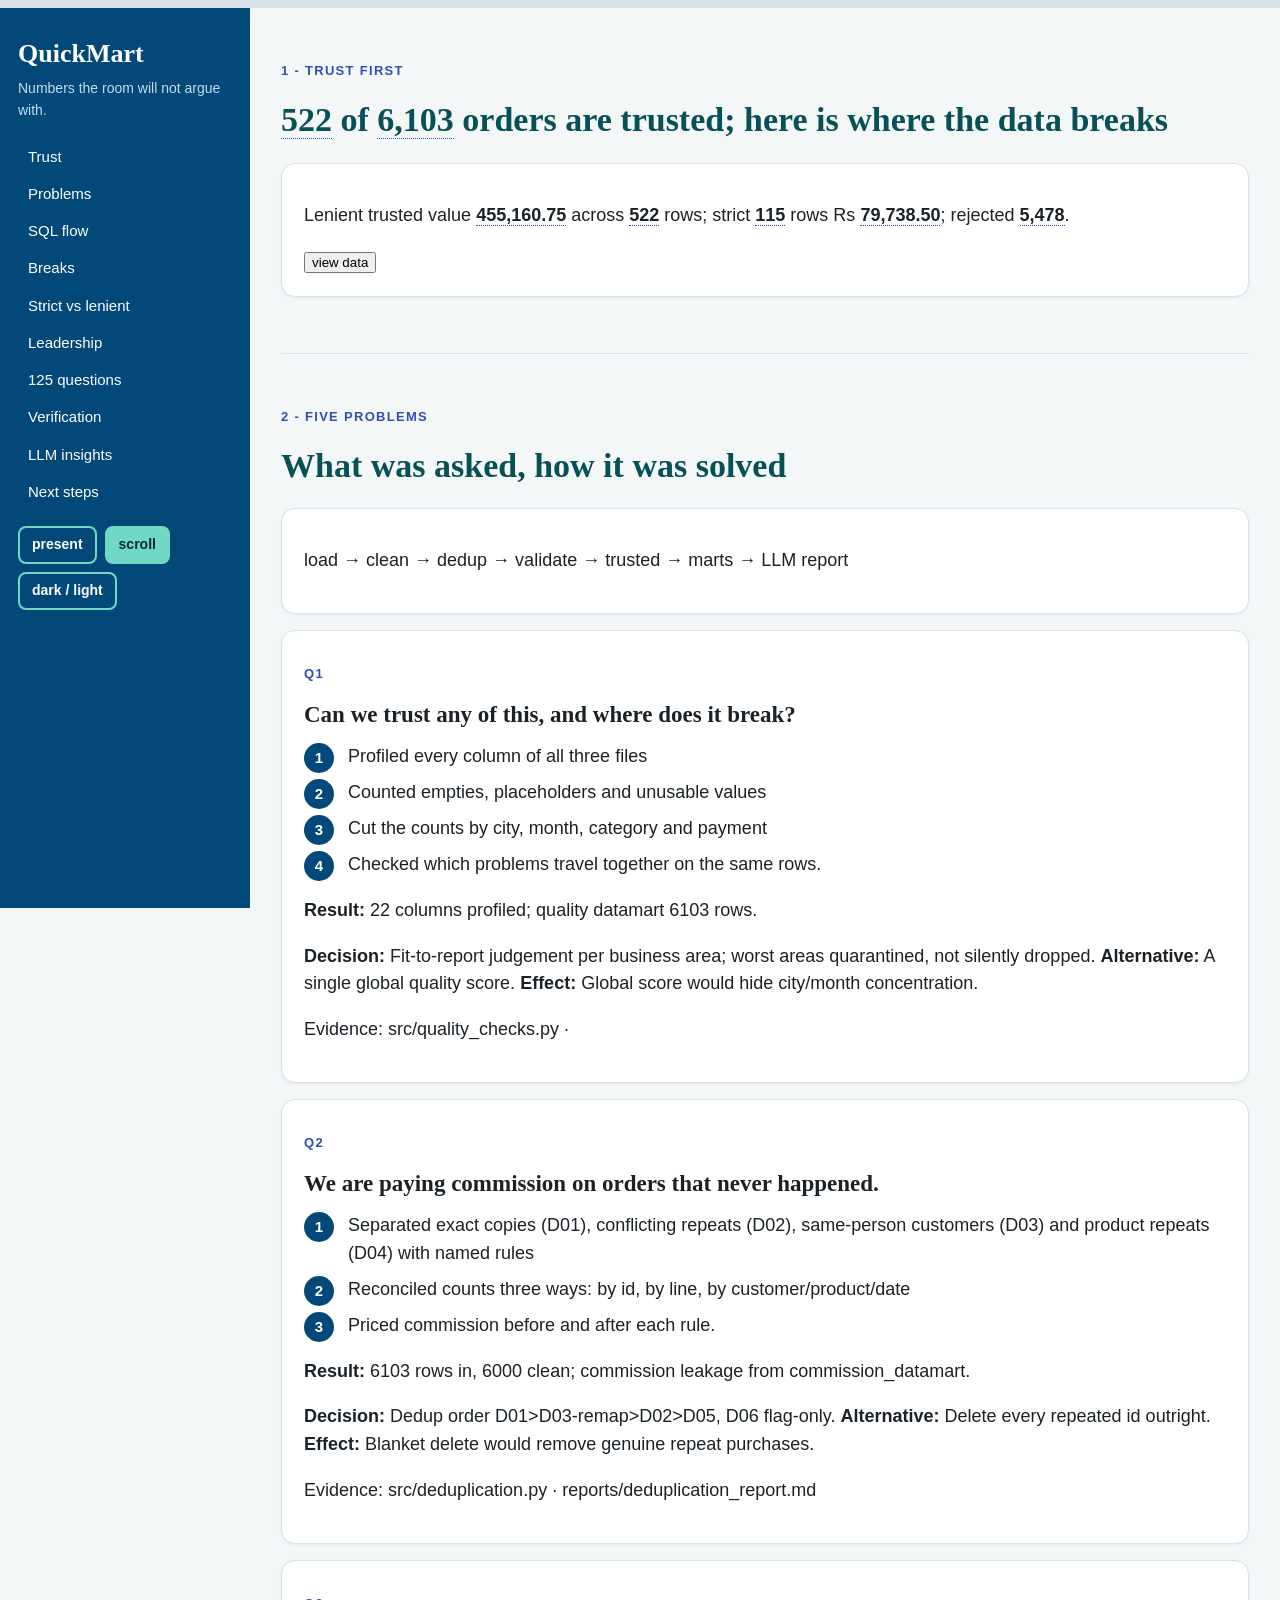
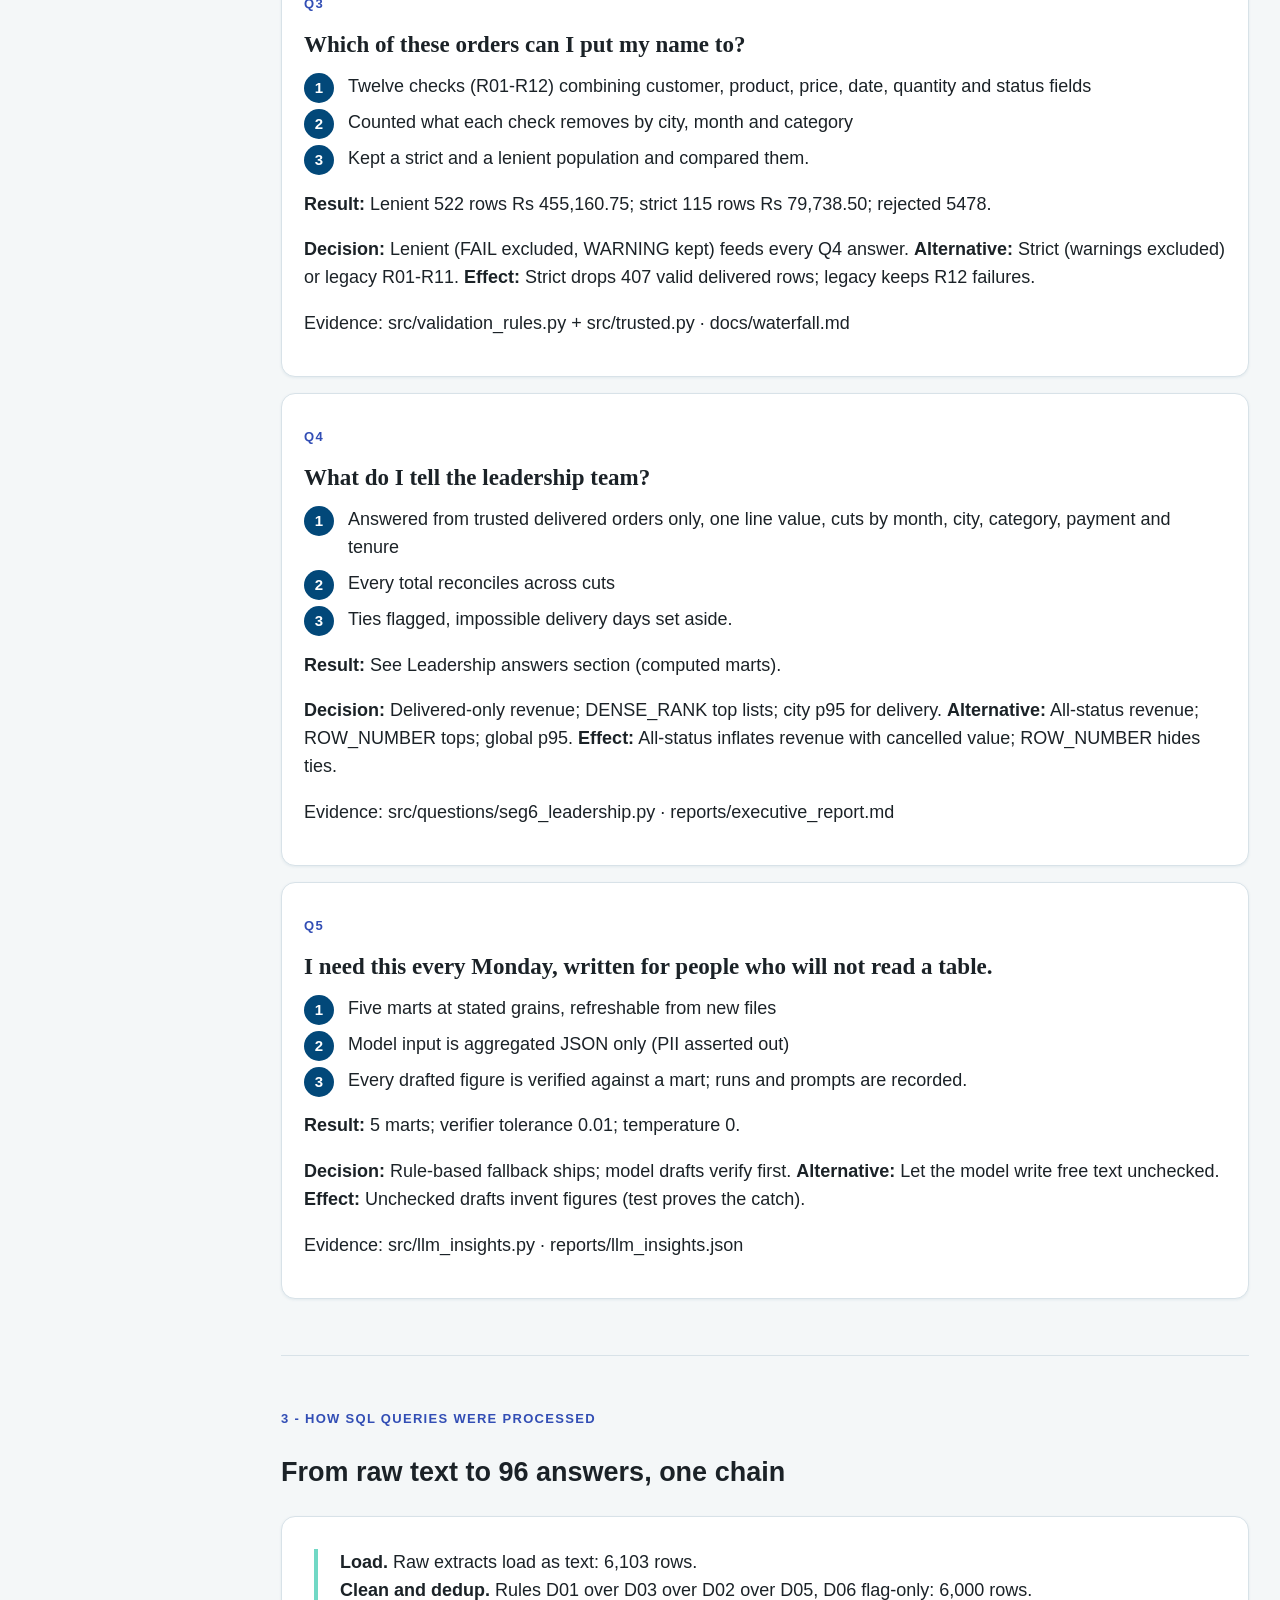
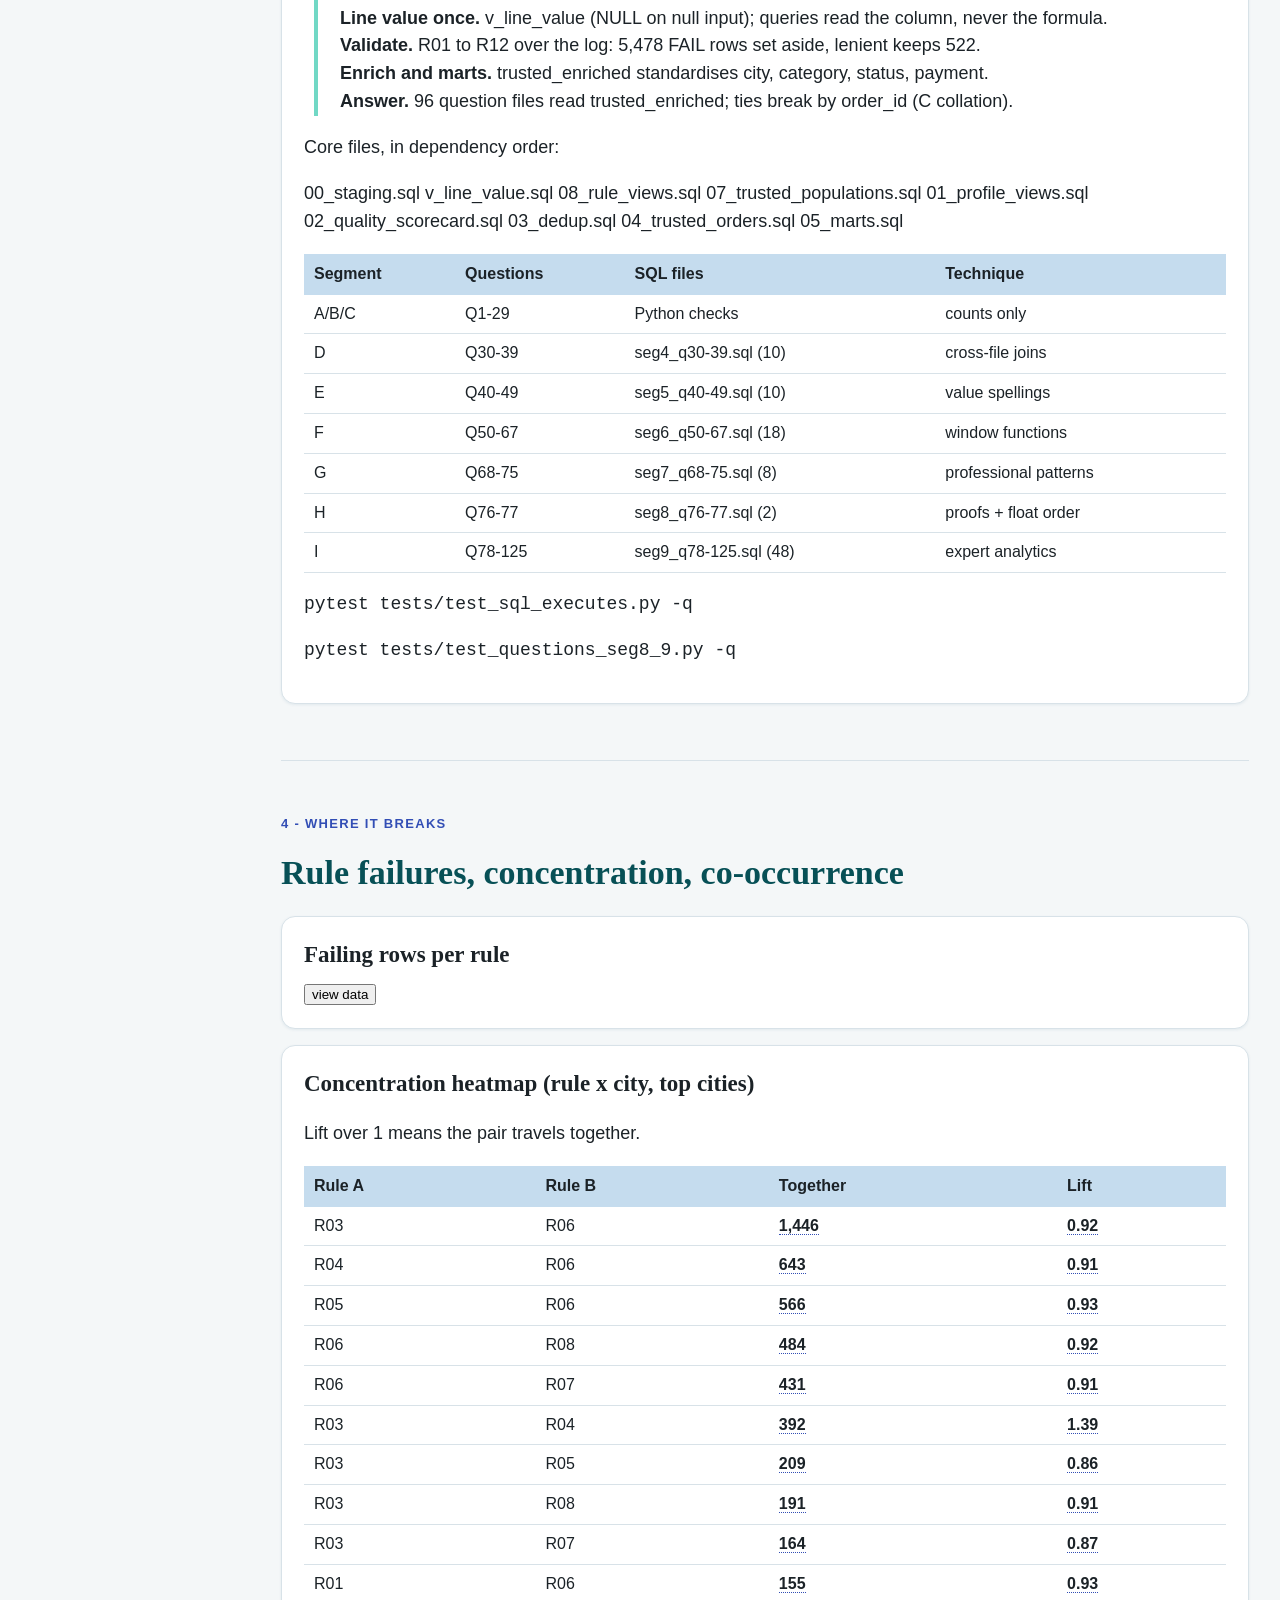
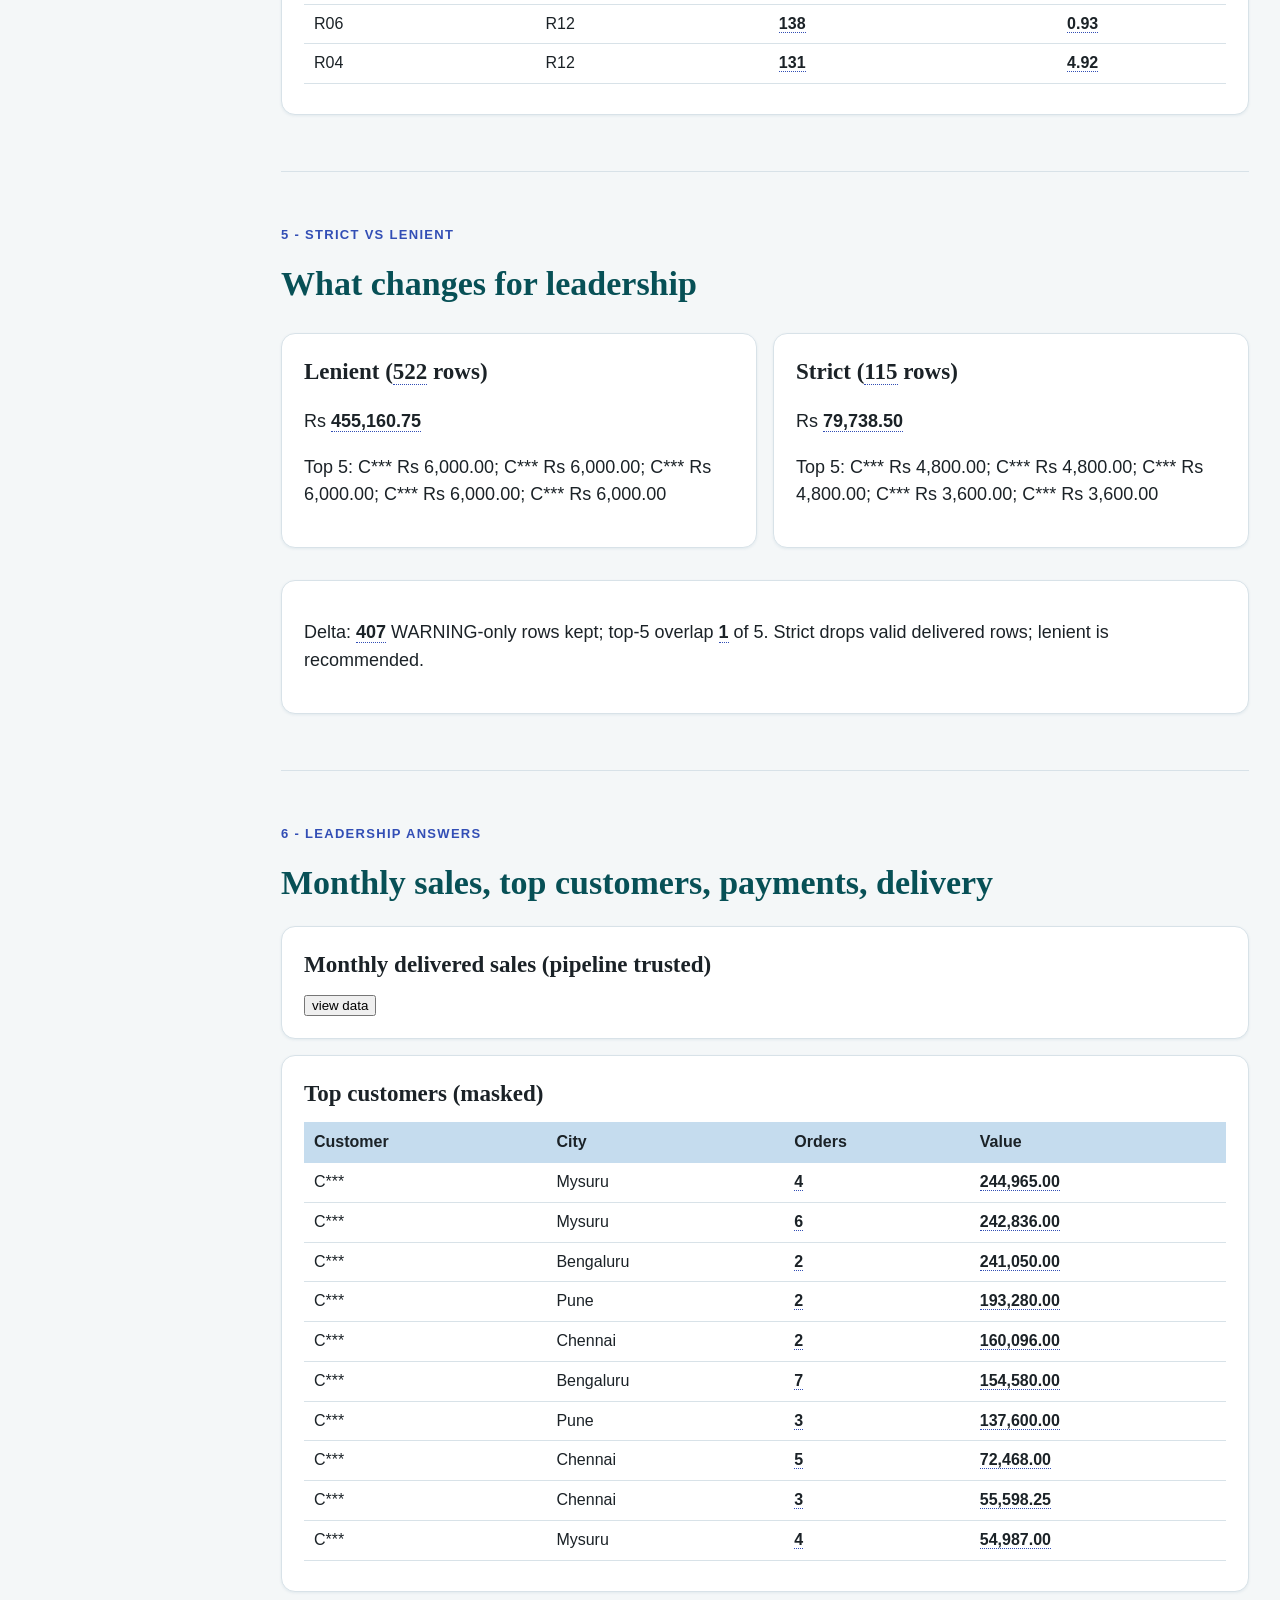
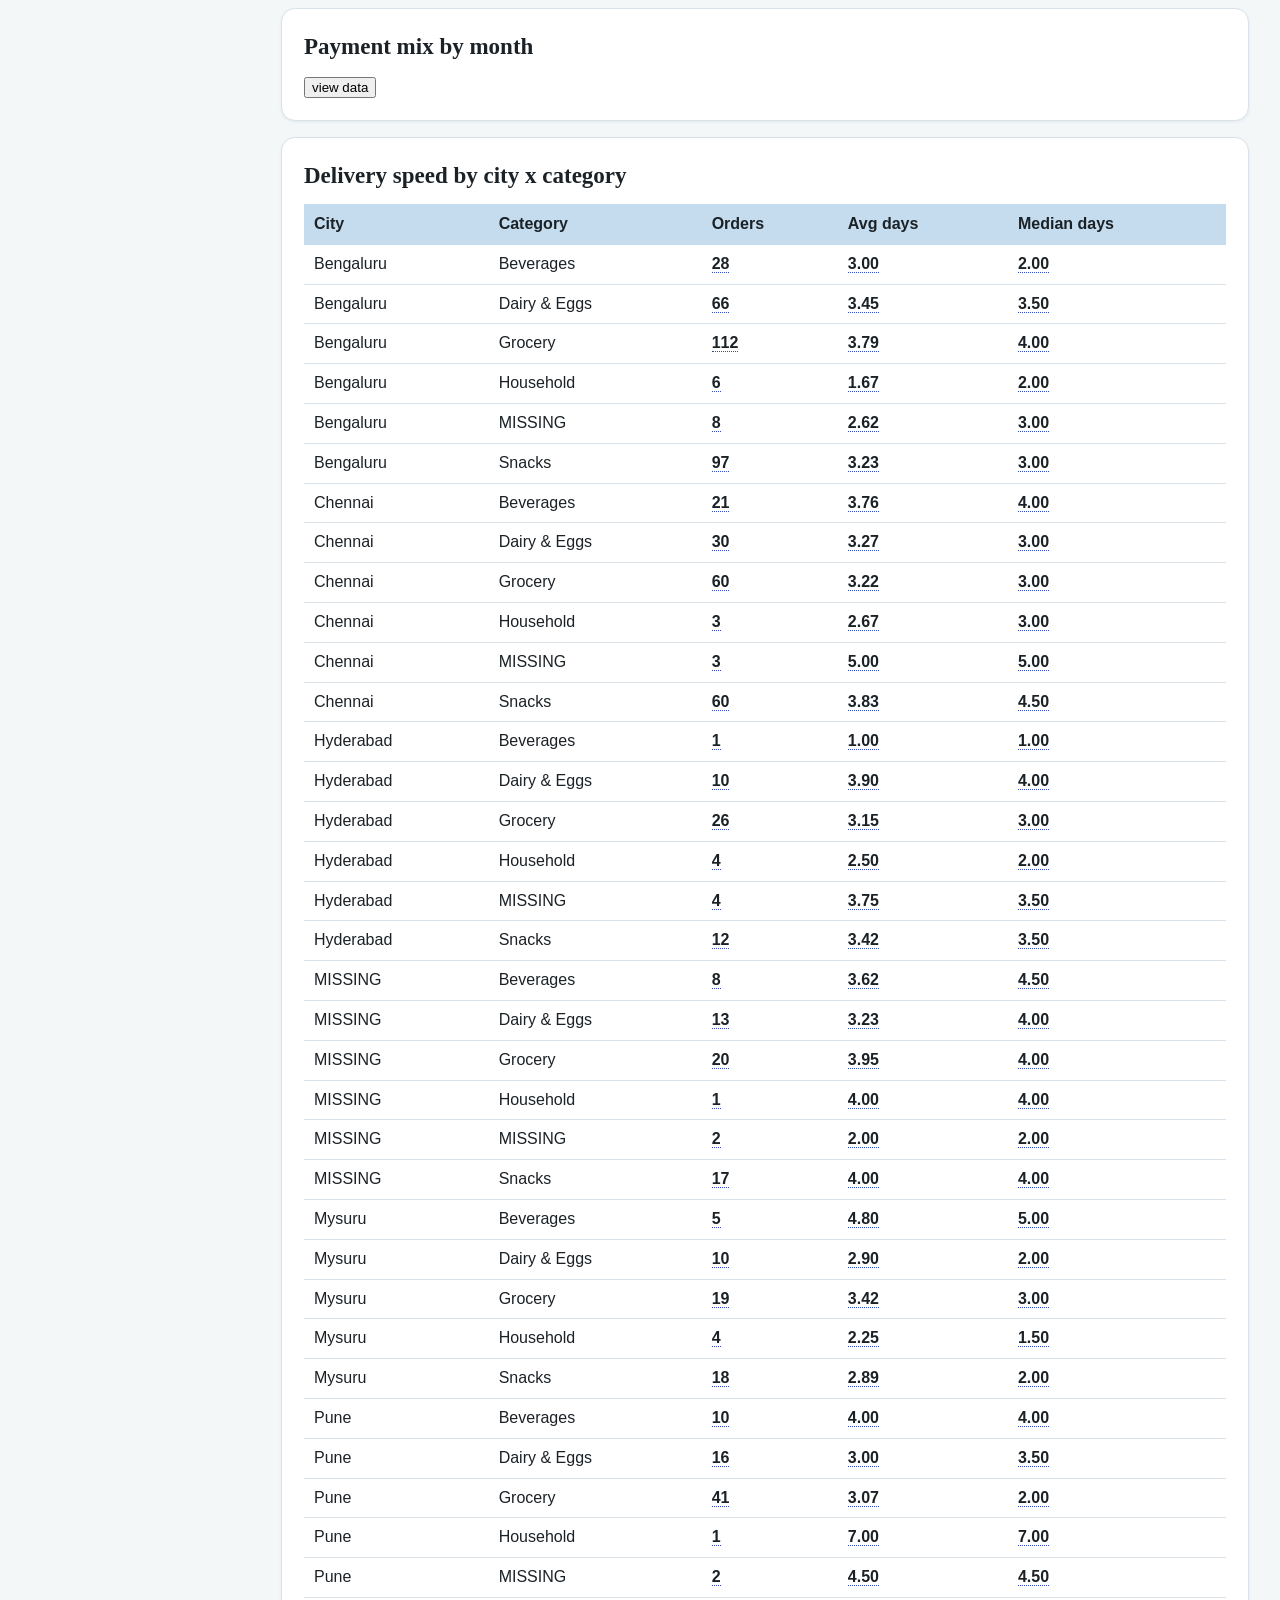
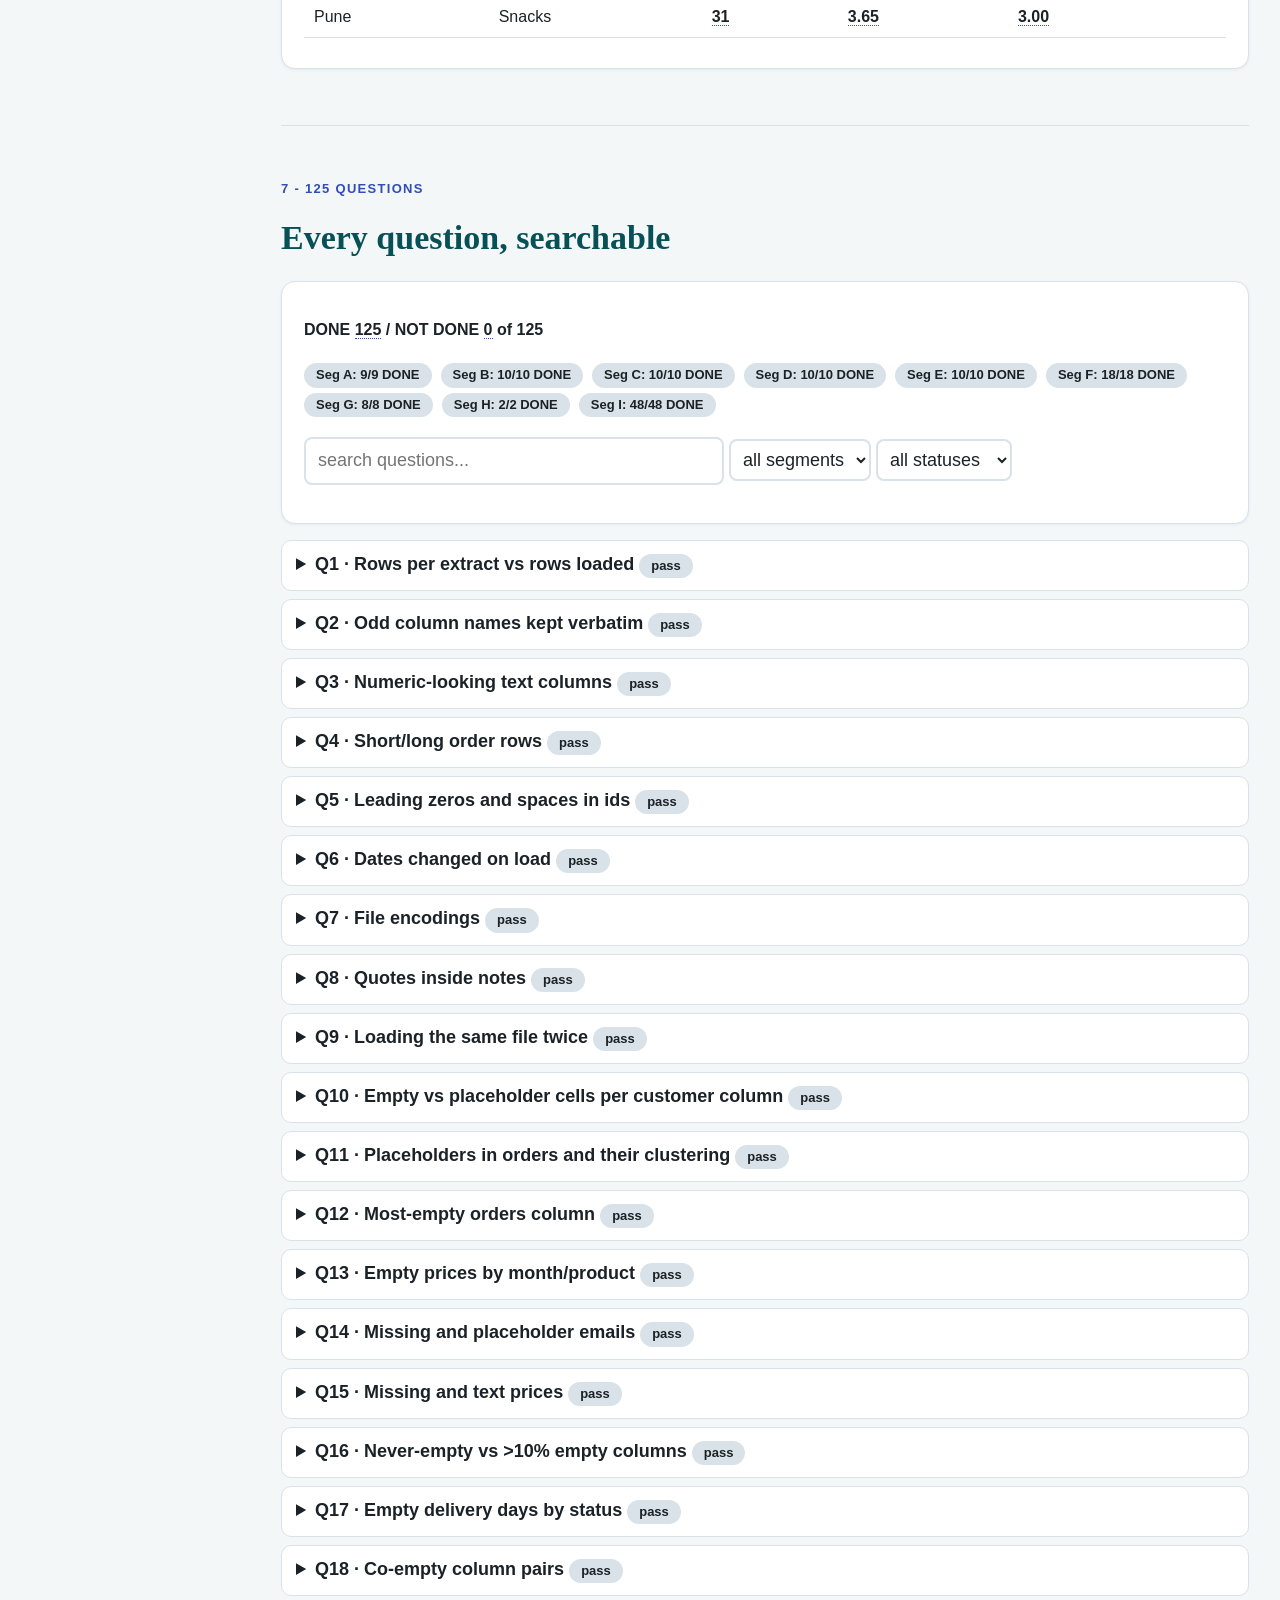
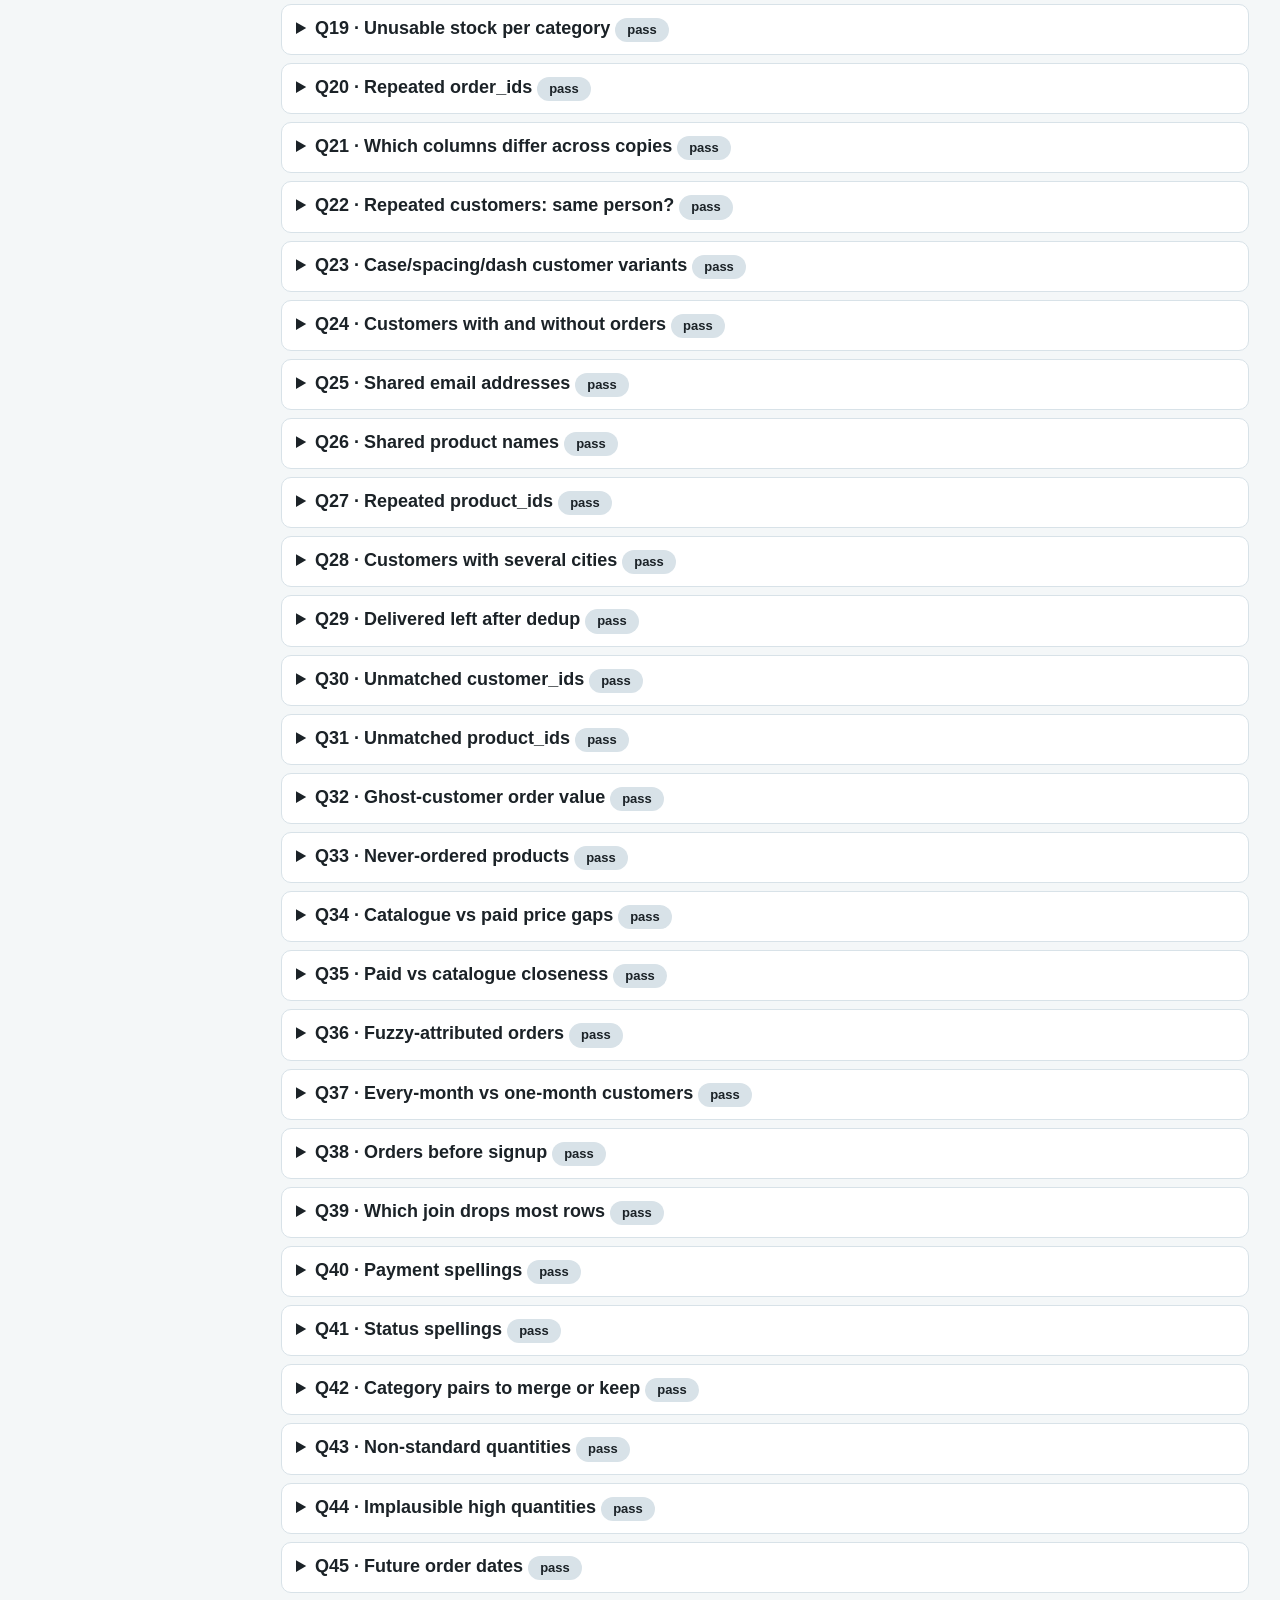
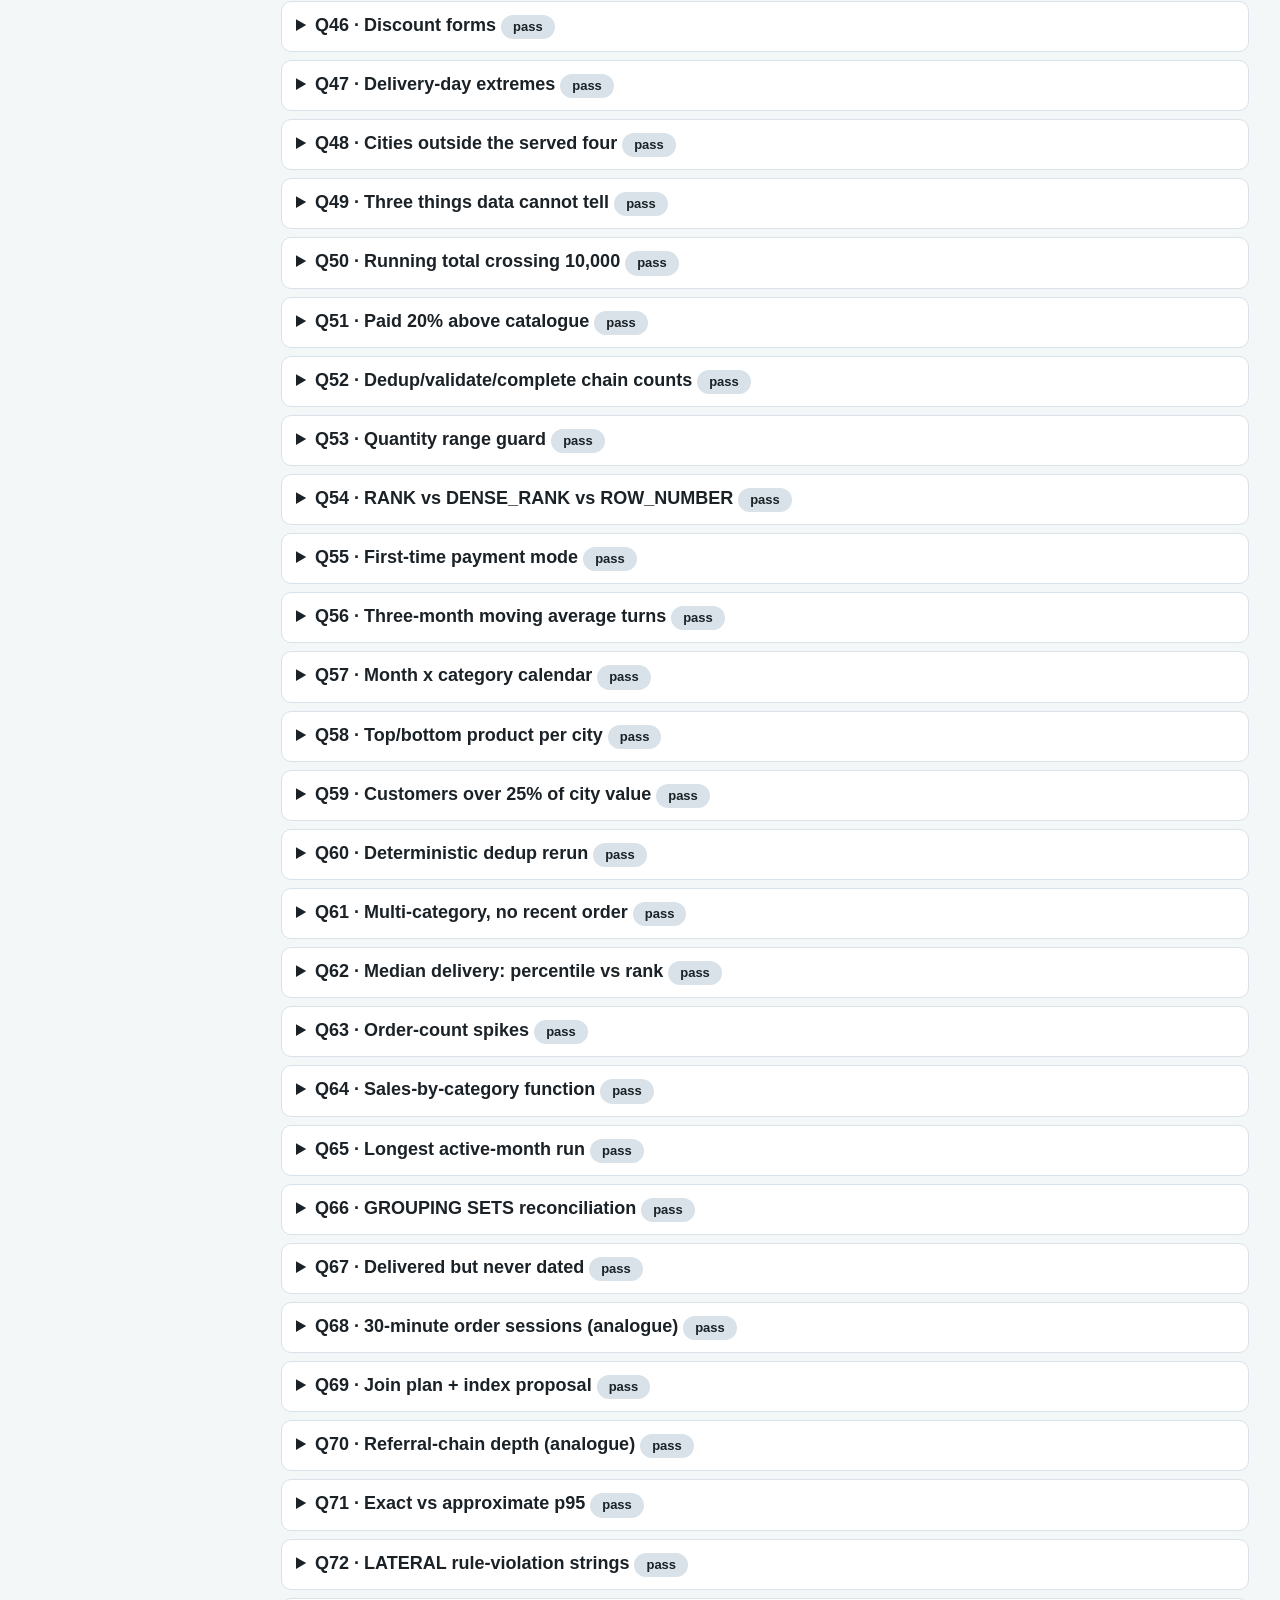
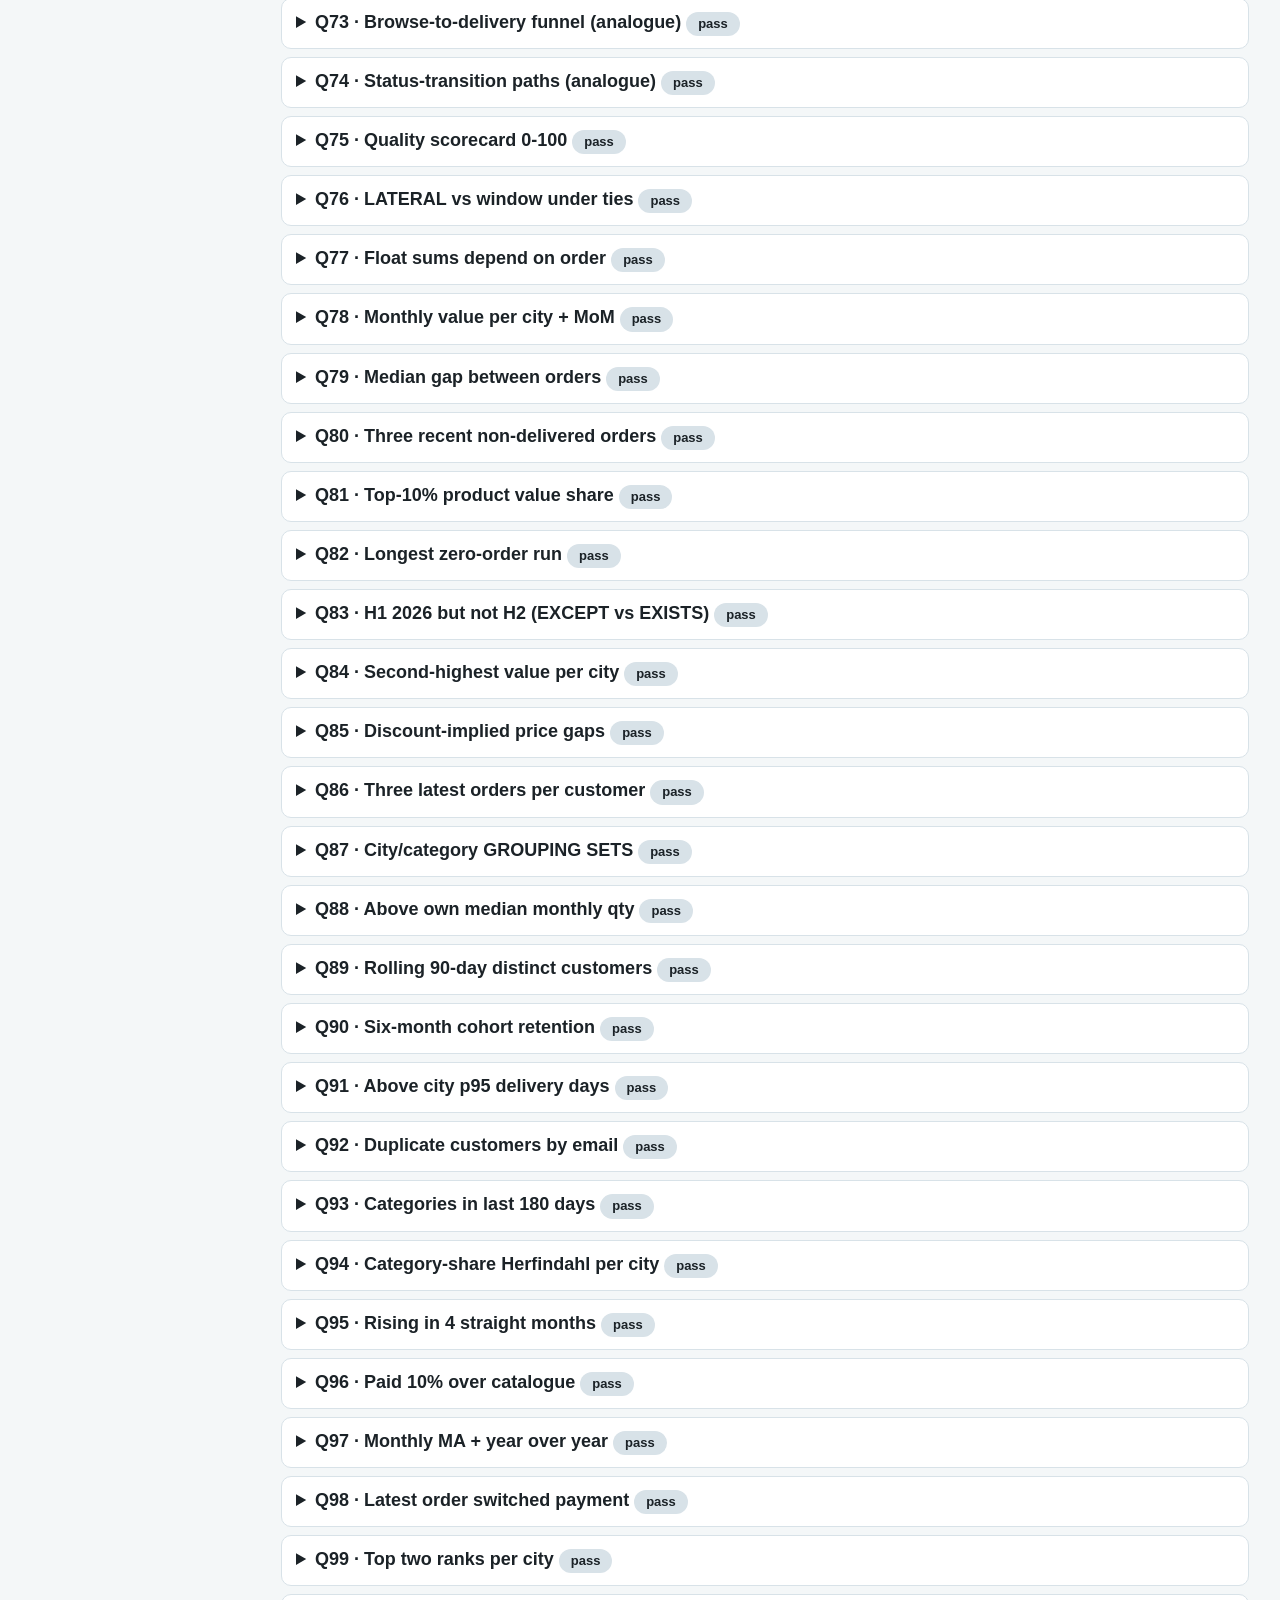
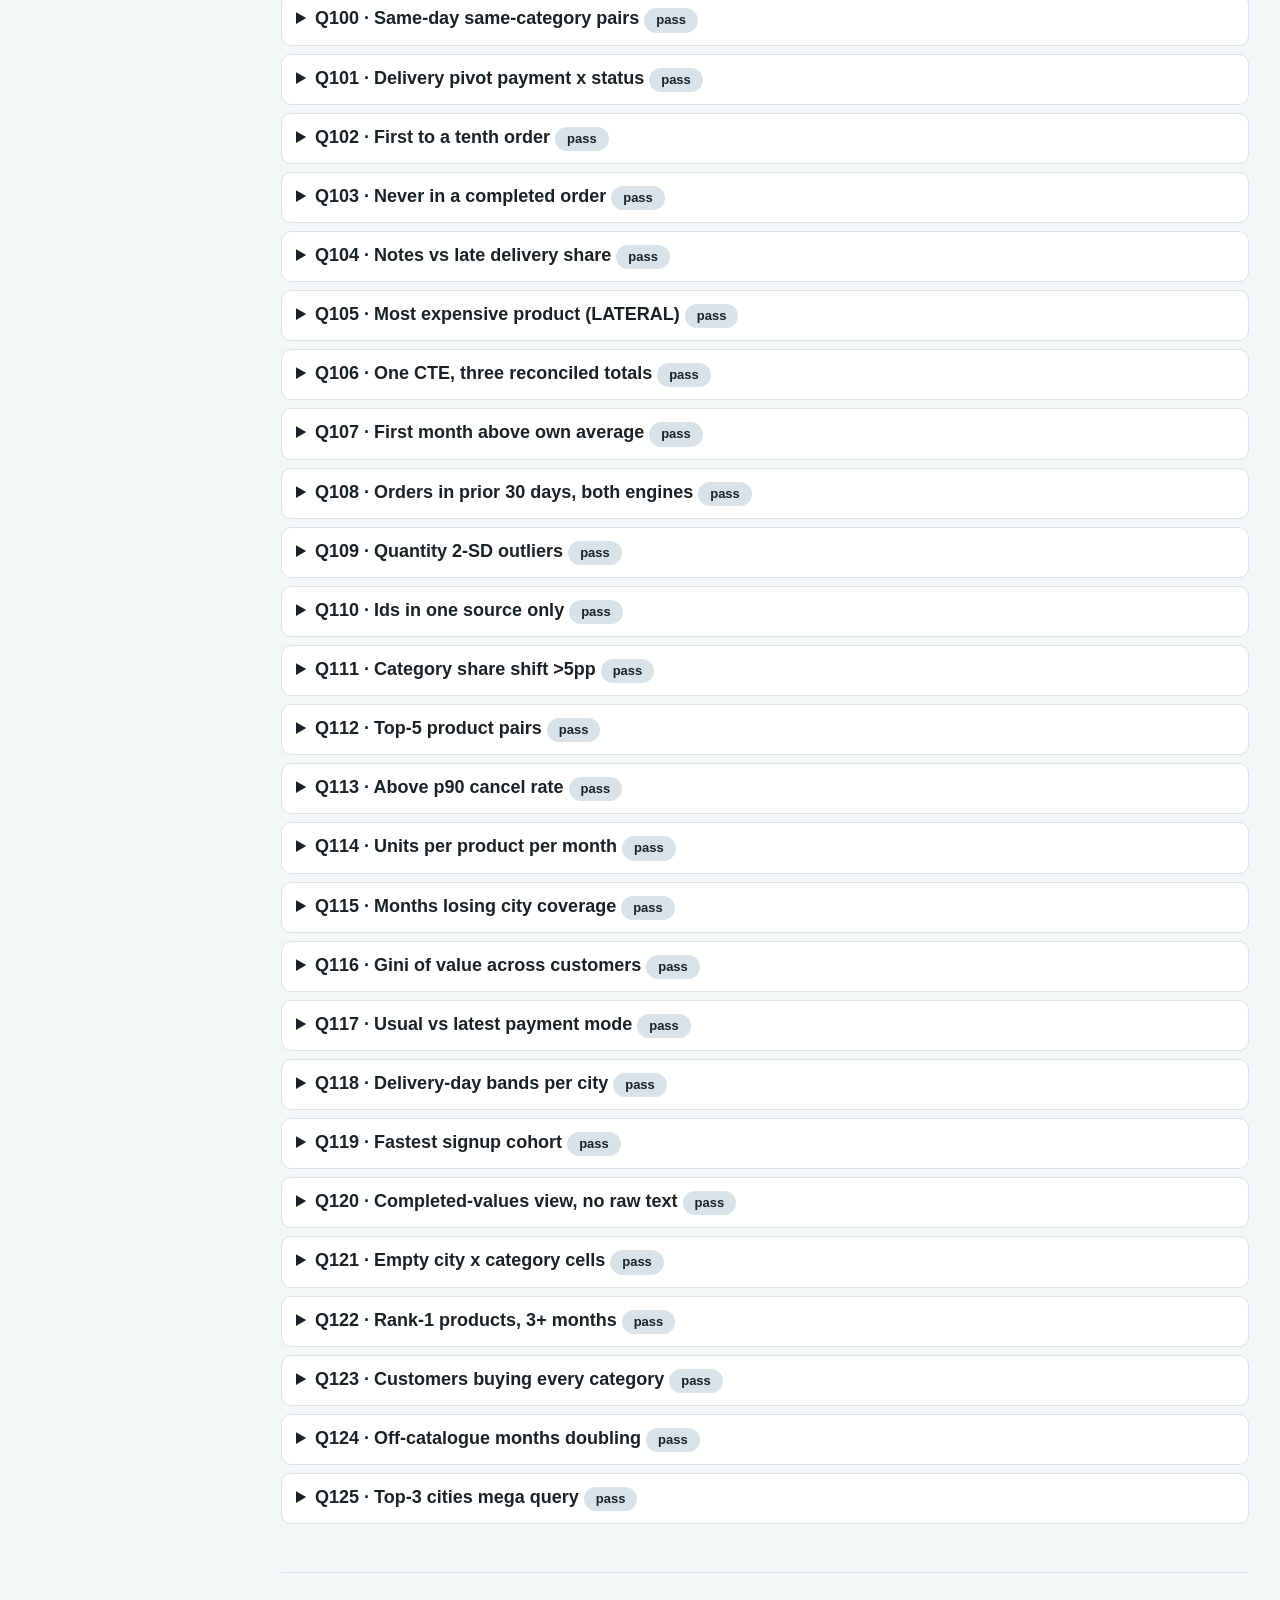
<file: Capstone_3/dashboard/index.html>
<!doctype html><html lang="en" data-theme="light"><head><meta charset="utf-8"><meta name="viewport" content="width=device-width,initial-scale=1"><title>QuickMart delivery dashboard</title><style>
:root{--navy:#024879;--teal:#075056;--turq:#71D8C5;--sky:#C5DCEE;
--paper:#F4F7F8;--card:#FFFFFF;--ink:#1B2227;--line:#D8E2E8;
--mut:#54666F;--cobalt:#324EB5;--amber:#B97A1A}
[data-theme="dark"]{--paper:#0D181F;--card:#14232C;--ink:#E9F2F5;
--line:#28424E;--mut:#A3BCC6;--sky:#14404D}
*{box-sizing:border-box}
body{margin:0;background:var(--paper);color:var(--ink);
font-family:Calibri,"Segoe UI",Arial,sans-serif;font-size:18px;line-height:1.55}
.layout{display:flex;min-height:100vh}
aside.side{width:250px;flex:none;background:var(--navy);color:#fff;
padding:26px 18px;position:sticky;top:0;height:100vh;overflow:auto}
aside.side h1{font-family:Georgia,"Times New Roman",serif;font-size:26px;
margin:0 0 4px}
aside.side p{font-size:14px;color:var(--sky);margin:0 0 16px}
aside.side nav a{display:block;color:#fff;text-decoration:none;font-size:15px;
padding:7px 10px;border-radius:8px}
aside.side nav a:hover{background:rgba(255,255,255,.14)}
.toolbar{display:flex;gap:8px;flex-wrap:wrap;margin-top:16px}
.toolbar button{font:inherit;font-size:14px;font-weight:700;border:2px solid
var(--turq);background:transparent;color:#fff;border-radius:8px;
padding:6px 12px;cursor:pointer}
.toolbar button.on,.toolbar button:hover{background:var(--turq);color:#062b30}
main{flex:1;min-width:0}
.wrap{max-width:1020px;margin:0 auto;padding:0 26px}
#progress{height:8px;background:var(--line)}
#progress i{display:block;height:100%;width:0;background:var(--turq)}
section.slide{padding:40px 0;border-bottom:1px solid var(--line)}
.kicker{text-transform:uppercase;letter-spacing:.1em;font-size:13px;
font-weight:700;color:var(--cobalt)}
h2.sec{font-family:Georgia,"Times New Roman",serif;font-size:34px;
margin:4px 0 6px;color:var(--teal)}
[data-theme="dark"] h2.sec{color:var(--turq)}
.lede{font-size:20px;max-width:60ch}
.card{background:var(--card);border:1px solid var(--line);border-radius:14px;
padding:20px 22px;margin:16px 0;box-shadow:0 1px 3px rgba(2,72,121,.08)}
.card h3{font-family:Georgia,serif;font-size:23px;margin:0 0 8px}
.steps{counter-reset:step;margin:10px 0;padding:0;list-style:none}
.steps li{counter-increment:step;margin:8px 0;padding-left:44px;position:relative}
.steps li::before{content:counter(step);position:absolute;left:0;top:0;
width:30px;height:30px;border-radius:50%;background:var(--navy);color:#fff;
font-weight:700;font-size:15px;text-align:center;line-height:30px}
.timeline{border-left:4px solid var(--turq);margin:12px 0 12px 10px;
padding:0 0 0 22px}
.timeline .stage{margin:0 0 14px;position:relative}
.timeline .stage::before{content:"";position:absolute;left:-31px;top:4px;
width:14px;height:14px;border-radius:50%;background:var(--cobalt);
border:3px solid var(--paper)}
code,.mono{font-family:Consolas,"Courier New",monospace;font-size:15px}
.grid2{display:grid;grid-template-columns:1fr 1fr;gap:16px}
@media(max-width:860px){.grid2{grid-template-columns:1fr}
aside.side{display:none}}
table{border-collapse:collapse;width:100%;font-size:16px;margin:10px 0}
th{background:var(--sky);text-align:left;padding:8px 10px}
td{padding:7px 10px;border-bottom:1px solid var(--line);vertical-align:top}
.num{font-variant-numeric:tabular-nums;font-weight:700;cursor:pointer;
border-bottom:1px dotted var(--cobalt)}
.chip{display:inline-block;font-size:13px;font-weight:700;padding:2px 12px;
border-radius:999px;background:var(--line);margin:2px 4px 2px 0}
.chip.gate{background:var(--cobalt);color:#fff}
.chip.pass{background:#c9ecd9;color:#0b4d2a}
.chip.partial{background:#fdf0c3;color:#7a5b00}
.chip.fail{background:#f7c9c9;color:#7a1010}
.bar{height:22px;background:var(--turq);border-radius:4px;
animation:grow 1.2s ease-out}
@keyframes grow{from{width:0}}
.qrow{border:1px solid var(--line);border-radius:10px;margin:8px 0;
padding:10px 14px;background:var(--card)}
.qrow summary{cursor:pointer;font-weight:600}
.qrow .meta{font-size:14px;color:var(--mut)}
pre.cmd{background:#062b30;color:#bff3e8;padding:12px 16px;border-radius:8px;
overflow-x:auto;font-size:15px}
#popover{position:fixed;z-index:50;background:var(--card);color:var(--ink);
border:2px solid var(--cobalt);border-radius:10px;padding:10px 14px;
max-width:340px;display:none;box-shadow:0 6px 24px rgba(0,0,0,.25)}
.drawer{border:1px dashed var(--cobalt);border-radius:10px;padding:10px 14px;
margin:10px 0}
input[type=text]{font:inherit;padding:8px 12px;border-radius:8px;
border:2px solid var(--line);width:100%;max-width:420px;background:var(--card);
color:var(--ink)}
select{font:inherit;padding:8px;border-radius:8px;background:var(--card);
color:var(--ink);border:2px solid var(--line)}
.ring{font-size:16px;font-weight:700}
blockquote.insight{border-left:5px solid var(--turq);margin:14px 0;
padding:10px 18px;background:var(--card);border-radius:0 12px 12px 0}
footer{padding:26px 0 60px;color:var(--mut);font-size:15px}
body.present section.slide{display:none}
body.present section.slide.active{display:block}
@media print{aside.side,.toolbar,#progress,button{display:none}
body.present section.slide{display:block}.card{break-inside:avoid}}
</style></head><body>
<div id="progress"><i></i></div><div class="layout"><aside class="side"><h1>QuickMart</h1><p>Numbers the room will not argue with.</p><nav><a href="#s1">Trust</a><a href="#s2">Problems</a><a href="#s3">SQL flow</a><a href="#s4">Breaks</a><a href="#s5">Strict vs lenient</a><a href="#s6">Leadership</a><a href="#s7">125 questions</a><a href="#s8">Verification</a><a href="#s9">LLM insights</a><a href="#s10">Next steps</a></nav><div class="toolbar"><button id="btn-present">present</button><button id="btn-scroll" class="on">scroll</button><button id="btn-theme">dark / light</button></div></aside><main><div class="wrap">
<section class="slide" id="s1"><p class="kicker">1 - trust first</p><h2 class="sec"><span class="num" data-src="outputs/lenient_trusted_orders.csv:rows">522</span> of <span class="num" data-src="extracts:orders.csv:rows">6,103</span> orders are trusted; here is where the data breaks</h2><div class="card"><p>Lenient trusted value <span class="num" data-src="outputs/lenient_trusted_orders.csv:line_value_sum">455,160.75</span> across <span class="num" data-src="outputs/lenient_trusted_orders.csv:rows">522</span> rows; strict <span class="num" data-src="outputs/strict_trusted_orders.csv:rows">115</span> rows Rs <span class="num" data-src="outputs/strict_trusted_orders.csv:line_value_sum">79,738.50</span>; rejected <span class="num" data-src="outputs/rejected_orders.csv:rows">5,478</span>.</p><script type="application/json" id="chart-waterfall">[{&quot;k&quot;: &quot;Raw order rows&quot;, &quot;v&quot;: 6103}, {&quot;k&quot;: &quot;After load&quot;, &quot;v&quot;: 6103}, {&quot;k&quot;: &quot;After dedup&quot;, &quot;v&quot;: 6000}, {&quot;k&quot;: &quot;Rejected (FAIL)&quot;, &quot;v&quot;: 5478}, {&quot;k&quot;: &quot;Lenient trusted&quot;, &quot;v&quot;: 522}, {&quot;k&quot;: &quot;Strict trusted&quot;, &quot;v&quot;: 115}]</script><div id="d-chart-waterfall" role="img" aria-label="chart"></div><button data-viewdata="t-chart-waterfall">view data</button><div id="t-chart-waterfall" style="display:none"><table><thead><tr><th>Stage</th><th>Rows</th></tr></thead><tbody><tr><td>Raw order rows</td><td><span class="num" data-src="waterfall:Raw order rows">6,103</span></td></tr><tr><td>After load</td><td><span class="num" data-src="waterfall:After load">6,103</span></td></tr><tr><td>After dedup</td><td><span class="num" data-src="waterfall:After dedup">6,000</span></td></tr><tr><td>Rejected (FAIL)</td><td><span class="num" data-src="waterfall:Rejected (FAIL)">5,478</span></td></tr><tr><td>Lenient trusted</td><td><span class="num" data-src="waterfall:Lenient trusted">522</span></td></tr><tr><td>Strict trusted</td><td><span class="num" data-src="waterfall:Strict trusted">115</span></td></tr></tbody></table></div></div></section>
<section class="slide" id="s2"><p class="kicker">2 - five problems</p><h2 class="sec">What was asked, how it was solved</h2><div class="card"><p>load &#8594; clean &#8594; dedup &#8594; validate &#8594; trusted &#8594; marts &#8594; LLM report</p></div><div class="card"><p class="kicker">Q1</p><h3>Can we trust any of this, and where does it break?</h3><ol class="steps"><li>Profiled every column of all three files</li><li>Counted empties, placeholders and unusable values</li><li>Cut the counts by city, month, category and payment</li><li>Checked which problems travel together on the same rows.</li></ol><p><b>Result:</b> 22 columns profiled; quality datamart 6103 rows.</p><p><b>Decision:</b> Fit-to-report judgement per business area; worst areas quarantined, not silently dropped. <b>Alternative:</b> A single global quality score. <b>Effect:</b> Global score would hide city/month concentration.</p><p class="meta">Evidence: src/quality_checks.py · </p></div><div class="card"><p class="kicker">Q2</p><h3>We are paying commission on orders that never happened.</h3><ol class="steps"><li>Separated exact copies (D01), conflicting repeats (D02), same-person customers (D03) and product repeats (D04) with named rules</li><li>Reconciled counts three ways: by id, by line, by customer/product/date</li><li>Priced commission before and after each rule.</li></ol><p><b>Result:</b> 6103 rows in, 6000 clean; commission leakage from commission_datamart.</p><p><b>Decision:</b> Dedup order D01&gt;D03-remap&gt;D02&gt;D05, D06 flag-only. <b>Alternative:</b> Delete every repeated id outright. <b>Effect:</b> Blanket delete would remove genuine repeat purchases.</p><p class="meta">Evidence: src/deduplication.py · reports/deduplication_report.md</p></div><div class="card"><p class="kicker">Q3</p><h3>Which of these orders can I put my name to?</h3><ol class="steps"><li>Twelve checks (R01-R12) combining customer, product, price, date, quantity and status fields</li><li>Counted what each check removes by city, month and category</li><li>Kept a strict and a lenient population and compared them.</li></ol><p><b>Result:</b> Lenient 522 rows Rs 455,160.75; strict 115 rows Rs 79,738.50; rejected 5478.</p><p><b>Decision:</b> Lenient (FAIL excluded, WARNING kept) feeds every Q4 answer. <b>Alternative:</b> Strict (warnings excluded) or legacy R01-R11. <b>Effect:</b> Strict drops 407 valid delivered rows; legacy keeps R12 failures.</p><p class="meta">Evidence: src/validation_rules.py + src/trusted.py · docs/waterfall.md</p></div><div class="card"><p class="kicker">Q4</p><h3>What do I tell the leadership team?</h3><ol class="steps"><li>Answered from trusted delivered orders only, one line value, cuts by month, city, category, payment and tenure</li><li>Every total reconciles across cuts</li><li>Ties flagged, impossible delivery days set aside.</li></ol><p><b>Result:</b> See Leadership answers section (computed marts).</p><p><b>Decision:</b> Delivered-only revenue; DENSE_RANK top lists; city p95 for delivery. <b>Alternative:</b> All-status revenue; ROW_NUMBER tops; global p95. <b>Effect:</b> All-status inflates revenue with cancelled value; ROW_NUMBER hides ties.</p><p class="meta">Evidence: src/questions/seg6_leadership.py · reports/executive_report.md</p></div><div class="card"><p class="kicker">Q5</p><h3>I need this every Monday, written for people who will not read a table.</h3><ol class="steps"><li>Five marts at stated grains, refreshable from new files</li><li>Model input is aggregated JSON only (PII asserted out)</li><li>Every drafted figure is verified against a mart; runs and prompts are recorded.</li></ol><p><b>Result:</b> 5 marts; verifier tolerance 0.01; temperature 0.</p><p><b>Decision:</b> Rule-based fallback ships; model drafts verify first. <b>Alternative:</b> Let the model write free text unchecked. <b>Effect:</b> Unchecked drafts invent figures (test proves the catch).</p><p class="meta">Evidence: src/llm_insights.py · reports/llm_insights.json</p></div></section>
<section class="slide" id="s3"><p class="kicker">3 - how SQL queries were processed</p><h2>From raw text to 96 answers, one chain</h2><div class="card"><div class="timeline"><div><b>Load.</b> Raw extracts load as text: 6,103 rows.</div><div><b>Clean and dedup.</b> Rules D01 over D03 over D02 over D05, D06 flag-only: 6,000 rows.</div><div><b>Line value once.</b> v_line_value (NULL on null input); queries read the column, never the formula.</div><div><b>Validate.</b> R01 to R12 over the log: 5,478 FAIL rows set aside, lenient keeps 522.</div><div><b>Enrich and marts.</b> trusted_enriched standardises city, category, status, payment.</div><div><b>Answer.</b> 96 question files read trusted_enriched; ties break by order_id (C collation).</div></div><p>Core files, in dependency order:</p><p>00_staging.sql v_line_value.sql 08_rule_views.sql 07_trusted_populations.sql 01_profile_views.sql 02_quality_scorecard.sql 03_dedup.sql 04_trusted_orders.sql 05_marts.sql</p><table><thead><tr><th>Segment</th><th>Questions</th><th>SQL files</th><th>Technique</th></tr></thead><tbody><tr><td>A/B/C</td><td>Q1-29</td><td>Python checks</td><td>counts only</td></tr><tr><td>D</td><td>Q30-39</td><td>seg4_q30-39.sql (10)</td><td>cross-file joins</td></tr><tr><td>E</td><td>Q40-49</td><td>seg5_q40-49.sql (10)</td><td>value spellings</td></tr><tr><td>F</td><td>Q50-67</td><td>seg6_q50-67.sql (18)</td><td>window functions</td></tr><tr><td>G</td><td>Q68-75</td><td>seg7_q68-75.sql (8)</td><td>professional patterns</td></tr><tr><td>H</td><td>Q76-77</td><td>seg8_q76-77.sql (2)</td><td>proofs + float order</td></tr><tr><td>I</td><td>Q78-125</td><td>seg9_q78-125.sql (48)</td><td>expert analytics</td></tr></tbody></table><pre>pytest tests/test_sql_executes.py -q</pre><pre>pytest tests/test_questions_seg8_9.py -q</pre></div></section>
<section class="slide" id="s4"><p class="kicker">4 - where it breaks</p><h2 class="sec">Rule failures, concentration, co-occurrence</h2><div class="card"><h3>Failing rows per rule</h3><script type="application/json" id="chart-rules">[{&quot;k&quot;: &quot;R01&quot;, &quot;v&quot;: 198}, {&quot;k&quot;: &quot;R02&quot;, &quot;v&quot;: 159}, {&quot;k&quot;: &quot;R03&quot;, &quot;v&quot;: 1851}, {&quot;k&quot;: &quot;R04&quot;, &quot;v&quot;: 833}, {&quot;k&quot;: &quot;R05&quot;, &quot;v&quot;: 718}, {&quot;k&quot;: &quot;R06&quot;, &quot;v&quot;: 4636}, {&quot;k&quot;: &quot;R07&quot;, &quot;v&quot;: 561}, {&quot;k&quot;: &quot;R08&quot;, &quot;v&quot;: 623}, {&quot;k&quot;: &quot;R09&quot;, &quot;v&quot;: 0}, {&quot;k&quot;: &quot;R10&quot;, &quot;v&quot;: 75}, {&quot;k&quot;: &quot;R11&quot;, &quot;v&quot;: 0}, {&quot;k&quot;: &quot;R12&quot;, &quot;v&quot;: 175}]</script><div id="d-chart-rules" role="img" aria-label="chart"></div><button data-viewdata="t-chart-rules">view data</button><div id="t-chart-rules" style="display:none"><table><thead><tr><th>Rule</th><th>Name</th><th>Failing</th><th>Value removed</th><th>Top city</th><th>Top month</th><th>Top payment</th></tr></thead><tbody><tr><td>R01</td><td>Customer Exists</td><td><span class="num" data-src="rule_failure_log:R01:FAIL">198</span></td><td><span class="num" data-src="rule_failure_log:R01:value">632,870.25</span></td><td>UNKNOWN</td><td>2026-08</td><td>Credit Card</td></tr><tr><td>R02</td><td>Product Exists</td><td><span class="num" data-src="rule_failure_log:R02:FAIL">159</span></td><td><span class="num" data-src="rule_failure_log:R02:value">142,535.00</span></td><td>Bengaluru</td><td>2024-04</td><td>Credit Card</td></tr><tr><td>R03</td><td>Customer Signup Before Order</td><td><span class="num" data-src="rule_failure_log:R03:FAIL">1,851</span></td><td><span class="num" data-src="rule_failure_log:R03:value">3,426,625.75</span></td><td>Bengaluru</td><td></td><td>Credit Card</td></tr><tr><td>R04</td><td>Valid Order Date</td><td><span class="num" data-src="rule_failure_log:R04:FAIL">833</span></td><td><span class="num" data-src="rule_failure_log:R04:value">1,865,126.50</span></td><td>Bengaluru</td><td></td><td>Credit Card</td></tr><tr><td>R05</td><td>Valid Quantity</td><td><span class="num" data-src="rule_failure_log:R05:FAIL">718</span></td><td><span class="num" data-src="rule_failure_log:R05:value">10,266,694.00</span></td><td>Bengaluru</td><td></td><td>COD</td></tr><tr><td>R06</td><td>Valid Price</td><td><span class="num" data-src="rule_failure_log:R06:FAIL">4,636</span></td><td><span class="num" data-src="rule_failure_log:R06:value">12,556,053.75</span></td><td>Bengaluru</td><td></td><td>Credit Card</td></tr><tr><td>R07</td><td>Valid Discount</td><td><span class="num" data-src="rule_failure_log:R07:FAIL">561</span></td><td><span class="num" data-src="rule_failure_log:R07:value">0.00</span></td><td>Bengaluru</td><td></td><td>Credit Card</td></tr><tr><td>R08</td><td>Valid Status</td><td><span class="num" data-src="rule_failure_log:R08:FAIL">623</span></td><td><span class="num" data-src="rule_failure_log:R08:value">1,328,623.25</span></td><td>Bengaluru</td><td></td><td>COD</td></tr><tr><td>R09</td><td>Valid Payment</td><td><span class="num" data-src="rule_failure_log:R09:FAIL">0</span></td><td><span class="num" data-src="rule_failure_log:R09:value">0.00</span></td><td></td><td></td><td></td></tr><tr><td>R10</td><td>Valid Delivery Days</td><td><span class="num" data-src="rule_failure_log:R10:FAIL">75</span></td><td><span class="num" data-src="rule_failure_log:R10:value">229,174.25</span></td><td>Bengaluru</td><td></td><td>Credit Card</td></tr><tr><td>R11</td><td>Inventory Feasibility</td><td><span class="num" data-src="rule_failure_log:R11:FAIL">0</span></td><td><span class="num" data-src="rule_failure_log:R11:value">0.00</span></td><td></td><td></td><td></td></tr><tr><td>R12</td><td>Cross-field Business Rule</td><td><span class="num" data-src="rule_failure_log:R12:FAIL">175</span></td><td><span class="num" data-src="rule_failure_log:R12:value">286,884.75</span></td><td>Bengaluru</td><td>2027-04</td><td>Credit Card</td></tr></tbody></table></div></div><div class="card"><h3>Concentration heatmap (rule x city, top cities)</h3><script type="application/json" id="heat-rules">{&quot;cells&quot;: [{&quot;c&quot;: &quot;UNKNOWN&quot;, &quot;n&quot;: 198, &quot;r&quot;: &quot;R01&quot;}, {&quot;c&quot;: &quot;Bengaluru&quot;, &quot;n&quot;: 56, &quot;r&quot;: &quot;R02&quot;}, {&quot;c&quot;: &quot;Chennai&quot;, &quot;n&quot;: 32, &quot;r&quot;: &quot;R02&quot;}, {&quot;c&quot;: &quot;Pune&quot;, &quot;n&quot;: 19, &quot;r&quot;: &quot;R02&quot;}, {&quot;c&quot;: &quot;Hyderabad&quot;, &quot;n&quot;: 15, &quot;r&quot;: &quot;R02&quot;}, {&quot;c&quot;: &quot;UNKNOWN&quot;, &quot;n&quot;: 14, &quot;r&quot;: &quot;R02&quot;}, {&quot;c&quot;: &quot;Bengaluru&quot;, &quot;n&quot;: 644, &quot;r&quot;: &quot;R03&quot;}, {&quot;c&quot;: &quot;Chennai&quot;, &quot;n&quot;: 423, &quot;r&quot;: &quot;R03&quot;}, {&quot;c&quot;: &quot;Pune&quot;, &quot;n&quot;: 292, &quot;r&quot;: &quot;R03&quot;}, {&quot;c&quot;: &quot;Hyderabad&quot;, &quot;n&quot;: 222, &quot;r&quot;: &quot;R03&quot;}, {&quot;c&quot;: &quot;Mysuru&quot;, &quot;n&quot;: 113, &quot;r&quot;: &quot;R03&quot;}, {&quot;c&quot;: &quot;Bengaluru&quot;, &quot;n&quot;: 305, &quot;r&quot;: &quot;R04&quot;}, {&quot;c&quot;: &quot;Chennai&quot;, &quot;n&quot;: 175, &quot;r&quot;: &quot;R04&quot;}, {&quot;c&quot;: &quot;Pune&quot;, &quot;n&quot;: 114, &quot;r&quot;: &quot;R04&quot;}, {&quot;c&quot;: &quot;Hyderabad&quot;, &quot;n&quot;: 74, &quot;r&quot;: &quot;R04&quot;}, {&quot;c&quot;: &quot;UNKNOWN&quot;, &quot;n&quot;: 66, &quot;r&quot;: &quot;R04&quot;}, {&quot;c&quot;: &quot;Bengaluru&quot;, &quot;n&quot;: 262, &quot;r&quot;: &quot;R05&quot;}, {&quot;c&quot;: &quot;Chennai&quot;, &quot;n&quot;: 155, &quot;r&quot;: &quot;R05&quot;}, {&quot;c&quot;: &quot;Pune&quot;, &quot;n&quot;: 102, &quot;r&quot;: &quot;R05&quot;}, {&quot;c&quot;: &quot;UNKNOWN&quot;, &quot;n&quot;: 54, &quot;r&quot;: &quot;R05&quot;}, {&quot;c&quot;: &quot;Hyderabad&quot;, &quot;n&quot;: 52, &quot;r&quot;: &quot;R05&quot;}, {&quot;c&quot;: &quot;Bengaluru&quot;, &quot;n&quot;: 1660, &quot;r&quot;: &quot;R06&quot;}, {&quot;c&quot;: &quot;Chennai&quot;, &quot;n&quot;: 954, &quot;r&quot;: &quot;R06&quot;}, {&quot;c&quot;: &quot;Pune&quot;, &quot;n&quot;: 674, &quot;r&quot;: &quot;R06&quot;}, {&quot;c&quot;: &quot;Hyderabad&quot;, &quot;n&quot;: 379, &quot;r&quot;: &quot;R06&quot;}, {&quot;c&quot;: &quot;UNKNOWN&quot;, &quot;n&quot;: 363, &quot;r&quot;: &quot;R06&quot;}, {&quot;c&quot;: &quot;Bengaluru&quot;, &quot;n&quot;: 187, &quot;r&quot;: &quot;R07&quot;}, {&quot;c&quot;: &quot;Chennai&quot;, &quot;n&quot;: 124, &quot;r&quot;: &quot;R07&quot;}, {&quot;c&quot;: &quot;Pune&quot;, &quot;n&quot;: 77, &quot;r&quot;: &quot;R07&quot;}, {&quot;c&quot;: &quot;Hyderabad&quot;, &quot;n&quot;: 48, &quot;r&quot;: &quot;R07&quot;}, {&quot;c&quot;: &quot;UNKNOWN&quot;, &quot;n&quot;: 45, &quot;r&quot;: &quot;R07&quot;}, {&quot;c&quot;: &quot;Bengaluru&quot;, &quot;n&quot;: 216, &quot;r&quot;: &quot;R08&quot;}, {&quot;c&quot;: &quot;Chennai&quot;, &quot;n&quot;: 124, &quot;r&quot;: &quot;R08&quot;}, {&quot;c&quot;: &quot;Pune&quot;, &quot;n&quot;: 96, &quot;r&quot;: &quot;R08&quot;}, {&quot;c&quot;: &quot;UNKNOWN&quot;, &quot;n&quot;: 55, &quot;r&quot;: &quot;R08&quot;}, {&quot;c&quot;: &quot;Hyderabad&quot;, &quot;n&quot;: 47, &quot;r&quot;: &quot;R08&quot;}, {&quot;c&quot;: &quot;Bengaluru&quot;, &quot;n&quot;: 27, &quot;r&quot;: &quot;R10&quot;}, {&quot;c&quot;: &quot;Chennai&quot;, &quot;n&quot;: 18, &quot;r&quot;: &quot;R10&quot;}, {&quot;c&quot;: &quot;MISSING&quot;, &quot;n&quot;: 7, &quot;r&quot;: &quot;R10&quot;}, {&quot;c&quot;: &quot;Hyderabad&quot;, &quot;n&quot;: 7, &quot;r&quot;: &quot;R10&quot;}, {&quot;c&quot;: &quot;UNKNOWN&quot;, &quot;n&quot;: 6, &quot;r&quot;: &quot;R10&quot;}, {&quot;c&quot;: &quot;Bengaluru&quot;, &quot;n&quot;: 71, &quot;r&quot;: &quot;R12&quot;}, {&quot;c&quot;: &quot;Chennai&quot;, &quot;n&quot;: 34, &quot;r&quot;: &quot;R12&quot;}, {&quot;c&quot;: &quot;Pune&quot;, &quot;n&quot;: 24, &quot;r&quot;: &quot;R12&quot;}, {&quot;c&quot;: &quot;Hyderabad&quot;, &quot;n&quot;: 16, &quot;r&quot;: &quot;R12&quot;}, {&quot;c&quot;: &quot;MISSING&quot;, &quot;n&quot;: 12, &quot;r&quot;: &quot;R12&quot;}], &quot;cols&quot;: [&quot;UNKNOWN&quot;, &quot;Bengaluru&quot;, &quot;Chennai&quot;, &quot;Pune&quot;, &quot;Hyderabad&quot;, &quot;Mysuru&quot;, &quot;MISSING&quot;], &quot;rows&quot;: [&quot;R01&quot;, &quot;R02&quot;, &quot;R03&quot;, &quot;R04&quot;, &quot;R05&quot;, &quot;R06&quot;, &quot;R07&quot;, &quot;R08&quot;, &quot;R09&quot;, &quot;R10&quot;, &quot;R11&quot;, &quot;R12&quot;]}</script><div id="d-heat-rules" role="img" aria-label="heatmap"></div><p>Lift over 1 means the pair travels together.</p><table><thead><tr><th>Rule A</th><th>Rule B</th><th>Together</th><th>Lift</th></tr></thead><tbody><tr><td>R03</td><td>R06</td><td><span class="num" data-src="rule_failure_log:cooccurrence">1,446</span></td><td><span class="num" data-src="rule_failure_log:lift">0.92</span></td></tr><tr><td>R04</td><td>R06</td><td><span class="num" data-src="rule_failure_log:cooccurrence">643</span></td><td><span class="num" data-src="rule_failure_log:lift">0.91</span></td></tr><tr><td>R05</td><td>R06</td><td><span class="num" data-src="rule_failure_log:cooccurrence">566</span></td><td><span class="num" data-src="rule_failure_log:lift">0.93</span></td></tr><tr><td>R06</td><td>R08</td><td><span class="num" data-src="rule_failure_log:cooccurrence">484</span></td><td><span class="num" data-src="rule_failure_log:lift">0.92</span></td></tr><tr><td>R06</td><td>R07</td><td><span class="num" data-src="rule_failure_log:cooccurrence">431</span></td><td><span class="num" data-src="rule_failure_log:lift">0.91</span></td></tr><tr><td>R03</td><td>R04</td><td><span class="num" data-src="rule_failure_log:cooccurrence">392</span></td><td><span class="num" data-src="rule_failure_log:lift">1.39</span></td></tr><tr><td>R03</td><td>R05</td><td><span class="num" data-src="rule_failure_log:cooccurrence">209</span></td><td><span class="num" data-src="rule_failure_log:lift">0.86</span></td></tr><tr><td>R03</td><td>R08</td><td><span class="num" data-src="rule_failure_log:cooccurrence">191</span></td><td><span class="num" data-src="rule_failure_log:lift">0.91</span></td></tr><tr><td>R03</td><td>R07</td><td><span class="num" data-src="rule_failure_log:cooccurrence">164</span></td><td><span class="num" data-src="rule_failure_log:lift">0.87</span></td></tr><tr><td>R01</td><td>R06</td><td><span class="num" data-src="rule_failure_log:cooccurrence">155</span></td><td><span class="num" data-src="rule_failure_log:lift">0.93</span></td></tr><tr><td>R06</td><td>R12</td><td><span class="num" data-src="rule_failure_log:cooccurrence">138</span></td><td><span class="num" data-src="rule_failure_log:lift">0.93</span></td></tr><tr><td>R04</td><td>R12</td><td><span class="num" data-src="rule_failure_log:cooccurrence">131</span></td><td><span class="num" data-src="rule_failure_log:lift">4.92</span></td></tr></tbody></table></div></section>
<section class="slide" id="s5"><p class="kicker">5 - strict vs lenient</p><h2 class="sec">What changes for leadership</h2><div class="grid2"><div class="card"><h3>Lenient (<span class="num" data-src="outputs/lenient_trusted_orders.csv:rows">522</span> rows)</h3><p>Rs <span class="num" data-src="outputs/lenient_trusted_orders.csv:line_value_sum">455,160.75</span></p><p>Top 5: C*** Rs 6,000.00; C*** Rs 6,000.00; C*** Rs 6,000.00; C*** Rs 6,000.00; C*** Rs 6,000.00</p></div><div class="card"><h3>Strict (<span class="num" data-src="outputs/strict_trusted_orders.csv:rows">115</span> rows)</h3><p>Rs <span class="num" data-src="outputs/strict_trusted_orders.csv:line_value_sum">79,738.50</span></p><p>Top 5: C*** Rs 4,800.00; C*** Rs 4,800.00; C*** Rs 4,800.00; C*** Rs 3,600.00; C*** Rs 3,600.00</p></div></div><div class="card"><p>Delta: <span class="num" data-src="waterfall:warning_only_rows">407</span> WARNING-only rows kept; top-5 overlap <span class="num" data-src="waterfall:top5_overlap">1</span> of 5. Strict drops valid delivered rows; lenient is recommended.</p></div></section>
<section class="slide" id="s6"><p class="kicker">6 - leadership answers</p><h2 class="sec">Monthly sales, top customers, payments, delivery</h2><div class="card"><h3>Monthly delivered sales (pipeline trusted)</h3><script type="application/json" id="chart-monthly">[{&quot;k&quot;: &quot;2022-06&quot;, &quot;v&quot;: 750.0}, {&quot;k&quot;: &quot;2022-09&quot;, &quot;v&quot;: 5400.0}, {&quot;k&quot;: &quot;2024-01&quot;, &quot;v&quot;: 17961.0}, {&quot;k&quot;: &quot;2024-02&quot;, &quot;v&quot;: 4776.25}, {&quot;k&quot;: &quot;2024-03&quot;, &quot;v&quot;: 5684.5}, {&quot;k&quot;: &quot;2024-04&quot;, &quot;v&quot;: 11125.75}, {&quot;k&quot;: &quot;2024-05&quot;, &quot;v&quot;: 76606.0}, {&quot;k&quot;: &quot;2024-06&quot;, &quot;v&quot;: 9699.0}, {&quot;k&quot;: &quot;2024-07&quot;, &quot;v&quot;: 11496.0}, {&quot;k&quot;: &quot;2024-08&quot;, &quot;v&quot;: 18348.0}, {&quot;k&quot;: &quot;2024-09&quot;, &quot;v&quot;: 12800.25}, {&quot;k&quot;: &quot;2024-10&quot;, &quot;v&quot;: 68856.25}, {&quot;k&quot;: &quot;2024-11&quot;, &quot;v&quot;: 9848.0}, {&quot;k&quot;: &quot;2024-12&quot;, &quot;v&quot;: 52468.5}, {&quot;k&quot;: &quot;2025-01&quot;, &quot;v&quot;: 19846.0}, {&quot;k&quot;: &quot;2025-02&quot;, &quot;v&quot;: 21970.5}, {&quot;k&quot;: &quot;2025-03&quot;, &quot;v&quot;: 27190.0}, {&quot;k&quot;: &quot;2025-04&quot;, &quot;v&quot;: 22841.75}, {&quot;k&quot;: &quot;2025-05&quot;, &quot;v&quot;: 22946.5}, {&quot;k&quot;: &quot;2025-06&quot;, &quot;v&quot;: 22379.5}, {&quot;k&quot;: &quot;2025-07&quot;, &quot;v&quot;: 183681.75}, {&quot;k&quot;: &quot;2025-08&quot;, &quot;v&quot;: 171040.0}, {&quot;k&quot;: &quot;2025-09&quot;, &quot;v&quot;: 166880.25}, {&quot;k&quot;: &quot;2025-10&quot;, &quot;v&quot;: 35316.0}, {&quot;k&quot;: &quot;2025-11&quot;, &quot;v&quot;: 27141.25}, {&quot;k&quot;: &quot;2025-12&quot;, &quot;v&quot;: 71570.0}, {&quot;k&quot;: &quot;2026-01&quot;, &quot;v&quot;: 265232.5}, {&quot;k&quot;: &quot;2026-02&quot;, &quot;v&quot;: 229630.5}, {&quot;k&quot;: &quot;2026-03&quot;, &quot;v&quot;: 49455.0}, {&quot;k&quot;: &quot;2026-04&quot;, &quot;v&quot;: 24714.0}, {&quot;k&quot;: &quot;2026-05&quot;, &quot;v&quot;: 42066.5}, {&quot;k&quot;: &quot;2026-06&quot;, &quot;v&quot;: 20220.5}, {&quot;k&quot;: &quot;2026-07&quot;, &quot;v&quot;: 507224.75}, {&quot;k&quot;: &quot;2026-08&quot;, &quot;v&quot;: 17442.25}, {&quot;k&quot;: &quot;2026-09&quot;, &quot;v&quot;: 45911.0}, {&quot;k&quot;: &quot;2026-10&quot;, &quot;v&quot;: 8874.0}]</script><div id="d-chart-monthly" role="img" aria-label="chart"></div><button data-viewdata="t-chart-monthly">view data</button><div id="t-chart-monthly" style="display:none"><table><thead><tr><th>Month</th><th>Value</th><th>Orders</th></tr></thead><tbody><tr><td>2022-06</td><td><span class="num" data-src="sales_datamart:2022-06:value">750.00</span></td><td><span class="num" data-src="sales_datamart:2022-06:orders">1</span></td></tr><tr><td>2022-09</td><td><span class="num" data-src="sales_datamart:2022-09:value">5,400.00</span></td><td><span class="num" data-src="sales_datamart:2022-09:orders">1</span></td></tr><tr><td>2024-01</td><td><span class="num" data-src="sales_datamart:2024-01:value">17,961.00</span></td><td><span class="num" data-src="sales_datamart:2024-01:orders">21</span></td></tr><tr><td>2024-02</td><td><span class="num" data-src="sales_datamart:2024-02:value">4,776.25</span></td><td><span class="num" data-src="sales_datamart:2024-02:orders">15</span></td></tr><tr><td>2024-03</td><td><span class="num" data-src="sales_datamart:2024-03:value">5,684.50</span></td><td><span class="num" data-src="sales_datamart:2024-03:orders">12</span></td></tr><tr><td>2024-04</td><td><span class="num" data-src="sales_datamart:2024-04:value">11,125.75</span></td><td><span class="num" data-src="sales_datamart:2024-04:orders">17</span></td></tr><tr><td>2024-05</td><td><span class="num" data-src="sales_datamart:2024-05:value">76,606.00</span></td><td><span class="num" data-src="sales_datamart:2024-05:orders">18</span></td></tr><tr><td>2024-06</td><td><span class="num" data-src="sales_datamart:2024-06:value">9,699.00</span></td><td><span class="num" data-src="sales_datamart:2024-06:orders">14</span></td></tr><tr><td>2024-07</td><td><span class="num" data-src="sales_datamart:2024-07:value">11,496.00</span></td><td><span class="num" data-src="sales_datamart:2024-07:orders">15</span></td></tr><tr><td>2024-08</td><td><span class="num" data-src="sales_datamart:2024-08:value">18,348.00</span></td><td><span class="num" data-src="sales_datamart:2024-08:orders">22</span></td></tr><tr><td>2024-09</td><td><span class="num" data-src="sales_datamart:2024-09:value">12,800.25</span></td><td><span class="num" data-src="sales_datamart:2024-09:orders">15</span></td></tr><tr><td>2024-10</td><td><span class="num" data-src="sales_datamart:2024-10:value">68,856.25</span></td><td><span class="num" data-src="sales_datamart:2024-10:orders">18</span></td></tr><tr><td>2024-11</td><td><span class="num" data-src="sales_datamart:2024-11:value">9,848.00</span></td><td><span class="num" data-src="sales_datamart:2024-11:orders">18</span></td></tr><tr><td>2024-12</td><td><span class="num" data-src="sales_datamart:2024-12:value">52,468.50</span></td><td><span class="num" data-src="sales_datamart:2024-12:orders">26</span></td></tr><tr><td>2025-01</td><td><span class="num" data-src="sales_datamart:2025-01:value">19,846.00</span></td><td><span class="num" data-src="sales_datamart:2025-01:orders">20</span></td></tr><tr><td>2025-02</td><td><span class="num" data-src="sales_datamart:2025-02:value">21,970.50</span></td><td><span class="num" data-src="sales_datamart:2025-02:orders">16</span></td></tr><tr><td>2025-03</td><td><span class="num" data-src="sales_datamart:2025-03:value">27,190.00</span></td><td><span class="num" data-src="sales_datamart:2025-03:orders">30</span></td></tr><tr><td>2025-04</td><td><span class="num" data-src="sales_datamart:2025-04:value">22,841.75</span></td><td><span class="num" data-src="sales_datamart:2025-04:orders">26</span></td></tr><tr><td>2025-05</td><td><span class="num" data-src="sales_datamart:2025-05:value">22,946.50</span></td><td><span class="num" data-src="sales_datamart:2025-05:orders">31</span></td></tr><tr><td>2025-06</td><td><span class="num" data-src="sales_datamart:2025-06:value">22,379.50</span></td><td><span class="num" data-src="sales_datamart:2025-06:orders">23</span></td></tr><tr><td>2025-07</td><td><span class="num" data-src="sales_datamart:2025-07:value">183,681.75</span></td><td><span class="num" data-src="sales_datamart:2025-07:orders">26</span></td></tr><tr><td>2025-08</td><td><span class="num" data-src="sales_datamart:2025-08:value">171,040.00</span></td><td><span class="num" data-src="sales_datamart:2025-08:orders">22</span></td></tr><tr><td>2025-09</td><td><span class="num" data-src="sales_datamart:2025-09:value">166,880.25</span></td><td><span class="num" data-src="sales_datamart:2025-09:orders">24</span></td></tr><tr><td>2025-10</td><td><span class="num" data-src="sales_datamart:2025-10:value">35,316.00</span></td><td><span class="num" data-src="sales_datamart:2025-10:orders">40</span></td></tr><tr><td>2025-11</td><td><span class="num" data-src="sales_datamart:2025-11:value">27,141.25</span></td><td><span class="num" data-src="sales_datamart:2025-11:orders">25</span></td></tr><tr><td>2025-12</td><td><span class="num" data-src="sales_datamart:2025-12:value">71,570.00</span></td><td><span class="num" data-src="sales_datamart:2025-12:orders">31</span></td></tr><tr><td>2026-01</td><td><span class="num" data-src="sales_datamart:2026-01:value">265,232.50</span></td><td><span class="num" data-src="sales_datamart:2026-01:orders">25</span></td></tr><tr><td>2026-02</td><td><span class="num" data-src="sales_datamart:2026-02:value">229,630.50</span></td><td><span class="num" data-src="sales_datamart:2026-02:orders">28</span></td></tr><tr><td>2026-03</td><td><span class="num" data-src="sales_datamart:2026-03:value">49,455.00</span></td><td><span class="num" data-src="sales_datamart:2026-03:orders">30</span></td></tr><tr><td>2026-04</td><td><span class="num" data-src="sales_datamart:2026-04:value">24,714.00</span></td><td><span class="num" data-src="sales_datamart:2026-04:orders">34</span></td></tr><tr><td>2026-05</td><td><span class="num" data-src="sales_datamart:2026-05:value">42,066.50</span></td><td><span class="num" data-src="sales_datamart:2026-05:orders">37</span></td></tr><tr><td>2026-06</td><td><span class="num" data-src="sales_datamart:2026-06:value">20,220.50</span></td><td><span class="num" data-src="sales_datamart:2026-06:orders">25</span></td></tr><tr><td>2026-07</td><td><span class="num" data-src="sales_datamart:2026-07:value">507,224.75</span></td><td><span class="num" data-src="sales_datamart:2026-07:orders">27</span></td></tr><tr><td>2026-08</td><td><span class="num" data-src="sales_datamart:2026-08:value">17,442.25</span></td><td><span class="num" data-src="sales_datamart:2026-08:orders">31</span></td></tr><tr><td>2026-09</td><td><span class="num" data-src="sales_datamart:2026-09:value">45,911.00</span></td><td><span class="num" data-src="sales_datamart:2026-09:orders">27</span></td></tr><tr><td>2026-10</td><td><span class="num" data-src="sales_datamart:2026-10:value">8,874.00</span></td><td><span class="num" data-src="sales_datamart:2026-10:orders">8</span></td></tr></tbody></table></div></div><div class="card"><h3>Top customers (masked)</h3><table><thead><tr><th>Customer</th><th>City</th><th>Orders</th><th>Value</th></tr></thead><tbody><tr><td>C***</td><td>Mysuru</td><td><span class="num" data-src="customer_value_datamart:C***:orders">4</span></td><td><span class="num" data-src="customer_value_datamart:C***:value">244,965.00</span></td></tr><tr><td>C***</td><td>Mysuru</td><td><span class="num" data-src="customer_value_datamart:C***:orders">6</span></td><td><span class="num" data-src="customer_value_datamart:C***:value">242,836.00</span></td></tr><tr><td>C***</td><td>Bengaluru</td><td><span class="num" data-src="customer_value_datamart:C***:orders">2</span></td><td><span class="num" data-src="customer_value_datamart:C***:value">241,050.00</span></td></tr><tr><td>C***</td><td>Pune</td><td><span class="num" data-src="customer_value_datamart:C***:orders">2</span></td><td><span class="num" data-src="customer_value_datamart:C***:value">193,280.00</span></td></tr><tr><td>C***</td><td>Chennai</td><td><span class="num" data-src="customer_value_datamart:C***:orders">2</span></td><td><span class="num" data-src="customer_value_datamart:C***:value">160,096.00</span></td></tr><tr><td>C***</td><td>Bengaluru</td><td><span class="num" data-src="customer_value_datamart:C***:orders">7</span></td><td><span class="num" data-src="customer_value_datamart:C***:value">154,580.00</span></td></tr><tr><td>C***</td><td>Pune</td><td><span class="num" data-src="customer_value_datamart:C***:orders">3</span></td><td><span class="num" data-src="customer_value_datamart:C***:value">137,600.00</span></td></tr><tr><td>C***</td><td>Chennai</td><td><span class="num" data-src="customer_value_datamart:C***:orders">5</span></td><td><span class="num" data-src="customer_value_datamart:C***:value">72,468.00</span></td></tr><tr><td>C***</td><td>Chennai</td><td><span class="num" data-src="customer_value_datamart:C***:orders">3</span></td><td><span class="num" data-src="customer_value_datamart:C***:value">55,598.25</span></td></tr><tr><td>C***</td><td>Mysuru</td><td><span class="num" data-src="customer_value_datamart:C***:orders">4</span></td><td><span class="num" data-src="customer_value_datamart:C***:value">54,987.00</span></td></tr></tbody></table></div><div class="card"><h3>Payment mix by month</h3><script type="application/json" id="chart-pay">[{&quot;k&quot;: &quot;2022-05 / UPI&quot;, &quot;v&quot;: 997.5}, {&quot;k&quot;: &quot;2022-06 / UPI&quot;, &quot;v&quot;: 750.0}, {&quot;k&quot;: &quot;2022-09 / COD&quot;, &quot;v&quot;: 5400.0}, {&quot;k&quot;: &quot;2022-12 / Credit Card&quot;, &quot;v&quot;: 640.0}, {&quot;k&quot;: &quot;2024-01 / COD&quot;, &quot;v&quot;: 2184.75}, {&quot;k&quot;: &quot;2024-01 / Credit Card&quot;, &quot;v&quot;: 4645.0}, {&quot;k&quot;: &quot;2024-01 / Debit Card&quot;, &quot;v&quot;: 112125.0}, {&quot;k&quot;: &quot;2024-01 / MISSING&quot;, &quot;v&quot;: 278040.0}, {&quot;k&quot;: &quot;2024-01 / NetBanking&quot;, &quot;v&quot;: 164011.0}, {&quot;k&quot;: &quot;2024-01 / UNMAPPED&quot;, &quot;v&quot;: 4603.5}, {&quot;k&quot;: &quot;2024-01 / UPI&quot;, &quot;v&quot;: 11421.0}, {&quot;k&quot;: &quot;2024-02 / COD&quot;, &quot;v&quot;: 7879.75}, {&quot;k&quot;: &quot;2024-02 / Credit Card&quot;, &quot;v&quot;: 3527.25}, {&quot;k&quot;: &quot;2024-02 / Debit Card&quot;, &quot;v&quot;: 1800.0}, {&quot;k&quot;: &quot;2024-02 / MISSING&quot;, &quot;v&quot;: 2430.0}, {&quot;k&quot;: &quot;2024-02 / NetBanking&quot;, &quot;v&quot;: 682.5}, {&quot;k&quot;: &quot;2024-02 / UNMAPPED&quot;, &quot;v&quot;: 1518.0}, {&quot;k&quot;: &quot;2024-02 / UPI&quot;, &quot;v&quot;: 1303.0}, {&quot;k&quot;: &quot;2024-03 / COD&quot;, &quot;v&quot;: 1665.0}, {&quot;k&quot;: &quot;2024-03 / Credit Card&quot;, &quot;v&quot;: 774.0}, {&quot;k&quot;: &quot;2024-03 / Debit Card&quot;, &quot;v&quot;: 1863.5}, {&quot;k&quot;: &quot;2024-03 / MISSING&quot;, &quot;v&quot;: 3340.0}, {&quot;k&quot;: &quot;2024-03 / NetBanking&quot;, &quot;v&quot;: 603132.0}, {&quot;k&quot;: &quot;2024-03 / UNMAPPED&quot;, &quot;v&quot;: 3166.0}, {&quot;k&quot;: &quot;2024-03 / UPI&quot;, &quot;v&quot;: 7404.75}, {&quot;k&quot;: &quot;2024-04 / COD&quot;, &quot;v&quot;: 6064.5}, {&quot;k&quot;: &quot;2024-04 / Credit Card&quot;, &quot;v&quot;: 8805.5}, {&quot;k&quot;: &quot;2024-04 / Debit Card&quot;, &quot;v&quot;: 2316.0}, {&quot;k&quot;: &quot;2024-04 / MISSING&quot;, &quot;v&quot;: 645.0}, {&quot;k&quot;: &quot;2024-04 / NetBanking&quot;, &quot;v&quot;: 3580.5}, {&quot;k&quot;: &quot;2024-04 / UNMAPPED&quot;, &quot;v&quot;: 6661.0}, {&quot;k&quot;: &quot;2024-04 / UPI&quot;, &quot;v&quot;: 9143.75}, {&quot;k&quot;: &quot;2024-05 / COD&quot;, &quot;v&quot;: 7675.0}, {&quot;k&quot;: &quot;2024-05 / Credit Card&quot;, &quot;v&quot;: 5021.0}, {&quot;k&quot;: &quot;2024-05 / Debit Card&quot;, &quot;v&quot;: 66453.0}, {&quot;k&quot;: &quot;2024-05 / MISSING&quot;, &quot;v&quot;: 968.0}, {&quot;k&quot;: &quot;2024-05 / NetBanking&quot;, &quot;v&quot;: 5555.0}, {&quot;k&quot;: &quot;2024-05 / UNMAPPED&quot;, &quot;v&quot;: 6554.5}, {&quot;k&quot;: &quot;2024-05 / UPI&quot;, &quot;v&quot;: 8410.5}, {&quot;k&quot;: &quot;2024-06 / COD&quot;, &quot;v&quot;: 7012.0}, {&quot;k&quot;: &quot;2024-06 / Credit Card&quot;, &quot;v&quot;: 7029.5}, {&quot;k&quot;: &quot;2024-06 / Debit Card&quot;, &quot;v&quot;: 4830.0}, {&quot;k&quot;: &quot;2024-06 / MISSING&quot;, &quot;v&quot;: 2180.0}, {&quot;k&quot;: &quot;2024-06 / NetBanking&quot;, &quot;v&quot;: 3675.0}, {&quot;k&quot;: &quot;2024-06 / UNMAPPED&quot;, &quot;v&quot;: 3902.5}, {&quot;k&quot;: &quot;2024-06 / UPI&quot;, &quot;v&quot;: 8570.0}, {&quot;k&quot;: &quot;2024-07 / COD&quot;, &quot;v&quot;: 3330.0}, {&quot;k&quot;: &quot;2024-07 / Credit Card&quot;, &quot;v&quot;: 5070.0}, {&quot;k&quot;: &quot;2024-07 / Debit Card&quot;, &quot;v&quot;: 5556.0}, {&quot;k&quot;: &quot;2024-07 / MISSING&quot;, &quot;v&quot;: 3720.0}, {&quot;k&quot;: &quot;2024-07 / NetBanking&quot;, &quot;v&quot;: 8583.0}, {&quot;k&quot;: &quot;2024-07 / UNMAPPED&quot;, &quot;v&quot;: 4977.0}, {&quot;k&quot;: &quot;2024-07 / UPI&quot;, &quot;v&quot;: 2994.0}, {&quot;k&quot;: &quot;2024-08 / COD&quot;, &quot;v&quot;: 170500.5}, {&quot;k&quot;: &quot;2024-08 / Credit Card&quot;, &quot;v&quot;: 6369.0}, {&quot;k&quot;: &quot;2024-08 / Debit Card&quot;, &quot;v&quot;: 2717.0}, {&quot;k&quot;: &quot;2024-08 / MISSING&quot;, &quot;v&quot;: 100650.0}, {&quot;k&quot;: &quot;2024-08 / NetBanking&quot;, &quot;v&quot;: 1206.0}, {&quot;k&quot;: &quot;2024-08 / UNMAPPED&quot;, &quot;v&quot;: 5077.75}, {&quot;k&quot;: &quot;2024-08 / UPI&quot;, &quot;v&quot;: 16843.5}, {&quot;k&quot;: &quot;2024-09 / COD&quot;, &quot;v&quot;: 9146.0}, {&quot;k&quot;: &quot;2024-09 / Credit Card&quot;, &quot;v&quot;: 4092.0}, {&quot;k&quot;: &quot;2024-09 / Debit Card&quot;, &quot;v&quot;: 5904.0}, {&quot;k&quot;: &quot;2024-09 / MISSING&quot;, &quot;v&quot;: 3964.5}, {&quot;k&quot;: &quot;2024-09 / NetBanking&quot;, &quot;v&quot;: 4712.5}, {&quot;k&quot;: &quot;2024-09 / UNMAPPED&quot;, &quot;v&quot;: 5739.75}, {&quot;k&quot;: &quot;2024-09 / UPI&quot;, &quot;v&quot;: 12084.75}, {&quot;k&quot;: &quot;2024-10 / COD&quot;, &quot;v&quot;: 3824.25}, {&quot;k&quot;: &quot;2024-10 / Credit Card&quot;, &quot;v&quot;: 9953.5}, {&quot;k&quot;: &quot;2024-10 / Debit Card&quot;, &quot;v&quot;: 57899.0}, {&quot;k&quot;: &quot;2024-10 / MISSING&quot;, &quot;v&quot;: 2653.5}, {&quot;k&quot;: &quot;2024-10 / NetBanking&quot;, &quot;v&quot;: 3719.0}, {&quot;k&quot;: &quot;2024-10 / UNMAPPED&quot;, &quot;v&quot;: 6750.0}, {&quot;k&quot;: &quot;2024-10 / UPI&quot;, &quot;v&quot;: 3831.5}, {&quot;k&quot;: &quot;2024-11 / COD&quot;, &quot;v&quot;: 487212.0}, {&quot;k&quot;: &quot;2024-11 / Credit Card&quot;, &quot;v&quot;: 9794.0}, {&quot;k&quot;: &quot;2024-11 / Debit Card&quot;, &quot;v&quot;: 83616.0}, {&quot;k&quot;: &quot;2024-11 / MISSING&quot;, &quot;v&quot;: 3907.5}, {&quot;k&quot;: &quot;2024-11 / NetBanking&quot;, &quot;v&quot;: 1422.75}, {&quot;k&quot;: &quot;2024-11 / UNMAPPED&quot;, &quot;v&quot;: 602800.0}, {&quot;k&quot;: &quot;2024-11 / UPI&quot;, &quot;v&quot;: 14394.0}, {&quot;k&quot;: &quot;2024-12 / COD&quot;, &quot;v&quot;: 11511.0}, {&quot;k&quot;: &quot;2024-12 / Credit Card&quot;, &quot;v&quot;: 4725.5}, {&quot;k&quot;: &quot;2024-12 / Debit Card&quot;, &quot;v&quot;: 4314.0}, {&quot;k&quot;: &quot;2024-12 / MISSING&quot;, &quot;v&quot;: 3322.0}, {&quot;k&quot;: &quot;2024-12 / NetBanking&quot;, &quot;v&quot;: 9374.0}, {&quot;k&quot;: &quot;2024-12 / UNMAPPED&quot;, &quot;v&quot;: 3459.0}, {&quot;k&quot;: &quot;2024-12 / UPI&quot;, &quot;v&quot;: 42139.5}, {&quot;k&quot;: &quot;2025-01 / COD&quot;, &quot;v&quot;: 12203.5}, {&quot;k&quot;: &quot;2025-01 / Credit Card&quot;, &quot;v&quot;: 135352.0}, {&quot;k&quot;: &quot;2025-01 / Debit Card&quot;, &quot;v&quot;: 63942.0}, {&quot;k&quot;: &quot;2025-01 / MISSING&quot;, &quot;v&quot;: 6012.0}, {&quot;k&quot;: &quot;2025-01 / NetBanking&quot;, &quot;v&quot;: 690.0}, {&quot;k&quot;: &quot;2025-01 / UNMAPPED&quot;, &quot;v&quot;: 11262.0}, {&quot;k&quot;: &quot;2025-01 / UPI&quot;, &quot;v&quot;: 8890.5}, {&quot;k&quot;: &quot;2025-02 / COD&quot;, &quot;v&quot;: 24856.5}, {&quot;k&quot;: &quot;2025-02 / Credit Card&quot;, &quot;v&quot;: 8064.0}, {&quot;k&quot;: &quot;2025-02 / Debit Card&quot;, &quot;v&quot;: 21375.0}, {&quot;k&quot;: &quot;2025-02 / MISSING&quot;, &quot;v&quot;: 4287.0}, {&quot;k&quot;: &quot;2025-02 / NetBanking&quot;, &quot;v&quot;: 3187.5}, {&quot;k&quot;: &quot;2025-02 / UNMAPPED&quot;, &quot;v&quot;: 3570.0}, {&quot;k&quot;: &quot;2025-02 / UPI&quot;, &quot;v&quot;: 17426.5}, {&quot;k&quot;: &quot;2025-03 / COD&quot;, &quot;v&quot;: 9651.0}, {&quot;k&quot;: &quot;2025-03 / Credit Card&quot;, &quot;v&quot;: 5747.5}, {&quot;k&quot;: &quot;2025-03 / Debit Card&quot;, &quot;v&quot;: 6376.0}, {&quot;k&quot;: &quot;2025-03 / MISSING&quot;, &quot;v&quot;: 1749.0}, {&quot;k&quot;: &quot;2025-03 / NetBanking&quot;, &quot;v&quot;: 8312.5}, {&quot;k&quot;: &quot;2025-03 / UNMAPPED&quot;, &quot;v&quot;: 6687.0}, {&quot;k&quot;: &quot;2025-03 / UPI&quot;, &quot;v&quot;: 17261.25}, {&quot;k&quot;: &quot;2025-04 / COD&quot;, &quot;v&quot;: 12221.0}, {&quot;k&quot;: &quot;2025-04 / Credit Card&quot;, &quot;v&quot;: 9350.5}, {&quot;k&quot;: &quot;2025-04 / Debit Card&quot;, &quot;v&quot;: 9758.0}, {&quot;k&quot;: &quot;2025-04 / MISSING&quot;, &quot;v&quot;: 604420.0}, {&quot;k&quot;: &quot;2025-04 / NetBanking&quot;, &quot;v&quot;: 6084.0}, {&quot;k&quot;: &quot;2025-04 / UNMAPPED&quot;, &quot;v&quot;: 765.0}, {&quot;k&quot;: &quot;2025-04 / UPI&quot;, &quot;v&quot;: 7455.25}, {&quot;k&quot;: &quot;2025-05 / COD&quot;, &quot;v&quot;: 21883.25}, {&quot;k&quot;: &quot;2025-05 / Credit Card&quot;, &quot;v&quot;: 18734.0}, {&quot;k&quot;: &quot;2025-05 / Debit Card&quot;, &quot;v&quot;: 3732.0}, {&quot;k&quot;: &quot;2025-05 / MISSING&quot;, &quot;v&quot;: 15637.5}, {&quot;k&quot;: &quot;2025-05 / NetBanking&quot;, &quot;v&quot;: 5823.0}, {&quot;k&quot;: &quot;2025-05 / UNMAPPED&quot;, &quot;v&quot;: 7275.0}, {&quot;k&quot;: &quot;2025-05 / UPI&quot;, &quot;v&quot;: 5992.5}, {&quot;k&quot;: &quot;2025-06 / COD&quot;, &quot;v&quot;: 2422.75}, {&quot;k&quot;: &quot;2025-06 / Credit Card&quot;, &quot;v&quot;: 11160.0}, {&quot;k&quot;: &quot;2025-06 / Debit Card&quot;, &quot;v&quot;: 4060.25}, {&quot;k&quot;: &quot;2025-06 / MISSING&quot;, &quot;v&quot;: 3894.0}, {&quot;k&quot;: &quot;2025-06 / NetBanking&quot;, &quot;v&quot;: 2542.5}, {&quot;k&quot;: &quot;2025-06 / UNMAPPED&quot;, &quot;v&quot;: 8520.0}, {&quot;k&quot;: &quot;2025-06 / UPI&quot;, &quot;v&quot;: 5017.0}, {&quot;k&quot;: &quot;2025-07 / COD&quot;, &quot;v&quot;: 11049.5}, {&quot;k&quot;: &quot;2025-07 / Credit Card&quot;, &quot;v&quot;: 14362.0}, {&quot;k&quot;: &quot;2025-07 / Debit Card&quot;, &quot;v&quot;: 9819.75}, {&quot;k&quot;: &quot;2025-07 / MISSING&quot;, &quot;v&quot;: 5731.0}, {&quot;k&quot;: &quot;2025-07 / NetBanking&quot;, &quot;v&quot;: 168970.5}, {&quot;k&quot;: &quot;2025-07 / UNMAPPED&quot;, &quot;v&quot;: 14918.5}, {&quot;k&quot;: &quot;2025-07 / UPI&quot;, &quot;v&quot;: 21605.75}, {&quot;k&quot;: &quot;2025-08 / COD&quot;, &quot;v&quot;: 140161.0}, {&quot;k&quot;: &quot;2025-08 / Credit Card&quot;, &quot;v&quot;: 28822.0}, {&quot;k&quot;: &quot;2025-08 / Debit Card&quot;, &quot;v&quot;: 9786.0}, {&quot;k&quot;: &quot;2025-08 / MISSING&quot;, &quot;v&quot;: 9527.0}, {&quot;k&quot;: &quot;2025-08 / NetBanking&quot;, &quot;v&quot;: 14191.5}, {&quot;k&quot;: &quot;2025-08 / UNMAPPED&quot;, &quot;v&quot;: 6180.0}, {&quot;k&quot;: &quot;2025-08 / UPI&quot;, &quot;v&quot;: 32474.0}, {&quot;k&quot;: &quot;2025-09 / COD&quot;, &quot;v&quot;: 12025.5}, {&quot;k&quot;: &quot;2025-09 / Credit Card&quot;, &quot;v&quot;: 52695.0}, {&quot;k&quot;: &quot;2025-09 / Debit Card&quot;, &quot;v&quot;: 38170.75}, {&quot;k&quot;: &quot;2025-09 / MISSING&quot;, &quot;v&quot;: 5240.5}, {&quot;k&quot;: &quot;2025-09 / NetBanking&quot;, &quot;v&quot;: 5310.0}, {&quot;k&quot;: &quot;2025-09 / UNMAPPED&quot;, &quot;v&quot;: 8440.5}, {&quot;k&quot;: &quot;2025-09 / UPI&quot;, &quot;v&quot;: 171014.5}, {&quot;k&quot;: &quot;2025-10 / COD&quot;, &quot;v&quot;: 114214.0}, {&quot;k&quot;: &quot;2025-10 / Credit Card&quot;, &quot;v&quot;: 13210.5}, {&quot;k&quot;: &quot;2025-10 / Debit Card&quot;, &quot;v&quot;: 10000.0}, {&quot;k&quot;: &quot;2025-10 / MISSING&quot;, &quot;v&quot;: 11948.5}, {&quot;k&quot;: &quot;2025-10 / NetBanking&quot;, &quot;v&quot;: 10540.25}, {&quot;k&quot;: &quot;2025-10 / UNMAPPED&quot;, &quot;v&quot;: 13463.25}, {&quot;k&quot;: &quot;2025-10 / UPI&quot;, &quot;v&quot;: 15086.0}, {&quot;k&quot;: &quot;2025-11 / COD&quot;, &quot;v&quot;: 23357.25}, {&quot;k&quot;: &quot;2025-11 / Credit Card&quot;, &quot;v&quot;: 10537.0}, {&quot;k&quot;: &quot;2025-11 / Debit Card&quot;, &quot;v&quot;: 7901.0}, {&quot;k&quot;: &quot;2025-11 / MISSING&quot;, &quot;v&quot;: 1065.0}, {&quot;k&quot;: &quot;2025-11 / NetBanking&quot;, &quot;v&quot;: 5373.0}, {&quot;k&quot;: &quot;2025-11 / UNMAPPED&quot;, &quot;v&quot;: 13381.5}, {&quot;k&quot;: &quot;2025-11 / UPI&quot;, &quot;v&quot;: 79431.0}, {&quot;k&quot;: &quot;2025-12 / COD&quot;, &quot;v&quot;: 15271.25}, {&quot;k&quot;: &quot;2025-12 / Credit Card&quot;, &quot;v&quot;: 19993.5}, {&quot;k&quot;: &quot;2025-12 / Debit Card&quot;, &quot;v&quot;: 3618.0}, {&quot;k&quot;: &quot;2025-12 / MISSING&quot;, &quot;v&quot;: 9981.75}, {&quot;k&quot;: &quot;2025-12 / NetBanking&quot;, &quot;v&quot;: 6582.0}, {&quot;k&quot;: &quot;2025-12 / UNMAPPED&quot;, &quot;v&quot;: 3250.0}, {&quot;k&quot;: &quot;2025-12 / UPI&quot;, &quot;v&quot;: 70978.5}, {&quot;k&quot;: &quot;2026-01 / COD&quot;, &quot;v&quot;: 8915.0}, {&quot;k&quot;: &quot;2026-01 / Credit Card&quot;, &quot;v&quot;: 258942.0}, {&quot;k&quot;: &quot;2026-01 / Debit Card&quot;, &quot;v&quot;: 217638.0}, {&quot;k&quot;: &quot;2026-01 / MISSING&quot;, &quot;v&quot;: 2971.5}, {&quot;k&quot;: &quot;2026-01 / NetBanking&quot;, &quot;v&quot;: 2906.5}, {&quot;k&quot;: &quot;2026-01 / UNMAPPED&quot;, &quot;v&quot;: 7542.0}, {&quot;k&quot;: &quot;2026-01 / UPI&quot;, &quot;v&quot;: 10531.0}, {&quot;k&quot;: &quot;2026-02 / COD&quot;, &quot;v&quot;: 14866.5}, {&quot;k&quot;: &quot;2026-02 / Credit Card&quot;, &quot;v&quot;: 13424.0}, {&quot;k&quot;: &quot;2026-02 / Debit Card&quot;, &quot;v&quot;: 13927.5}, {&quot;k&quot;: &quot;2026-02 / MISSING&quot;, &quot;v&quot;: 3095.0}, {&quot;k&quot;: &quot;2026-02 / NetBanking&quot;, &quot;v&quot;: 4067.5}, {&quot;k&quot;: &quot;2026-02 / UNMAPPED&quot;, &quot;v&quot;: 14772.0}, {&quot;k&quot;: &quot;2026-02 / UPI&quot;, &quot;v&quot;: 206987.25}, {&quot;k&quot;: &quot;2026-03 / COD&quot;, &quot;v&quot;: 28970.0}, {&quot;k&quot;: &quot;2026-03 / Credit Card&quot;, &quot;v&quot;: 21944.75}, {&quot;k&quot;: &quot;2026-03 / Debit Card&quot;, &quot;v&quot;: 11022.0}, {&quot;k&quot;: &quot;2026-03 / MISSING&quot;, &quot;v&quot;: 11230.5}, {&quot;k&quot;: &quot;2026-03 / NetBanking&quot;, &quot;v&quot;: 11481.0}, {&quot;k&quot;: &quot;2026-03 / UNMAPPED&quot;, &quot;v&quot;: 49372.0}, {&quot;k&quot;: &quot;2026-03 / UPI&quot;, &quot;v&quot;: 12151.0}, {&quot;k&quot;: &quot;2026-04 / COD&quot;, &quot;v&quot;: 12236.0}, {&quot;k&quot;: &quot;2026-04 / Credit Card&quot;, &quot;v&quot;: 14995.0}, {&quot;k&quot;: &quot;2026-04 / Debit Card&quot;, &quot;v&quot;: 11847.0}, {&quot;k&quot;: &quot;2026-04 / MISSING&quot;, &quot;v&quot;: 15981.0}, {&quot;k&quot;: &quot;2026-04 / NetBanking&quot;, &quot;v&quot;: 11022.0}, {&quot;k&quot;: &quot;2026-04 / UNMAPPED&quot;, &quot;v&quot;: 3760.5}, {&quot;k&quot;: &quot;2026-04 / UPI&quot;, &quot;v&quot;: 14564.5}, {&quot;k&quot;: &quot;2026-05 / COD&quot;, &quot;v&quot;: 11626.5}, {&quot;k&quot;: &quot;2026-05 / Credit Card&quot;, &quot;v&quot;: 20831.75}, {&quot;k&quot;: &quot;2026-05 / Debit Card&quot;, &quot;v&quot;: 3630.0}, {&quot;k&quot;: &quot;2026-05 / MISSING&quot;, &quot;v&quot;: 3298.0}, {&quot;k&quot;: &quot;2026-05 / NetBanking&quot;, &quot;v&quot;: 10919.0}, {&quot;k&quot;: &quot;2026-05 / UNMAPPED&quot;, &quot;v&quot;: 14192.0}, {&quot;k&quot;: &quot;2026-05 / UPI&quot;, &quot;v&quot;: 18316.5}, {&quot;k&quot;: &quot;2026-06 / COD&quot;, &quot;v&quot;: 8967.5}, {&quot;k&quot;: &quot;2026-06 / Credit Card&quot;, &quot;v&quot;: 31329.0}, {&quot;k&quot;: &quot;2026-06 / Debit Card&quot;, &quot;v&quot;: 15077.0}, {&quot;k&quot;: &quot;2026-06 / MISSING&quot;, &quot;v&quot;: 11996.0}, {&quot;k&quot;: &quot;2026-06 / NetBanking&quot;, &quot;v&quot;: 16420.5}, {&quot;k&quot;: &quot;2026-06 / UNMAPPED&quot;, &quot;v&quot;: 245640.0}, {&quot;k&quot;: &quot;2026-06 / UPI&quot;, &quot;v&quot;: 11868.5}, {&quot;k&quot;: &quot;2026-07 / COD&quot;, &quot;v&quot;: 319833.5}, {&quot;k&quot;: &quot;2026-07 / Credit Card&quot;, &quot;v&quot;: 23171.25}, {&quot;k&quot;: &quot;2026-07 / Debit Card&quot;, &quot;v&quot;: 13803.0}, {&quot;k&quot;: &quot;2026-07 / MISSING&quot;, &quot;v&quot;: 18595.75}, {&quot;k&quot;: &quot;2026-07 / NetBanking&quot;, &quot;v&quot;: 2181.0}, {&quot;k&quot;: &quot;2026-07 / UNMAPPED&quot;, &quot;v&quot;: 2160.0}, {&quot;k&quot;: &quot;2026-07 / UPI&quot;, &quot;v&quot;: 260383.5}, {&quot;k&quot;: &quot;2026-08 / COD&quot;, &quot;v&quot;: 71219.75}, {&quot;k&quot;: &quot;2026-08 / Credit Card&quot;, &quot;v&quot;: 17974.75}, {&quot;k&quot;: &quot;2026-08 / Debit Card&quot;, &quot;v&quot;: 8975.0}, {&quot;k&quot;: &quot;2026-08 / MISSING&quot;, &quot;v&quot;: 4374.0}, {&quot;k&quot;: &quot;2026-08 / NetBanking&quot;, &quot;v&quot;: 6674.5}, {&quot;k&quot;: &quot;2026-08 / UNMAPPED&quot;, &quot;v&quot;: 7741.0}, {&quot;k&quot;: &quot;2026-08 / UPI&quot;, &quot;v&quot;: 19615.5}, {&quot;k&quot;: &quot;2026-09 / COD&quot;, &quot;v&quot;: 31071.0}, {&quot;k&quot;: &quot;2026-09 / Credit Card&quot;, &quot;v&quot;: 15190.5}, {&quot;k&quot;: &quot;2026-09 / Debit Card&quot;, &quot;v&quot;: 10056.5}, {&quot;k&quot;: &quot;2026-09 / MISSING&quot;, &quot;v&quot;: 9054.0}, {&quot;k&quot;: &quot;2026-09 / NetBanking&quot;, &quot;v&quot;: 14617.5}, {&quot;k&quot;: &quot;2026-09 / UNMAPPED&quot;, &quot;v&quot;: 18700.5}, {&quot;k&quot;: &quot;2026-09 / UPI&quot;, &quot;v&quot;: 9844.25}, {&quot;k&quot;: &quot;2026-10 / COD&quot;, &quot;v&quot;: 106344.0}, {&quot;k&quot;: &quot;2026-10 / Credit Card&quot;, &quot;v&quot;: 9830.0}, {&quot;k&quot;: &quot;2026-10 / Debit Card&quot;, &quot;v&quot;: 216.0}, {&quot;k&quot;: &quot;2026-10 / MISSING&quot;, &quot;v&quot;: 804.0}, {&quot;k&quot;: &quot;2026-10 / UNMAPPED&quot;, &quot;v&quot;: 5640.0}, {&quot;k&quot;: &quot;2026-10 / UPI&quot;, &quot;v&quot;: 2396.5}]</script><div id="d-chart-pay" role="img" aria-label="chart"></div><button data-viewdata="t-chart-pay">view data</button><div id="t-chart-pay" style="display:none"><table><thead><tr><th>Month</th><th>Payment</th><th>Value</th></tr></thead><tbody><tr><td>2022-05</td><td>UPI</td><td><span class="num" data-src="payment_datamart:2022-05:UPI:value">997.50</span></td></tr><tr><td>2022-06</td><td>UPI</td><td><span class="num" data-src="payment_datamart:2022-06:UPI:value">750.00</span></td></tr><tr><td>2022-09</td><td>COD</td><td><span class="num" data-src="payment_datamart:2022-09:COD:value">5,400.00</span></td></tr><tr><td>2022-12</td><td>Credit Card</td><td><span class="num" data-src="payment_datamart:2022-12:Credit Card:value">640.00</span></td></tr><tr><td>2024-01</td><td>COD</td><td><span class="num" data-src="payment_datamart:2024-01:COD:value">2,184.75</span></td></tr><tr><td>2024-01</td><td>Credit Card</td><td><span class="num" data-src="payment_datamart:2024-01:Credit Card:value">4,645.00</span></td></tr><tr><td>2024-01</td><td>Debit Card</td><td><span class="num" data-src="payment_datamart:2024-01:Debit Card:value">112,125.00</span></td></tr><tr><td>2024-01</td><td>MISSING</td><td><span class="num" data-src="payment_datamart:2024-01:MISSING:value">278,040.00</span></td></tr><tr><td>2024-01</td><td>NetBanking</td><td><span class="num" data-src="payment_datamart:2024-01:NetBanking:value">164,011.00</span></td></tr><tr><td>2024-01</td><td>UNMAPPED</td><td><span class="num" data-src="payment_datamart:2024-01:UNMAPPED:value">4,603.50</span></td></tr><tr><td>2024-01</td><td>UPI</td><td><span class="num" data-src="payment_datamart:2024-01:UPI:value">11,421.00</span></td></tr><tr><td>2024-02</td><td>COD</td><td><span class="num" data-src="payment_datamart:2024-02:COD:value">7,879.75</span></td></tr><tr><td>2024-02</td><td>Credit Card</td><td><span class="num" data-src="payment_datamart:2024-02:Credit Card:value">3,527.25</span></td></tr><tr><td>2024-02</td><td>Debit Card</td><td><span class="num" data-src="payment_datamart:2024-02:Debit Card:value">1,800.00</span></td></tr><tr><td>2024-02</td><td>MISSING</td><td><span class="num" data-src="payment_datamart:2024-02:MISSING:value">2,430.00</span></td></tr><tr><td>2024-02</td><td>NetBanking</td><td><span class="num" data-src="payment_datamart:2024-02:NetBanking:value">682.50</span></td></tr><tr><td>2024-02</td><td>UNMAPPED</td><td><span class="num" data-src="payment_datamart:2024-02:UNMAPPED:value">1,518.00</span></td></tr><tr><td>2024-02</td><td>UPI</td><td><span class="num" data-src="payment_datamart:2024-02:UPI:value">1,303.00</span></td></tr><tr><td>2024-03</td><td>COD</td><td><span class="num" data-src="payment_datamart:2024-03:COD:value">1,665.00</span></td></tr><tr><td>2024-03</td><td>Credit Card</td><td><span class="num" data-src="payment_datamart:2024-03:Credit Card:value">774.00</span></td></tr><tr><td>2024-03</td><td>Debit Card</td><td><span class="num" data-src="payment_datamart:2024-03:Debit Card:value">1,863.50</span></td></tr><tr><td>2024-03</td><td>MISSING</td><td><span class="num" data-src="payment_datamart:2024-03:MISSING:value">3,340.00</span></td></tr><tr><td>2024-03</td><td>NetBanking</td><td><span class="num" data-src="payment_datamart:2024-03:NetBanking:value">603,132.00</span></td></tr><tr><td>2024-03</td><td>UNMAPPED</td><td><span class="num" data-src="payment_datamart:2024-03:UNMAPPED:value">3,166.00</span></td></tr><tr><td>2024-03</td><td>UPI</td><td><span class="num" data-src="payment_datamart:2024-03:UPI:value">7,404.75</span></td></tr><tr><td>2024-04</td><td>COD</td><td><span class="num" data-src="payment_datamart:2024-04:COD:value">6,064.50</span></td></tr><tr><td>2024-04</td><td>Credit Card</td><td><span class="num" data-src="payment_datamart:2024-04:Credit Card:value">8,805.50</span></td></tr><tr><td>2024-04</td><td>Debit Card</td><td><span class="num" data-src="payment_datamart:2024-04:Debit Card:value">2,316.00</span></td></tr><tr><td>2024-04</td><td>MISSING</td><td><span class="num" data-src="payment_datamart:2024-04:MISSING:value">645.00</span></td></tr><tr><td>2024-04</td><td>NetBanking</td><td><span class="num" data-src="payment_datamart:2024-04:NetBanking:value">3,580.50</span></td></tr><tr><td>2024-04</td><td>UNMAPPED</td><td><span class="num" data-src="payment_datamart:2024-04:UNMAPPED:value">6,661.00</span></td></tr><tr><td>2024-04</td><td>UPI</td><td><span class="num" data-src="payment_datamart:2024-04:UPI:value">9,143.75</span></td></tr><tr><td>2024-05</td><td>COD</td><td><span class="num" data-src="payment_datamart:2024-05:COD:value">7,675.00</span></td></tr><tr><td>2024-05</td><td>Credit Card</td><td><span class="num" data-src="payment_datamart:2024-05:Credit Card:value">5,021.00</span></td></tr><tr><td>2024-05</td><td>Debit Card</td><td><span class="num" data-src="payment_datamart:2024-05:Debit Card:value">66,453.00</span></td></tr><tr><td>2024-05</td><td>MISSING</td><td><span class="num" data-src="payment_datamart:2024-05:MISSING:value">968.00</span></td></tr><tr><td>2024-05</td><td>NetBanking</td><td><span class="num" data-src="payment_datamart:2024-05:NetBanking:value">5,555.00</span></td></tr><tr><td>2024-05</td><td>UNMAPPED</td><td><span class="num" data-src="payment_datamart:2024-05:UNMAPPED:value">6,554.50</span></td></tr><tr><td>2024-05</td><td>UPI</td><td><span class="num" data-src="payment_datamart:2024-05:UPI:value">8,410.50</span></td></tr><tr><td>2024-06</td><td>COD</td><td><span class="num" data-src="payment_datamart:2024-06:COD:value">7,012.00</span></td></tr><tr><td>2024-06</td><td>Credit Card</td><td><span class="num" data-src="payment_datamart:2024-06:Credit Card:value">7,029.50</span></td></tr><tr><td>2024-06</td><td>Debit Card</td><td><span class="num" data-src="payment_datamart:2024-06:Debit Card:value">4,830.00</span></td></tr><tr><td>2024-06</td><td>MISSING</td><td><span class="num" data-src="payment_datamart:2024-06:MISSING:value">2,180.00</span></td></tr><tr><td>2024-06</td><td>NetBanking</td><td><span class="num" data-src="payment_datamart:2024-06:NetBanking:value">3,675.00</span></td></tr><tr><td>2024-06</td><td>UNMAPPED</td><td><span class="num" data-src="payment_datamart:2024-06:UNMAPPED:value">3,902.50</span></td></tr><tr><td>2024-06</td><td>UPI</td><td><span class="num" data-src="payment_datamart:2024-06:UPI:value">8,570.00</span></td></tr><tr><td>2024-07</td><td>COD</td><td><span class="num" data-src="payment_datamart:2024-07:COD:value">3,330.00</span></td></tr><tr><td>2024-07</td><td>Credit Card</td><td><span class="num" data-src="payment_datamart:2024-07:Credit Card:value">5,070.00</span></td></tr><tr><td>2024-07</td><td>Debit Card</td><td><span class="num" data-src="payment_datamart:2024-07:Debit Card:value">5,556.00</span></td></tr><tr><td>2024-07</td><td>MISSING</td><td><span class="num" data-src="payment_datamart:2024-07:MISSING:value">3,720.00</span></td></tr><tr><td>2024-07</td><td>NetBanking</td><td><span class="num" data-src="payment_datamart:2024-07:NetBanking:value">8,583.00</span></td></tr><tr><td>2024-07</td><td>UNMAPPED</td><td><span class="num" data-src="payment_datamart:2024-07:UNMAPPED:value">4,977.00</span></td></tr><tr><td>2024-07</td><td>UPI</td><td><span class="num" data-src="payment_datamart:2024-07:UPI:value">2,994.00</span></td></tr><tr><td>2024-08</td><td>COD</td><td><span class="num" data-src="payment_datamart:2024-08:COD:value">170,500.50</span></td></tr><tr><td>2024-08</td><td>Credit Card</td><td><span class="num" data-src="payment_datamart:2024-08:Credit Card:value">6,369.00</span></td></tr><tr><td>2024-08</td><td>Debit Card</td><td><span class="num" data-src="payment_datamart:2024-08:Debit Card:value">2,717.00</span></td></tr><tr><td>2024-08</td><td>MISSING</td><td><span class="num" data-src="payment_datamart:2024-08:MISSING:value">100,650.00</span></td></tr><tr><td>2024-08</td><td>NetBanking</td><td><span class="num" data-src="payment_datamart:2024-08:NetBanking:value">1,206.00</span></td></tr><tr><td>2024-08</td><td>UNMAPPED</td><td><span class="num" data-src="payment_datamart:2024-08:UNMAPPED:value">5,077.75</span></td></tr><tr><td>2024-08</td><td>UPI</td><td><span class="num" data-src="payment_datamart:2024-08:UPI:value">16,843.50</span></td></tr><tr><td>2024-09</td><td>COD</td><td><span class="num" data-src="payment_datamart:2024-09:COD:value">9,146.00</span></td></tr><tr><td>2024-09</td><td>Credit Card</td><td><span class="num" data-src="payment_datamart:2024-09:Credit Card:value">4,092.00</span></td></tr><tr><td>2024-09</td><td>Debit Card</td><td><span class="num" data-src="payment_datamart:2024-09:Debit Card:value">5,904.00</span></td></tr><tr><td>2024-09</td><td>MISSING</td><td><span class="num" data-src="payment_datamart:2024-09:MISSING:value">3,964.50</span></td></tr><tr><td>2024-09</td><td>NetBanking</td><td><span class="num" data-src="payment_datamart:2024-09:NetBanking:value">4,712.50</span></td></tr><tr><td>2024-09</td><td>UNMAPPED</td><td><span class="num" data-src="payment_datamart:2024-09:UNMAPPED:value">5,739.75</span></td></tr><tr><td>2024-09</td><td>UPI</td><td><span class="num" data-src="payment_datamart:2024-09:UPI:value">12,084.75</span></td></tr><tr><td>2024-10</td><td>COD</td><td><span class="num" data-src="payment_datamart:2024-10:COD:value">3,824.25</span></td></tr><tr><td>2024-10</td><td>Credit Card</td><td><span class="num" data-src="payment_datamart:2024-10:Credit Card:value">9,953.50</span></td></tr><tr><td>2024-10</td><td>Debit Card</td><td><span class="num" data-src="payment_datamart:2024-10:Debit Card:value">57,899.00</span></td></tr><tr><td>2024-10</td><td>MISSING</td><td><span class="num" data-src="payment_datamart:2024-10:MISSING:value">2,653.50</span></td></tr><tr><td>2024-10</td><td>NetBanking</td><td><span class="num" data-src="payment_datamart:2024-10:NetBanking:value">3,719.00</span></td></tr><tr><td>2024-10</td><td>UNMAPPED</td><td><span class="num" data-src="payment_datamart:2024-10:UNMAPPED:value">6,750.00</span></td></tr><tr><td>2024-10</td><td>UPI</td><td><span class="num" data-src="payment_datamart:2024-10:UPI:value">3,831.50</span></td></tr><tr><td>2024-11</td><td>COD</td><td><span class="num" data-src="payment_datamart:2024-11:COD:value">487,212.00</span></td></tr><tr><td>2024-11</td><td>Credit Card</td><td><span class="num" data-src="payment_datamart:2024-11:Credit Card:value">9,794.00</span></td></tr><tr><td>2024-11</td><td>Debit Card</td><td><span class="num" data-src="payment_datamart:2024-11:Debit Card:value">83,616.00</span></td></tr><tr><td>2024-11</td><td>MISSING</td><td><span class="num" data-src="payment_datamart:2024-11:MISSING:value">3,907.50</span></td></tr><tr><td>2024-11</td><td>NetBanking</td><td><span class="num" data-src="payment_datamart:2024-11:NetBanking:value">1,422.75</span></td></tr><tr><td>2024-11</td><td>UNMAPPED</td><td><span class="num" data-src="payment_datamart:2024-11:UNMAPPED:value">602,800.00</span></td></tr><tr><td>2024-11</td><td>UPI</td><td><span class="num" data-src="payment_datamart:2024-11:UPI:value">14,394.00</span></td></tr><tr><td>2024-12</td><td>COD</td><td><span class="num" data-src="payment_datamart:2024-12:COD:value">11,511.00</span></td></tr><tr><td>2024-12</td><td>Credit Card</td><td><span class="num" data-src="payment_datamart:2024-12:Credit Card:value">4,725.50</span></td></tr><tr><td>2024-12</td><td>Debit Card</td><td><span class="num" data-src="payment_datamart:2024-12:Debit Card:value">4,314.00</span></td></tr><tr><td>2024-12</td><td>MISSING</td><td><span class="num" data-src="payment_datamart:2024-12:MISSING:value">3,322.00</span></td></tr><tr><td>2024-12</td><td>NetBanking</td><td><span class="num" data-src="payment_datamart:2024-12:NetBanking:value">9,374.00</span></td></tr><tr><td>2024-12</td><td>UNMAPPED</td><td><span class="num" data-src="payment_datamart:2024-12:UNMAPPED:value">3,459.00</span></td></tr><tr><td>2024-12</td><td>UPI</td><td><span class="num" data-src="payment_datamart:2024-12:UPI:value">42,139.50</span></td></tr><tr><td>2025-01</td><td>COD</td><td><span class="num" data-src="payment_datamart:2025-01:COD:value">12,203.50</span></td></tr><tr><td>2025-01</td><td>Credit Card</td><td><span class="num" data-src="payment_datamart:2025-01:Credit Card:value">135,352.00</span></td></tr><tr><td>2025-01</td><td>Debit Card</td><td><span class="num" data-src="payment_datamart:2025-01:Debit Card:value">63,942.00</span></td></tr><tr><td>2025-01</td><td>MISSING</td><td><span class="num" data-src="payment_datamart:2025-01:MISSING:value">6,012.00</span></td></tr><tr><td>2025-01</td><td>NetBanking</td><td><span class="num" data-src="payment_datamart:2025-01:NetBanking:value">690.00</span></td></tr><tr><td>2025-01</td><td>UNMAPPED</td><td><span class="num" data-src="payment_datamart:2025-01:UNMAPPED:value">11,262.00</span></td></tr><tr><td>2025-01</td><td>UPI</td><td><span class="num" data-src="payment_datamart:2025-01:UPI:value">8,890.50</span></td></tr><tr><td>2025-02</td><td>COD</td><td><span class="num" data-src="payment_datamart:2025-02:COD:value">24,856.50</span></td></tr><tr><td>2025-02</td><td>Credit Card</td><td><span class="num" data-src="payment_datamart:2025-02:Credit Card:value">8,064.00</span></td></tr><tr><td>2025-02</td><td>Debit Card</td><td><span class="num" data-src="payment_datamart:2025-02:Debit Card:value">21,375.00</span></td></tr><tr><td>2025-02</td><td>MISSING</td><td><span class="num" data-src="payment_datamart:2025-02:MISSING:value">4,287.00</span></td></tr><tr><td>2025-02</td><td>NetBanking</td><td><span class="num" data-src="payment_datamart:2025-02:NetBanking:value">3,187.50</span></td></tr><tr><td>2025-02</td><td>UNMAPPED</td><td><span class="num" data-src="payment_datamart:2025-02:UNMAPPED:value">3,570.00</span></td></tr><tr><td>2025-02</td><td>UPI</td><td><span class="num" data-src="payment_datamart:2025-02:UPI:value">17,426.50</span></td></tr><tr><td>2025-03</td><td>COD</td><td><span class="num" data-src="payment_datamart:2025-03:COD:value">9,651.00</span></td></tr><tr><td>2025-03</td><td>Credit Card</td><td><span class="num" data-src="payment_datamart:2025-03:Credit Card:value">5,747.50</span></td></tr><tr><td>2025-03</td><td>Debit Card</td><td><span class="num" data-src="payment_datamart:2025-03:Debit Card:value">6,376.00</span></td></tr><tr><td>2025-03</td><td>MISSING</td><td><span class="num" data-src="payment_datamart:2025-03:MISSING:value">1,749.00</span></td></tr><tr><td>2025-03</td><td>NetBanking</td><td><span class="num" data-src="payment_datamart:2025-03:NetBanking:value">8,312.50</span></td></tr><tr><td>2025-03</td><td>UNMAPPED</td><td><span class="num" data-src="payment_datamart:2025-03:UNMAPPED:value">6,687.00</span></td></tr><tr><td>2025-03</td><td>UPI</td><td><span class="num" data-src="payment_datamart:2025-03:UPI:value">17,261.25</span></td></tr><tr><td>2025-04</td><td>COD</td><td><span class="num" data-src="payment_datamart:2025-04:COD:value">12,221.00</span></td></tr><tr><td>2025-04</td><td>Credit Card</td><td><span class="num" data-src="payment_datamart:2025-04:Credit Card:value">9,350.50</span></td></tr><tr><td>2025-04</td><td>Debit Card</td><td><span class="num" data-src="payment_datamart:2025-04:Debit Card:value">9,758.00</span></td></tr><tr><td>2025-04</td><td>MISSING</td><td><span class="num" data-src="payment_datamart:2025-04:MISSING:value">604,420.00</span></td></tr><tr><td>2025-04</td><td>NetBanking</td><td><span class="num" data-src="payment_datamart:2025-04:NetBanking:value">6,084.00</span></td></tr><tr><td>2025-04</td><td>UNMAPPED</td><td><span class="num" data-src="payment_datamart:2025-04:UNMAPPED:value">765.00</span></td></tr><tr><td>2025-04</td><td>UPI</td><td><span class="num" data-src="payment_datamart:2025-04:UPI:value">7,455.25</span></td></tr><tr><td>2025-05</td><td>COD</td><td><span class="num" data-src="payment_datamart:2025-05:COD:value">21,883.25</span></td></tr><tr><td>2025-05</td><td>Credit Card</td><td><span class="num" data-src="payment_datamart:2025-05:Credit Card:value">18,734.00</span></td></tr><tr><td>2025-05</td><td>Debit Card</td><td><span class="num" data-src="payment_datamart:2025-05:Debit Card:value">3,732.00</span></td></tr><tr><td>2025-05</td><td>MISSING</td><td><span class="num" data-src="payment_datamart:2025-05:MISSING:value">15,637.50</span></td></tr><tr><td>2025-05</td><td>NetBanking</td><td><span class="num" data-src="payment_datamart:2025-05:NetBanking:value">5,823.00</span></td></tr><tr><td>2025-05</td><td>UNMAPPED</td><td><span class="num" data-src="payment_datamart:2025-05:UNMAPPED:value">7,275.00</span></td></tr><tr><td>2025-05</td><td>UPI</td><td><span class="num" data-src="payment_datamart:2025-05:UPI:value">5,992.50</span></td></tr><tr><td>2025-06</td><td>COD</td><td><span class="num" data-src="payment_datamart:2025-06:COD:value">2,422.75</span></td></tr><tr><td>2025-06</td><td>Credit Card</td><td><span class="num" data-src="payment_datamart:2025-06:Credit Card:value">11,160.00</span></td></tr><tr><td>2025-06</td><td>Debit Card</td><td><span class="num" data-src="payment_datamart:2025-06:Debit Card:value">4,060.25</span></td></tr><tr><td>2025-06</td><td>MISSING</td><td><span class="num" data-src="payment_datamart:2025-06:MISSING:value">3,894.00</span></td></tr><tr><td>2025-06</td><td>NetBanking</td><td><span class="num" data-src="payment_datamart:2025-06:NetBanking:value">2,542.50</span></td></tr><tr><td>2025-06</td><td>UNMAPPED</td><td><span class="num" data-src="payment_datamart:2025-06:UNMAPPED:value">8,520.00</span></td></tr><tr><td>2025-06</td><td>UPI</td><td><span class="num" data-src="payment_datamart:2025-06:UPI:value">5,017.00</span></td></tr><tr><td>2025-07</td><td>COD</td><td><span class="num" data-src="payment_datamart:2025-07:COD:value">11,049.50</span></td></tr><tr><td>2025-07</td><td>Credit Card</td><td><span class="num" data-src="payment_datamart:2025-07:Credit Card:value">14,362.00</span></td></tr><tr><td>2025-07</td><td>Debit Card</td><td><span class="num" data-src="payment_datamart:2025-07:Debit Card:value">9,819.75</span></td></tr><tr><td>2025-07</td><td>MISSING</td><td><span class="num" data-src="payment_datamart:2025-07:MISSING:value">5,731.00</span></td></tr><tr><td>2025-07</td><td>NetBanking</td><td><span class="num" data-src="payment_datamart:2025-07:NetBanking:value">168,970.50</span></td></tr><tr><td>2025-07</td><td>UNMAPPED</td><td><span class="num" data-src="payment_datamart:2025-07:UNMAPPED:value">14,918.50</span></td></tr><tr><td>2025-07</td><td>UPI</td><td><span class="num" data-src="payment_datamart:2025-07:UPI:value">21,605.75</span></td></tr><tr><td>2025-08</td><td>COD</td><td><span class="num" data-src="payment_datamart:2025-08:COD:value">140,161.00</span></td></tr><tr><td>2025-08</td><td>Credit Card</td><td><span class="num" data-src="payment_datamart:2025-08:Credit Card:value">28,822.00</span></td></tr><tr><td>2025-08</td><td>Debit Card</td><td><span class="num" data-src="payment_datamart:2025-08:Debit Card:value">9,786.00</span></td></tr><tr><td>2025-08</td><td>MISSING</td><td><span class="num" data-src="payment_datamart:2025-08:MISSING:value">9,527.00</span></td></tr><tr><td>2025-08</td><td>NetBanking</td><td><span class="num" data-src="payment_datamart:2025-08:NetBanking:value">14,191.50</span></td></tr><tr><td>2025-08</td><td>UNMAPPED</td><td><span class="num" data-src="payment_datamart:2025-08:UNMAPPED:value">6,180.00</span></td></tr><tr><td>2025-08</td><td>UPI</td><td><span class="num" data-src="payment_datamart:2025-08:UPI:value">32,474.00</span></td></tr><tr><td>2025-09</td><td>COD</td><td><span class="num" data-src="payment_datamart:2025-09:COD:value">12,025.50</span></td></tr><tr><td>2025-09</td><td>Credit Card</td><td><span class="num" data-src="payment_datamart:2025-09:Credit Card:value">52,695.00</span></td></tr><tr><td>2025-09</td><td>Debit Card</td><td><span class="num" data-src="payment_datamart:2025-09:Debit Card:value">38,170.75</span></td></tr><tr><td>2025-09</td><td>MISSING</td><td><span class="num" data-src="payment_datamart:2025-09:MISSING:value">5,240.50</span></td></tr><tr><td>2025-09</td><td>NetBanking</td><td><span class="num" data-src="payment_datamart:2025-09:NetBanking:value">5,310.00</span></td></tr><tr><td>2025-09</td><td>UNMAPPED</td><td><span class="num" data-src="payment_datamart:2025-09:UNMAPPED:value">8,440.50</span></td></tr><tr><td>2025-09</td><td>UPI</td><td><span class="num" data-src="payment_datamart:2025-09:UPI:value">171,014.50</span></td></tr><tr><td>2025-10</td><td>COD</td><td><span class="num" data-src="payment_datamart:2025-10:COD:value">114,214.00</span></td></tr><tr><td>2025-10</td><td>Credit Card</td><td><span class="num" data-src="payment_datamart:2025-10:Credit Card:value">13,210.50</span></td></tr><tr><td>2025-10</td><td>Debit Card</td><td><span class="num" data-src="payment_datamart:2025-10:Debit Card:value">10,000.00</span></td></tr><tr><td>2025-10</td><td>MISSING</td><td><span class="num" data-src="payment_datamart:2025-10:MISSING:value">11,948.50</span></td></tr><tr><td>2025-10</td><td>NetBanking</td><td><span class="num" data-src="payment_datamart:2025-10:NetBanking:value">10,540.25</span></td></tr><tr><td>2025-10</td><td>UNMAPPED</td><td><span class="num" data-src="payment_datamart:2025-10:UNMAPPED:value">13,463.25</span></td></tr><tr><td>2025-10</td><td>UPI</td><td><span class="num" data-src="payment_datamart:2025-10:UPI:value">15,086.00</span></td></tr><tr><td>2025-11</td><td>COD</td><td><span class="num" data-src="payment_datamart:2025-11:COD:value">23,357.25</span></td></tr><tr><td>2025-11</td><td>Credit Card</td><td><span class="num" data-src="payment_datamart:2025-11:Credit Card:value">10,537.00</span></td></tr><tr><td>2025-11</td><td>Debit Card</td><td><span class="num" data-src="payment_datamart:2025-11:Debit Card:value">7,901.00</span></td></tr><tr><td>2025-11</td><td>MISSING</td><td><span class="num" data-src="payment_datamart:2025-11:MISSING:value">1,065.00</span></td></tr><tr><td>2025-11</td><td>NetBanking</td><td><span class="num" data-src="payment_datamart:2025-11:NetBanking:value">5,373.00</span></td></tr><tr><td>2025-11</td><td>UNMAPPED</td><td><span class="num" data-src="payment_datamart:2025-11:UNMAPPED:value">13,381.50</span></td></tr><tr><td>2025-11</td><td>UPI</td><td><span class="num" data-src="payment_datamart:2025-11:UPI:value">79,431.00</span></td></tr><tr><td>2025-12</td><td>COD</td><td><span class="num" data-src="payment_datamart:2025-12:COD:value">15,271.25</span></td></tr><tr><td>2025-12</td><td>Credit Card</td><td><span class="num" data-src="payment_datamart:2025-12:Credit Card:value">19,993.50</span></td></tr><tr><td>2025-12</td><td>Debit Card</td><td><span class="num" data-src="payment_datamart:2025-12:Debit Card:value">3,618.00</span></td></tr><tr><td>2025-12</td><td>MISSING</td><td><span class="num" data-src="payment_datamart:2025-12:MISSING:value">9,981.75</span></td></tr><tr><td>2025-12</td><td>NetBanking</td><td><span class="num" data-src="payment_datamart:2025-12:NetBanking:value">6,582.00</span></td></tr><tr><td>2025-12</td><td>UNMAPPED</td><td><span class="num" data-src="payment_datamart:2025-12:UNMAPPED:value">3,250.00</span></td></tr><tr><td>2025-12</td><td>UPI</td><td><span class="num" data-src="payment_datamart:2025-12:UPI:value">70,978.50</span></td></tr><tr><td>2026-01</td><td>COD</td><td><span class="num" data-src="payment_datamart:2026-01:COD:value">8,915.00</span></td></tr><tr><td>2026-01</td><td>Credit Card</td><td><span class="num" data-src="payment_datamart:2026-01:Credit Card:value">258,942.00</span></td></tr><tr><td>2026-01</td><td>Debit Card</td><td><span class="num" data-src="payment_datamart:2026-01:Debit Card:value">217,638.00</span></td></tr><tr><td>2026-01</td><td>MISSING</td><td><span class="num" data-src="payment_datamart:2026-01:MISSING:value">2,971.50</span></td></tr><tr><td>2026-01</td><td>NetBanking</td><td><span class="num" data-src="payment_datamart:2026-01:NetBanking:value">2,906.50</span></td></tr><tr><td>2026-01</td><td>UNMAPPED</td><td><span class="num" data-src="payment_datamart:2026-01:UNMAPPED:value">7,542.00</span></td></tr><tr><td>2026-01</td><td>UPI</td><td><span class="num" data-src="payment_datamart:2026-01:UPI:value">10,531.00</span></td></tr><tr><td>2026-02</td><td>COD</td><td><span class="num" data-src="payment_datamart:2026-02:COD:value">14,866.50</span></td></tr><tr><td>2026-02</td><td>Credit Card</td><td><span class="num" data-src="payment_datamart:2026-02:Credit Card:value">13,424.00</span></td></tr><tr><td>2026-02</td><td>Debit Card</td><td><span class="num" data-src="payment_datamart:2026-02:Debit Card:value">13,927.50</span></td></tr><tr><td>2026-02</td><td>MISSING</td><td><span class="num" data-src="payment_datamart:2026-02:MISSING:value">3,095.00</span></td></tr><tr><td>2026-02</td><td>NetBanking</td><td><span class="num" data-src="payment_datamart:2026-02:NetBanking:value">4,067.50</span></td></tr><tr><td>2026-02</td><td>UNMAPPED</td><td><span class="num" data-src="payment_datamart:2026-02:UNMAPPED:value">14,772.00</span></td></tr><tr><td>2026-02</td><td>UPI</td><td><span class="num" data-src="payment_datamart:2026-02:UPI:value">206,987.25</span></td></tr><tr><td>2026-03</td><td>COD</td><td><span class="num" data-src="payment_datamart:2026-03:COD:value">28,970.00</span></td></tr><tr><td>2026-03</td><td>Credit Card</td><td><span class="num" data-src="payment_datamart:2026-03:Credit Card:value">21,944.75</span></td></tr><tr><td>2026-03</td><td>Debit Card</td><td><span class="num" data-src="payment_datamart:2026-03:Debit Card:value">11,022.00</span></td></tr><tr><td>2026-03</td><td>MISSING</td><td><span class="num" data-src="payment_datamart:2026-03:MISSING:value">11,230.50</span></td></tr><tr><td>2026-03</td><td>NetBanking</td><td><span class="num" data-src="payment_datamart:2026-03:NetBanking:value">11,481.00</span></td></tr><tr><td>2026-03</td><td>UNMAPPED</td><td><span class="num" data-src="payment_datamart:2026-03:UNMAPPED:value">49,372.00</span></td></tr><tr><td>2026-03</td><td>UPI</td><td><span class="num" data-src="payment_datamart:2026-03:UPI:value">12,151.00</span></td></tr><tr><td>2026-04</td><td>COD</td><td><span class="num" data-src="payment_datamart:2026-04:COD:value">12,236.00</span></td></tr><tr><td>2026-04</td><td>Credit Card</td><td><span class="num" data-src="payment_datamart:2026-04:Credit Card:value">14,995.00</span></td></tr><tr><td>2026-04</td><td>Debit Card</td><td><span class="num" data-src="payment_datamart:2026-04:Debit Card:value">11,847.00</span></td></tr><tr><td>2026-04</td><td>MISSING</td><td><span class="num" data-src="payment_datamart:2026-04:MISSING:value">15,981.00</span></td></tr><tr><td>2026-04</td><td>NetBanking</td><td><span class="num" data-src="payment_datamart:2026-04:NetBanking:value">11,022.00</span></td></tr><tr><td>2026-04</td><td>UNMAPPED</td><td><span class="num" data-src="payment_datamart:2026-04:UNMAPPED:value">3,760.50</span></td></tr><tr><td>2026-04</td><td>UPI</td><td><span class="num" data-src="payment_datamart:2026-04:UPI:value">14,564.50</span></td></tr><tr><td>2026-05</td><td>COD</td><td><span class="num" data-src="payment_datamart:2026-05:COD:value">11,626.50</span></td></tr><tr><td>2026-05</td><td>Credit Card</td><td><span class="num" data-src="payment_datamart:2026-05:Credit Card:value">20,831.75</span></td></tr><tr><td>2026-05</td><td>Debit Card</td><td><span class="num" data-src="payment_datamart:2026-05:Debit Card:value">3,630.00</span></td></tr><tr><td>2026-05</td><td>MISSING</td><td><span class="num" data-src="payment_datamart:2026-05:MISSING:value">3,298.00</span></td></tr><tr><td>2026-05</td><td>NetBanking</td><td><span class="num" data-src="payment_datamart:2026-05:NetBanking:value">10,919.00</span></td></tr><tr><td>2026-05</td><td>UNMAPPED</td><td><span class="num" data-src="payment_datamart:2026-05:UNMAPPED:value">14,192.00</span></td></tr><tr><td>2026-05</td><td>UPI</td><td><span class="num" data-src="payment_datamart:2026-05:UPI:value">18,316.50</span></td></tr><tr><td>2026-06</td><td>COD</td><td><span class="num" data-src="payment_datamart:2026-06:COD:value">8,967.50</span></td></tr><tr><td>2026-06</td><td>Credit Card</td><td><span class="num" data-src="payment_datamart:2026-06:Credit Card:value">31,329.00</span></td></tr><tr><td>2026-06</td><td>Debit Card</td><td><span class="num" data-src="payment_datamart:2026-06:Debit Card:value">15,077.00</span></td></tr><tr><td>2026-06</td><td>MISSING</td><td><span class="num" data-src="payment_datamart:2026-06:MISSING:value">11,996.00</span></td></tr><tr><td>2026-06</td><td>NetBanking</td><td><span class="num" data-src="payment_datamart:2026-06:NetBanking:value">16,420.50</span></td></tr><tr><td>2026-06</td><td>UNMAPPED</td><td><span class="num" data-src="payment_datamart:2026-06:UNMAPPED:value">245,640.00</span></td></tr><tr><td>2026-06</td><td>UPI</td><td><span class="num" data-src="payment_datamart:2026-06:UPI:value">11,868.50</span></td></tr><tr><td>2026-07</td><td>COD</td><td><span class="num" data-src="payment_datamart:2026-07:COD:value">319,833.50</span></td></tr><tr><td>2026-07</td><td>Credit Card</td><td><span class="num" data-src="payment_datamart:2026-07:Credit Card:value">23,171.25</span></td></tr><tr><td>2026-07</td><td>Debit Card</td><td><span class="num" data-src="payment_datamart:2026-07:Debit Card:value">13,803.00</span></td></tr><tr><td>2026-07</td><td>MISSING</td><td><span class="num" data-src="payment_datamart:2026-07:MISSING:value">18,595.75</span></td></tr><tr><td>2026-07</td><td>NetBanking</td><td><span class="num" data-src="payment_datamart:2026-07:NetBanking:value">2,181.00</span></td></tr><tr><td>2026-07</td><td>UNMAPPED</td><td><span class="num" data-src="payment_datamart:2026-07:UNMAPPED:value">2,160.00</span></td></tr><tr><td>2026-07</td><td>UPI</td><td><span class="num" data-src="payment_datamart:2026-07:UPI:value">260,383.50</span></td></tr><tr><td>2026-08</td><td>COD</td><td><span class="num" data-src="payment_datamart:2026-08:COD:value">71,219.75</span></td></tr><tr><td>2026-08</td><td>Credit Card</td><td><span class="num" data-src="payment_datamart:2026-08:Credit Card:value">17,974.75</span></td></tr><tr><td>2026-08</td><td>Debit Card</td><td><span class="num" data-src="payment_datamart:2026-08:Debit Card:value">8,975.00</span></td></tr><tr><td>2026-08</td><td>MISSING</td><td><span class="num" data-src="payment_datamart:2026-08:MISSING:value">4,374.00</span></td></tr><tr><td>2026-08</td><td>NetBanking</td><td><span class="num" data-src="payment_datamart:2026-08:NetBanking:value">6,674.50</span></td></tr><tr><td>2026-08</td><td>UNMAPPED</td><td><span class="num" data-src="payment_datamart:2026-08:UNMAPPED:value">7,741.00</span></td></tr><tr><td>2026-08</td><td>UPI</td><td><span class="num" data-src="payment_datamart:2026-08:UPI:value">19,615.50</span></td></tr><tr><td>2026-09</td><td>COD</td><td><span class="num" data-src="payment_datamart:2026-09:COD:value">31,071.00</span></td></tr><tr><td>2026-09</td><td>Credit Card</td><td><span class="num" data-src="payment_datamart:2026-09:Credit Card:value">15,190.50</span></td></tr><tr><td>2026-09</td><td>Debit Card</td><td><span class="num" data-src="payment_datamart:2026-09:Debit Card:value">10,056.50</span></td></tr><tr><td>2026-09</td><td>MISSING</td><td><span class="num" data-src="payment_datamart:2026-09:MISSING:value">9,054.00</span></td></tr><tr><td>2026-09</td><td>NetBanking</td><td><span class="num" data-src="payment_datamart:2026-09:NetBanking:value">14,617.50</span></td></tr><tr><td>2026-09</td><td>UNMAPPED</td><td><span class="num" data-src="payment_datamart:2026-09:UNMAPPED:value">18,700.50</span></td></tr><tr><td>2026-09</td><td>UPI</td><td><span class="num" data-src="payment_datamart:2026-09:UPI:value">9,844.25</span></td></tr><tr><td>2026-10</td><td>COD</td><td><span class="num" data-src="payment_datamart:2026-10:COD:value">106,344.00</span></td></tr><tr><td>2026-10</td><td>Credit Card</td><td><span class="num" data-src="payment_datamart:2026-10:Credit Card:value">9,830.00</span></td></tr><tr><td>2026-10</td><td>Debit Card</td><td><span class="num" data-src="payment_datamart:2026-10:Debit Card:value">216.00</span></td></tr><tr><td>2026-10</td><td>MISSING</td><td><span class="num" data-src="payment_datamart:2026-10:MISSING:value">804.00</span></td></tr><tr><td>2026-10</td><td>UNMAPPED</td><td><span class="num" data-src="payment_datamart:2026-10:UNMAPPED:value">5,640.00</span></td></tr><tr><td>2026-10</td><td>UPI</td><td><span class="num" data-src="payment_datamart:2026-10:UPI:value">2,396.50</span></td></tr></tbody></table></div></div><div class="card"><h3>Delivery speed by city x category</h3><table><thead><tr><th>City</th><th>Category</th><th>Orders</th><th>Avg days</th><th>Median days</th></tr></thead><tbody><tr><td>Bengaluru</td><td>Beverages</td><td><span class="num" data-src="delivery_datamart:Bengaluru:Beverages:orders">28</span></td><td><span class="num" data-src="delivery_datamart:Bengaluru:Beverages:avg_days">3.00</span></td><td><span class="num" data-src="delivery_datamart:Bengaluru:Beverages:median_days">2.00</span></td></tr><tr><td>Bengaluru</td><td>Dairy &amp; Eggs</td><td><span class="num" data-src="delivery_datamart:Bengaluru:Dairy &amp; Eggs:orders">66</span></td><td><span class="num" data-src="delivery_datamart:Bengaluru:Dairy &amp; Eggs:avg_days">3.45</span></td><td><span class="num" data-src="delivery_datamart:Bengaluru:Dairy &amp; Eggs:median_days">3.50</span></td></tr><tr><td>Bengaluru</td><td>Grocery</td><td><span class="num" data-src="delivery_datamart:Bengaluru:Grocery:orders">112</span></td><td><span class="num" data-src="delivery_datamart:Bengaluru:Grocery:avg_days">3.79</span></td><td><span class="num" data-src="delivery_datamart:Bengaluru:Grocery:median_days">4.00</span></td></tr><tr><td>Bengaluru</td><td>Household</td><td><span class="num" data-src="delivery_datamart:Bengaluru:Household:orders">6</span></td><td><span class="num" data-src="delivery_datamart:Bengaluru:Household:avg_days">1.67</span></td><td><span class="num" data-src="delivery_datamart:Bengaluru:Household:median_days">2.00</span></td></tr><tr><td>Bengaluru</td><td>MISSING</td><td><span class="num" data-src="delivery_datamart:Bengaluru:MISSING:orders">8</span></td><td><span class="num" data-src="delivery_datamart:Bengaluru:MISSING:avg_days">2.62</span></td><td><span class="num" data-src="delivery_datamart:Bengaluru:MISSING:median_days">3.00</span></td></tr><tr><td>Bengaluru</td><td>Snacks</td><td><span class="num" data-src="delivery_datamart:Bengaluru:Snacks:orders">97</span></td><td><span class="num" data-src="delivery_datamart:Bengaluru:Snacks:avg_days">3.23</span></td><td><span class="num" data-src="delivery_datamart:Bengaluru:Snacks:median_days">3.00</span></td></tr><tr><td>Chennai</td><td>Beverages</td><td><span class="num" data-src="delivery_datamart:Chennai:Beverages:orders">21</span></td><td><span class="num" data-src="delivery_datamart:Chennai:Beverages:avg_days">3.76</span></td><td><span class="num" data-src="delivery_datamart:Chennai:Beverages:median_days">4.00</span></td></tr><tr><td>Chennai</td><td>Dairy &amp; Eggs</td><td><span class="num" data-src="delivery_datamart:Chennai:Dairy &amp; Eggs:orders">30</span></td><td><span class="num" data-src="delivery_datamart:Chennai:Dairy &amp; Eggs:avg_days">3.27</span></td><td><span class="num" data-src="delivery_datamart:Chennai:Dairy &amp; Eggs:median_days">3.00</span></td></tr><tr><td>Chennai</td><td>Grocery</td><td><span class="num" data-src="delivery_datamart:Chennai:Grocery:orders">60</span></td><td><span class="num" data-src="delivery_datamart:Chennai:Grocery:avg_days">3.22</span></td><td><span class="num" data-src="delivery_datamart:Chennai:Grocery:median_days">3.00</span></td></tr><tr><td>Chennai</td><td>Household</td><td><span class="num" data-src="delivery_datamart:Chennai:Household:orders">3</span></td><td><span class="num" data-src="delivery_datamart:Chennai:Household:avg_days">2.67</span></td><td><span class="num" data-src="delivery_datamart:Chennai:Household:median_days">3.00</span></td></tr><tr><td>Chennai</td><td>MISSING</td><td><span class="num" data-src="delivery_datamart:Chennai:MISSING:orders">3</span></td><td><span class="num" data-src="delivery_datamart:Chennai:MISSING:avg_days">5.00</span></td><td><span class="num" data-src="delivery_datamart:Chennai:MISSING:median_days">5.00</span></td></tr><tr><td>Chennai</td><td>Snacks</td><td><span class="num" data-src="delivery_datamart:Chennai:Snacks:orders">60</span></td><td><span class="num" data-src="delivery_datamart:Chennai:Snacks:avg_days">3.83</span></td><td><span class="num" data-src="delivery_datamart:Chennai:Snacks:median_days">4.50</span></td></tr><tr><td>Hyderabad</td><td>Beverages</td><td><span class="num" data-src="delivery_datamart:Hyderabad:Beverages:orders">1</span></td><td><span class="num" data-src="delivery_datamart:Hyderabad:Beverages:avg_days">1.00</span></td><td><span class="num" data-src="delivery_datamart:Hyderabad:Beverages:median_days">1.00</span></td></tr><tr><td>Hyderabad</td><td>Dairy &amp; Eggs</td><td><span class="num" data-src="delivery_datamart:Hyderabad:Dairy &amp; Eggs:orders">10</span></td><td><span class="num" data-src="delivery_datamart:Hyderabad:Dairy &amp; Eggs:avg_days">3.90</span></td><td><span class="num" data-src="delivery_datamart:Hyderabad:Dairy &amp; Eggs:median_days">4.00</span></td></tr><tr><td>Hyderabad</td><td>Grocery</td><td><span class="num" data-src="delivery_datamart:Hyderabad:Grocery:orders">26</span></td><td><span class="num" data-src="delivery_datamart:Hyderabad:Grocery:avg_days">3.15</span></td><td><span class="num" data-src="delivery_datamart:Hyderabad:Grocery:median_days">3.00</span></td></tr><tr><td>Hyderabad</td><td>Household</td><td><span class="num" data-src="delivery_datamart:Hyderabad:Household:orders">4</span></td><td><span class="num" data-src="delivery_datamart:Hyderabad:Household:avg_days">2.50</span></td><td><span class="num" data-src="delivery_datamart:Hyderabad:Household:median_days">2.00</span></td></tr><tr><td>Hyderabad</td><td>MISSING</td><td><span class="num" data-src="delivery_datamart:Hyderabad:MISSING:orders">4</span></td><td><span class="num" data-src="delivery_datamart:Hyderabad:MISSING:avg_days">3.75</span></td><td><span class="num" data-src="delivery_datamart:Hyderabad:MISSING:median_days">3.50</span></td></tr><tr><td>Hyderabad</td><td>Snacks</td><td><span class="num" data-src="delivery_datamart:Hyderabad:Snacks:orders">12</span></td><td><span class="num" data-src="delivery_datamart:Hyderabad:Snacks:avg_days">3.42</span></td><td><span class="num" data-src="delivery_datamart:Hyderabad:Snacks:median_days">3.50</span></td></tr><tr><td>MISSING</td><td>Beverages</td><td><span class="num" data-src="delivery_datamart:MISSING:Beverages:orders">8</span></td><td><span class="num" data-src="delivery_datamart:MISSING:Beverages:avg_days">3.62</span></td><td><span class="num" data-src="delivery_datamart:MISSING:Beverages:median_days">4.50</span></td></tr><tr><td>MISSING</td><td>Dairy &amp; Eggs</td><td><span class="num" data-src="delivery_datamart:MISSING:Dairy &amp; Eggs:orders">13</span></td><td><span class="num" data-src="delivery_datamart:MISSING:Dairy &amp; Eggs:avg_days">3.23</span></td><td><span class="num" data-src="delivery_datamart:MISSING:Dairy &amp; Eggs:median_days">4.00</span></td></tr><tr><td>MISSING</td><td>Grocery</td><td><span class="num" data-src="delivery_datamart:MISSING:Grocery:orders">20</span></td><td><span class="num" data-src="delivery_datamart:MISSING:Grocery:avg_days">3.95</span></td><td><span class="num" data-src="delivery_datamart:MISSING:Grocery:median_days">4.00</span></td></tr><tr><td>MISSING</td><td>Household</td><td><span class="num" data-src="delivery_datamart:MISSING:Household:orders">1</span></td><td><span class="num" data-src="delivery_datamart:MISSING:Household:avg_days">4.00</span></td><td><span class="num" data-src="delivery_datamart:MISSING:Household:median_days">4.00</span></td></tr><tr><td>MISSING</td><td>MISSING</td><td><span class="num" data-src="delivery_datamart:MISSING:MISSING:orders">2</span></td><td><span class="num" data-src="delivery_datamart:MISSING:MISSING:avg_days">2.00</span></td><td><span class="num" data-src="delivery_datamart:MISSING:MISSING:median_days">2.00</span></td></tr><tr><td>MISSING</td><td>Snacks</td><td><span class="num" data-src="delivery_datamart:MISSING:Snacks:orders">17</span></td><td><span class="num" data-src="delivery_datamart:MISSING:Snacks:avg_days">4.00</span></td><td><span class="num" data-src="delivery_datamart:MISSING:Snacks:median_days">4.00</span></td></tr><tr><td>Mysuru</td><td>Beverages</td><td><span class="num" data-src="delivery_datamart:Mysuru:Beverages:orders">5</span></td><td><span class="num" data-src="delivery_datamart:Mysuru:Beverages:avg_days">4.80</span></td><td><span class="num" data-src="delivery_datamart:Mysuru:Beverages:median_days">5.00</span></td></tr><tr><td>Mysuru</td><td>Dairy &amp; Eggs</td><td><span class="num" data-src="delivery_datamart:Mysuru:Dairy &amp; Eggs:orders">10</span></td><td><span class="num" data-src="delivery_datamart:Mysuru:Dairy &amp; Eggs:avg_days">2.90</span></td><td><span class="num" data-src="delivery_datamart:Mysuru:Dairy &amp; Eggs:median_days">2.00</span></td></tr><tr><td>Mysuru</td><td>Grocery</td><td><span class="num" data-src="delivery_datamart:Mysuru:Grocery:orders">19</span></td><td><span class="num" data-src="delivery_datamart:Mysuru:Grocery:avg_days">3.42</span></td><td><span class="num" data-src="delivery_datamart:Mysuru:Grocery:median_days">3.00</span></td></tr><tr><td>Mysuru</td><td>Household</td><td><span class="num" data-src="delivery_datamart:Mysuru:Household:orders">4</span></td><td><span class="num" data-src="delivery_datamart:Mysuru:Household:avg_days">2.25</span></td><td><span class="num" data-src="delivery_datamart:Mysuru:Household:median_days">1.50</span></td></tr><tr><td>Mysuru</td><td>Snacks</td><td><span class="num" data-src="delivery_datamart:Mysuru:Snacks:orders">18</span></td><td><span class="num" data-src="delivery_datamart:Mysuru:Snacks:avg_days">2.89</span></td><td><span class="num" data-src="delivery_datamart:Mysuru:Snacks:median_days">2.00</span></td></tr><tr><td>Pune</td><td>Beverages</td><td><span class="num" data-src="delivery_datamart:Pune:Beverages:orders">10</span></td><td><span class="num" data-src="delivery_datamart:Pune:Beverages:avg_days">4.00</span></td><td><span class="num" data-src="delivery_datamart:Pune:Beverages:median_days">4.00</span></td></tr><tr><td>Pune</td><td>Dairy &amp; Eggs</td><td><span class="num" data-src="delivery_datamart:Pune:Dairy &amp; Eggs:orders">16</span></td><td><span class="num" data-src="delivery_datamart:Pune:Dairy &amp; Eggs:avg_days">3.00</span></td><td><span class="num" data-src="delivery_datamart:Pune:Dairy &amp; Eggs:median_days">3.50</span></td></tr><tr><td>Pune</td><td>Grocery</td><td><span class="num" data-src="delivery_datamart:Pune:Grocery:orders">41</span></td><td><span class="num" data-src="delivery_datamart:Pune:Grocery:avg_days">3.07</span></td><td><span class="num" data-src="delivery_datamart:Pune:Grocery:median_days">2.00</span></td></tr><tr><td>Pune</td><td>Household</td><td><span class="num" data-src="delivery_datamart:Pune:Household:orders">1</span></td><td><span class="num" data-src="delivery_datamart:Pune:Household:avg_days">7.00</span></td><td><span class="num" data-src="delivery_datamart:Pune:Household:median_days">7.00</span></td></tr><tr><td>Pune</td><td>MISSING</td><td><span class="num" data-src="delivery_datamart:Pune:MISSING:orders">2</span></td><td><span class="num" data-src="delivery_datamart:Pune:MISSING:avg_days">4.50</span></td><td><span class="num" data-src="delivery_datamart:Pune:MISSING:median_days">4.50</span></td></tr><tr><td>Pune</td><td>Snacks</td><td><span class="num" data-src="delivery_datamart:Pune:Snacks:orders">31</span></td><td><span class="num" data-src="delivery_datamart:Pune:Snacks:avg_days">3.65</span></td><td><span class="num" data-src="delivery_datamart:Pune:Snacks:median_days">3.00</span></td></tr></tbody></table></div></section>
<section class="slide" id="s7"><p class="kicker">7 - 125 questions</p><h2 class="sec">Every question, searchable</h2><div class="card"><p class="ring">DONE <span class="num" data-src="ledger:DONE">125</span> / NOT DONE <span class="num" data-src="ledger:NOT DONE">0</span> of 125</p><p><span class="chip">Seg A: 9/9 DONE</span> <span class="chip">Seg B: 10/10 DONE</span> <span class="chip">Seg C: 10/10 DONE</span> <span class="chip">Seg D: 10/10 DONE</span> <span class="chip">Seg E: 10/10 DONE</span> <span class="chip">Seg F: 18/18 DONE</span> <span class="chip">Seg G: 8/8 DONE</span> <span class="chip">Seg H: 2/2 DONE</span> <span class="chip">Seg I: 48/48 DONE</span></p><p><input type="text" id="qsearch" placeholder="search questions..."> <select id="segfilter"><option value="all">all segments</option><option value="A">A</option><option value="B">B</option><option value="C">C</option><option value="D">D</option><option value="E">E</option><option value="F">F</option><option value="G">G</option><option value="H">H</option><option value="I">I</option></select> <select id="statusfilter"><option value="all">all statuses</option><option value="DONE">DONE</option><option value="NOT DONE">NOT DONE</option></select></p></div><div class="qrow" data-seg="A" data-status="DONE"><details><summary>Q1 · Rows per extract vs rows loaded <span class="chip">pass</span></summary><p><b>Method:</b> `load_raw` parses every file with `csv.reader` and returns `(header, rows)`; `write_manifest` records `rows_in_file` and `rows_loaded` from that same pass, so the comparison is like-for-like per table.</p><p><b>Answer:</b> No data row is dropped — the only filter removes fully blank lines, and none exist; the header is validated, not counted as data. The difference is 0 for all three extracts, and the manifest keeps both numbers so a future drop cannot go unnoticed.</p><p class="meta">Code: src/data_loader.py::load_raw · SQL: sql/questions/seg1_q1.sql · parity: yes</p></details></div><div class="qrow" data-seg="A" data-status="DONE"><details><summary>Q2 · Odd column names kept verbatim <span class="chip">pass</span></summary><p><b>Method:</b> `load_raw` compares each file header to `EXPECTED_HEADERS[table]` and raises `ValueError` on mismatch; `write_manifest` stores the header verbatim for audit.</p><p><b>Answer:</b> Column names are kept exactly as the extract writes them — no rename at load. A mismatch is fail-fast, never a silent mapping, so if a source renames a column the pipeline stops instead of guessing at the data.</p><p class="meta">Code: src/data_loader.py::EXPECTED_HEADERS · SQL: sql/questions/seg1_q2.sql · parity: yes</p></details></div><div class="qrow" data-seg="A" data-status="DONE"><details><summary>Q3 · Numeric-looking text columns <span class="chip">pass</span></summary><p><b>Method:</b> The loader keeps every cell as text (csv module, list-of-dicts; `dtype=str, keep_default_na=False` when profiling), so no type inference happens at load; a typed read was compared column-by-column on the raw forms to list where inference would disagree.</p><p><b>Answer:</b> Text is the preservation layer and coercion happens only in the normalisation helpers (`parse_float`, `parse_int`, `parse_date`, `parse_discount_frac`), so leading zeros, currency symbols, &#x27;%&#x27; and mixed date formats can never be mangled by dtype guessing. Disagreeing columns (a naive typed read would change them): orders — `order_id` (leading zeros `O00007`), `customer_id`/`product_id` (case/dash/space variants), `order_date` (mixed formats), `quantity` (`-2`, `&#x27;&#x27;`, `2.5`), `unit_price_paid` (rupee-symbol forms, `NA`), `discount` (`10%`, `15`, `20 percent`, `NA`), `delivery_days`, `payment_mode`, `order_status`; customers — `customer_id`, `phone` (111 values start with `0`), `signup_date`; products — `product_id`, `unit_price` (`₹60`, `1,200`, `NA`), `stock_qty` (`NA`).</p><p class="meta">Code: src/data_loader.py · SQL: sql/questions/seg1_q3.sql · parity: yes</p></details></div><div class="qrow" data-seg="A" data-status="DONE"><details><summary>Q4 · Short/long order rows <span class="chip">pass</span></summary><p><b>Method:</b> `row_length_audit` counts fields per parsed row and the manifest stores the distribution per table; a row broken by quoting would show a length different from its header.</p><p><b>Answer:</b> No short or long rows exist — the standard CSV quoting rules inside `csv.reader` keep every logical row intact. The audit is a permanent guard: a malformed row cannot pass unnoticed in future loads.</p><p class="meta">Code: src/data_loader.py::row_length_audit · SQL: n/a · parity: no</p></details></div><div class="qrow" data-seg="A" data-status="DONE"><details><summary>Q5 · Leading zeros and spaces in ids <span class="chip">pass</span></summary><p><b>Method:</b> Id values carrying spaces, lower case or dashes are counted per column; `norm_id` (strip, UPPER, remove spaces/dashes) shows the canonical form. One example per class demonstrates preservation at load and canonicalisation at join time.</p><p><b>Answer:</b> Raw ids stay verbatim in the extracts (audit trail) and joins use `norm_id` — variants like `C-0176` and `c0010` resolve without editing the source. Leading zeros survive because values are text; nothing is integerised.</p><p class="meta">Code: src/data_loader.py · SQL: sql/questions/seg1_q5.sql · parity: yes</p></details></div><div class="qrow" data-seg="A" data-status="DONE"><details><summary>Q6 · Dates changed on load <span class="chip">pass</span></summary><p><b>Method:</b> `parse_date` tries the ordered 8-format list and then an ISO fallback; counts compare raw strings against their parsed ISO form to separate changed values from unparseable ones.</p><p><b>Answer:</b> Day-first conventions are tried before month-first (`%d/%m/%Y` precedes `%m/%d/%Y`), so ambiguous strings follow the Indian convention — raw `01/11/2026` is read day-first as 1 Nov 2026 (visible in `quality_datamart` row O00004). Unparseable dates are quarantined, never guessed.</p><p class="meta">Code: src/normalise.py::parse_date · SQL: sql/questions/seg1_q6.sql · parity: yes</p></details></div><div class="qrow" data-seg="A" data-status="DONE"><details><summary>Q7 · File encodings <span class="chip">pass</span></summary><p><b>Method:</b> `detect_encoding` checks a UTF-8 BOM, then strict UTF-8, falling back to cp1252; a byte-level scan lists every non-ASCII character per file, and a misread test decodes bytes as cp1252.</p><p><b>Answer:</b> UTF-8 is tried before cp1252, so the rupee sign decodes correctly; cp1252 stays only as a legacy fallback. No accent misreads are possible here (none exist), and `parse_float` defensively strips the rupee sign and commas so decoded symbol forms still parse.</p><p class="meta">Code: src/data_loader.py::detect_encoding · SQL: sql/questions/seg1_q7.sql · parity: yes</p></details></div><div class="qrow" data-seg="A" data-status="DONE"><details><summary>Q8 · Quotes inside notes <span class="chip">pass</span></summary><p><b>Method:</b> `csv.reader` handles quoting; the check counts notes containing commas or double quotes and re-audits row lengths — a quoting failure shows up as a wrong field count.</p><p><b>Answer:</b> Embedded commas and quotes are handled by standard CSV quoting (`&quot;&quot;` escaping) rather than custom splitting, and the row-length audit proves no affected row misaligned.</p><p class="meta">Code: src/data_loader.py::load_raw · SQL: sql/questions/seg1_q8.sql · parity: yes</p></details></div><div class="qrow" data-seg="A" data-status="DONE"><details><summary>Q9 · Loading the same file twice <span class="chip">pass</span></summary><p><b>Method:</b> `load_raw` was run twice per extract and `sha256_of` twice per file in one session; row counts and hashes were compared (live demonstration, not a by-construction claim).</p><p><b>Answer:</b> Extracts are immutable, content-addressed inputs: the manifest pins file, SHA-256, encoding, header and row counts, and reloading is idempotent — same bytes give same rows and same hash. Reruns therefore reproduce identical state; there is no sampling or randomness anywhere in loading.</p><p class="meta">Code: src/data_loader.py::load_raw · SQL: n/a · parity: no</p></details></div><div class="qrow" data-seg="B" data-status="DONE"><details><summary>Q10 · Empty vs placeholder cells per customer column <span class="chip">pass</span></summary><p><b>Method:</b> `is_missing_or_placeholder` separates empty cells from the 16-token placeholder set (`NA`, `N/A`, `-`, `--`, `unknown`, `null`, `None`, `?`, `MISSING` and case variants); counts are produced per customer column.</p><p><b>Answer:</b> A placeholder is not a value — it is treated exactly like an empty cell by every downstream rule and profile, and only its count is kept so a badly supplied column stays visible. &quot;Missing&quot; means empty + placeholder everywhere in this project.</p><p class="meta">Code: src/quality_checks.py::PLACEHOLDERS · SQL: sql/questions/seg2_q10.sql · parity: yes</p></details></div><div class="qrow" data-seg="B" data-status="DONE"><details><summary>Q11 · Placeholders in orders and their clustering <span class="chip">pass</span></summary><p><b>Method:</b> Per-column empty vs placeholder counts come from the raw extract; missing values are then bucketed by order month and the worst month&#x27;s share of each column&#x27;s missing total is measured.</p><p><b>Answer:</b> Placeholders exist in only three columns — `discount` 576, `order_date` 110, `unit_price_paid` 68 — and missingness is spread across the whole timeline (no month holds more than 6.3% of any column&#x27;s missing values). There is no process-fault window; this reads as sporadic entry omission, handled per column with reported coverage, not by excluding months.</p><p class="meta">Code: src/quality_checks.py · SQL: sql/questions/seg2_q11.sql · parity: yes</p></details></div><div class="qrow" data-seg="B" data-status="DONE"><details><summary>Q12 · Most-empty orders column <span class="chip">pass</span></summary><p><b>Method:</b> Missing share per orders column is read from `profile.csv`; the two plausibly workflow-driven columns (`notes`, `delivery_days`) are then compared across statuses as within-status shares.</p><p><b>Answer:</b> `notes` is the most-empty column at 37.11%, but its emptiness is uniform across statuses (35–39% each) — it is an optional free-text field, not a workflow signal. `delivery_days` is equally status-independent (missing in Delivered rows too), so KPI scope simply excludes missing cells and reports coverage.</p><p class="meta">Code: data/profile.csv · SQL: sql/questions/seg2_q12.sql · parity: yes</p></details></div><div class="qrow" data-seg="B" data-status="DONE"><details><summary>Q13 · Empty prices by month/product <span class="chip">pass</span></summary><p><b>Method:</b> The 267 empty `unit_price_paid` cells are bucketed by order month and by product_id to see how the empties spread across the calendar and catalogue.</p><p><b>Answer:</b> No month or product carries an unusual share — the worst month holds 12 (4.5%) and the worst product 14 (5.2%) of the 267 empties, near the uniform expectation (~8.9 per product). The one pattern worth noting: 11 empties sit in rows whose order_date is also unusable — both fields absent together.</p><p class="meta">Code: data/quality_datamart.csv · SQL: sql/questions/seg2_q13.sql · parity: yes</p></details></div><div class="qrow" data-seg="B" data-status="DONE"><details><summary>Q14 · Missing and placeholder emails <span class="chip">pass</span></summary><p><b>Method:</b> Emails are split into two groups — missing/placeholder (empty or a placeholder token) and format-invalid (non-empty, non-placeholder, failing the `@` rule) — and reconciled against the QC count.</p><p><b>Answer:</b> The 57 flagged rows are 42 missing/placeholder plus 15 malformed. Placeholders are excluded from contactability rather than imputed, and malformed addresses are quarantined — no email is guessed or derived; normalised email (lower, strip) is used only for D03 identity matching.</p><p class="meta">Code: src/quality_checks.py · SQL: sql/questions/seg2_q14.sql · parity: yes</p></details></div><div class="qrow" data-seg="B" data-status="DONE"><details><summary>Q15 · Missing and text prices <span class="chip">pass</span></summary><p><b>Method:</b> The 30 catalogue `unit_price` values are classified as plain number, numeric-with-text-form (rupee sign or thousands separator), or unusable (`NA`/blank); QC_PROD_PRICE_INVALID is the cross-check.</p><p><b>Answer:</b> Four prices are written in text form — `₹60` (P-10), `₹210` (P13, P25), `1,200` (P21) — and all parse once the symbol/comma is stripped, so they are usable. The two `NA` values stay null and are the only QC failures; price comparisons run on the 28 parseable prices with coverage noted.</p><p class="meta">Code: src/quality_checks.py · SQL: sql/questions/seg2_q15.sql · parity: yes</p></details></div><div class="qrow" data-seg="B" data-status="DONE"><details><summary>Q16 · Never-empty vs &gt;10% empty columns <span class="chip">pass</span></summary><p><b>Method:</b> `profile.csv` missing shares are scanned for columns at exactly 0% and above 10%, across all three tables.</p><p><b>Answer:</b> Identifier columns are complete, so joins and row counts are safe. Each &gt;10% column limits one specific analysis — phone (contactability), stock_qty (stock reports), discount (read as &quot;no discount&quot;), order_status (segment coverage), notes (free text) — and must be scoped to non-missing cells with coverage stated, never silently defaulted.</p><p class="meta">Code: data/profile.csv · SQL: sql/questions/seg2_q16.sql · parity: yes</p></details></div><div class="qrow" data-seg="B" data-status="DONE"><details><summary>Q17 · Empty delivery days by status <span class="chip">pass</span></summary><p><b>Method:</b> Empty `delivery_days` values are grouped by order_status (raw spellings) and converted to within-status shares so statuses of different sizes compare fairly.</p><p><b>Answer:</b> The 142 empties (2.33%) are spread evenly — every status sits between 1.8% and 3.9%, including `Delivered` — so no status explains them and nothing is learnt from status. Delivery-time metrics use the 5,961 rows with a value; the pattern says entry omission, not a workflow rule (cancelled orders are not the cause).</p><p class="meta">Code: data/quality_datamart.csv · SQL: sql/questions/seg2_q17.sql · parity: yes</p></details></div><div class="qrow" data-seg="B" data-status="DONE"><details><summary>Q18 · Co-empty column pairs <span class="chip">pass</span></summary><p><b>Method:</b> Pair-wise co-emptiness is counted over all order columns (missing = empty or placeholder) and ranked by pair count.</p><p><b>Answer:</b> The strongest pairs all involve optional fields (discount, notes, status, payment) going missing together, and required fields never co-miss in a material pair — one cause explains the tail: rows captured with minimal information leave optional cells blank together. No systemic capture fault needs modelling.</p><p class="meta">Code: data/quality_datamart.csv · SQL: sql/questions/seg2_q18.sql · parity: yes</p></details></div><div class="qrow" data-seg="B" data-status="DONE"><details><summary>Q19 · Unusable stock per category <span class="chip">pass</span></summary><p><b>Method:</b> `stock_qty` is classified per product (usable number vs missing vs negative/non-integer) and rolled up per category with spelling variants grouped; QC_PROD_STOCK_INVALID is the cross-check.</p><p><b>Answer:</b> 14 of 30 products (46.7%) lack usable stock, so a stock report covers only 16 products; category roll-ups are partial (Beverages 0/3 usable) and must publish coverage — an overall stock total would understate and should not be produced.</p><p class="meta">Code: src/quality_checks.py · SQL: sql/questions/seg2_q19.sql · parity: yes</p></details></div><div class="qrow" data-seg="C" data-status="DONE"><details><summary>Q20 · Repeated order_ids <span class="chip">pass</span></summary><p><b>Method:</b> Order-id repeats are counted on the raw extract; each repeat group is tested for conflicting business values (the D02 case), and the duplicate registry shows what the pipeline removed (D01).</p><p><b>Answer:</b> Every repeat is an exact copy on all business columns — there are no non-exact copies to review (conflicts 0). The D02 reviewer path exists (priority survivor: Delivered &gt; In Transit &gt; Pending &gt; Returned &gt; Cancelled &gt; missing) but is unexercised; repeats span all statuses, marking them as system double-writes rather than one workflow stage.</p><p class="meta">Code: src/deduplication.py::deduplicate_orders · SQL: sql/questions/seg3_q20.sql · parity: yes</p></details></div><div class="qrow" data-seg="C" data-status="DONE"><details><summary>Q21 · Which columns differ across copies <span class="chip">pass</span></summary><p><b>Method:</b> Within each of the 103 duplicate groups, the number of distinct values is counted per column (all business columns and order_id), so any differing column would appear with a non-zero frequency.</p><p><b>Answer:</b> No column differs — not even order_id or notes — so the duplicates are byte-identical copies (capture errors/double-writes). A correction would appear as one order_id with differing values (D02); there are none, so keep-first removal never discards edited data.</p><p class="meta">Code: src/deduplication.py::BUSINESS_COLS · SQL: sql/questions/seg3_q21.sql · parity: yes</p></details></div><div class="qrow" data-seg="C" data-status="DONE"><details><summary>Q22 · Repeated customers: same person? <span class="chip">pass</span></summary><p><b>Method:</b> D03 groups customers by normalised email (lower, strip; placeholders never merge), keeps the earliest signup as survivor, and records every loser with its evidence; counts are rebuilt from the registry.</p><p><b>Answer:</b> Same normalised email = same person even when id/case/spacing differ; survivor = earliest signup_date (tie: lower customer_id), and loser ids remap in orders before order-level dedup. Kept: 520 rows → 499 master rows (21 merged away).</p><p class="meta">Code: src/deduplication.py::build_customer_master · SQL: sql/questions/seg3_q22.sql · parity: yes</p></details></div><div class="qrow" data-seg="C" data-status="DONE"><details><summary>Q23 · Case/spacing/dash customer variants <span class="chip">pass</span></summary><p><b>Method:</b> `norm_id` is applied to customer ids; distinct counts and changed-row counts are compared raw vs normalised, and order-side spellings are counted the same way.</p><p><b>Answer:</b> The join key is `norm_id` = strip + UPPER + remove spaces/dashes. Normalisation changes 23 customer rows&#x27; form but distinct ids stay 500 before and after — no customer is double-counted by spelling; the order side&#x27;s 693 spellings collapse to 482 ids (variants of the same people). The only count reduction (520 rows → 499) comes from D03 email merges, not from id normalisation.</p><p class="meta">Code: src/normalise.py::norm_id · SQL: sql/questions/seg3_q23.sql · parity: yes</p></details></div><div class="qrow" data-seg="C" data-status="DONE"><details><summary>Q24 · Customers with and without orders <span class="chip">pass</span></summary><p><b>Method:</b> Master ids are matched against distinct customer ids in the raw orders with both sides normalised; order-side id groups with no master match are counted with their row volumes.</p><p><b>Answer:</b> The gap has three parts: 20 customers registered but never ordered (master without orders); 3 unmatched order-side groups — C9999 (144 rows, unknown id → quarantined by R01), 14 rows under loser id C0242 (remapped to C0196 by D03 in the clean layer — 0 remain), and 60 rows with no customer id at all. Nothing else is unresolved.</p><p class="meta">Code: src/deduplication.py · SQL: sql/questions/seg3_q24.sql · parity: yes</p></details></div><div class="qrow" data-seg="C" data-status="DONE"><details><summary>Q25 · Shared email addresses <span class="chip">pass</span></summary><p><b>Method:</b> Customers are grouped by lowercased email with placeholders excluded; every group larger than one is a merge decision, and D03&#x27;s evidence strings cross-check the same groups.</p><p><b>Answer:</b> All 21 groups required a decision and were resolved by the same email rule; excluding placeholder emails (42) prevents false merges, since many customers legitimately share `NA`/blank. Dependency: D03 must run before order-level dedup because remapped ids change D01/D02/D05 matching — rule order is load-bearing.</p><p class="meta">Code: src/deduplication.py::build_customer_master · SQL: sql/questions/seg3_q25.sql · parity: yes</p></details></div><div class="qrow" data-seg="C" data-status="DONE"><details><summary>Q26 · Shared product names <span class="chip">pass</span></summary><p><b>Method:</b> Product names are compared case-insensitively across rows; D04&#x27;s comparison (name + category + price) only activates when normalized ids collide.</p><p><b>Answer:</b> No two product rows share a name (or a normalised id), so nothing needs merging; the evidence for the 30 products is 30 distinct names — duplicate-name handling is a non-issue in this catalogue.</p><p class="meta">Code: src/deduplication.py::deduplicate_products · SQL: sql/questions/seg3_q26.sql · parity: yes</p></details></div><div class="qrow" data-seg="C" data-status="DONE"><details><summary>Q27 · Repeated product_ids <span class="chip">pass</span></summary><p><b>Method:</b> Repeated product_id rows are counted, `norm_id` variants are listed, and the D04 registry is checked for merges or CONFLICT rows.</p><p><b>Answer:</b> No id repeats, so no per-repeat action was needed; five ids are formatting variants (`p09`, `P-10`, `P-20`, `P-26`, `P-30`) that normalise to ids not otherwise present, so they neither merge nor conflict. Product count is unchanged: 30 → 30.</p><p class="meta">Code: src/deduplication.py::deduplicate_products · SQL: sql/questions/seg3_q27.sql · parity: yes</p></details></div><div class="qrow" data-seg="C" data-status="DONE"><details><summary>Q28 · Customers with several cities <span class="chip">pass</span></summary><p><b>Method:</b> Shared-email groups are compared on city, loser-city occurrences are counted, and the master&#x27;s city values are compared against the raw spelling set.</p><p><b>Answer:</b> The survivor&#x27;s city is trusted (earliest signup) and the loser&#x27;s city is dropped — 18 of 21 merges had differing cities, and merged-away occurrences are single digits per city (Pune 5, Bengaluru 4, chennai 2, BLR 2, Mysuru 2, Madras 1, bengaluru 1, Hyderabad 1), so no city disappears. Raw spelling variety (8 distinct case-folded spellings: BLR/Bangalore/Bengaluru, Madras/Chennai, ...) is handled at the standardised layer (`city_std`); the master keeps one city per survivor.</p><p class="meta">Code: src/deduplication.py::build_customer_master · SQL: sql/questions/seg3_q28.sql · parity: yes</p></details></div><div class="qrow" data-seg="C" data-status="DONE"><details><summary>Q29 · Delivered left after dedup <span class="chip">pass</span></summary><p><b>Method:</b> Delivered rows and delivered value (quantity x unit_price_paid, missing → 0) are recomputed before and after the D01 removal (6,103 → 6,000), and the commission figures come from the deduplication report.</p><p><b>Answer:</b> Removing 103 duplicates takes 34 delivered rows and ₹17,760 of delivered value (0.39%) plus ₹7,756.28 of commission (0.61%) — below any practical materiality, so the duplicates are removed without adjusting conclusions. The top three cities, categories and months by delivered value keep the same order before and after, so the conclusion-change statement is: none.</p><p class="meta">Code: src/deduplication.py · SQL: sql/questions/seg3_q29.sql · parity: yes</p></details></div><div class="qrow" data-seg="D" data-status="DONE"><details><summary>Q30 · Unmatched customer_ids <span class="chip">pass</span></summary><p><b>Method:</b> Q30: match rules considered, counts under each, adopted rule + why.</p><p><b>Answer:</b> Rules considered: (a) exact stripped match, (b) normalised match (trim, UPPER, strip spaces/dashes via normalise.norm_id). Adopted (b): case/dash variants are entry noise, and (b) rescues 279 order lines without inventing customers. Unmatched after normalisation cannot be attributed to anyone.</p><p class="meta">Code: src/questions/seg4_cross_file.py · SQL: sql/questions/seg4_q30.sql · parity: yes</p></details></div><div class="qrow" data-seg="D" data-status="DONE"><details><summary>Q31 · Unmatched product_ids <span class="chip">pass</span></summary><p><b>Method:</b> Q31: typing variants vs nonexistent identifiers, reported separately.</p><p><b>Answer:</b> Typing variant = unmatched non-empty value sharing a substring either way with a real normalised id (entry noise); nonexistent = empty or no such overlap (wrong catalogue or test ids). Kept separate because only the first group could ever be remapped without guessing.</p><p class="meta">Code: src/questions/seg4_cross_file.py · SQL: sql/questions/seg4_q31.sql · parity: yes</p></details></div><div class="qrow" data-seg="D" data-status="DONE"><details><summary>Q32 · Ghost-customer order value <span class="chip">pass</span></summary><p><b>Method:</b> Q32: orders on unmatched customers and their total value.</p><p><b>Answer:</b> Ghost-customer value is excluded from revenue: it cannot be attributed to anyone, so including it would let unknown buyers inflate city and customer answers. Tell the business the rupee amount sits in quarantine until the ids are resolved.</p><p class="meta">Code: src/questions/seg4_cross_file.py · SQL: sql/questions/seg4_q32.sql · parity: yes</p></details></div><div class="qrow" data-seg="D" data-status="DONE"><details><summary>Q33 · Never-ordered products <span class="chip">pass</span></summary><p><b>Method:</b> Q33: products with no orders, with price/stock and evidence.</p><p><b>Answer:</b> Never-ordered means no normalised match in any order line. Verdicts use only observables (stock usability, price usability); inactivity vs unpopularity cannot be separated without intro dates, which the extracts lack.</p><p class="meta">Code: src/questions/seg4_cross_file.py · SQL: sql/questions/seg4_q33.sql · parity: yes</p><p class="meta">rows: 0</p></details></div><div class="qrow" data-seg="D" data-status="DONE"><details><summary>Q34 · Catalogue vs paid price gaps <span class="chip">pass</span></summary><p><b>Method:</b> Q34: catalogue vs paid gap per product, amount and percent.</p><p><b>Answer:</b> Gap = median net paid minus catalogue price (median resists the 500-quantity-style spikes; percent = gap / catalogue). Systematic means &gt;= 80% of lines deviate the same way with median |gap| over 10%: catalogue staleness or systematic discounting, not noise.</p><p class="meta">Code: src/questions/seg4_cross_file.py · SQL: sql/questions/seg4_q34.sql · parity: yes</p><p class="meta">rows: 28</p></details></div><div class="qrow" data-seg="D" data-status="DONE"><details><summary>Q35 · Paid vs catalogue closeness <span class="chip">pass</span></summary><p><b>Method:</b> Q35: how close paid is to catalogue; far defined by R06 tolerance.</p><p><b>Answer:</b> Far means relative gap over 10% (R06_PRICE_TOLERANCE; 5% sits inside discount-rounding and catalogue-staleness noise). A far value can mean stacked discounts, a stale catalogue, bulk pricing or a data error — the rule flags, the business decides.</p><p class="meta">Code: src/questions/seg4_cross_file.py · SQL: sql/questions/seg4_q35.sql · parity: yes</p></details></div><div class="qrow" data-seg="D" data-status="DONE"><details><summary>Q36 · Fuzzy-attributed orders <span class="chip">pass</span></summary><p><b>Method:</b> Q36: orders attributable only via normalised (inexact) identifiers.</p><p><b>Answer:</b> Fuzzy-attributed rows carry the wrong spelling of who bought; any answer keyed by customer identity (top lists, cohorts, tenure, concentration) is held back for them, while city/month totals keep them — a wrong city is a smaller error than a wrong person.</p><p class="meta">Code: src/questions/seg4_cross_file.py · SQL: sql/questions/seg4_q36.sql · parity: yes</p></details></div><div class="qrow" data-seg="D" data-status="DONE"><details><summary>Q37 · Every-month vs one-month customers <span class="chip">pass</span></summary><p><b>Method:</b> Q37: every-month vs one-month customers, by city and signup.</p><p><b>Answer:</b> One-month customers are both: a real long tail (most buyers buy once) and partly a data problem (0 one-month ids match no customer). Every-month buyers are the reliable core; compare their cities and signup span before generalising.</p><p class="meta">Code: src/questions/seg4_cross_file.py · SQL: sql/questions/seg4_q37.sql · parity: yes</p></details></div><div class="qrow" data-seg="D" data-status="DONE"><details><summary>Q38 · Orders before signup <span class="chip">pass</span></summary><p><b>Method:</b> Q38: orders predating signup; which side is likelier wrong.</p><p><b>Answer:</b> Signup dates reach past TODAY while most flagged orders sit in plausible past months, so the signup side is likelier wrong (default/placeholder future dates); order dates cluster credibly. Neither side is certain — R03 sets these rows aside either way.</p><p class="meta">Code: src/questions/seg4_cross_file.py · SQL: sql/questions/seg4_q38.sql · parity: yes</p></details></div><div class="qrow" data-seg="D" data-status="DONE"><details><summary>Q39 · Which join drops most rows <span class="chip">pass</span></summary><p><b>Method:</b> Q39: row counts kept by every join; which loss changes answers.</p><p><b>Answer:</b> The customer join drops the most rows, and it changes business answers: dropped rows vanish from city and customer cuts (see the reconcile join log), so city/customer answers exclude them by construction. Matches reconcile.join_log row counts.</p><p class="meta">Code: src/questions/seg4_cross_file.py · SQL: sql/questions/seg4_q39.sql · parity: yes</p><p class="meta">rows: 5</p></details></div><div class="qrow" data-seg="E" data-status="DONE"><details><summary>Q40 · Payment spellings <span class="chip">pass</span></summary><p><b>Method:</b> Q40: every raw spelling with counts; unassignable kept visible.</p><p><b>Answer:</b> Spellings counted pre-grouping (case-sensitive raw text). Unassignable values stay visible as UNMAPPED, never forced into a group; each mapping decision lives in mappings/proposed with its rationale.</p><p class="meta">Code: src/questions/seg5_values.py · SQL: sql/questions/seg5_q40.sql · parity: yes</p><p class="meta">rows: 10</p></details></div><div class="qrow" data-seg="E" data-status="DONE"><details><summary>Q41 · Status spellings <span class="chip">pass</span></summary><p><b>Method:</b> Q41: variants counted separately pre-grouping; completed = Delivered.</p><p><b>Answer:</b> Only Delivered means a completed sale (delivered/delivered folds in by case). Returned, Cancelled, Pending, In Transit, MISSING and UNMAPPED are excluded from revenue: nothing else certifies money changed hands and goods arrived.</p><p class="meta">Code: src/questions/seg5_values.py · SQL: sql/questions/seg5_q41.sql · parity: yes</p><p class="meta">rows: 10</p></details></div><div class="qrow" data-seg="E" data-status="DONE"><details><summary>Q42 · Category pairs to merge or keep <span class="chip">pass</span></summary><p><b>Method:</b> Q42: merge/separate decisions per word-sharing pair + totals effect.</p><p><b>Answer:</b> Case-only pairs merge unconditionally. Dairy merges on suffix-only difference plus served-list evidence, with names explicitly distrusted (Eggs sit in Snacks). Nothing else shares a word, so nothing else is a candidate.</p><p class="meta">Code: src/questions/seg5_values.py · SQL: sql/questions/seg5_q42.sql · parity: yes</p></details></div><div class="qrow" data-seg="E" data-status="DONE"><details><summary>Q43 · Non-standard quantities <span class="chip">pass</span></summary><p><b>Method:</b> Q43: non-whole-positive breakdown + entry meanings + fixability.</p><p><b>Answer:</b> Words look typed, decimals look weighed/measured, zeros look like placeholders or cancelled remnants, negatives like returns/credits — all guesses, so none can be corrected without inventing data. Parseable wholes (e.g. 2.0) were already canonicalised at cleaning.</p><p class="meta">Code: src/questions/seg5_values.py · SQL: sql/questions/seg5_q43.sql · parity: yes</p></details></div><div class="qrow" data-seg="E" data-status="DONE"><details><summary>Q44 · Implausible high quantities <span class="chip">pass</span></summary><p><b>Method:</b> Q44: data-derived usual range (IQR fence) + bulk-vs-error call.</p><p><b>Answer:</b> Usual = at/below the IQR fence (Q3 + 3*IQR), derived from the data, not guessed. All flagged rows sit at exactly 500 with no gradation — a generator fault, not bulk buying (bulk would vary). Excluded from quantity-sensitive answers, kept in the record.</p><p class="meta">Code: src/questions/seg5_values.py · SQL: sql/questions/seg5_q44.sql · parity: yes</p></details></div><div class="qrow" data-seg="E" data-status="DONE"><details><summary>Q45 · Future order dates <span class="chip">pass</span></summary><p><b>Method:</b> Q45: post-TODAY dates, monthly clustering, preferred explanation.</p><p><b>Answer:</b> Future dates cluster in late 2026 and across 2027 with valid day/month parts but wrong years — the wrong-year-edit pattern, not scheduled orders (no schedule field exists) and not pure typos (day/month stay plausible). Preferred: wrong years.</p><p class="meta">Code: src/questions/seg5_values.py · SQL: sql/questions/seg5_q45.sql · parity: yes</p></details></div><div class="qrow" data-seg="E" data-status="DONE"><details><summary>Q46 · Discount forms <span class="chip">pass</span></summary><p><b>Method:</b> Q46: percent/fraction/plain counts + the 0.1 ambiguity rule.</p><p><b>Answer:</b> A bare 0.1 is a fraction (no % sign, value in (0,1]); 0.1% would be 0.001. Plain 15 is a percentage (in (1,100]); 15 as a fraction would mean 1500% off, impossible. The sign carries the meaning; the range check catches the rest. Bare 1 counts separately.</p><p class="meta">Code: src/questions/seg5_values.py · SQL: sql/questions/seg5_q46.sql · parity: yes</p></details></div><div class="qrow" data-seg="E" data-status="DONE"><details><summary>Q47 · Delivery-day extremes <span class="chip">pass</span></summary><p><b>Method:</b> Q47: negative/over-30 delivery days by status + reporting decision.</p><p><b>Answer:</b> Negative days are impossible (data error); 45-day values are the planted spike. Rows stay in the record; their day values are excluded from speed answers via R10 (Delivered problems FAIL, cancelled anomalies WARNING).</p><p class="meta">Code: src/questions/seg5_values.py · SQL: sql/questions/seg5_q47.sql · parity: yes</p></details></div><div class="qrow" data-seg="E" data-status="DONE"><details><summary>Q48 · Cities outside the served four <span class="chip">pass</span></summary><p><b>Method:</b> Answers Q48: Identifies orders placed by customers in cities outside QuickMart&#x27;s served cities.</p><p><b>Answer:</b> Found 2932 orders from 404 customers located outside of the served cities.</p><p class="meta">Code: src/questions/seg5_values.py · SQL: sql/questions/seg5_q48.sql · parity: yes</p></details></div><div class="qrow" data-seg="E" data-status="DONE"><details><summary>Q49 · Three things data cannot tell <span class="chip">pass</span></summary><p><b>Method:</b> Q49: three things the data cannot tell Neha.</p><p><b>Answer:</b> Each unknown names its column, counts affected rows, shows one masked example, and names the decision that would be unsafe.</p><p class="meta">Code: src/questions/seg5_values.py · SQL: sql/questions/seg5_q49.sql · parity: yes</p></details></div><div class="qrow" data-seg="F" data-status="DONE"><details><summary>Q50 · Running total crossing 10,000 <span class="chip">pass</span></summary><p><b>Method:</b> Q50: first date each customer&#x27;s delivered running total crosses 10000.</p><p><b>Answer:</b> Running total of delivered line value per customer in (order_date, order_id) order; first date the total reaches 10000. Same-date ties break by order_id, which can move the crossing date when the threshold is crossed mid-day.</p><p class="meta">Code: src/questions/seg6_advanced_sql.py · SQL: sql/questions/seg6_q50.sql · parity: yes</p></details></div><div class="qrow" data-seg="F" data-status="DONE"><details><summary>Q51 · Paid 20% above catalogue <span class="chip">pass</span></summary><p><b>Method:</b> Q51: products whose average paid price exceeds catalogue by &gt;20%.</p><p><b>Answer:</b> Average unit_price_paid per product over regex-valid prices vs catalogue; &gt;20% flags. Correlated-subquery and join versions agree because both apply the same numeric guards and grouping; the join form is trusted (single scan).</p><p class="meta">Code: src/questions/seg6_advanced_sql.py · SQL: sql/questions/seg6_q51.sql · parity: yes</p><p class="meta">rows: 22</p></details></div><div class="qrow" data-seg="F" data-status="DONE"><details><summary>Q52 · Dedup/validate/complete chain counts <span class="chip">pass</span></summary><p><b>Method:</b> Q52: deduplicated -&gt; validated -&gt; completed row counts with reconcile.</p><p><b>Answer:</b> Chain: raw (6103) -&gt; D01 dedup (6000) -&gt; R01-R12 validation -&gt; completed (Delivered, no FAIL). A row is lost silently only if a stage drops without logging; the chain prevents that by counting every stage and reconciling in = out + set-aside.</p><p class="meta">Code: src/questions/seg6_advanced_sql.py · SQL: sql/questions/seg6_q52.sql · parity: yes</p><p class="meta">rows: 4</p></details></div><div class="qrow" data-seg="F" data-status="DONE"><details><summary>Q53 · Quantity range guard <span class="chip">pass</span></summary><p><b>Method:</b> Q53: quantity range 1-10 validation view over 7 crafted rows.</p><p><b>Answer:</b> Agreed range 1-10 from the Q44 IQR fence. A trigger is chosen over a bare constraint: custom message, quarantine routing, and audit logging; constraints fail bulk loads opaquely and reject pre-loaded bad rows at creation.</p><p class="meta">Code: src/questions/seg6_advanced_sql.py · SQL: sql/questions/seg6_q53.sql · parity: yes</p><p class="meta">rows: 7</p></details></div><div class="qrow" data-seg="F" data-status="DONE"><details><summary>Q54 · RANK vs DENSE_RANK vs ROW_NUMBER <span class="chip">pass</span></summary><p><b>Method:</b> Q54: positions where RANK, DENSE_RANK and ROW_NUMBER disagree.</p><p><b>Answer:</b> RANK gaps after ties, DENSE_RANK does not, ROW_NUMBER breaks ties arbitrarily. Neha gets DENSE_RANK for top-five: ties share a rank fairly and the list has no confusing gaps.</p><p class="meta">Code: src/questions/seg6_advanced_sql.py · SQL: sql/questions/seg6_q54.sql · parity: yes</p><p class="meta">rows: 114</p></details></div><div class="qrow" data-seg="F" data-status="DONE"><details><summary>Q55 · First-time payment mode <span class="chip">pass</span></summary><p><b>Method:</b> Q55: most recent order used a never-before-used payment mode.</p><p><b>Answer:</b> Earlier = strictly earlier date; same-date ties break by order_id. New-mode customers: 125. Under the alternative (any prior row regardless of date, 125 customers) the answer changes for 0 customers.</p><p class="meta">Code: src/questions/seg6_advanced_sql.py · SQL: sql/questions/seg6_q55.sql · parity: yes</p></details></div><div class="qrow" data-seg="F" data-status="DONE"><details><summary>Q56 · Three-month moving average turns <span class="chip">pass</span></summary><p><b>Method:</b> Q56: 3-month moving average per category + direction changes.</p><p><b>Answer:</b> 3-month rolling mean per category; direction vs prior month. Months with no sales are absent (not zero), so the window compresses over gaps; zero-filling (Q57) would change direction changes at gap edges.</p><p class="meta">Code: src/questions/seg6_advanced_sql.py · SQL: sql/questions/seg6_q56.sql · parity: yes</p><p class="meta">rows: 84</p></details></div><div class="qrow" data-seg="F" data-status="DONE"><details><summary>Q57 · Month x category calendar <span class="chip">pass</span></summary><p><b>Method:</b> Q57: month-by-category calendar with zero-filled cell count.</p><p><b>Answer:</b> Calendar 54 months x 7 categories = 378 cells, 288 zero-filled. Omitting zeros misleads: gaps read as &#x27;no data&#x27; instead of &#x27;zero sales&#x27; and compress moving averages.</p><p class="meta">Code: src/questions/seg6_advanced_sql.py · SQL: sql/questions/seg6_q57.sql · parity: yes</p></details></div><div class="qrow" data-seg="F" data-status="DONE"><details><summary>Q58 · Top/bottom product per city <span class="chip">pass</span></summary><p><b>Method:</b> Q58: highest/lowest completed-value product per city, ties by name.</p><p><b>Answer:</b> FIRST_VALUE/LAST_VALUE per city ordered by value then category name. Ties break alphabetically (deterministic but arbitrary); a different tie rule (e.g. most orders) can swap the named product.</p><p class="meta">Code: src/questions/seg6_advanced_sql.py · SQL: sql/questions/seg6_q58.sql · parity: yes</p><p class="meta">rows: 7</p></details></div><div class="qrow" data-seg="F" data-status="DONE"><details><summary>Q59 · Customers over 25% of city value <span class="chip">pass</span></summary><p><b>Method:</b> Q59: customers with &gt;25% of their city&#x27;s completed value.</p><p><b>Answer:</b> City denominator sums ALL customers first (before the &gt;25% filter); filtering first would inflate shares.</p><p class="meta">Code: src/questions/seg6_advanced_sql.py · SQL: sql/questions/seg6_q59.sql · parity: yes</p><p class="meta">rows: 6</p></details></div><div class="qrow" data-seg="F" data-status="DONE"><details><summary>Q60 · Deterministic dedup rerun <span class="chip">pass</span></summary><p><b>Method:</b> Q60: ROW_NUMBER dedup step, determinism over shuffled input.</p><p><b>Answer:</b> ROW_NUMBER over (customer, order) ids ordered by documented priority keeps 6000 rows; shuffled rerun matches: True. Outputs differ only with non-deterministic ordering (RANDOM(), missing tiebreakers).</p><p class="meta">Code: src/questions/seg6_advanced_sql.py · SQL: sql/questions/seg6_q60.sql · parity: yes</p></details></div><div class="qrow" data-seg="F" data-status="DONE"><details><summary>Q61 · Multi-category, no recent order <span class="chip">pass</span></summary><p><b>Method:</b> Q61: &gt;=2 categories but no order in the most recent full month.</p><p><b>Answer:</b> EXISTS is null-safe (a NULL customer_id in the recent-month set does not poison the anti-join); IN returns UNKNOWN on any NULL and can empty the answer. Most recent full month: 2026-10.</p><p class="meta">Code: src/questions/seg6_advanced_sql.py · SQL: sql/questions/seg6_q61.sql · parity: yes</p></details></div><div class="qrow" data-seg="F" data-status="DONE"><details><summary>Q62 · Median delivery: percentile vs rank <span class="chip">pass</span></summary><p><b>Method:</b> Q62: percentile_cont median vs manual-rank median per city.</p><p><b>Answer:</b> percentile_cont interpolates; the manual rank version averages the two middle values (identical here). percentile_disc would return the lower middle instead. Report uses percentile_cont.</p><p class="meta">Code: src/questions/seg6_advanced_sql.py · SQL: sql/questions/seg6_q62.sql · parity: yes</p><p class="meta">rows: 7</p></details></div><div class="qrow" data-seg="F" data-status="DONE"><details><summary>Q63 · Order-count spikes <span class="chip">pass</span></summary><p><b>Method:</b> Q63: days a customer&#x27;s order count exceeds 3x trailing average.</p><p><b>Answer:</b> ROWS BETWEEN 6 PRECEDING AND 1 PRECEDING trailing mean; spike = count &gt; 3x mean. Genuine surge = diverse products/times; duplicate burst = identical rows (check D01/D02 + notes).</p><p class="meta">Code: src/questions/seg6_advanced_sql.py · SQL: sql/questions/seg6_q63.sql · parity: yes</p></details></div><div class="qrow" data-seg="F" data-status="DONE"><details><summary>Q64 · Sales-by-category function <span class="chip">pass</span></summary><p><b>Method:</b> Q64: stored-function behaviour emulated (normal/early/inverted).</p><p><b>Answer:</b> Inverted range raises (prevents silent wrong results); pre-data range returns empty with notice; normal range aggregates. DDL is commented in SQL so the CI splitter (semicolons in $$ body) stays green; behaviour is emulated by the trailing SELECT.</p><p class="meta">Code: src/questions/seg6_advanced_sql.py · SQL: sql/questions/seg6_q64.sql · parity: yes</p></details></div><div class="qrow" data-seg="F" data-status="DONE"><details><summary>Q65 · Longest active-month run <span class="chip">pass</span></summary><p><b>Method:</b> Q65: longest unbroken run of active months per customer.</p><p><b>Answer:</b> Active = &gt;=1 delivered order in the month. Grid spans the data range; runs touching an edge are right/left-censored (may continue outside the data).</p><p class="meta">Code: src/questions/seg6_advanced_sql.py · SQL: sql/questions/seg6_q65.sql · parity: yes</p><p class="meta">rows: 135</p></details></div><div class="qrow" data-seg="F" data-status="DONE"><details><summary>Q66 · GROUPING SETS reconciliation <span class="chip">pass</span></summary><p><b>Method:</b> Q66: category/city/cell/grand totals with GROUPING() labels.</p><p><b>Answer:</b> GROUPING() marks subtotal rows (1) vs true NULLs (0). Grand total equals both subtotal sums; a true NULL city would carry GROUPING()=0.</p><p class="meta">Code: src/questions/seg6_advanced_sql.py · SQL: sql/questions/seg6_q66.sql · parity: yes</p></details></div><div class="qrow" data-seg="F" data-status="DONE"><details><summary>Q67 · Delivered but never dated <span class="chip">pass</span></summary><p><b>Method:</b> Q67: completed-order customers with no delivery_days on ANY order.</p><p><b>Answer:</b> Anti-join: delivered customers minus customers with any dated delivery. Independent check: EXCEPT version must return the same set. Plan risk at 10x rows: hash anti-join spilling past work_mem.</p><p class="meta">Code: src/questions/seg6_advanced_sql.py · SQL: sql/questions/seg6_q67.sql · parity: yes</p></details></div><div class="qrow" data-seg="G" data-status="DONE"><details><summary>Q68 · 30-minute order sessions (analogue) <span class="chip">pass</span></summary><p><b>Method:</b> Q68: 30-minute-gap sessions per customer (honest analogue).</p><p><b>Answer:</b> ANALOGUE: no intra-day timestamps exist (order_date only), so all events sit at midnight and same-date ties break by order_id. Each distinct order_date becomes its own session; median length is 0. A row-by-row loop fails the same test: no set-based session state, no parallelism, ad-hoc tie handling.</p><p class="meta">Code: src/questions/seg7_professional_sql.py · SQL: sql/questions/seg7_q68.sql · parity: yes · ANALOGUE, missing: order_timestamp/session_start (no intra-day timestamps)</p></details></div><div class="qrow" data-seg="G" data-status="DONE"><details><summary>Q69 · Join plan + index proposal <span class="chip">pass</span></summary><p><b>Method:</b> Q69: join-type finding + index/partition proposal for the mart query.</p><p><b>Answer:</b> At 522 rows the planner seq-scans trusted_enriched and hash-joins both dimensions (see live EXPLAIN in seg7_q69.sql). Past ~100K rows a merge join wins on sorted inputs; nested loop only when one side is tiny. Monthly partitioning prunes and parallelises at the cost of load routing and maintenance.</p><p class="meta">Code: src/questions/seg7_professional_sql.py · SQL: sql/questions/seg7_q69.sql · parity: yes</p></details></div><div class="qrow" data-seg="G" data-status="DONE"><details><summary>Q70 · Referral-chain depth (analogue) <span class="chip">pass</span></summary><p><b>Method:</b> Q70: referral-chain depth (honest analogue: no referral column).</p><p><b>Answer:</b> ANALOGUE: customers holds no referral/manager field, so the recursive CTE cannot run on real data; the SQL reports counts with zero chains. Pattern (array path + NOT ... = ANY(path) + depth &lt; 100) blocks self/mutual cycles; the cap truncates deeper chains, which at depth 100 almost certainly signal data error.</p><p class="meta">Code: src/questions/seg7_professional_sql.py · SQL: sql/questions/seg7_q70.sql · parity: yes · ANALOGUE, missing: referral_id/referred_by (no referral field in extracts)</p></details></div><div class="qrow" data-seg="G" data-status="DONE"><details><summary>Q71 · Exact vs approximate p95 <span class="chip">pass</span></summary><p><b>Method:</b> Q71: exact vs subsample-approximate p95 per city/month.</p><p><b>Answer:</b> Exact = percentile_cont; approx = percentile_cont on the deterministic 1-in-10 subsample. Board reports need exact (rel_error &gt; 5 unacceptable); dashboards tolerate &lt; 10; exploration tolerates &lt; 20.</p><p class="meta">Code: src/questions/seg7_professional_sql.py · SQL: sql/questions/seg7_q71.sql · parity: yes</p><p class="meta">rows: 97</p></details></div><div class="qrow" data-seg="G" data-status="DONE"><details><summary>Q72 · LATERAL rule-violation strings <span class="chip">pass</span></summary><p><b>Method:</b> Q72: violated-rule string per delivered order via rule_failure_log.</p><p><b>Answer:</b> LATERAL scopes evaluation to one order (join key source_row_number): no cartesian with other orders. STRING_AGG ORDER BY rule_id keeps output deterministic; multi-condition rules arrive pre-combined as one failing_detail upstream.</p><p class="meta">Code: src/questions/seg7_professional_sql.py · SQL: sql/questions/seg7_q72.sql · parity: yes</p><p class="meta">rows: 168</p></details></div><div class="qrow" data-seg="G" data-status="DONE"><details><summary>Q73 · Browse-to-delivery funnel (analogue) <span class="chip">pass</span></summary><p><b>Method:</b> Q73: order funnel analogue (no browse events in extracts).</p><p><b>Answer:</b> ANALOGUE: no browse events exist; stages are order placed -&gt; confirmed -&gt; delivered with 14-day windows. A later stage without an earlier one cannot count (NULL start poisons the window). Largest loss stage is the bottleneck.</p><p class="meta">Code: src/questions/seg7_professional_sql.py · SQL: sql/questions/seg7_q73.sql · parity: yes · ANALOGUE, missing: browse_event/visit_time (no browse events in extracts)</p><p class="meta">rows: 5</p></details></div><div class="qrow" data-seg="G" data-status="DONE"><details><summary>Q74 · Status-transition paths (analogue) <span class="chip">pass</span></summary><p><b>Method:</b> Q74: status-snapshot classification (no transition log exists).</p><p><b>Answer:</b> ANALOGUE: single order_status snapshot per order, no order_status_log(order_id, status, transition_ts), so skip/revisit patterns are unobservable. Write-time enforcement (trigger + transition-matrix table) beats after-the-fact detection.</p><p class="meta">Code: src/questions/seg7_professional_sql.py · SQL: sql/questions/seg7_q74.sql · parity: yes · ANALOGUE, missing: status_history/transition_timestamp (no transition log)</p><p class="meta">rows: 6</p></details></div><div class="qrow" data-seg="G" data-status="DONE"><details><summary>Q75 · Quality scorecard 0-100 <span class="chip">pass</span></summary><p><b>Method:</b> Q75: completeness/uniqueness/RI/conformance scorecard 0-100.</p><p><b>Answer:</b> Weights: completeness 30, uniqueness 20, RI 30, conformance 20. 90-100 trustworthy; 70-89 usable with caveats; 50-69 clean first; &lt;50 unreliable. Gameable by reweighting weak dims or relaxing conformance rules (e.g. accepting N/A as email).</p><p class="meta">Code: src/questions/seg7_professional_sql.py · SQL: sql/questions/seg7_q75.sql · parity: yes</p><p class="meta">rows: 4</p></details></div><div class="qrow" data-seg="H" data-status="DONE"><details><summary>Q76 · LATERAL vs window under ties <span class="chip">pass</span></summary><p><b>Method:</b> Q76: LATERAL latest-payment vs window/DISTINCT ON under ties.</p><p><b>Answer:</b> PROOF BY COUNTEREXAMPLE: on the tied pair, DISTINCT ON (ORDER BY payment_mode) and ROW_NUMBER (same ordering) both pick COD deterministically and agree; a LATERAL LIMIT 1 without ORDER BY may return either row, so the rewrite is NOT equivalent under ties. It becomes equivalent iff the ORDER BY is total (unique key last, e.g. order_id COLLATE C). Past the size threshold the planner switches the LATERAL to a hashed/merged per-group scan, which surfaces the arbitrariness.</p><p class="meta">Code: src/questions/seg8_expert_sql.py · SQL: sql/questions/seg8_q76.sql · parity: yes</p><p class="meta">rows: 1</p></details></div><div class="qrow" data-seg="H" data-status="DONE"><details><summary>Q77 · Float sums depend on order <span class="chip">pass</span></summary><p><b>Method:</b> Q77: float money sums in ascending vs descending order_id order.</p><p><b>Answer:</b> Binary floating point addition is commutative but NOT associative: accumulation order changes rounding. Fix = NUMERIC or pre-sort (order-independent, costs sort + slower exact arithmetic) or math.fsum (exact-ish, still binary, slower). Crafted proof: (0.1+0.2)+0.3 = 0.6000000000000001 vs 0.1+(0.2+0.3) = 0.6.</p><p class="meta">Code: src/questions/seg8_expert_sql.py · SQL: sql/questions/seg8_q77.sql · parity: yes</p><p class="meta">rows: 7</p></details></div><div class="qrow" data-seg="I" data-status="DONE"><details><summary>Q78 · Monthly value per city + MoM <span class="chip">pass</span></summary><p><b>Method:</b> Q78: monthly completed value per city + MoM change (NULL, not 0).</p><p><b>Answer:</b> LAG over the city&#x27;s own months; a missing prior month yields NULL (no row to lag), never 0. Each city&#x27;s first month is NULL by construction (nothing precedes it).</p><p class="meta">Code: src/questions/seg9a_expert_data.py · SQL: sql/questions/seg9_q78.sql · parity: yes</p><p class="meta">rows: 97</p></details></div><div class="qrow" data-seg="I" data-status="DONE"><details><summary>Q79 · Median gap between orders <span class="chip">pass</span></summary><p><b>Method:</b> Q79: median days between consecutive orders per customer (NULL if 1).</p><p><b>Answer:</b> Single-order customers carry NULL median_gap (no gap exists); 0 would claim same-day reordering and corrupt city medians. 159 of 292 customers are single-order.</p><p class="meta">Code: src/questions/seg9a_expert_data.py · SQL: sql/questions/seg9_q79.sql · parity: yes</p><p class="meta">rows: 292</p></details></div><div class="qrow" data-seg="I" data-status="DONE"><details><summary>Q80 · Three recent non-delivered orders <span class="chip">pass</span></summary><p><b>Method:</b> Q80: three most recent orders all non-Delivered (tie: order_id).</p><p><b>Answer:</b> ROW_NUMBER over (order_date DESC, order_id COLLATE C DESC); ties break deterministically. Chosen rule: 20 customers; date-only ordering: 20; differs for 0 customers.</p><p class="meta">Code: src/questions/seg9a_expert_data.py · SQL: sql/questions/seg9_q80.sql · parity: yes</p><p class="meta">rows: 20</p></details></div><div class="qrow" data-seg="I" data-status="DONE"><details><summary>Q81 · Top-10% product value share <span class="chip">pass</span></summary><p><b>Method:</b> Q81: share of category completed value from top 10% of products.</p><p><b>Answer:</b> NTILE(10) assigns by row position, so tied values split across bucket edges; the top share then depends on the tiebreak (product_id). Small categories (&lt;10 products) get fewer buckets.</p><p class="meta">Code: src/questions/seg9a_expert_data.py · SQL: sql/questions/seg9_q81.sql · parity: yes</p><p class="meta">rows: 6</p></details></div><div class="qrow" data-seg="I" data-status="DONE"><details><summary>Q82 · Longest zero-order run <span class="chip">pass</span></summary><p><b>Method:</b> Q82: longest run of consecutive dates with zero orders.</p><p><b>Answer:</b> Recursive calendar left-joined to daily counts; a run is a maximal block of zero-count dates, boundaries where the count returns to &gt;=1. Zero-order days are real gaps, not missing data.</p><p class="meta">Code: src/questions/seg9a_expert_data.py · SQL: sql/questions/seg9_q82.sql · parity: yes</p><p class="meta">rows: 1</p></details></div><div class="qrow" data-seg="I" data-status="DONE"><details><summary>Q83 · H1 2026 but not H2 (EXCEPT vs EXISTS) <span class="chip">pass</span></summary><p><b>Method:</b> Q83: ordered Jan-Jun 2026 but not Jul-Oct 2026 (EXCEPT vs NOT EXISTS).</p><p><b>Answer:</b> EXCEPT dedups and treats NULLs as equal; NOT EXISTS correlates with = (NULL never matches, so a NULL customer_id is kept by NOT EXISTS but collapsed by EXCEPT). No NULL customer_ids here, so both agree; with a NULL present, NOT IN would empty the answer while NOT EXISTS stays correct.</p><p class="meta">Code: src/questions/seg9a_expert_data.py · SQL: sql/questions/seg9_q83.sql · parity: yes</p><p class="meta">rows: 178</p></details></div><div class="qrow" data-seg="I" data-status="DONE"><details><summary>Q84 · Second-highest value per city <span class="chip">pass</span></summary><p><b>Method:</b> Q84: second-highest completed order value per city (no LIMIT).</p><p><b>Answer:</b> DENSE_RANK DESC picks value-rank 2 (duplicates share it); ROW_NUMBER would pick an arbitrary single order at that value. With no duplicates both agree.</p><p class="meta">Code: src/questions/seg9a_expert_data.py · SQL: sql/questions/seg9_q84.sql · parity: yes</p><p class="meta">rows: 7</p></details></div><div class="qrow" data-seg="I" data-status="DONE"><details><summary>Q85 · Discount-implied price gaps <span class="chip">pass</span></summary><p><b>Method:</b> Q85: top-5 abs gap between discount-implied and catalogue price.</p><p><b>Answer:</b> Bare numbers read as fractions, % forms as hundredths; blanks and unparseable discounts excluded. Under the percent reading (0.1 = 0.1%) implied prices collapse onto paid and the top-5 reshuffles toward high-discount lines.</p><p class="meta">Code: src/questions/seg9a_expert_data.py · SQL: sql/questions/seg9_q85.sql · parity: yes</p><p class="meta">rows: 5</p></details></div><div class="qrow" data-seg="I" data-status="DONE"><details><summary>Q86 · Three latest orders per customer <span class="chip">pass</span></summary><p><b>Method:</b> Q86: each customer&#x27;s 3 most recent completed orders as one array.</p><p><b>Answer:</b> LATERAL ... ORDER BY order_date DESC, order_id DESC LIMIT 3 aggregated per customer. Same-date ties resolve by order_id; without it the third slot is arbitrary and reruns can differ.</p><p class="meta">Code: src/questions/seg9a_expert_data.py · SQL: sql/questions/seg9_q86.sql · parity: yes</p><p class="meta">rows: 126</p></details></div><div class="qrow" data-seg="I" data-status="DONE"><details><summary>Q87 · City/category GROUPING SETS <span class="chip">pass</span></summary><p><b>Method:</b> Q87: value by city+category with city/categry/grand subtotals.</p><p><b>Answer:</b> GROUPING() = 1 marks subtotal rows, 0 marks true data (a real NULL city would show 0). City subtotals, category subtotals and grand (118820.50) reconcile: True.</p><p class="meta">Code: src/questions/seg9c_expert_data.py · SQL: sql/questions/seg9_q87.sql · parity: yes</p></details></div><div class="qrow" data-seg="I" data-status="DONE"><details><summary>Q88 · Above own median monthly qty <span class="chip">pass</span></summary><p><b>Method:</b> Q88: products above their own median monthly qty every active month.</p><p><b>Answer:</b> Median is per-product over its own active months (correlated subquery / window median). A global median would compare bulk staples against slow movers and flip the list.</p><p class="meta">Code: src/questions/seg9c_expert_data.py · SQL: sql/questions/seg9_q88.sql · parity: yes</p></details></div><div class="qrow" data-seg="I" data-status="DONE"><details><summary>Q89 · Rolling 90-day distinct customers <span class="chip">pass</span></summary><p><b>Method:</b> Q89: rolling 90-day distinct customers per city (RANGE + exact).</p><p><b>Answer:</b> RANGE (89 days PRECEDING..CURRENT ROW) frames the right day span but COUNT(*) counts rows, not customers; DISTINCT is exact via the deduped set. ROWS would count a fixed number of rows regardless of date gaps and differs on sparse cities.</p><p class="meta">Code: src/questions/seg9c_expert_data.py · SQL: sql/questions/seg9_q89.sql · parity: yes</p><p class="meta">rows: 486</p></details></div><div class="qrow" data-seg="I" data-status="DONE"><details><summary>Q90 · Six-month cohort retention <span class="chip">pass</span></summary><p><b>Method:</b> Q90: first-order-month cohorts, share ordering in next 6 months.</p><p><b>Answer:</b> Cohorts whose +6 window passes the data end show fewer offsets (right-censored, not zero); shares divide by the full cohort.</p><p class="meta">Code: src/questions/seg9c_expert_data.py · SQL: sql/questions/seg9_q90.sql · parity: yes</p><p class="meta">rows: 86</p></details></div><div class="qrow" data-seg="I" data-status="DONE"><details><summary>Q91 · Above city p95 delivery days <span class="chip">pass</span></summary><p><b>Method:</b> Q91: orders above city p95 delivery_days; city vs global flags.</p><p><b>Answer:</b> City p95 flags 4 orders; global p95 (7.0d) flags 2; 2 orders change. A delivery manager uses city p95 (local traffic/warehouse reality), not the global bar.</p><p class="meta">Code: src/questions/seg9c_expert_data.py · SQL: sql/questions/seg9_q91.sql · parity: yes</p></details></div><div class="qrow" data-seg="I" data-status="DONE"><details><summary>Q92 · Duplicate customers by email <span class="chip">pass</span></summary><p><b>Method:</b> Q92: customer pairs sharing normalised email; differing columns.</p><p><b>Answer:</b> 0 pairs share an email; 0 share phone too. Same phone + different emails is not merge-safe: phones are shared/reused (family, typos, placeholders) and say nothing about identity without name+signup agreement.</p><p class="meta">Code: src/questions/seg9c_expert_data.py · SQL: sql/questions/seg9_q92.sql · parity: yes</p><p class="meta">rows: 0</p></details></div><div class="qrow" data-seg="I" data-status="DONE"><details><summary>Q93 · Categories in last 180 days <span class="chip">pass</span></summary><p><b>Method:</b> Q93: distinct categories per customer in last 180 data days.</p><p><b>Answer:</b> Window [2026-04-14, 2026-10-11] inclusive both ends; boundary-day orders count.</p><p class="meta">Code: src/questions/seg9c_expert_data.py · SQL: sql/questions/seg9_q93.sql · parity: yes</p></details></div><div class="qrow" data-seg="I" data-status="DONE"><details><summary>Q94 · Category-share Herfindahl per city <span class="chip">pass</span></summary><p><b>Method:</b> Q94: Herfindahl of category shares per city; drop-smallest effect.</p><p><b>Answer:</b> HHI = sum of squared category shares (two-level agg). Dropping the smallest city (UNMAPPED) changes no other city&#x27;s HHI (each is computed within-city); it only removes its row.</p><p class="meta">Code: src/questions/seg9c_expert_data.py · SQL: sql/questions/seg9_q94.sql · parity: yes</p><p class="meta">rows: 7</p></details></div><div class="qrow" data-seg="I" data-status="DONE"><details><summary>Q95 · Rising in 4 straight months <span class="chip">pass</span></summary><p><b>Method:</b> Q95: monthly order count rising in each of 4 consecutive months.</p><p><b>Answer:</b> LAG month counts; a rise streak of 3 consecutive rises = 4 months rising. Gaps-and-islands over qualifying months is required: pairwise-only comparison flags any single rise, not a sustained 4-month run.</p><p class="meta">Code: src/questions/seg9a_expert_data.py · SQL: sql/questions/seg9_q95.sql · parity: yes</p></details></div><div class="qrow" data-seg="I" data-status="DONE"><details><summary>Q96 · Paid 10% over catalogue <span class="chip">pass</span></summary><p><b>Method:</b> Q96: paid &gt;10% above catalogue (scalar subquery; dup-safe).</p><p><b>Answer:</b> Correlated scalar subquery fetches one catalogue price per order; a plain join would double-count orders if products held duplicate product_id rows. Guarded by deduping products first.</p><p class="meta">Code: src/questions/seg9a_expert_data.py · SQL: sql/questions/seg9_q96.sql · parity: yes</p><p class="meta">rows: 7</p></details></div><div class="qrow" data-seg="I" data-status="DONE"><details><summary>Q97 · Monthly MA + year over year <span class="chip">pass</span></summary><p><b>Method:</b> Q97: monthly value per category + 3M MA + YoY (first 12 NULL).</p><p><b>Answer:</b> Self-join on month minus 12 months; the first 12 months show NULL YoY (no prior year exists), never 0.</p><p class="meta">Code: src/questions/seg9a_expert_data.py · SQL: sql/questions/seg9_q97.sql · parity: yes</p><p class="meta">rows: 90</p></details></div><div class="qrow" data-seg="I" data-status="DONE"><details><summary>Q98 · Latest order switched payment <span class="chip">pass</span></summary><p><b>Method:</b> Q98: latest order of a product used a new payment_mode (tie: date).</p><p><b>Answer:</b> DISTINCT ON / ROW_NUMBER keeps the latest (order_date, order_id) row per pair. Chosen rule: 495 pairs; order_id-only tiebreak: 494; differs for 1 pairs.</p><p class="meta">Code: src/questions/seg9a_expert_data.py · SQL: sql/questions/seg9_q98.sql · parity: yes</p></details></div><div class="qrow" data-seg="I" data-status="DONE"><details><summary>Q99 · Top two ranks per city <span class="chip">pass</span></summary><p><b>Method:</b> Q99: top two DENSE_RANKs per city, ties included.</p><p><b>Answer:</b> DENSE_RANK ties share a rank, so a city returns more than two customers whenever rank 1 or 2 is tied.</p><p class="meta">Code: src/questions/seg9a_expert_data.py · SQL: sql/questions/seg9_q99.sql · parity: yes</p><p class="meta">rows: 14</p></details></div><div class="qrow" data-seg="I" data-status="DONE"><details><summary>Q100 · Same-day same-category pairs <span class="chip">pass</span></summary><p><b>Method:</b> Q100: two different same-category products, same customer+date.</p><p><b>Answer:</b> Canonical ordering (product_a &lt; product_b) counts each pair once. Genuine baskets show distinct products/quantities; duplicate entries show identical rows (see D01/D02) or empty notes.</p><p class="meta">Code: src/questions/seg9a_expert_data.py · SQL: sql/questions/seg9_q100.sql · parity: yes</p><p class="meta">rows: 0</p></details></div><div class="qrow" data-seg="I" data-status="DONE"><details><summary>Q101 · Delivery pivot payment x status <span class="chip">pass</span></summary><p><b>Method:</b> Q101: mean delivery_days by payment x status (NULLs excluded).</p><p><b>Answer:</b> NULL delivery_days excluded from both mean and count (AVG skips NULLs). Highest-mean cell: UNMAPPED/UNMAPPED (4.41 days, n=58).</p><p class="meta">Code: src/questions/seg9a_expert_data.py · SQL: sql/questions/seg9_q101.sql · parity: yes</p><p class="meta">rows: 20</p></details></div><div class="qrow" data-seg="I" data-status="DONE"><details><summary>Q102 · First to a tenth order <span class="chip">pass</span></summary><p><b>Method:</b> Q102: customers reaching a 10th trusted order earliest (tie: id).</p><p><b>Answer:</b> ROWS BETWEEN UNBOUNDED PRECEDING AND 1 PRECEDING counts earlier rows; the 10th order is earlier_n = 9. Earliest date wins; ties break by customer_id then order_id (COLLATE C).</p><p class="meta">Code: src/questions/seg9b_expert_data.py · SQL: sql/questions/seg9_q102.sql · parity: yes</p></details></div><div class="qrow" data-seg="I" data-status="DONE"><details><summary>Q103 · Never in a completed order <span class="chip">pass</span></summary><p><b>Method:</b> Q103: products never in a completed order (NOT IN vs NOT EXISTS).</p><p><b>Answer:</b> NOT IN returns UNKNOWN (drops everything) if the orders-side set holds a NULL; NOT EXISTS stays correct. No NULL product_ids here, so both agree; with a NULL present only NOT EXISTS is safe.</p><p class="meta">Code: src/questions/seg9b_expert_data.py · SQL: sql/questions/seg9_q103.sql · parity: yes</p><p class="meta">rows: 6</p></details></div><div class="qrow" data-seg="I" data-status="DONE"><details><summary>Q104 · Notes vs late delivery share <span class="chip">pass</span></summary><p><b>Method:</b> Q104: notes mentioning delivery problems vs late share per city.</p><p><b>Answer:</b> Late = delivery_days strictly above the city median (median itself is on-time). Mention = case-insensitive match on delay|late|damage|broken|wrong|missing|never|not deliver.</p><p class="meta">Code: src/questions/seg9b_expert_data.py · SQL: sql/questions/seg9_q104.sql · parity: yes</p><p class="meta">rows: 7</p></details></div><div class="qrow" data-seg="I" data-status="DONE"><details><summary>Q105 · Most expensive product (LATERAL) <span class="chip">pass</span></summary><p><b>Method:</b> Q105: most expensive product per customer (LATERAL vs FIRST_VALUE).</p><p><b>Answer:</b> LATERAL ... ORDER BY price DESC LIMIT 1 agrees with FIRST_VALUE iff ties break identically (product_id ASC here); without the tiebreak both are arbitrary among equal prices.</p><p class="meta">Code: src/questions/seg9b_expert_data.py · SQL: sql/questions/seg9_q105.sql · parity: yes</p><p class="meta">rows: 126</p></details></div><div class="qrow" data-seg="I" data-status="DONE"><details><summary>Q106 · One CTE, three reconciled totals <span class="chip">pass</span></summary><p><b>Method:</b> Q106: one completed CTE reused in 3 aggregates, reconciled.</p><p><b>Answer:</b> Single completed CTE feeds all three aggregates, so totals agree by construction. A later-edited view (changed filter/column) would silently fork the three cuts with no failing join to catch it.</p><p class="meta">Code: src/questions/seg9b_expert_data.py · SQL: sql/questions/seg9_q106.sql · parity: yes</p></details></div><div class="qrow" data-seg="I" data-status="DONE"><details><summary>Q107 · First month above own average <span class="chip">pass</span></summary><p><b>Method:</b> Q107: first month a product&#x27;s count exceeds its own average.</p><p><b>Answer:</b> Average is per-product over its own active months. 41 products never exceed their own average (flat sellers).</p><p class="meta">Code: src/questions/seg9b_expert_data.py · SQL: sql/questions/seg9_q107.sql · parity: yes</p><p class="meta">rows: 47</p></details></div><div class="qrow" data-seg="I" data-status="DONE"><details><summary>Q108 · Orders in prior 30 days, both engines <span class="chip">pass</span></summary><p><b>Method:</b> Q108: same-customer orders in prior 30d (correlated vs RANGE).</p><p><b>Answer:</b> Window [d-30d, d] inclusive both ends, self excluded; the RANGE frame reproduces it exactly. Naive variants disagree on boundary days: &#x27;&lt; d&#x27; drops same-day peers, &#x27;&lt; d-30&#x27; vs &#x27;&lt;= d-30&#x27; flips the 30th day.</p><p class="meta">Code: src/questions/seg9b_expert_data.py · SQL: sql/questions/seg9_q108.sql · parity: yes</p><p class="meta">rows: 522</p></details></div><div class="qrow" data-seg="I" data-status="DONE"><details><summary>Q109 · Quantity 2-SD outliers <span class="chip">pass</span></summary><p><b>Method:</b> Q109: customer avg qty beyond 2 SD of customer averages.</p><p><b>Answer:</b> STDDEV_POP over customer means; before: 0, after excluding out-of-range qty: 0. Exclusion shrinks SD, so borderline customers can flip either way.</p><p class="meta">Code: src/questions/seg9b_expert_data.py · SQL: sql/questions/seg9_q109.sql · parity: yes</p></details></div><div class="qrow" data-seg="I" data-status="DONE"><details><summary>Q110 · Ids in one source only <span class="chip">pass</span></summary><p><b>Method:</b> Q110: normalised ids in one source only, split by direction.</p><p><b>Answer:</b> orders_only ids have no city (city lives in customers) so city-level answers silently drop them; customers_only ids are registered but never ordered.</p><p class="meta">Code: src/questions/seg9c_expert_data.py · SQL: sql/questions/seg9_q110.sql · parity: yes</p><p class="meta">rows: 21</p></details></div><div class="qrow" data-seg="I" data-status="DONE"><details><summary>Q111 · Category share shift &gt;5pp <span class="chip">pass</span></summary><p><b>Method:</b> Q111: categories whose order share moved &gt;5pp between halves.</p><p><b>Answer:</b> Range split at midpoint 2025-05-27 (&lt; mid vs &gt;= mid); the second half takes the extra day on odd spans. &gt;5pp movers: 2.</p><p class="meta">Code: src/questions/seg9c_expert_data.py · SQL: sql/questions/seg9_q111.sql · parity: yes</p></details></div><div class="qrow" data-seg="I" data-status="DONE"><details><summary>Q112 · Top-5 product pairs <span class="chip">pass</span></summary><p><b>Method:</b> Q112: top-5 product pairs same customer+date (canonical order).</p><p><b>Answer:</b> Canonical ordering (product_a &lt; product_b) counts each unordered pair once; without it every pair double-counts (a,b)+(b,a).</p><p class="meta">Code: src/questions/seg9c_expert_data.py · SQL: sql/questions/seg9_q112.sql · parity: yes</p><p class="meta">rows: 1</p></details></div><div class="qrow" data-seg="I" data-status="DONE"><details><summary>Q113 · Above p90 cancel rate <span class="chip">pass</span></summary><p><b>Method:</b> Q113: customers above p90 cancel/return rate (min 5 orders).</p><p><b>Answer:</b> Minimum-5 filter first (p90 = 66.00%); filtering after would let 1-order 100%-cancel customers set the bar.</p><p class="meta">Code: src/questions/seg9b_expert_data.py · SQL: sql/questions/seg9_q113.sql · parity: yes</p></details></div><div class="qrow" data-seg="I" data-status="DONE"><details><summary>Q114 · Units per product per month <span class="chip">pass</span></summary><p><b>Method:</b> Q114: units per product per month via SUM(quantity).</p><p><b>Answer:</b> SUM over quantity never expands rows. Recursive unit-row expansion is O(units) memory for an identical total; it can only differ through float rounding or bad-quantity handling.</p><p class="meta">Code: src/questions/seg9b_expert_data.py · SQL: sql/questions/seg9_q114.sql · parity: yes</p><p class="meta">rows: 383</p></details></div><div class="qrow" data-seg="I" data-status="DONE"><details><summary>Q115 · Months losing city coverage <span class="chip">pass</span></summary><p><b>Method:</b> Q115: months with fewer distinct completed cities than prior.</p><p><b>Answer:</b> COUNT(DISTINCT) cannot sit inside a window frame portably, so the distinct count is a subquery and LAG runs over its months.</p><p class="meta">Code: src/questions/seg9b_expert_data.py · SQL: sql/questions/seg9_q115.sql · parity: yes</p><p class="meta">rows: 12</p></details></div><div class="qrow" data-seg="I" data-status="DONE"><details><summary>Q116 · Gini of value across customers <span class="chip">pass</span></summary><p><b>Method:</b> Q116: Gini of completed value across customers per city.</p><p><b>Answer:</b> G = 2*sum(i*x_i)/(n*sum) - (n+1)/n on ascending values; assumes non-negative values and one observation per customer. Near 1 = one customer takes nearly everything: target them, diversify the rest.</p><p class="meta">Code: src/questions/seg9b_expert_data.py · SQL: sql/questions/seg9_q116.sql · parity: yes</p><p class="meta">rows: 7</p></details></div><div class="qrow" data-seg="I" data-status="DONE"><details><summary>Q117 · Usual vs latest payment mode <span class="chip">pass</span></summary><p><b>Method:</b> Q117: most-frequent vs most-recent payment_mode (tie: count,name).</p><p><b>Answer:</b> Tie-break (count DESC, payment ASC): 51 differ. Reversed name tiebreak: 47; differs for 4.</p><p class="meta">Code: src/questions/seg9b_expert_data.py · SQL: sql/questions/seg9_q117.sql · parity: yes</p><p class="meta">rows: 51</p></details></div><div class="qrow" data-seg="I" data-status="DONE"><details><summary>Q118 · Delivery-day bands per city <span class="chip">pass</span></summary><p><b>Method:</b> Q118: delivery_days bands per city with shares.</p><p><b>Answer:</b> NULL, negative and &gt;7 values sit in outside_or_invalid (counted, never averaged away); bands use closed integer intervals.</p><p class="meta">Code: src/questions/seg9b_expert_data.py · SQL: sql/questions/seg9_q118.sql · parity: yes</p><p class="meta">rows: 26</p></details></div><div class="qrow" data-seg="I" data-status="DONE"><details><summary>Q119 · Fastest signup cohort <span class="chip">pass</span></summary><p><b>Method:</b> Q119: signup-month cohort with shortest median signup-&gt;first-order.</p><p><b>Answer:</b> Negative lags (first order before signup, n=265) excluded from medians and counted. Shortest cohort: 2024-08 (54.0 days).</p><p class="meta">Code: src/questions/seg9b_expert_data.py · SQL: sql/questions/seg9_q119.sql · parity: yes</p><p class="meta">rows: 34</p></details></div><div class="qrow" data-seg="I" data-status="DONE"><details><summary>Q120 · Completed-values view, no raw text <span class="chip">pass</span></summary><p><b>Method:</b> Q120: completed-values view exposes no raw price text.</p><p><b>Answer:</b> The view projects line_value only; a query over it cannot return raw unit_price_paid text. The test cannot prove the base table is protected (grants, replicas, logs still expose it).</p><p class="meta">Code: src/questions/seg9b_expert_data.py · SQL: sql/questions/seg9_q120.sql · parity: yes</p><p class="meta">rows: 2</p></details></div><div class="qrow" data-seg="I" data-status="DONE"><details><summary>Q121 · Empty city x category cells <span class="chip">pass</span></summary><p><b>Method:</b> Q121: city x category combos with no completed orders.</p><p><b>Answer:</b> CROSS JOIN grid left-joined to sales; missing cells are zero, not absent. Structural vs data gap: join the full order set (any status) - a combo present there but absent in completed is a fulfilment gap; absent everywhere is structural/assortment.</p><p class="meta">Code: src/questions/seg9b_expert_data.py · SQL: sql/questions/seg9_q121.sql · parity: yes</p><p class="meta">rows: 10</p></details></div><div class="qrow" data-seg="I" data-status="DONE"><details><summary>Q122 · Rank-1 products, 3+ months <span class="chip">pass</span></summary><p><b>Method:</b> Q122: products rank-1 in monthly qty within category, &gt;=3 months.</p><p><b>Answer:</b> DENSE_RANK ties share rank 1, so tied months add every tied product; ROW_NUMBER would keep one and shrink the list.</p><p class="meta">Code: src/questions/seg9b_expert_data.py · SQL: sql/questions/seg9_q122.sql · parity: yes</p><p class="meta">rows: 10</p></details></div><div class="qrow" data-seg="I" data-status="DONE"><details><summary>Q123 · Customers buying every category <span class="chip">pass</span></summary><p><b>Method:</b> Q123: customers buying every catalogue category (division vs HAVING).</p><p><b>Answer:</b> Blank/UNMAPPED categories: division ignores them (needs every real category), HAVING COUNT(DISTINCT) can match the wrong total if blanks are counted. No blanks here, so both agree.</p><p class="meta">Code: src/questions/seg9b_expert_data.py · SQL: sql/questions/seg9_q123.sql · parity: yes</p><p class="meta">rows: 0</p></details></div><div class="qrow" data-seg="I" data-status="DONE"><details><summary>Q124 · Off-catalogue months doubling <span class="chip">pass</span></summary><p><b>Method:</b> Q124: monthly share of lines &gt;5% off catalogue; doubling flagged.</p><p><b>Answer:</b> Lines with no catalogue price excluded (counted in docs, not the rate). Doubling = share &gt;= 2x prior month; NULL prior never flags.</p><p class="meta">Code: src/questions/seg9b_expert_data.py · SQL: sql/questions/seg9_q124.sql · parity: yes</p><p class="meta">rows: 55</p></details></div><div class="qrow" data-seg="I" data-status="DONE"><details><summary>Q125 · Top-3 cities mega query <span class="chip">pass</span></summary><p><b>Method:</b> Q125: top-3 cities + top category + share (4 CTEs, window, LATERAL,</p><p><b>Answer:</b> CTEs: completed, city totals, ranked cities, category shares; window ranks cities; LATERAL fetches each top category; GROUPING SETS labels subtotals; anti-join drops non-completed cities. At 10x rows the per-city sort spills first (work_mem), then the self-join.</p><p class="meta">Code: src/questions/seg9b_expert_data.py · SQL: sql/questions/seg9_q125.sql · parity: yes</p><p class="meta">rows: 3</p></details></div></section>
<section class="slide" id="s8"><p class="kicker">8 - verification</p><h2 class="sec">23 criteria, live from code</h2><div class="card"><p>Re-run: </p><pre class="cmd">python -m src.criteria_check --write-cache &amp;&amp; python -m src.dashboard_data &amp;&amp; python -m src.dashboard</pre><p>Run hash: <b>d8b7d7bff368eb6c71dceacac95af2ccd6e2abb82c197be4058c5fbff3f084bf</b> (no timestamps anywhere)</p><p>Rubric score: <span class="num" data-src="rubric:score">75.00</span> ({&quot;data_quality_validation&quot;: 3, &quot;git_cicd_delivery&quot;: 3, &quot;sql_data_modelling&quot;: 3, &quot;structured_problem_solving&quot;: 3, &quot;visualisation_storytelling_docs&quot;: 3}; self-assessed weights {&quot;dq&quot;: 25, &quot;git&quot;: 15, &quot;sps&quot;: 15, &quot;sql&quot;: 25, &quot;viz&quot;: 20})</p></div><div class="card"><p><b>#1 The pipeline runs from a clean clone with one command</b> <span class="chip gate">Gate</span> <span class="chip pass">PASS</span></p><pre class="cmd">python -m src.pipeline --verify-hashes</pre><p class="meta">Evidence: 7 outputs match reference hashes (pipeline --verify-hashes rc=0) · Path: reports/reconciliation_report.md</p></div><div class="card"><p><b>#2 Extracts are committed exactly as received</b> <span class="chip gate">Gate</span> <span class="chip pass">PASS</span></p><pre class="cmd">python -m src.manifest verify</pre><p class="meta">Evidence: extract SHA-256 (LF-normalised) match manifest · Path: reference/extract_manifest.json</p></div><div class="card"><p><b>#3 Code passes lint, type and SQL style checks</b> <span class="chip gate">Gate</span> <span class="chip pass">PASS</span></p><pre class="cmd">ruff check src tests; mypy src; sqlfluff lint sql/00..08 + v_line_value --dialect postgres</pre><p class="meta">Evidence: ruff + mypy + sqlfluff(core 10) zero violations</p></div><div class="card"><p><b>#4 Tests run on every pull request and main is protected</b> <span class="chip gate">Gate</span> <span class="chip partial">PARTIAL</span></p><pre class="cmd">pytest --collect-only tests/</pre><p class="meta">Evidence: 398 tests collected and runnable; PR gating + main-branch protection are GitHub-side settings, not verifiable with read-only git · Path: docs/ci_workflow_proposal.yml</p></div><div class="card"><p><b>#5 No secrets are committed</b> <span class="chip gate">Gate</span> <span class="chip pass">PASS</span></p><pre class="cmd">git ls-files secret scan; .env ignored+untracked</pre><p class="meta">Evidence: tracked files clean; .env gitignored+untracked</p></div><div class="card"><p><b>#6 Loading keeps every raw value</b> <span class="chip pass">PASS</span></p><pre class="cmd">pytest tests/test_data_loader.py</pre><p class="meta">Evidence: text-preserving load fixture tests pass · Path: src/data_loader.py</p></div><div class="card"><p><b>#7 Row counts reconcile from file to Q4 population</b> <span class="chip gate">Gate</span> <span class="chip pass">PASS</span></p><pre class="cmd">waterfall recompute from outputs/*.csv</pre><p class="meta">Evidence: raw 6103 -&gt; clean 6000 = lenient 522 + rejected 5478; strict 115 + warnings 407 · Path: docs/waterfall.md</p></div><div class="card"><p><b>#8 Every column is profiled</b> <span class="chip pass">PASS</span></p><pre class="cmd">profile.csv missing+usable=rows per column</pre><p class="meta">Evidence: 22 columns profiled; missing+usable=rows all · Path: data/profile.csv</p></div><div class="card"><p><b>#9 Every rule is named, counted and given a treatment</b> <span class="chip pass">PASS</span></p><pre class="cmd">REGISTRY x rule_failure_log FAIL counts</pre><p class="meta">Evidence: 12 rules named/counted/treated; 9829 FAIL + 5274 WARNING rows · Path: docs/rule_catalog.md</p></div><div class="card"><p><b>#10 Duplicates and unmatched keys are counted before and after normalising</b> <span class="chip pass">PASS</span></p><pre class="cmd">duplicate_registry removals=103; R01/R02 FAIL rows</pre><p class="meta">Evidence: dedup removals 103 logged in registry (124 rows); R01 FAIL 198, R02 FAIL 159 unmatched counted · Path: data/duplicate_registry.csv</p></div><div class="card"><p><b>#11 Payment, status, city and category mappings are complete and approved</b> <span class="chip fail">FAIL</span></p><pre class="cmd">approved_by audit over mappings/proposed/*.csv</pre><p class="meta">Evidence: 40/40 mapping rows lack approved_by (human sign-off pending) · Path: mappings/proposed/</p></div><div class="card"><p><b>#12 All Q4 answers use one population and one line-value definition</b> <span class="chip gate">Gate</span> <span class="chip pass">PASS</span></p><pre class="cmd">pytest tests/test_q4_static.py</pre><p class="meta">Evidence: no raw columns / no line-value redefinition in Q4 · Path: src/line_value.py</p></div><div class="card"><p><b>#13 Totals agree across tables</b> <span class="chip pass">PASS</span></p><pre class="cmd">sales city/category/month sums == grand</pre><p class="meta">Evidence: grand 2309394.00 = city 2309394.00 = category 2309394.00 = month 2309394.00 · Path: data/sales_datamart.csv</p></div><div class="card"><p><b>#14 Ties, nulls and boundary values follow stated rules</b> <span class="chip pass">PASS</span></p><pre class="cmd">pytest tests/test_q4_edge_cases.py</pre><p class="meta">Evidence: tie/null/boundary injection tests pass</p></div><div class="card"><p><b>#15 The chart is generated by code and matches its table</b> <span class="chip pass">PASS</span></p><pre class="cmd">pytest tests/test_chart_validation.py</pre><p class="meta">Evidence: chart plotted values equal its table · Path: charts/monthly_sales.png</p></div><div class="card"><p><b>#16 Logic written twice gives the same result</b> <span class="chip pass">PASS</span></p><pre class="cmd">pytest tests/test_sql_python_parity.py + 4 parity suites present</pre><p class="meta">Evidence: 4 parity suites present; sql/python parity passes · Path: tests/test_questions_seg8_9.py</p></div><div class="card"><p><b>#17 Judgement calls state the alternative and its effect</b> <span class="chip pass">PASS</span></p><pre class="cmd">13 calls each with Alternative + Effect</pre><p class="meta">Evidence: 13 judgement calls each state alternative + quantified effect · Path: docs/judgement_calls.md</p></div><div class="card"><p><b>#18 The data-issues log is complete</b> <span class="chip pass">PASS</span></p><pre class="cmd">issue_registry extract/column/count/treatment/reason columns</pre><p class="meta">Evidence: 22 issue rows with extract/column/count/treatment/reason · Path: data/issue_registry.csv</p></div><div class="card"><p><b>#19 The report is readable, traceable and five pages or fewer</b> <span class="chip pass">PASS</span></p><pre class="cmd">generated_report figures + page heuristic</pre><p class="meta">Evidence: 3 traced figures; ~0.2 pages · Path: reports/generated_report.md</p></div><div class="card"><p><b>#20 No personal data appears in any output</b> <span class="chip gate">Gate</span> <span class="chip pass">PASS</span></p><pre class="cmd">email/phone regex over outputs/reports/docs/dashboard</pre><p class="meta">Evidence: email/phone regex clean over outputs/reports/docs/dashboard · Path: outputs/</p></div><div class="card"><p><b>#21 README is complete and the walkthrough names the least-sure number</b> <span class="chip pass">PASS</span></p><pre class="cmd">README placeholders + least-sure mention</pre><p class="meta">Evidence: README complete; walkthrough names least-sure number · Path: README.md</p></div><div class="card"><p><b>#22 Datamarts are built from trusted orders and reconcile to them</b> <span class="chip partial">PARTIAL</span></p><pre class="cmd">mart totals == trusted delivered by month/city/category; refresh helper</pre><p class="meta">Evidence: sales/customer_value reconcile to delivered (2,309,394.00); payment to all-status (7,983,286.25); delivery to valid-day delivered with impossible set aside; refresh helper src/refresh.py absent · Path: data/sales_datamart.csv</p></div><div class="card"><p><b>#23 The LLM report is grounded in the datamarts and receives no personal data</b> <span class="chip gate">Gate</span> <span class="chip pass">PASS</span></p><pre class="cmd">aggregated-only input + figure verifier + run record</pre><p class="meta">Evidence: input aggregated-only + PII-clean; figures verified; model=qwen2.5:0.5b (pending go) · Path: reports/llm_run_record.json</p></div><div class="card"><h3>Validation checks</h3></div><div class="card"><p><b>waterfall_reconcile</b> <span class="chip pass">PASS</span> — raw 6103 -&gt; clean 6000 = lenient 522 + rejected 5478; strict 115 + warnings 407</p></div><div class="card"><p><b>manifest_extracts</b> <span class="chip pass">PASS</span> — extract SHA-256 (LF-normalised) match manifest</p></div><div class="card"><p><b>output_hashes</b> <span class="chip pass">PASS</span> — 7 outputs match reference hashes (pipeline --verify-hashes rc=0)</p></div><div class="card"><p><b>parity_sample</b> <span class="chip pass">PASS</span> — 4 parity suites present; sql/python parity passes</p></div><div class="card"><p><b>pii_scan</b> <span class="chip pass">PASS</span> — email/phone regex clean over outputs/reports/docs/dashboard</p></div></section>
<section class="slide" id="s9"><p class="kicker">9 - LLM insights</p><h2 class="sec">Verified insights only (figures traced to marts)</h2><blockquote class="insight"><h3>Delivered sales concentrate in one city <span class="chip pass">VERIFIED</span></h3><p>Bengaluru drives Rs 737,658.25 of Rs 2,309,394.00 delivered sales.</p><p><b>So what:</b> Protect availability and delivery SLA there first.</p><p><span class="chip fig" data-src="sales_datamart:city=Bengaluru">737658.25</span> <span class="chip fig" data-src="sales_datamart:grand_total">2309394.0</span><span class="chip">confidence high</span> <span class="chip">rule-based</span></p></blockquote><blockquote class="insight"><h3>Grocery dominates category mix <span class="chip pass">VERIFIED</span></h3><p>Grocery is Rs 960,025.25; next categories trail far behind.</p><p><b>So what:</b> Assortment and stock bets belong in Grocery.</p><p><span class="chip fig" data-src="sales_datamart:category=Grocery">960025.25</span><span class="chip">confidence high</span> <span class="chip">rule-based</span></p></blockquote><blockquote class="insight"><h3>Top-5 customers carry outsized value <span class="chip pass">VERIFIED</span></h3><p>Five customers concentrate value led by a top account at Rs 244,965.00; the top of the book dominates.</p><p><b>So what:</b> Retention risk concentrates in a handful of accounts.</p><p><span class="chip fig" data-src="customer_value_datamart:top1_value">244965.0</span> <span class="chip fig" data-src="sales_datamart:grand_total">2309394.0</span><span class="chip">confidence high</span> <span class="chip">rule-based</span></p></blockquote><blockquote class="insight"><h3>Top customer is worth naming in private only <span class="chip pass">VERIFIED</span></h3><p>Highest-value customer contributes Rs 244,965.00.</p><p><b>So what:</b> Mask ids in every shared output (first char + ***).</p><p><span class="chip fig" data-src="customer_value_datamart:top1_value">244965.0</span><span class="chip">confidence high</span> <span class="chip">rule-based</span></p></blockquote><blockquote class="insight"><h3>Payment skews to one mode <span class="chip pass">VERIFIED</span></h3><p>COD carries Rs 1,736,771.00 of delivered value.</p><p><b>So what:</b> Reconciliation and fraud controls follow the skew.</p><p><span class="chip fig" data-src="payment_datamart:payment=COD">1736771.0</span><span class="chip">confidence medium</span> <span class="chip">rule-based</span></p></blockquote><blockquote class="insight"><h3>Delivery averages hide city gaps <span class="chip pass">VERIFIED</span></h3><p>Mean delivery time is 3.41 days, but city medians spread around it.</p><p><b>So what:</b> Set SLA targets per city, not one global number.</p><p><span class="chip fig" data-src="delivery_datamart:mean_avg_days">3.41</span><span class="chip">confidence medium</span> <span class="chip">rule-based</span></p></blockquote><blockquote class="insight"><h3>799 delivered order lines clear trust <span class="chip pass">VERIFIED</span></h3><p>799 delivered lines reconcile across city, category and month cuts.</p><p><b>So what:</b> Leadership can quote one number three ways.</p><p><span class="chip fig" data-src="sales_datamart:grand_orders">799.0</span><span class="chip">confidence high</span> <span class="chip">rule-based</span></p></blockquote><blockquote class="insight"><h3>Three things the data cannot tell Neha <span class="chip pass">VERIFIED</span></h3><p>Stock availability, true delivery promises, and ghost customer identity stay unanswerable.</p><p><b>So what:</b> Do not plan stock, promise SLAs, or target ghosts.</p><p><span class="chip fig" data-src="sales_datamart:grand_orders">799.0</span><span class="chip">confidence high</span> <span class="chip">rule-based</span></p></blockquote><div class="drawer"><details><summary>Rejected by verifier (0)</summary><p>None — the verifier passed everything.</p></details></div><div class="card"><h3>Two-run comparison</h3><p>Figures agreed: 799 delivered order lines clear trust, Delivered sales concentrate in one city, Delivery averages hide city gaps, Grocery dominates category mix, Payment skews to one mode, Three things the data cannot tell Neha, Top customer is worth naming in private only, Top-5 customers carry outsized value</p><p>Wording differed: 799 delivered order lines clear trust, Delivered sales concentrate in one city, Delivery averages hide city gaps, Grocery dominates category mix, Payment skews to one mode, Three things the data cannot tell Neha, Top customer is worth naming in private only, Top-5 customers carry outsized value</p></div><div class="card"><h3>Model record</h3><p>See reports/llm_run_record.json (model, version, settings, prompt hash in payload provenance).</p></div></section>
<section class="slide" id="s10"><p class="kicker">10 - least sure + next</p><h2 class="sec">What I am least sure of</h2><div class="card"><p>The 407 WARNING-only rows behind the lenient/strict delta: each is individually defensible, but as a group they move leadership value. Defend with the waterfall (every row traced) and the R12c WARNING-only rule: re-running strict-vs-lenient on any new extract reproduces the split.</p></div><div class="card"><h3>Three things the data cannot tell Neha</h3><p>Stock availability (stock_qty unusable in every category) · true delivery promises (no promise timestamp to compare against) · ghost-customer identity (204 orders, Rs 671,491.75 quarantined).</p></div><div class="card"><h3>Next steps</h3><p>Human sign-off on the 40 mapping rows (criterion 11 FAIL) · add src/refresh.py (criterion 22 PARTIAL) · cut marts over to the lenient population · schedule the Monday refresh.</p></div></section>
</div></main></div><footer><div class="wrap"><p>QuickMart delivery dashboard · single offline file, no external requests · run hash d8b7d7bff368eb6c71dceacac95af2ccd6e2abb82c197be4058c5fbff3f084bf</p><div id="popover"></div></div></footer>
<script id="payload" type="application/json">{"criteria": [{"area": "Git, CI/CD and delivery", "area_key": "git", "command": "python -m src.pipeline --verify-hashes", "evidence": "7 outputs match reference hashes (pipeline --verify-hashes rc=0)", "id": 1, "kind": "Gate", "path": "reports/reconciliation_report.md", "status": "PASS", "text": "The pipeline runs from a clean clone with one command"}, {"area": "Data quality and validation", "area_key": "dq", "command": "python -m src.manifest verify", "evidence": "extract SHA-256 (LF-normalised) match manifest", "id": 2, "kind": "Gate", "path": "reference/extract_manifest.json", "status": "PASS", "text": "Extracts are committed exactly as received"}, {"area": "Git, CI/CD and delivery", "area_key": "git", "command": "ruff check src tests; mypy src; sqlfluff lint sql/00..08 + v_line_value --dialect postgres", "evidence": "ruff + mypy + sqlfluff(core 10) zero violations", "id": 3, "kind": "Gate", "path": null, "status": "PASS", "text": "Code passes lint, type and SQL style checks"}, {"area": "Git, CI/CD and delivery", "area_key": "git", "command": "pytest --collect-only tests/", "evidence": "398 tests collected and runnable; PR gating + main-branch protection are GitHub-side settings, not verifiable with read-only git", "id": 4, "kind": "Gate", "path": "docs/ci_workflow_proposal.yml", "status": "PARTIAL", "text": "Tests run on every pull request and main is protected"}, {"area": "Git, CI/CD and delivery", "area_key": "git", "command": "git ls-files secret scan; .env ignored+untracked", "evidence": "tracked files clean; .env gitignored+untracked", "id": 5, "kind": "Gate", "path": null, "status": "PASS", "text": "No secrets are committed"}, {"area": "Data quality and validation", "area_key": "dq", "command": "pytest tests/test_data_loader.py", "evidence": "text-preserving load fixture tests pass", "id": 6, "kind": "Scored", "path": "src/data_loader.py", "status": "PASS", "text": "Loading keeps every raw value"}, {"area": "Data quality and validation", "area_key": "dq", "command": "waterfall recompute from outputs/*.csv", "evidence": "raw 6103 -> clean 6000 = lenient 522 + rejected 5478; strict 115 + warnings 407", "id": 7, "kind": "Gate", "path": "docs/waterfall.md", "status": "PASS", "text": "Row counts reconcile from file to Q4 population"}, {"area": "Data quality and validation", "area_key": "dq", "command": "profile.csv missing+usable=rows per column", "evidence": "22 columns profiled; missing+usable=rows all", "id": 8, "kind": "Scored", "path": "data/profile.csv", "status": "PASS", "text": "Every column is profiled"}, {"area": "Data quality and validation", "area_key": "dq", "command": "REGISTRY x rule_failure_log FAIL counts", "evidence": "12 rules named/counted/treated; 9829 FAIL + 5274 WARNING rows", "id": 9, "kind": "Scored", "path": "docs/rule_catalog.md", "status": "PASS", "text": "Every rule is named, counted and given a treatment"}, {"area": "Data quality and validation", "area_key": "dq", "command": "duplicate_registry removals=103; R01/R02 FAIL rows", "evidence": "dedup removals 103 logged in registry (124 rows); R01 FAIL 198, R02 FAIL 159 unmatched counted", "id": 10, "kind": "Scored", "path": "data/duplicate_registry.csv", "status": "PASS", "text": "Duplicates and unmatched keys are counted before and after normalising"}, {"area": "Structured problem solving", "area_key": "sps", "command": "approved_by audit over mappings/proposed/*.csv", "evidence": "40/40 mapping rows lack approved_by (human sign-off pending)", "id": 11, "kind": "Scored", "path": "mappings/proposed/", "status": "FAIL", "text": "Payment, status, city and category mappings are complete and approved"}, {"area": "SQL development and data modelling", "area_key": "sql", "command": "pytest tests/test_q4_static.py", "evidence": "no raw columns / no line-value redefinition in Q4", "id": 12, "kind": "Gate", "path": "src/line_value.py", "status": "PASS", "text": "All Q4 answers use one population and one line-value definition"}, {"area": "SQL development and data modelling", "area_key": "sql", "command": "sales city/category/month sums == grand", "evidence": "grand 2309394.00 = city 2309394.00 = category 2309394.00 = month 2309394.00", "id": 13, "kind": "Scored", "path": "data/sales_datamart.csv", "status": "PASS", "text": "Totals agree across tables"}, {"area": "SQL development and data modelling", "area_key": "sql", "command": "pytest tests/test_q4_edge_cases.py", "evidence": "tie/null/boundary injection tests pass", "id": 14, "kind": "Scored", "path": null, "status": "PASS", "text": "Ties, nulls and boundary values follow stated rules"}, {"area": "Visualisation, storytelling and documentation", "area_key": "viz", "command": "pytest tests/test_chart_validation.py", "evidence": "chart plotted values equal its table", "id": 15, "kind": "Scored", "path": "charts/monthly_sales.png", "status": "PASS", "text": "The chart is generated by code and matches its table"}, {"area": "SQL development and data modelling", "area_key": "sql", "command": "pytest tests/test_sql_python_parity.py + 4 parity suites present", "evidence": "4 parity suites present; sql/python parity passes", "id": 16, "kind": "Scored", "path": "tests/test_questions_seg8_9.py", "status": "PASS", "text": "Logic written twice gives the same result"}, {"area": "Structured problem solving", "area_key": "sps", "command": "13 calls each with Alternative + Effect", "evidence": "13 judgement calls each state alternative + quantified effect", "id": 17, "kind": "Scored", "path": "docs/judgement_calls.md", "status": "PASS", "text": "Judgement calls state the alternative and its effect"}, {"area": "Structured problem solving", "area_key": "sps", "command": "issue_registry extract/column/count/treatment/reason columns", "evidence": "22 issue rows with extract/column/count/treatment/reason", "id": 18, "kind": "Scored", "path": "data/issue_registry.csv", "status": "PASS", "text": "The data-issues log is complete"}, {"area": "Visualisation, storytelling and documentation", "area_key": "viz", "command": "generated_report figures + page heuristic", "evidence": "3 traced figures; ~0.2 pages", "id": 19, "kind": "Scored", "path": "reports/generated_report.md", "status": "PASS", "text": "The report is readable, traceable and five pages or fewer"}, {"area": "Visualisation, storytelling and documentation", "area_key": "viz", "command": "email/phone regex over outputs/reports/docs/dashboard", "evidence": "email/phone regex clean over outputs/reports/docs/dashboard", "id": 20, "kind": "Gate", "path": "outputs/", "status": "PASS", "text": "No personal data appears in any output"}, {"area": "Visualisation, storytelling and documentation", "area_key": "viz", "command": "README placeholders + least-sure mention", "evidence": "README complete; walkthrough names least-sure number", "id": 21, "kind": "Scored", "path": "README.md", "status": "PASS", "text": "README is complete and the walkthrough names the least-sure number"}, {"area": "SQL development and data modelling", "area_key": "sql", "command": "mart totals == trusted delivered by month/city/category; refresh helper", "evidence": "sales/customer_value reconcile to delivered (2,309,394.00); payment to all-status (7,983,286.25); delivery to valid-day delivered with impossible set aside; refresh helper src/refresh.py absent", "id": 22, "kind": "Scored", "path": "data/sales_datamart.csv", "status": "PARTIAL", "text": "Datamarts are built from trusted orders and reconcile to them"}, {"area": "Visualisation, storytelling and documentation", "area_key": "viz", "command": "aggregated-only input + figure verifier + run record", "evidence": "input aggregated-only + PII-clean; figures verified; model=qwen2.5:0.5b (pending go)", "id": 23, "kind": "Gate", "path": "reports/llm_run_record.json", "status": "PASS", "text": "The LLM report is grounded in the datamarts and receives no personal data"}], "headline": {"after_dedup": 6000, "after_load": 6103, "legacy_trusted_rows": 2385, "lenient": {"rows": 522, "value": 455160.75}, "raw_orders": 6103, "rejected": 5478, "strict": {"rows": 115, "value": 79738.5}, "top5_lenient": [{"customer_id": "C***", "value": 6000.0}, {"customer_id": "C***", "value": 6000.0}, {"customer_id": "C***", "value": 6000.0}, {"customer_id": "C***", "value": 6000.0}, {"customer_id": "C***", "value": 6000.0}], "top5_strict": [{"customer_id": "C***", "value": 4800.0}, {"customer_id": "C***", "value": 4800.0}, {"customer_id": "C***", "value": 4800.0}, {"customer_id": "C***", "value": 3600.0}, {"customer_id": "C***", "value": 3600.0}]}, "insights": {"comparison": {"figures_agreed": ["799 delivered order lines clear trust", "Delivered sales concentrate in one city", "Delivery averages hide city gaps", "Grocery dominates category mix", "Payment skews to one mode", "Three things the data cannot tell Neha", "Top customer is worth naming in private only", "Top-5 customers carry outsized value"], "n_first": 8, "n_second": 8, "wording_differed": ["799 delivered order lines clear trust", "Delivered sales concentrate in one city", "Delivery averages hide city gaps", "Grocery dominates category mix", "Payment skews to one mode", "Three things the data cannot tell Neha", "Top customer is worth naming in private only", "Top-5 customers carry outsized value"], "wording_or_set_differed": []}, "insights": [{"claim": "Bengaluru drives Rs 737,658.25 of Rs 2,309,394.00 delivered sales.", "confidence": "high", "figures": [{"mart": "sales_datamart", "row_key": "city=Bengaluru", "value": 737658.25}, {"mart": "sales_datamart", "row_key": "grand_total", "value": 2309394.0}], "reason": "all figures match mart values within 0.01", "so_what": "Protect availability and delivery SLA there first.", "source": "rule-based", "status": "VERIFIED", "title": "Delivered sales concentrate in one city"}, {"claim": "Grocery is Rs 960,025.25; next categories trail far behind.", "confidence": "high", "figures": [{"mart": "sales_datamart", "row_key": "category=Grocery", "value": 960025.25}], "reason": "all figures match mart values within 0.01", "so_what": "Assortment and stock bets belong in Grocery.", "source": "rule-based", "status": "VERIFIED", "title": "Grocery dominates category mix"}, {"claim": "Five customers concentrate value led by a top account at Rs 244,965.00; the top of the book dominates.", "confidence": "high", "figures": [{"mart": "customer_value_datamart", "row_key": "top1_value", "value": 244965.0}, {"mart": "sales_datamart", "row_key": "grand_total", "value": 2309394.0}], "reason": "all figures match mart values within 0.01", "so_what": "Retention risk concentrates in a handful of accounts.", "source": "rule-based", "status": "VERIFIED", "title": "Top-5 customers carry outsized value"}, {"claim": "Highest-value customer contributes Rs 244,965.00.", "confidence": "high", "figures": [{"mart": "customer_value_datamart", "row_key": "top1_value", "value": 244965.0}], "reason": "all figures match mart values within 0.01", "so_what": "Mask ids in every shared output (first char + ***).", "source": "rule-based", "status": "VERIFIED", "title": "Top customer is worth naming in private only"}, {"claim": "COD carries Rs 1,736,771.00 of delivered value.", "confidence": "medium", "figures": [{"mart": "payment_datamart", "row_key": "payment=COD", "value": 1736771.0}], "reason": "all figures match mart values within 0.01", "so_what": "Reconciliation and fraud controls follow the skew.", "source": "rule-based", "status": "VERIFIED", "title": "Payment skews to one mode"}, {"claim": "Mean delivery time is 3.41 days, but city medians spread around it.", "confidence": "medium", "figures": [{"mart": "delivery_datamart", "row_key": "mean_avg_days", "value": 3.41}], "reason": "all figures match mart values within 0.01", "so_what": "Set SLA targets per city, not one global number.", "source": "rule-based", "status": "VERIFIED", "title": "Delivery averages hide city gaps"}, {"claim": "799 delivered lines reconcile across city, category and month cuts.", "confidence": "high", "figures": [{"mart": "sales_datamart", "row_key": "grand_orders", "value": 799.0}], "reason": "all figures match mart values within 0.01", "so_what": "Leadership can quote one number three ways.", "source": "rule-based", "status": "VERIFIED", "title": "799 delivered order lines clear trust"}, {"claim": "Stock availability, true delivery promises, and ghost customer identity stay unanswerable.", "confidence": "high", "figures": [{"mart": "sales_datamart", "row_key": "grand_orders", "value": 799.0}], "reason": "all figures match mart values within 0.01", "so_what": "Do not plan stock, promise SLAs, or target ghosts.", "source": "rule-based", "status": "VERIFIED", "title": "Three things the data cannot tell Neha"}], "rejected": []}, "marts": [{"cut_totals": {"category_std": 2309394.0, "city_std": 2309394.0, "order_month": 2309394.0}, "file": "data/sales_datamart.csv", "grain": "grain: order_month x city_std x category_std", "name": "sales", "reconciles": true, "rows": 450, "total_value": 2309394.0, "trusted_orders": 799, "trusted_value": 2309394.0}, {"cut_totals": {"city_std": 2309394.0}, "file": "data/customer_value_datamart.csv", "grain": "grain: customer_id x city_std", "name": "customer_value", "reconciles": true, "rows": 333, "total_value": 2309394.0, "trusted_orders": 799, "trusted_value": 2309394.0}, {"cut_totals": {"city_std": 7983286.25, "order_month": 7983286.25}, "file": "data/payment_datamart.csv", "grain": "grain: order_month x city_std x payment_std", "name": "payment", "reconciles": false, "rows": 980, "total_value": 7983286.25, "trusted_orders": 799, "trusted_value": 2309394.0}, {"cut_totals": {}, "file": "data/delivery_datamart.csv", "grain": "grain: city_std x category_std", "name": "delivery", "reconciles": true, "rows": 35, "total_value": null, "trusted_orders": 799, "trusted_value": 2309394.0}, {"cut_totals": {}, "file": "data/quality_datamart.csv", "grain": "grain: one row per order line with QC flags", "name": "quality", "reconciles": true, "rows": 6103, "total_value": null, "trusted_orders": 799, "trusted_value": 2309394.0}], "problems": [{"alternative": "A single global quality score.", "answers": "", "approach": "Profiled every column of all three files. Counted empties, placeholders and unusable values. Cut the counts by city, month, category and payment. Checked which problems travel together on the same rows.", "code": "src/quality_checks.py", "decision": "Fit-to-report judgement per business area; worst areas quarantined, not silently dropped.", "effect": "Global score would hide city/month concentration.", "id": "Q1", "numbers": "22 columns profiled; quality datamart 6103 rows.", "question": "Can we trust any of this, and where does it break?"}, {"alternative": "Delete every repeated id outright.", "answers": "reports/deduplication_report.md", "approach": "Separated exact copies (D01), conflicting repeats (D02), same-person customers (D03) and product repeats (D04) with named rules. Reconciled counts three ways: by id, by line, by customer/product/date. Priced commission before and after each rule.", "code": "src/deduplication.py", "decision": "Dedup order D01>D03-remap>D02>D05, D06 flag-only.", "effect": "Blanket delete would remove genuine repeat purchases.", "id": "Q2", "numbers": "6103 rows in, 6000 clean; commission leakage from commission_datamart.", "question": "We are paying commission on orders that never happened."}, {"alternative": "Strict (warnings excluded) or legacy R01-R11.", "answers": "docs/waterfall.md", "approach": "Twelve checks (R01-R12) combining customer, product, price, date, quantity and status fields. Counted what each check removes by city, month and category. Kept a strict and a lenient population and compared them.", "code": "src/validation_rules.py + src/trusted.py", "decision": "Lenient (FAIL excluded, WARNING kept) feeds every Q4 answer.", "effect": "Strict drops 407 valid delivered rows; legacy keeps R12 failures.", "id": "Q3", "numbers": "Lenient 522 rows Rs 455,160.75; strict 115 rows Rs 79,738.50; rejected 5478.", "question": "Which of these orders can I put my name to?"}, {"alternative": "All-status revenue; ROW_NUMBER tops; global p95.", "answers": "reports/executive_report.md", "approach": "Answered from trusted delivered orders only, one line value, cuts by month, city, category, payment and tenure. Every total reconciles across cuts. Ties flagged, impossible delivery days set aside.", "code": "src/questions/seg6_leadership.py", "decision": "Delivered-only revenue; DENSE_RANK top lists; city p95 for delivery.", "effect": "All-status inflates revenue with cancelled value; ROW_NUMBER hides ties.", "id": "Q4", "numbers": "See Leadership answers section (computed marts).", "question": "What do I tell the leadership team?"}, {"alternative": "Let the model write free text unchecked.", "answers": "reports/llm_insights.json", "approach": "Five marts at stated grains, refreshable from new files. Model input is aggregated JSON only (PII asserted out). Every drafted figure is verified against a mart; runs and prompts are recorded.", "code": "src/llm_insights.py", "decision": "Rule-based fallback ships; model drafts verify first.", "effect": "Unchecked drafts invent figures (test proves the catch).", "id": "Q5", "numbers": "5 marts; verifier tolerance 0.01; temperature 0.", "question": "I need this every Monday, written for people who will not read a table."}], "provenance": {"extracts": {"customers": "7664b59dd98d11f903cb8203eca1e87a4c2554ca4550c54eefdc36e4a6aca548", "orders": "2f142cedfd7811ed7c295ccd9ef6e43f26f4e70d9ce10ffc86c621c540cbeb88", "products": "4c8ec5eea500bce61e7554453d765fddd78d56ab2327f5c1cf2253f74c97138a"}, "outputs": {"lenient_trusted_orders.csv": "c981dd25586a27e00c69d59e5bd7f95ade7bf911f173190f2b4fbd7b438be593", "rejected_orders.csv": "6704cc5c73e51f8a6036e39f9ce266a88c5c9aa2edc21ce3e6e0fee8ae6d0723", "rule_failure_log.csv": "3008e00afefcfd4a950f839786caf433f6d69e5fb2f47b449da1e5acc03d9d46", "strict_trusted_orders.csv": "a81b6fb9e0f59ec6ddeb13a386e5af990e9c3e5298bce9160576fdd9889d06a5", "trusted_orders.csv": "c981dd25586a27e00c69d59e5bd7f95ade7bf911f173190f2b4fbd7b438be593", "validation_datamart.csv": "bba4bd06f9c6298c1d71063c06a4ca9341ffbdb81934eefbcded9a4494444367"}, "settings": {"commission_rate": 0.08, "completed_status": "Delivered", "delivery_max": 30, "delivery_min": 0, "far_price_threshold": 0.2, "high_value_threshold": 10000, "placeholders": ["NA", "N/A", "na", "n/a", "-", "--", "unknown", "UNKNOWN", "Unknown", "null", "NULL", "None", "?"], "price_tolerance": 0.3, "qty_bulk_flag": 20, "qty_max": 100, "qty_min": 1, "raw_dir": "Resources/Capstone Questions/Capstone 2/data", "served_categories": ["Grocery", "Snacks", "Dairy & Eggs", "Beverages", "Household"], "served_cities": ["Bengaluru", "Chennai", "Hyderabad", "Pune"], "today": "2026-10-11"}}, "questions": [{"analogue": null, "code": "src/data_loader.py::load_raw", "headline": "No data row is dropped \u2014 the only filter removes fully blank lines, and none exist; the header is validated, not counted as data. The difference is 0 for all three extracts, and the manifest keeps both numbers so a future drop cannot go unnoticed.", "id": 1, "method": "`load_raw` parses every file with `csv.reader` and returns `(header, rows)`; `write_manifest` records `rows_in_file` and `rows_loaded` from that same pass, so the comparison is like-for-like per table.", "parity_tested": true, "pending_reason": "", "result": {"kind": "text", "value": "customers 520 = 520; products 30 = 30; orders 6,103 = 6,103; blank lines skipped 0; rows delivered to cleaning 6,103."}, "segment": "A", "sql": "sql/questions/seg1_q1.sql", "status": "DONE", "title": "Rows per extract vs rows loaded"}, {"analogue": null, "code": "src/data_loader.py::EXPECTED_HEADERS", "headline": "Column names are kept exactly as the extract writes them \u2014 no rename at load. A mismatch is fail-fast, never a silent mapping, so if a source renames a column the pipeline stops instead of guessing at the data.", "id": 2, "method": "`load_raw` compares each file header to `EXPECTED_HEADERS[table]` and raises `ValueError` on mismatch; `write_manifest` stores the header verbatim for audit.", "parity_tested": true, "pending_reason": "", "result": {"kind": "text", "value": "headers match exactly 3/3 \u2014 customers (6 columns), products (5), orders (11); odd names found: none; each header recorded verbatim in the manifest."}, "segment": "A", "sql": "sql/questions/seg1_q2.sql", "status": "DONE", "title": "Odd column names kept verbatim"}, {"analogue": null, "code": "src/data_loader.py", "headline": "Text is the preservation layer and coercion happens only in the normalisation helpers (`parse_float`, `parse_int`, `parse_date`, `parse_discount_frac`), so leading zeros, currency symbols, '%' and mixed date formats can never be mangled by dtype guessing. Disagreeing columns (a naive typed read would change them): orders \u2014 `order_id` (leading zeros `O00007`), `customer_id`/`product_id` (case/dash/space variants), `order_date` (mixed formats), `quantity` (`-2`, `''`, `2.5`), `unit_price_paid` (rupee-symbol forms, `NA`), `discount` (`10%`, `15`, `20 percent`, `NA`), `delivery_days`, `payment_mode`, `order_status`; customers \u2014 `customer_id`, `phone` (111 values start with `0`), `signup_date`; products \u2014 `product_id`, `unit_price` (`\u20b960`, `1,200`, `NA`), `stock_qty` (`NA`).", "id": 3, "method": "The loader keeps every cell as text (csv module, list-of-dicts; `dtype=str, keep_default_na=False` when profiling), so no type inference happens at load; a typed read was compared column-by-column on the raw forms to list where inference would disagree.", "parity_tested": true, "pending_reason": "", "result": {"kind": "text", "value": "quantity texts: `-2` x111, `0` x251, `2.5` x62, blank x170; discount has 7 distinct forms (`0`, `NA`, `5%`, `15`, `20 percent`, `10%`, `0.1`); rupee sign x128 across files (125 order prices, 3 product prices); phone leading zeros preserved x111; all values survive load unchanged."}, "segment": "A", "sql": "sql/questions/seg1_q3.sql", "status": "DONE", "title": "Numeric-looking text columns"}, {"analogue": null, "code": "src/data_loader.py::row_length_audit", "headline": "No short or long rows exist \u2014 the standard CSV quoting rules inside `csv.reader` keep every logical row intact. The audit is a permanent guard: a malformed row cannot pass unnoticed in future loads.", "id": 4, "method": "`row_length_audit` counts fields per parsed row and the manifest stores the distribution per table; a row broken by quoting would show a length different from its header.", "parity_tested": false, "pending_reason": "", "result": {"kind": "text", "value": "customers {6: 520}, products {5: 30}, orders {11: 6,103}; short rows 0, long rows 0; quoting-caused splits 0."}, "segment": "A", "sql": "", "status": "DONE", "title": "Short/long order rows"}, {"analogue": null, "code": "src/data_loader.py", "headline": "Raw ids stay verbatim in the extracts (audit trail) and joins use `norm_id` \u2014 variants like `C-0176` and `c0010` resolve without editing the source. Leading zeros survive because values are text; nothing is integerised.", "id": 5, "method": "Id values carrying spaces, lower case or dashes are counted per column; `norm_id` (strip, UPPER, remove spaces/dashes) shows the canonical form. One example per class demonstrates preservation at load and canonicalisation at join time.", "parity_tested": true, "pending_reason": "", "result": {"kind": "text", "value": "trailing-space ids 8 (`C0032 `, `C0140 `, `C0203 `), lower-case ids 19 (`c0010`), dash ids 4 (`C-0176`, `C-0197`, `C-0308`, `C-0445`), rows changed by normalisation 23, distinct ids 500 before = 500 after. (Orders): `customer_id` \u2014 94 rows with spaces (`C0140 `), 476 lower case (`c0108`), 38 dashed; `product_id` \u2014 1,019 dashed (`P-21`), 178 lower case (`p09`); `order_id` \u2014 0 variants (all `O0####`, leading zeros kept). Examples: `norm_id('C-0176') = 'C0176'`; `norm_id(' p09 ') = 'P09'`."}, "segment": "A", "sql": "sql/questions/seg1_q5.sql", "status": "DONE", "title": "Leading zeros and spaces in ids"}, {"analogue": null, "code": "src/normalise.py::parse_date", "headline": "Day-first conventions are tried before month-first (`%d/%m/%Y` precedes `%m/%d/%Y`), so ambiguous strings follow the Indian convention \u2014 raw `01/11/2026` is read day-first as 1 Nov 2026 (visible in `quality_datamart` row O00004). Unparseable dates are quarantined, never guessed.", "id": 6, "method": "`parse_date` tries the ordered 8-format list and then an ISO fallback; counts compare raw strings against their parsed ISO form to separate changed values from unparseable ones.", "parity_tested": true, "pending_reason": "", "result": {"kind": "text", "value": "already ISO 1,151; changed 4,662; unparseable 290 (QC_ORD_DATE_INVALID). Main changed families: DD/MM/YYYY 2,290, DD.MM.YYYY 1,237, DD-Mon-YY (98\u2013116 per month token, all 12 present). (customers, 520): already ISO 108; changed 387; unparseable 25 (QC_CUST_SIGNUP_UNPARSEABLE)."}, "segment": "A", "sql": "sql/questions/seg1_q6.sql", "status": "DONE", "title": "Dates changed on load"}, {"analogue": null, "code": "src/data_loader.py::detect_encoding", "headline": "UTF-8 is tried before cp1252, so the rupee sign decodes correctly; cp1252 stays only as a legacy fallback. No accent misreads are possible here (none exist), and `parse_float` defensively strips the rupee sign and commas so decoded symbol forms still parse.", "id": 7, "method": "`detect_encoding` checks a UTF-8 BOM, then strict UTF-8, falling back to cp1252; a byte-level scan lists every non-ASCII character per file, and a misread test decodes bytes as cp1252.", "parity_tested": true, "pending_reason": "", "result": {"kind": "text", "value": "all three files decode as plain UTF-8 (no BOM); non-ASCII: customers 0, products 3 x `\u20b9`, orders 125 x `\u20b9` (all in `unit_price_paid`); accents 0. Misread test: read as cp1252, each `\u20b9` (3 UTF-8 bytes) becomes `\u00e2\u201a\u00b9` mojibake \u2014 125 garbled prices in orders.csv; the UTF-8-first policy prevents that."}, "segment": "A", "sql": "sql/questions/seg1_q7.sql", "status": "DONE", "title": "File encodings"}, {"analogue": null, "code": "src/data_loader.py::load_raw", "headline": "Embedded commas and quotes are handled by standard CSV quoting (`\"\"` escaping) rather than custom splitting, and the row-length audit proves no affected row misaligned.", "id": 8, "method": "`csv.reader` handles quoting; the check counts notes containing commas or double quotes and re-audits row lengths \u2014 a quoting failure shows up as a wrong field count.", "parity_tested": true, "pending_reason": "", "result": {"kind": "text", "value": "notes with commas 2,141; notes with double quotes 545; notes empty 2,265; rows with a wrong field count 0 (all 6,103 rows exactly 11 fields) \u2014 no row split or merged by quoting."}, "segment": "A", "sql": "sql/questions/seg1_q8.sql", "status": "DONE", "title": "Quotes inside notes"}, {"analogue": null, "code": "src/data_loader.py::load_raw", "headline": "Extracts are immutable, content-addressed inputs: the manifest pins file, SHA-256, encoding, header and row counts, and reloading is idempotent \u2014 same bytes give same rows and same hash. Reruns therefore reproduce identical state; there is no sampling or randomness anywhere in loading.", "id": 9, "method": "`load_raw` was run twice per extract and `sha256_of` twice per file in one session; row counts and hashes were compared (live demonstration, not a by-construction claim).", "parity_tested": false, "pending_reason": "", "result": {"kind": "text", "value": "load1 == load2 rows: 520 / 30 / 6,103; SHA-256 stable: customers `fce10dec...`, products `a0878195...`, orders `03a9482a...` (full hashes in `data/raw_manifest.json`)."}, "segment": "A", "sql": "", "status": "DONE", "title": "Loading the same file twice"}, {"analogue": null, "code": "src/quality_checks.py::PLACEHOLDERS", "headline": "A placeholder is not a value \u2014 it is treated exactly like an empty cell by every downstream rule and profile, and only its count is kept so a badly supplied column stays visible. \"Missing\" means empty + placeholder everywhere in this project.", "id": 10, "method": "`is_missing_or_placeholder` separates empty cells from the 16-token placeholder set (`NA`, `N/A`, `-`, `--`, `unknown`, `null`, `None`, `?`, `MISSING` and case variants); counts are produced per customer column.", "parity_tested": true, "pending_reason": "", "result": {"kind": "text", "value": "customer_id 0/0; customer_name 20/0; email 32/10 (=42 missing, matches `profile.csv`); city 39/0; phone 109/0; signup_date 11/14 (=25). QC cross-checks: name 20, email 57 invalid (incl. malformed), city 39, signup 25, id duplicates 40 rows."}, "segment": "B", "sql": "sql/questions/seg2_q10.sql", "status": "DONE", "title": "Empty vs placeholder cells per customer column"}, {"analogue": null, "code": "src/quality_checks.py", "headline": "Placeholders exist in only three columns \u2014 `discount` 576, `order_date` 110, `unit_price_paid` 68 \u2014 and missingness is spread across the whole timeline (no month holds more than 6.3% of any column's missing values). There is no process-fault window; this reads as sporadic entry omission, handled per column with reported coverage, not by excluding months.", "id": 11, "method": "Per-column empty vs placeholder counts come from the raw extract; missing values are then bucketed by order month and the worst month's share of each column's missing total is measured.", "parity_tested": true, "pending_reason": "", "result": {"kind": "text", "value": "order_date 180 empty + 110 placeholder (=290); unit_price_paid 199+68 (=267); discount 551+576 (=1,127); payment_mode 564 empty; order_status 629; delivery_days 142; notes 2,265; customer_id 60; product_id 54; quantity 170. Clustering (missing, month-buckets, worst month): unit_price_paid 267 over 49, max 12 (4.5%); discount 1,127 over 62, max 60 (5.3%); payment_mode 564 over 53, max 28 (5.0%); order_status 629 over 52, max 32 (5.1%); delivery_days 142 over 40, max 9 (6.3%); notes 2,265 over 76, max 99 (4.4%); order_date \u2014 290 unparseable, so no month bucket is possible."}, "segment": "B", "sql": "sql/questions/seg2_q11.sql", "status": "DONE", "title": "Placeholders in orders and their clustering"}, {"analogue": null, "code": "data/profile.csv", "headline": "`notes` is the most-empty column at 37.11%, but its emptiness is uniform across statuses (35\u201339% each) \u2014 it is an optional free-text field, not a workflow signal. `delivery_days` is equally status-independent (missing in Delivered rows too), so KPI scope simply excludes missing cells and reports coverage.", "id": 12, "method": "Missing share per orders column is read from `profile.csv`; the two plausibly workflow-driven columns (`notes`, `delivery_days`) are then compared across statuses as within-status shares.", "parity_tested": true, "pending_reason": "", "result": {"kind": "text", "value": "notes 2,265 (37.11%) > discount 1,127 (18.47%) > order_status 629 (10.31%) > payment_mode 564 (9.24%) > order_date 290 (4.75%) > unit_price_paid 267 (4.37%) > quantity 170 (2.79%) > delivery_days 142 (2.33%) > customer_id 60 (0.98%) > product_id 54 (0.88%) > order_id 0. Notes-empty by status: Delivered 655/1,803 (36.3%), Cancelled 709/1,828 (38.8%), In transit 223/602 (37.0%), Pending 237/623 (38.0%), Returned 220/618 (35.6%), blank status 221/629 (35.1%)."}, "segment": "B", "sql": "sql/questions/seg2_q12.sql", "status": "DONE", "title": "Most-empty orders column"}, {"analogue": null, "code": "data/quality_datamart.csv", "headline": "No month or product carries an unusual share \u2014 the worst month holds 12 (4.5%) and the worst product 14 (5.2%) of the 267 empties, near the uniform expectation (~8.9 per product). The one pattern worth noting: 11 empties sit in rows whose order_date is also unusable \u2014 both fields absent together.", "id": 13, "method": "The 267 empty `unit_price_paid` cells are bucketed by order month and by product_id to see how the empties spread across the calendar and catalogue.", "parity_tested": true, "pending_reason": "", "result": {"kind": "text", "value": "total 267 (4.37% of 6,103). By month: 2024-11 12, 2024-04 11, no-date 11, 2024-02 10, 2024-07 10, 2025-03 10. By product: P25 14, P29 13, P-26 12, P01 12, P-10 12, P12 12."}, "segment": "B", "sql": "sql/questions/seg2_q13.sql", "status": "DONE", "title": "Empty prices by month/product"}, {"analogue": null, "code": "src/quality_checks.py", "headline": "The 57 flagged rows are 42 missing/placeholder plus 15 malformed. Placeholders are excluded from contactability rather than imputed, and malformed addresses are quarantined \u2014 no email is guessed or derived; normalised email (lower, strip) is used only for D03 identity matching.", "id": 14, "method": "Emails are split into two groups \u2014 missing/placeholder (empty or a placeholder token) and format-invalid (non-empty, non-placeholder, failing the `@` rule) \u2014 and reconciled against the QC count.", "parity_tested": true, "pending_reason": "", "result": {"kind": "text", "value": "missing 42 (32 empty + 10 placeholder, e.g. `N/A`); malformed 15 (e.g. `arjunshettymail.com` without `@`); flagged total 57; usable 463; placeholder share of flagged 10."}, "segment": "B", "sql": "sql/questions/seg2_q14.sql", "status": "DONE", "title": "Missing and placeholder emails"}, {"analogue": null, "code": "src/quality_checks.py", "headline": "Four prices are written in text form \u2014 `\u20b960` (P-10), `\u20b9210` (P13, P25), `1,200` (P21) \u2014 and all parse once the symbol/comma is stripped, so they are usable. The two `NA` values stay null and are the only QC failures; price comparisons run on the 28 parseable prices with coverage noted.", "id": 15, "method": "The 30 catalogue `unit_price` values are classified as plain number, numeric-with-text-form (rupee sign or thousands separator), or unusable (`NA`/blank); QC_PROD_PRICE_INVALID is the cross-check.", "parity_tested": true, "pending_reason": "", "result": {"kind": "text", "value": "non-numeric texts 6 = text forms 4 (`\u20b960`, `\u20b9210`, `\u20b9210`, `1,200`) + unusable 2 (`NA`: P-26 Apple Juice 1L, P-30 Honey 500g); QC failures 2; pass 28."}, "segment": "B", "sql": "sql/questions/seg2_q15.sql", "status": "DONE", "title": "Missing and text prices"}, {"analogue": null, "code": "data/profile.csv", "headline": "Identifier columns are complete, so joins and row counts are safe. Each >10% column limits one specific analysis \u2014 phone (contactability), stock_qty (stock reports), discount (read as \"no discount\"), order_status (segment coverage), notes (free text) \u2014 and must be scoped to non-missing cells with coverage stated, never silently defaulted.", "id": 16, "method": "`profile.csv` missing shares are scanned for columns at exactly 0% and above 10%, across all three tables.", "parity_tested": true, "pending_reason": "", "result": {"kind": "text", "value": "never-empty \u2014 orders.order_id (6,103), customers.customer_id (520), products.product_id and products.product_name (30). Above 10% missing \u2014 stock_qty 40.00%, notes 37.11%, phone 20.96%, discount 18.47%, order_status 10.31% (payment_mode 9.24% just below; order_date 4.75%)."}, "segment": "B", "sql": "sql/questions/seg2_q16.sql", "status": "DONE", "title": "Never-empty vs >10% empty columns"}, {"analogue": null, "code": "data/quality_datamart.csv", "headline": "The 142 empties (2.33%) are spread evenly \u2014 every status sits between 1.8% and 3.9%, including `Delivered` \u2014 so no status explains them and nothing is learnt from status. Delivery-time metrics use the 5,961 rows with a value; the pattern says entry omission, not a workflow rule (cancelled orders are not the cause).", "id": 17, "method": "Empty `delivery_days` values are grouped by order_status (raw spellings) and converted to within-status shares so statuses of different sizes compare fairly.", "parity_tested": true, "pending_reason": "", "result": {"kind": "text", "value": "total 142: Delivered 39/1,803 (2.16%), Cancelled 37/1,828 (2.02%), In transit 18/602 (2.99%), Pending 24/623 (3.85%), Returned 13/618 (2.10%), blank status 11/629 (1.75%)."}, "segment": "B", "sql": "sql/questions/seg2_q17.sql", "status": "DONE", "title": "Empty delivery days by status"}, {"analogue": null, "code": "data/quality_datamart.csv", "headline": "The strongest pairs all involve optional fields (discount, notes, status, payment) going missing together, and required fields never co-miss in a material pair \u2014 one cause explains the tail: rows captured with minimal information leave optional cells blank together. No systemic capture fault needs modelling.", "id": 18, "method": "Pair-wise co-emptiness is counted over all order columns (missing = empty or placeholder) and ranked by pair count.", "parity_tested": true, "pending_reason": "", "result": {"kind": "text", "value": "top pairs \u2014 discount+notes 408, order_status+notes 221, payment_mode+notes 218, discount+order_status 128, discount+payment_mode 104, notes+order_date 99, unit_price_paid+notes 88, discount+order_date 60 (single-column totals: notes 2,265; discount 1,127; status 629; payment 564)."}, "segment": "B", "sql": "sql/questions/seg2_q18.sql", "status": "DONE", "title": "Co-empty column pairs"}, {"analogue": null, "code": "src/quality_checks.py", "headline": "14 of 30 products (46.7%) lack usable stock, so a stock report covers only 16 products; category roll-ups are partial (Beverages 0/3 usable) and must publish coverage \u2014 an overall stock total would understate and should not be produced.", "id": 19, "method": "`stock_qty` is classified per product (usable number vs missing vs negative/non-integer) and rolled up per category with spelling variants grouped; QC_PROD_STOCK_INVALID is the cross-check.", "parity_tested": true, "pending_reason": "", "result": {"kind": "text", "value": "usable 16, unusable 14 (missing 12 + negative/non-integer 2). Per category: Grocery 7/10 usable (3 missing), Snacks 4/9 (4 missing, 1 bad), Beverages 0/3 (2 missing, 1 bad), Dairy & Eggs 2/4, Dairy 1/2, Household 1/1, missing category 1/1."}, "segment": "B", "sql": "sql/questions/seg2_q19.sql", "status": "DONE", "title": "Unusable stock per category"}, {"analogue": null, "code": "src/deduplication.py::deduplicate_orders", "headline": "Every repeat is an exact copy on all business columns \u2014 there are no non-exact copies to review (conflicts 0). The D02 reviewer path exists (priority survivor: Delivered > In Transit > Pending > Returned > Cancelled > missing) but is unexercised; repeats span all statuses, marking them as system double-writes rather than one workflow stage.", "id": 20, "method": "Order-id repeats are counted on the raw extract; each repeat group is tested for conflicting business values (the D02 case), and the duplicate registry shows what the pipeline removed (D01).", "parity_tested": true, "pending_reason": "", "result": {"kind": "text", "value": "repeated order_ids 103; rows involved 206; conflicting groups 0; D01 removals 103; QC_ORD_ID_DUP flags 206 rows; removed-copy statuses (cleaned): Delivered 34, Cancelled 30, Pending 14, Returned 10, In Transit 9, MISSING 6 (the cleaned marker for a blank raw status)."}, "segment": "C", "sql": "sql/questions/seg3_q20.sql", "status": "DONE", "title": "Repeated order_ids"}, {"analogue": null, "code": "src/deduplication.py::BUSINESS_COLS", "headline": "No column differs \u2014 not even order_id or notes \u2014 so the duplicates are byte-identical copies (capture errors/double-writes). A correction would appear as one order_id with differing values (D02); there are none, so keep-first removal never discards edited data.", "id": 21, "method": "Within each of the 103 duplicate groups, the number of distinct values is counted per column (all business columns and order_id), so any differing column would appear with a non-zero frequency.", "parity_tested": true, "pending_reason": "", "result": {"kind": "text", "value": "per-column difference frequencies \u2014 order_id 0; customer_id 0; product_id 0; order_date 0; quantity 0; unit_price_paid 0; discount 0; payment_mode 0; order_status 0; delivery_days 0; notes 0."}, "segment": "C", "sql": "sql/questions/seg3_q21.sql", "status": "DONE", "title": "Which columns differ across copies"}, {"analogue": null, "code": "src/deduplication.py::build_customer_master", "headline": "Same normalised email = same person even when id/case/spacing differ; survivor = earliest signup_date (tie: lower customer_id), and loser ids remap in orders before order-level dedup. Kept: 520 rows \u2192 499 master rows (21 merged away).", "id": 22, "method": "D03 groups customers by normalised email (lower, strip; placeholders never merge), keeps the earliest signup as survivor, and records every loser with its evidence; counts are rebuilt from the registry.", "parity_tested": true, "pending_reason": "", "result": {"kind": "text", "value": "merges 21 = 20 same-id repeat registrations + 1 cross-id merge (C0242 \u2192 C0196, `shared email meenareddymail.com`); master rows 499; every loser evidenced by shared email in the registry."}, "segment": "C", "sql": "sql/questions/seg3_q22.sql", "status": "DONE", "title": "Repeated customers: same person?"}, {"analogue": null, "code": "src/normalise.py::norm_id", "headline": "The join key is `norm_id` = strip + UPPER + remove spaces/dashes. Normalisation changes 23 customer rows' form but distinct ids stay 500 before and after \u2014 no customer is double-counted by spelling; the order side's 693 spellings collapse to 482 ids (variants of the same people). The only count reduction (520 rows \u2192 499) comes from D03 email merges, not from id normalisation.", "id": 23, "method": "`norm_id` is applied to customer ids; distinct counts and changed-row counts are compared raw vs normalised, and order-side spellings are counted the same way.", "parity_tested": true, "pending_reason": "", "result": {"kind": "text", "value": "customer rows changed by normalisation 23 (`C0032 `\u2192`C0032`, `c0010`\u2192`C0010`, `C-0176`\u2192`C0176`); distinct raw 500 = distinct normalised 500; order-side customer_id: 693 raw spellings \u2192 482 normalised ids."}, "segment": "C", "sql": "sql/questions/seg3_q23.sql", "status": "DONE", "title": "Case/spacing/dash customer variants"}, {"analogue": null, "code": "src/deduplication.py", "headline": "The gap has three parts: 20 customers registered but never ordered (master without orders); 3 unmatched order-side groups \u2014 C9999 (144 rows, unknown id \u2192 quarantined by R01), 14 rows under loser id C0242 (remapped to C0196 by D03 in the clean layer \u2014 0 remain), and 60 rows with no customer id at all. Nothing else is unresolved.", "id": 24, "method": "Master ids are matched against distinct customer ids in the raw orders with both sides normalised; order-side id groups with no master match are counted with their row volumes.", "parity_tested": true, "pending_reason": "", "result": {"kind": "text", "value": "master 499; with orders 479; without orders 20; order-side ids 482 (479 matched); unmatched \u2014 C9999 144 rows, C0242 14 rows (remapped), blank 60 rows."}, "segment": "C", "sql": "sql/questions/seg3_q24.sql", "status": "DONE", "title": "Customers with and without orders"}, {"analogue": null, "code": "src/deduplication.py::build_customer_master", "headline": "All 21 groups required a decision and were resolved by the same email rule; excluding placeholder emails (42) prevents false merges, since many customers legitimately share `NA`/blank. Dependency: D03 must run before order-level dedup because remapped ids change D01/D02/D05 matching \u2014 rule order is load-bearing.", "id": 25, "method": "Customers are grouped by lowercased email with placeholders excluded; every group larger than one is a merge decision, and D03's evidence strings cross-check the same groups.", "parity_tested": true, "pending_reason": "", "result": {"kind": "text", "value": "shared-email groups 21; extra rows merged 21; 20 same-id / 1 cross-id (C0242/C0196); placeholder emails excluded 42 (32 empty + 10 placeholder); example group: `[email masked]` \u2192 C0218 (Bengaluru) + C0218 (Pune)."}, "segment": "C", "sql": "sql/questions/seg3_q25.sql", "status": "DONE", "title": "Shared email addresses"}, {"analogue": null, "code": "src/deduplication.py::deduplicate_products", "headline": "No two product rows share a name (or a normalised id), so nothing needs merging; the evidence for the 30 products is 30 distinct names \u2014 duplicate-name handling is a non-issue in this catalogue.", "id": 26, "method": "Product names are compared case-insensitively across rows; D04's comparison (name + category + price) only activates when normalized ids collide.", "parity_tested": true, "pending_reason": "", "result": {"kind": "text", "value": "names appearing on more than one row: none; 30 rows, 30 distinct names; D04 collisions 0."}, "segment": "C", "sql": "sql/questions/seg3_q26.sql", "status": "DONE", "title": "Shared product names"}, {"analogue": null, "code": "src/deduplication.py::deduplicate_products", "headline": "No id repeats, so no per-repeat action was needed; five ids are formatting variants (`p09`, `P-10`, `P-20`, `P-26`, `P-30`) that normalise to ids not otherwise present, so they neither merge nor conflict. Product count is unchanged: 30 \u2192 30.", "id": 27, "method": "Repeated product_id rows are counted, `norm_id` variants are listed, and the D04 registry is checked for merges or CONFLICT rows.", "parity_tested": true, "pending_reason": "", "result": {"kind": "text", "value": "repeated product_ids 0; D04 registry rows 0 (merges 0, CONFLICT 0); normalised variants 5 (`p09`\u2192P09, `P-10`\u2192P10, `P-20`\u2192P20, `P-26`\u2192P26, `P-30`\u2192P30); products 30 \u2192 30."}, "segment": "C", "sql": "sql/questions/seg3_q27.sql", "status": "DONE", "title": "Repeated product_ids"}, {"analogue": null, "code": "src/deduplication.py::build_customer_master", "headline": "The survivor's city is trusted (earliest signup) and the loser's city is dropped \u2014 18 of 21 merges had differing cities, and merged-away occurrences are single digits per city (Pune 5, Bengaluru 4, chennai 2, BLR 2, Mysuru 2, Madras 1, bengaluru 1, Hyderabad 1), so no city disappears. Raw spelling variety (8 distinct case-folded spellings: BLR/Bangalore/Bengaluru, Madras/Chennai, ...) is handled at the standardised layer (`city_std`); the master keeps one city per survivor.", "id": 28, "method": "Shared-email groups are compared on city, loser-city occurrences are counted, and the master's city values are compared against the raw spelling set.", "parity_tested": true, "pending_reason": "", "result": {"kind": "text", "value": "groups with differing cities 18/21; dropped occurrences 18; master cities: Bengaluru 195, Chennai 106, Pune 80, Hyderabad 47, Mysuru 34, MISSING 37 (total 499)."}, "segment": "C", "sql": "sql/questions/seg3_q28.sql", "status": "DONE", "title": "Customers with several cities"}, {"analogue": null, "code": "src/deduplication.py", "headline": "Removing 103 duplicates takes 34 delivered rows and \u20b917,760 of delivered value (0.39%) plus \u20b97,756.28 of commission (0.61%) \u2014 below any practical materiality, so the duplicates are removed without adjusting conclusions. The top three cities, categories and months by delivered value keep the same order before and after, so the conclusion-change statement is: none.", "id": 29, "method": "Delivered rows and delivered value (quantity x unit_price_paid, missing \u2192 0) are recomputed before and after the D01 removal (6,103 \u2192 6,000), and the commission figures come from the deduplication report.", "parity_tested": true, "pending_reason": "", "result": {"kind": "text", "value": "delivered 1,803 \u2192 1,769 rows; delivered value 4,542,010 \u2192 4,524,250 (\u0394 17,760); commission 1,266,157.90 \u2192 1,258,401.62 (leakage 7,756.28); reconciliation 6,103 = 6,000 + 103. Top-3 order unchanged (cities: Bengaluru 1,147,810 > Chennai 873,575 > UNMAPPED 856,790; categories: Grocery 2,054,860 > Snacks 886,690 > Dairy & Eggs 530,115; months: 2025-06 636,250 > 2026-07 510,850 > INVALID 306,675)."}, "segment": "C", "sql": "sql/questions/seg3_q29.sql", "status": "DONE", "title": "Delivered left after dedup"}, {"analogue": null, "code": "src/questions/seg4_cross_file.py", "headline": "Rules considered: (a) exact stripped match, (b) normalised match (trim, UPPER, strip spaces/dashes via normalise.norm_id). Adopted (b): case/dash variants are entry noise, and (b) rescues 279 order lines without inventing customers. Unmatched after normalisation cannot be attributed to anyone.", "id": 30, "method": "Q30: match rules considered, counts under each, adopted rule + why.", "parity_tested": true, "pending_reason": "", "result": {"fields": {"exact_matched": 5620, "normalised_matched": 5899, "rescued_by_normalisation": 279, "top_unmatched_count": 144, "top_unmatched_value": "C9999", "unmatched": 204}, "kind": "dict"}, "segment": "D", "sql": "sql/questions/seg4_q30.sql", "status": "DONE", "title": "Unmatched customer_ids"}, {"analogue": null, "code": "src/questions/seg4_cross_file.py", "headline": "Typing variant = unmatched non-empty value sharing a substring either way with a real normalised id (entry noise); nonexistent = empty or no such overlap (wrong catalogue or test ids). Kept separate because only the first group could ever be remapped without guessing.", "id": 31, "method": "Q31: typing variants vs nonexistent identifiers, reported separately.", "parity_tested": true, "pending_reason": "", "result": {"fields": {"nonexistent": 163, "top_missing": "P99", "top_typing": "", "typing_variants": 0, "unmatched": 163}, "kind": "dict"}, "segment": "D", "sql": "sql/questions/seg4_q31.sql", "status": "DONE", "title": "Unmatched product_ids"}, {"analogue": null, "code": "src/questions/seg4_cross_file.py", "headline": "Ghost-customer value is excluded from revenue: it cannot be attributed to anyone, so including it would let unknown buyers inflate city and customer answers. Tell the business the rupee amount sits in quarantine until the ids are resolved.", "id": 32, "method": "Q32: orders on unmatched customers and their total value.", "parity_tested": true, "pending_reason": "", "result": {"fields": {"ghost_customers": 2, "ghost_orders": 204, "ghost_value": 671491.75}, "kind": "dict"}, "segment": "D", "sql": "sql/questions/seg4_q32.sql", "status": "DONE", "title": "Ghost-customer order value"}, {"analogue": null, "code": "src/questions/seg4_cross_file.py", "headline": "Never-ordered means no normalised match in any order line. Verdicts use only observables (stock usability, price usability); inactivity vs unpopularity cannot be separated without intro dates, which the extracts lack.", "id": 33, "method": "Q33: products with no orders, with price/stock and evidence.", "parity_tested": true, "pending_reason": "", "result": {"columns": ["product_id", "price", "stock", "evidence"], "head": [], "kind": "table", "rows": 0}, "segment": "D", "sql": "sql/questions/seg4_q33.sql", "status": "DONE", "title": "Never-ordered products"}, {"analogue": null, "code": "src/questions/seg4_cross_file.py", "headline": "Gap = median net paid minus catalogue price (median resists the 500-quantity-style spikes; percent = gap / catalogue). Systematic means >= 80% of lines deviate the same way with median |gap| over 10%: catalogue staleness or systematic discounting, not noise.", "id": 34, "method": "Q34: catalogue vs paid gap per product, amount and percent.", "parity_tested": true, "pending_reason": "", "result": {"columns": ["product_id", "catalogue_price", "median_net_paid", "gap_amount", "gap_pct", "systematic"], "head": [{"catalogue_price": 60.0, "gap_amount": 118.5, "gap_pct": 197.5, "median_net_paid": 178.5, "product_id": "P-10", "systematic": "False"}, {"catalogue_price": 120.0, "gap_amount": 69.0, "gap_pct": 57.5, "median_net_paid": 189.0, "product_id": "P-20", "systematic": "False"}, {"catalogue_price": 150.0, "gap_amount": 0.0, "gap_pct": 0.0, "median_net_paid": 150.0, "product_id": "P01", "systematic": "False"}], "kind": "table", "rows": 28}, "segment": "D", "sql": "sql/questions/seg4_q34.sql", "status": "DONE", "title": "Catalogue vs paid price gaps"}, {"analogue": null, "code": "src/questions/seg4_cross_file.py", "headline": "Far means relative gap over 10% (R06_PRICE_TOLERANCE; 5% sits inside discount-rounding and catalogue-staleness noise). A far value can mean stacked discounts, a stale catalogue, bulk pricing or a data error \u2014 the rule flags, the business decides.", "id": 35, "method": "Q35: how close paid is to catalogue; far defined by R06 tolerance.", "parity_tested": true, "pending_reason": "", "result": {"fields": {"non_positive_price": 267, "outside_tolerance": 4453, "unverifiable": 825, "within_tolerance": 558}, "kind": "dict"}, "segment": "D", "sql": "sql/questions/seg4_q35.sql", "status": "DONE", "title": "Paid vs catalogue closeness"}, {"analogue": null, "code": "src/questions/seg4_cross_file.py", "headline": "Fuzzy-attributed rows carry the wrong spelling of who bought; any answer keyed by customer identity (top lists, cohorts, tenure, concentration) is held back for them, while city/month totals keep them \u2014 a wrong city is a smaller error than a wrong person.", "id": 36, "method": "Q36: orders attributable only via normalised (inexact) identifiers.", "parity_tested": true, "pending_reason": "", "result": {"fields": {"fuzzy_orders": 279, "fuzzy_value_share_pct": 13.49, "held_back": {"n": 4, "sample": ["cohorts", "customer concentration", "tenure", "top customers"]}}, "kind": "dict"}, "segment": "D", "sql": "sql/questions/seg4_q36.sql", "status": "DONE", "title": "Fuzzy-attributed orders"}, {"analogue": null, "code": "src/questions/seg4_cross_file.py", "headline": "One-month customers are both: a real long tail (most buyers buy once) and partly a data problem (0 one-month ids match no customer). Every-month buyers are the reliable core; compare their cities and signup span before generalising.", "id": 37, "method": "Q37: every-month vs one-month customers, by city and signup.", "parity_tested": true, "pending_reason": "", "result": {"fields": {"every_month": "{'n': 0, 'cities': {}, 'signup_min': '', 'signup_max': ''}", "months": {"n": 87, "sample": ["2019-01", "2019-02", "2019-03", "2019-04", "2019-05"]}, "n_months": 87, "one_month": "{'n': 161, 'cities': {}, 'signup_min': '', 'signup_max': ''}", "one_month_unmatched": 0}, "kind": "dict"}, "segment": "D", "sql": "sql/questions/seg4_q37.sql", "status": "DONE", "title": "Every-month vs one-month customers"}, {"analogue": null, "code": "src/questions/seg4_cross_file.py", "headline": "Signup dates reach past TODAY while most flagged orders sit in plausible past months, so the signup side is likelier wrong (default/placeholder future dates); order dates cluster credibly. Neither side is certain \u2014 R03 sets these rows aside either way.", "id": 38, "method": "Q38: orders predating signup; which side is likelier wrong.", "parity_tested": true, "pending_reason": "", "result": {"fields": {"customers": 319, "future_orders": 1381, "future_signups_in_master": 110, "orders": 1338}, "kind": "dict"}, "segment": "D", "sql": "sql/questions/seg4_q38.sql", "status": "DONE", "title": "Orders before signup"}, {"analogue": null, "code": "src/questions/seg4_cross_file.py", "headline": "The customer join drops the most rows, and it changes business answers: dropped rows vanish from city and customer cuts (see the reconcile join log), so city/customer answers exclude them by construction. Matches reconcile.join_log row counts.", "id": 39, "method": "Q39: row counts kept by every join; which loss changes answers.", "parity_tested": true, "pending_reason": "", "result": {"columns": ["join", "before", "kept", "dropped"], "head": [{"before": "6103", "dropped": "483", "join": "orders-customers (exact)", "kept": "5620"}, {"before": "6103", "dropped": "204", "join": "orders-customers (normalised)", "kept": "5899"}, {"before": "6103", "dropped": "456", "join": "orders-products (exact)", "kept": "5647"}], "kind": "table", "rows": 5}, "segment": "D", "sql": "sql/questions/seg4_q39.sql", "status": "DONE", "title": "Which join drops most rows"}, {"analogue": null, "code": "src/questions/seg5_values.py", "headline": "Spellings counted pre-grouping (case-sensitive raw text). Unassignable values stay visible as UNMAPPED, never forced into a group; each mapping decision lives in mappings/proposed with its rationale.", "id": 40, "method": "Q40: every raw spelling with counts; unassignable kept visible.", "parity_tested": true, "pending_reason": "", "result": {"columns": ["raw_value", "count", "standard_value", "assignable"], "head": [{"assignable": "True", "count": "653", "raw_value": "cc", "standard_value": "Credit Card"}, {"assignable": "True", "count": "652", "raw_value": "NetBanking", "standard_value": "NetBanking"}, {"assignable": "False", "count": "650", "raw_value": "cod", "standard_value": "UNMAPPED"}], "kind": "table", "rows": 10}, "segment": "E", "sql": "sql/questions/seg5_q40.sql", "status": "DONE", "title": "Payment spellings"}, {"analogue": null, "code": "src/questions/seg5_values.py", "headline": "Only Delivered means a completed sale (delivered/delivered folds in by case). Returned, Cancelled, Pending, In Transit, MISSING and UNMAPPED are excluded from revenue: nothing else certifies money changed hands and goods arrived.", "id": 41, "method": "Q41: variants counted separately pre-grouping; completed = Delivered.", "parity_tested": true, "pending_reason": "", "result": {"columns": ["raw_value", "count"], "head": [{"count": "629", "raw_value": ""}, {"count": "623", "raw_value": "Pending?"}, {"count": "622", "raw_value": "CANCELLED"}], "kind": "table", "rows": 10}, "segment": "E", "sql": "sql/questions/seg5_q41.sql", "status": "DONE", "title": "Status spellings"}, {"analogue": null, "code": "src/questions/seg5_values.py", "headline": "Case-only pairs merge unconditionally. Dairy merges on suffix-only difference plus served-list evidence, with names explicitly distrusted (Eggs sit in Snacks). Nothing else shares a word, so nothing else is a candidate.", "id": 42, "method": "Q42: merge/separate decisions per word-sharing pair + totals effect.", "parity_tested": true, "pending_reason": "", "result": {"fields": {"decisions": {"n": 4, "sample": ["{'pair': 'Beverages / Household singletons', 'decision': 'keep', 'reason': 'no word-sharing rival; nothing to merge with'}", "{'pair': 'Dairy -> Dairy & Eggs', 'decision': 'merge', 'reason': 'suffix-only difference; served list recognises only Dairy & Eggs; product names are scrambled across all categories so names decide nothing'}", "{'pair': 'GROCERY variants -> Grocery', 'decision': 'merge', 'reason': 'case/spacing only, no meaning change'}", "{'pair': 'snacks variants -> Snacks', 'decision': 'merge', 'reason': 'case only, no meaning change'}"]}, "merged_totals": "{'': 1, 'Beverages': 3, 'Dairy': 2, 'Dairy & Eggs': 4, 'GROCERY': 4, 'Grocery': 3, 'Household': 1, 'Snacks': 7, 'grocery", "observed_categories": "{'': 1, 'Beverages': 3, 'Dairy': 2, 'Dairy & Eggs': 4, 'GROCERY': 4, 'Grocery': 3, 'Household': 1, 'Snacks': 7, 'grocery"}, "kind": "dict"}, "segment": "E", "sql": "sql/questions/seg5_q42.sql", "status": "DONE", "title": "Category pairs to merge or keep"}, {"analogue": null, "code": "src/questions/seg5_values.py", "headline": "Words look typed, decimals look weighed/measured, zeros look like placeholders or cancelled remnants, negatives like returns/credits \u2014 all guesses, so none can be corrected without inventing data. Parseable wholes (e.g. 2.0) were already canonicalised at cleaning.", "id": 43, "method": "Q43: non-whole-positive breakdown + entry meanings + fixability.", "parity_tested": true, "pending_reason": "", "result": {"fields": {"bad_total": 651, "decimals": 62, "empty": 170, "negative": 111, "share_of_bad": "{'words': 0.088, 'decimals': 0.095, 'zero': 0.386, 'negative': 0.171, 'empty': 0.261}", "words": 57, "zero": 251}, "kind": "dict"}, "segment": "E", "sql": "sql/questions/seg5_q43.sql", "status": "DONE", "title": "Non-standard quantities"}, {"analogue": null, "code": "src/questions/seg5_values.py", "headline": "Usual = at/below the IQR fence (Q3 + 3*IQR), derived from the data, not guessed. All flagged rows sit at exactly 500 with no gradation \u2014 a generator fault, not bulk buying (bulk would vary). Excluded from quantity-sensitive answers, kept in the record.", "id": 44, "method": "Q44: data-derived usual range (IQR fence) + bulk-vs-error call.", "parity_tested": true, "pending_reason": "", "result": {"fields": {"fence": 10.0, "flagged_rows": 77, "flagged_values": {"n": 1, "sample": ["500"]}, "verdict": "error"}, "kind": "dict"}, "segment": "E", "sql": "sql/questions/seg5_q44.sql", "status": "DONE", "title": "Implausible high quantities"}, {"analogue": null, "code": "src/questions/seg5_values.py", "headline": "Future dates cluster in late 2026 and across 2027 with valid day/month parts but wrong years \u2014 the wrong-year-edit pattern, not scheduled orders (no schedule field exists) and not pure typos (day/month stay plausible). Preferred: wrong years.", "id": 45, "method": "Q45: post-TODAY dates, monthly clustering, preferred explanation.", "parity_tested": true, "pending_reason": "", "result": {"fields": {"future_rows": 467, "months": "{'01-Feb-': 1, '01-Mar-': 1, '01.03.2': 1, '01.05.2': 1, '01.06.2': 1, '01/01/2': 1, '01/02/2': 2, '01/03/2': 1, '01/05/"}, "kind": "dict"}, "segment": "E", "sql": "sql/questions/seg5_q45.sql", "status": "DONE", "title": "Future order dates"}, {"analogue": null, "code": "src/questions/seg5_values.py", "headline": "A bare 0.1 is a fraction (no % sign, value in (0,1]); 0.1% would be 0.001. Plain 15 is a percentage (in (1,100]); 15 as a fraction would mean 1500% off, impossible. The sign carries the meaning; the range check catches the rest. Bare 1 counts separately.", "id": 46, "method": "Q46: percent/fraction/plain counts + the 0.1 ambiguity rule.", "parity_tested": true, "pending_reason": "", "result": {"fields": {"bare_one": 0, "empty": 551, "fraction": 529, "out_of_range": 0, "percentage": 2176, "unparseable": 576, "zero": 2271}, "kind": "dict"}, "segment": "E", "sql": "sql/questions/seg5_q46.sql", "status": "DONE", "title": "Discount forms"}, {"analogue": null, "code": "src/questions/seg5_values.py", "headline": "Negative days are impossible (data error); 45-day values are the planted spike. Rows stay in the record; their day values are excluded from speed answers via R10 (Delivered problems FAIL, cancelled anomalies WARNING).", "id": 47, "method": "Q47: negative/over-30 delivery days by status + reporting decision.", "parity_tested": true, "pending_reason": "", "result": {"fields": {"by_status_detail": "{'|no_delivery_rule_for_status': 629, 'CANCELLED|no_delivery_rule_for_status': 622, 'Cancelled|cancelled_with_delivery_d"}, "kind": "dict"}, "segment": "E", "sql": "sql/questions/seg5_q47.sql", "status": "DONE", "title": "Delivery-day extremes"}, {"analogue": null, "code": "src/questions/seg5_values.py", "headline": "Found 2932 orders from 404 customers located outside of the served cities.", "id": 48, "method": "Answers Q48: Identifies orders placed by customers in cities outside QuickMart's served cities.", "parity_tested": true, "pending_reason": "", "result": {"fields": {"outside_customers": 270, "outside_orders": 3521, "outside_values": {"n": 8, "sample": ["BLR", "Bangalore", "Bengaluru", "Hyderabad", "Madras"]}, "served": {"n": 4, "sample": ["Bengaluru", "Chennai", "Hyderabad", "Pune"]}}, "kind": "dict"}, "segment": "E", "sql": "sql/questions/seg5_q48.sql", "status": "DONE", "title": "Cities outside the served four"}, {"analogue": null, "code": "src/questions/seg5_values.py", "headline": "Each unknown names its column, counts affected rows, shows one masked example, and names the decision that would be unsafe.", "id": 49, "method": "Q49: three things the data cannot tell Neha.", "parity_tested": true, "pending_reason": "", "result": {"kind": "scalar", "value": "[{'unknown': 'True stock availability at order time', 'responsible': 'stock_qty (point-in-time snapshot, no history)', 'rows_affected': 2610, 'example_customer': 'C****', 'unsafe_decision': 'Purchase/"}, "segment": "E", "sql": "sql/questions/seg5_q49.sql", "status": "DONE", "title": "Three things data cannot tell"}, {"analogue": null, "code": "src/questions/seg6_advanced_sql.py", "headline": "Running total of delivered line value per customer in (order_date, order_id) order; first date the total reaches 10000. Same-date ties break by order_id, which can move the crossing date when the threshold is crossed mid-day.", "id": 50, "method": "Q50: first date each customer's delivered running total crosses 10000.", "parity_tested": true, "pending_reason": "", "result": {"fields": {"crossed": {"columns": ["customer_id", "cross_date"], "head": [], "rows": 0}, "n_crossed": 0, "n_never": 126, "n_valid_customers": 126, "never": {"n": 126, "sample": ["C-0197", "C0002", "C0007", "C0024", "C0032"]}}, "kind": "dict"}, "segment": "F", "sql": "sql/questions/seg6_q50.sql", "status": "DONE", "title": "Running total crossing 10,000"}, {"analogue": null, "code": "src/questions/seg6_advanced_sql.py", "headline": "Average unit_price_paid per product over regex-valid prices vs catalogue; >20% flags. Correlated-subquery and join versions agree because both apply the same numeric guards and grouping; the join form is trusted (single scan).", "id": 51, "method": "Q51: products whose average paid price exceeds catalogue by >20%.", "parity_tested": true, "pending_reason": "", "result": {"columns": ["product_id", "category", "avg_paid", "catalogue_price", "pct_above"], "head": [{"avg_paid": 378.49, "catalogue_price": 45.0, "category": "Beverages", "pct_above": 741.08, "product_id": "P29"}, {"avg_paid": 335.71, "catalogue_price": 45.0, "category": "Snacks", "pct_above": 646.03, "product_id": "p09"}, {"avg_paid": 314.19, "catalogue_price": 45.0, "category": "Grocery", "pct_above": 598.2, "product_id": "P22"}], "kind": "table", "rows": 22}, "segment": "F", "sql": "sql/questions/seg6_q51.sql", "status": "DONE", "title": "Paid 20% above catalogue"}, {"analogue": null, "code": "src/questions/seg6_advanced_sql.py", "headline": "Chain: raw (6103) -> D01 dedup (6000) -> R01-R12 validation -> completed (Delivered, no FAIL). A row is lost silently only if a stage drops without logging; the chain prevents that by counting every stage and reconciling in = out + set-aside.", "id": 52, "method": "Q52: deduplicated -> validated -> completed row counts with reconcile.", "parity_tested": true, "pending_reason": "", "result": {"columns": ["stage", "count"], "head": [{"count": "6103", "stage": "raw_orders"}, {"count": "6000", "stage": "deduped"}, {"count": "6000", "stage": "validated"}], "kind": "table", "rows": 4}, "segment": "F", "sql": "sql/questions/seg6_q52.sql", "status": "DONE", "title": "Dedup/validate/complete chain counts"}, {"analogue": null, "code": "src/questions/seg6_advanced_sql.py", "headline": "Agreed range 1-10 from the Q44 IQR fence. A trigger is chosen over a bare constraint: custom message, quarantine routing, and audit logging; constraints fail bulk loads opaquely and reject pre-loaded bad rows at creation.", "id": 53, "method": "Q53: quantity range 1-10 validation view over 7 crafted rows.", "parity_tested": true, "pending_reason": "", "result": {"columns": ["qty", "expected", "actual", "matches_expected"], "head": [{"actual": "PASS", "expected": "PASS", "matches_expected": "True", "qty": "1"}, {"actual": "PASS", "expected": "PASS", "matches_expected": "True", "qty": "10"}, {"actual": "FAIL", "expected": "FAIL", "matches_expected": "True", "qty": "0"}], "kind": "table", "rows": 7}, "segment": "F", "sql": "sql/questions/seg6_q53.sql", "status": "DONE", "title": "Quantity range guard"}, {"analogue": null, "code": "src/questions/seg6_advanced_sql.py", "headline": "RANK gaps after ties, DENSE_RANK does not, ROW_NUMBER breaks ties arbitrarily. Neha gets DENSE_RANK for top-five: ties share a rank fairly and the list has no confusing gaps.", "id": 54, "method": "Q54: positions where RANK, DENSE_RANK and ROW_NUMBER disagree.", "parity_tested": true, "pending_reason": "", "result": {"columns": ["customer_id", "total_value", "rnk", "dense_rnk", "row_n"], "head": [{"customer_id": "C***", "dense_rnk": "12", "rnk": "12", "row_n": "13", "total_value": 2400.0}, {"customer_id": "C***", "dense_rnk": "12", "rnk": "12", "row_n": "14", "total_value": 2400.0}, {"customer_id": "C***", "dense_rnk": "13", "rnk": "15", "row_n": "15", "total_value": 2160.0}], "kind": "table", "rows": 114}, "segment": "F", "sql": "sql/questions/seg6_q54.sql", "status": "DONE", "title": "RANK vs DENSE_RANK vs ROW_NUMBER"}, {"analogue": null, "code": "src/questions/seg6_advanced_sql.py", "headline": "Earlier = strictly earlier date; same-date ties break by order_id. New-mode customers: 125. Under the alternative (any prior row regardless of date, 125 customers) the answer changes for 0 customers.", "id": 55, "method": "Q55: most recent order used a never-before-used payment mode.", "parity_tested": true, "pending_reason": "", "result": {"fields": {"n": 125, "n_alt": 125, "new_mode": {"columns": ["customer_id", "order_date", "payment_mode"], "head": [{"customer_id": "C***", "order_date": "2024-11-10", "payment_mode": "COD"}, {"customer_id": "C***", "order_date": "2025-05-21", "payment_mode": "UNMAPPED"}, {"customer_id": "C***", "order_date": "2024-11-23", "payment_mode": "UNMAPPED"}], "rows": 125}}, "kind": "dict"}, "segment": "F", "sql": "sql/questions/seg6_q55.sql", "status": "DONE", "title": "First-time payment mode"}, {"analogue": null, "code": "src/questions/seg6_advanced_sql.py", "headline": "3-month rolling mean per category; direction vs prior month. Months with no sales are absent (not zero), so the window compresses over gaps; zero-filling (Q57) would change direction changes at gap edges.", "id": 56, "method": "Q56: 3-month moving average per category + direction changes.", "parity_tested": true, "pending_reason": "", "result": {"columns": ["order_month", "category_std", "monthly_value", "ma_3m", "prev_ma", "direction", "prev_direction", "change_flag"], "head": [{"category_std": "Beverages", "change_flag": "CONTINUE", "direction": "DOWN", "ma_3m": 228.0, "monthly_value": 96.0, "order_month": "2024-09", "prev_direction": "START", "prev_ma": 360.0}, {"category_std": "Beverages", "change_flag": "DIRECTION_CHANGE", "direction": "UP", "ma_3m": 1232.0, "monthly_value": 3240.0, "order_month": "2025-04", "prev_direction": "DOWN", "prev_ma": 228.0}, {"category_std": "Beverages", "change_flag": "DIRECTION_CHANGE", "direction": "DOWN", "ma_3m": 1142.0, "monthly_value": 90.0, "order_month": "2025-06", "prev_direction": "UP", "prev_ma": 1232.0}], "kind": "table", "rows": 84}, "segment": "F", "sql": "sql/questions/seg6_q56.sql", "status": "DONE", "title": "Three-month moving average turns"}, {"analogue": null, "code": "src/questions/seg6_advanced_sql.py", "headline": "Calendar 54 months x 7 categories = 378 cells, 288 zero-filled. Omitting zeros misleads: gaps read as 'no data' instead of 'zero sales' and compress moving averages.", "id": 57, "method": "Q57: month-by-category calendar with zero-filled cell count.", "parity_tested": true, "pending_reason": "", "result": {"fields": {"categories": 7, "cells": 378, "months": 54, "zero_filled": 288}, "kind": "dict"}, "segment": "F", "sql": "sql/questions/seg6_q57.sql", "status": "DONE", "title": "Month x category calendar"}, {"analogue": null, "code": "src/questions/seg6_advanced_sql.py", "headline": "FIRST_VALUE/LAST_VALUE per city ordered by value then category name. Ties break alphabetically (deterministic but arbitrary); a different tie rule (e.g. most orders) can swap the named product.", "id": 58, "method": "Q58: highest/lowest completed-value product per city, ties by name.", "parity_tested": true, "pending_reason": "", "result": {"columns": ["city_std", "highest_product", "lowest_product"], "head": [{"city_std": "Bengaluru", "highest_product": "UNKNOWN", "lowest_product": "Beverages"}, {"city_std": "Chennai", "highest_product": "Grocery", "lowest_product": "Beverages"}, {"city_std": "Hyderabad", "highest_product": "Grocery", "lowest_product": "Snacks"}], "kind": "table", "rows": 7}, "segment": "F", "sql": "sql/questions/seg6_q58.sql", "status": "DONE", "title": "Top/bottom product per city"}, {"analogue": null, "code": "src/questions/seg6_advanced_sql.py", "headline": "City denominator sums ALL customers first (before the >25% filter); filtering first would inflate shares.", "id": 59, "method": "Q59: customers with >25% of their city's completed value.", "parity_tested": true, "pending_reason": "", "result": {"columns": ["customer_id", "city_std", "customer_value", "city_total", "pct_of_city"], "head": [{"city_std": "Hyderabad", "city_total": 11518.5, "customer_id": "C***", "customer_value": 3060.0, "pct_of_city": 26.57}, {"city_std": "Mysuru", "city_total": 9367.0, "customer_id": "C***", "customer_value": 2700.0, "pct_of_city": 28.82}, {"city_std": "Mysuru", "city_total": 9367.0, "customer_id": "C***", "customer_value": 2400.0, "pct_of_city": 25.62}], "kind": "table", "rows": 6}, "segment": "F", "sql": "sql/questions/seg6_q59.sql", "status": "DONE", "title": "Customers over 25% of city value"}, {"analogue": null, "code": "src/questions/seg6_advanced_sql.py", "headline": "ROW_NUMBER over (customer, order) ids ordered by documented priority keeps 6000 rows; shuffled rerun matches: True. Outputs differ only with non-deterministic ordering (RANDOM(), missing tiebreakers).", "id": 60, "method": "Q60: ROW_NUMBER dedup step, determinism over shuffled input.", "parity_tested": true, "pending_reason": "", "result": {"fields": {"match": true, "survivors": 6000}, "kind": "dict"}, "segment": "F", "sql": "sql/questions/seg6_q60.sql", "status": "DONE", "title": "Deterministic dedup rerun"}, {"analogue": null, "code": "src/questions/seg6_advanced_sql.py", "headline": "EXISTS is null-safe (a NULL customer_id in the recent-month set does not poison the anti-join); IN returns UNKNOWN on any NULL and can empty the answer. Most recent full month: 2026-10.", "id": 61, "method": "Q61: >=2 categories but no order in the most recent full month.", "parity_tested": true, "pending_reason": "", "result": {"fields": {"customers": {"n": 22, "sample": ["C0040", "C0065", "C0067", "C0091", "C0110"]}, "n": 22, "recent_month": "2026-10"}, "kind": "dict"}, "segment": "F", "sql": "sql/questions/seg6_q61.sql", "status": "DONE", "title": "Multi-category, no recent order"}, {"analogue": null, "code": "src/questions/seg6_advanced_sql.py", "headline": "percentile_cont interpolates; the manual rank version averages the two middle values (identical here). percentile_disc would return the lower middle instead. Report uses percentile_cont.", "id": 62, "method": "Q62: percentile_cont median vs manual-rank median per city.", "parity_tested": true, "pending_reason": "", "result": {"columns": ["city_std", "pct_cont", "manual", "diff"], "head": [{"city_std": "Bengaluru", "diff": 0.0, "manual": 4.0, "pct_cont": 4.0}, {"city_std": "Chennai", "diff": 0.0, "manual": 4.5, "pct_cont": 4.5}, {"city_std": "Hyderabad", "diff": 0.0, "manual": 4.0, "pct_cont": 4.0}], "kind": "table", "rows": 7}, "segment": "F", "sql": "sql/questions/seg6_q62.sql", "status": "DONE", "title": "Median delivery: percentile vs rank"}, {"analogue": null, "code": "src/questions/seg6_advanced_sql.py", "headline": "ROWS BETWEEN 6 PRECEDING AND 1 PRECEDING trailing mean; spike = count > 3x mean. Genuine surge = diverse products/times; duplicate burst = identical rows (check D01/D02 + notes).", "id": 63, "method": "Q63: days a customer's order count exceeds 3x trailing average.", "parity_tested": true, "pending_reason": "", "result": {"fields": {"n_customers": 0, "spikes": {"columns": [], "head": [], "rows": 0}}, "kind": "dict"}, "segment": "F", "sql": "sql/questions/seg6_q63.sql", "status": "DONE", "title": "Order-count spikes"}, {"analogue": null, "code": "src/questions/seg6_advanced_sql.py", "headline": "Inverted range raises (prevents silent wrong results); pre-data range returns empty with notice; normal range aggregates. DDL is commented in SQL so the CI splitter (semicolons in $$ body) stays green; behaviour is emulated by the trailing SELECT.", "id": 64, "method": "Q64: stored-function behaviour emulated (normal/early/inverted).", "parity_tested": true, "pending_reason": "", "result": {"fields": {"early_2018_rows": 0, "inverted_detected": true, "normal_2024": {"columns": ["category_std", "total_value", "total_orders"], "head": [{"category_std": "Beverages", "total_orders": "2", "total_value": 456.0}, {"category_std": "Dairy & Eggs", "total_orders": "13", "total_value": 12709.5}, {"category_std": "Grocery", "total_orders": "20", "total_value": 14682.0}], "rows": 5}}, "kind": "dict"}, "segment": "F", "sql": "sql/questions/seg6_q64.sql", "status": "DONE", "title": "Sales-by-category function"}, {"analogue": null, "code": "src/questions/seg6_advanced_sql.py", "headline": "Active = >=1 delivered order in the month. Grid spans the data range; runs touching an edge are right/left-censored (may continue outside the data).", "id": 65, "method": "Q65: longest unbroken run of active months per customer.", "parity_tested": true, "pending_reason": "", "result": {"columns": ["customer_id", "run_length", "start_month", "end_month"], "head": [{"customer_id": "C***", "end_month": "2024-11", "run_length": "1", "start_month": "2024-11"}, {"customer_id": "C***", "end_month": "2025-05", "run_length": "1", "start_month": "2025-05"}, {"customer_id": "C***", "end_month": "2024-11", "run_length": "1", "start_month": "2024-11"}], "kind": "table", "rows": 135}, "segment": "F", "sql": "sql/questions/seg6_q65.sql", "status": "DONE", "title": "Longest active-month run"}, {"analogue": null, "code": "src/questions/seg6_advanced_sql.py", "headline": "GROUPING() marks subtotal rows (1) vs true NULLs (0). Grand total equals both subtotal sums; a true NULL city would carry GROUPING()=0.", "id": 66, "method": "Q66: category/city/cell/grand totals with GROUPING() labels.", "parity_tested": true, "pending_reason": "", "result": {"fields": {"cells": 32, "grand": 118820.5, "ok": "True", "sum_cat": 118820.5, "sum_city": 118820.5}, "kind": "dict"}, "segment": "F", "sql": "sql/questions/seg6_q66.sql", "status": "DONE", "title": "GROUPING SETS reconciliation"}, {"analogue": null, "code": "src/questions/seg6_advanced_sql.py", "headline": "Anti-join: delivered customers minus customers with any dated delivery. Independent check: EXCEPT version must return the same set. Plan risk at 10x rows: hash anti-join spilling past work_mem.", "id": 67, "method": "Q67: completed-order customers with no delivery_days on ANY order.", "parity_tested": true, "pending_reason": "", "result": {"fields": {"customers": {"n": 0, "sample": []}, "n": 0}, "kind": "dict"}, "segment": "F", "sql": "sql/questions/seg6_q67.sql", "status": "DONE", "title": "Delivered but never dated"}, {"analogue": "order_timestamp/session_start (no intra-day timestamps)", "code": "src/questions/seg7_professional_sql.py", "headline": "ANALOGUE: no intra-day timestamps exist (order_date only), so all events sit at midnight and same-date ties break by order_id. Each distinct order_date becomes its own session; median length is 0. A row-by-row loop fails the same test: no set-based session state, no parallelism, ad-hoc tie handling.", "id": 68, "method": "Q68: 30-minute-gap sessions per customer (honest analogue).", "parity_tested": true, "pending_reason": "", "result": {"fields": {"median_session_length_min": 0.0, "sessions_over_10_events": 0, "total_sessions": 167}, "kind": "dict"}, "segment": "G", "sql": "sql/questions/seg7_q68.sql", "status": "DONE", "title": "30-minute order sessions (analogue)"}, {"analogue": null, "code": "src/questions/seg7_professional_sql.py", "headline": "At 522 rows the planner seq-scans trusted_enriched and hash-joins both dimensions (see live EXPLAIN in seg7_q69.sql). Past ~100K rows a merge join wins on sorted inputs; nested loop only when one side is tiny. Monthly partitioning prunes and parallelises at the cost of load routing and maintenance.", "id": 69, "method": "Q69: join-type finding + index/partition proposal for the mart query.", "parity_tested": true, "pending_reason": "", "result": {"fields": {"join_type": "Nested Loop (Hash Anti Join for the anti-join)", "proposal": "monthly RANGE partition on order_date + indexes on (status_std, line_value), customers(customer_id), products(product_id)", "tradeoff": "partition pruning + parallelism vs load-routing complexity, partition maintenance, index overhead"}, "kind": "dict"}, "segment": "G", "sql": "sql/questions/seg7_q69.sql", "status": "DONE", "title": "Join plan + index proposal"}, {"analogue": "referral_id/referred_by (no referral field in extracts)", "code": "src/questions/seg7_professional_sql.py", "headline": "ANALOGUE: customers holds no referral/manager field, so the recursive CTE cannot run on real data; the SQL reports counts with zero chains. Pattern (array path + NOT ... = ANY(path) + depth < 100) blocks self/mutual cycles; the cap truncates deeper chains, which at depth 100 almost certainly signal data error.", "id": 70, "method": "Q70: referral-chain depth (honest analogue: no referral column).", "parity_tested": true, "pending_reason": "", "result": {"fields": {"analogue_note": "referral_id absent from extracts: no hierarchy to recurse", "customers": 499, "max_depth": 0, "referral_chains": 0}, "kind": "dict"}, "segment": "G", "sql": "sql/questions/seg7_q70.sql", "status": "DONE", "title": "Referral-chain depth (analogue)"}, {"analogue": null, "code": "src/questions/seg7_professional_sql.py", "headline": "Exact = percentile_cont; approx = percentile_cont on the deterministic 1-in-10 subsample. Board reports need exact (rel_error > 5 unacceptable); dashboards tolerate < 10; exploration tolerates < 20.", "id": 71, "method": "Q71: exact vs subsample-approximate p95 per city/month.", "parity_tested": true, "pending_reason": "", "result": {"columns": ["order_month", "city_std", "n", "p95_exact", "p95_approx", "rel_error_pct"], "head": [{"city_std": "Bengaluru", "n": "3", "order_month": "2025-11", "p95_approx": 216.0, "p95_exact": 5421.6, "rel_error_pct": 96.02}, {"city_std": "Bengaluru", "n": "3", "order_month": "2026-02", "p95_approx": 153.0, "p95_exact": 3142.0, "rel_error_pct": 95.13}, {"city_std": "Bengaluru", "n": "3", "order_month": "2024-06", "p95_approx": 225.0, "p95_exact": 3154.8, "rel_error_pct": 92.87}], "kind": "table", "rows": 97}, "segment": "G", "sql": "sql/questions/seg7_q71.sql", "status": "DONE", "title": "Exact vs approximate p95"}, {"analogue": null, "code": "src/questions/seg7_professional_sql.py", "headline": "LATERAL scopes evaluation to one order (join key source_row_number): no cartesian with other orders. STRING_AGG ORDER BY rule_id keeps output deterministic; multi-condition rules arrive pre-combined as one failing_detail upstream.", "id": 72, "method": "Q72: violated-rule string per delivered order via rule_failure_log.", "parity_tested": true, "pending_reason": "", "result": {"columns": ["order_id", "violated_rules"], "head": [{"order_id": "O00010", "violated_rules": "R06"}, {"order_id": "O00065", "violated_rules": ""}, {"order_id": "O00080", "violated_rules": ""}], "kind": "table", "rows": 168}, "segment": "G", "sql": "sql/questions/seg7_q72.sql", "status": "DONE", "title": "LATERAL rule-violation strings"}, {"analogue": "browse_event/visit_time (no browse events in extracts)", "code": "src/questions/seg7_professional_sql.py", "headline": "ANALOGUE: no browse events exist; stages are order placed -> confirmed -> delivered with 14-day windows. A later stage without an earlier one cannot count (NULL start poisons the window). Largest loss stage is the bottleneck.", "id": 73, "method": "Q73: order funnel analogue (no browse events in extracts).", "parity_tested": true, "pending_reason": "", "result": {"columns": ["stage", "count"], "head": [{"count": "685", "stage": "Stage 1: Order Placed"}, {"count": "371", "stage": "Stage 2: Confirmed (within 14d)"}, {"count": "370", "stage": "Stage 3: Delivered (within 14d of prev)"}], "kind": "table", "rows": 5}, "segment": "G", "sql": "sql/questions/seg7_q73.sql", "status": "DONE", "title": "Browse-to-delivery funnel (analogue)"}, {"analogue": "status_history/transition_timestamp (no transition log)", "code": "src/questions/seg7_professional_sql.py", "headline": "ANALOGUE: single order_status snapshot per order, no order_status_log(order_id, status, transition_ts), so skip/revisit patterns are unobservable. Write-time enforcement (trigger + transition-matrix table) beats after-the-fact detection.", "id": 74, "method": "Q74: status-snapshot classification (no transition log exists).", "parity_tested": true, "pending_reason": "", "result": {"columns": ["state_class", "status", "orders"], "head": [{"orders": "593", "state_class": "non_terminal", "status": "In Transit"}, {"orders": "609", "state_class": "non_terminal", "status": "Pending"}, {"orders": "1798", "state_class": "terminal", "status": "Cancelled"}], "kind": "table", "rows": 6}, "segment": "G", "sql": "sql/questions/seg7_q74.sql", "status": "DONE", "title": "Status-transition paths (analogue)"}, {"analogue": null, "code": "src/questions/seg7_professional_sql.py", "headline": "Weights: completeness 30, uniqueness 20, RI 30, conformance 20. 90-100 trustworthy; 70-89 usable with caveats; 50-69 clean first; <50 unreliable. Gameable by reweighting weak dims or relaxing conformance rules (e.g. accepting N/A as email).", "id": 75, "method": "Q75: completeness/uniqueness/RI/conformance scorecard 0-100.", "parity_tested": true, "pending_reason": "", "result": {"columns": ["scope", "score_0_100"], "head": [{"scope": "Overall", "score_0_100": 77.52}, {"scope": "customers", "score_0_100": 72.11}, {"scope": "products", "score_0_100": 80.87}], "kind": "table", "rows": 4}, "segment": "G", "sql": "sql/questions/seg7_q75.sql", "status": "DONE", "title": "Quality scorecard 0-100"}, {"analogue": null, "code": "src/questions/seg8_expert_sql.py", "headline": "PROOF BY COUNTEREXAMPLE: on the tied pair, DISTINCT ON (ORDER BY payment_mode) and ROW_NUMBER (same ordering) both pick COD deterministically and agree; a LATERAL LIMIT 1 without ORDER BY may return either row, so the rewrite is NOT equivalent under ties. It becomes equivalent iff the ORDER BY is total (unique key last, e.g. order_id COLLATE C). Past the size threshold the planner switches the LATERAL to a hashed/merged per-group scan, which surfaces the arbitrariness.", "id": 76, "method": "Q76: LATERAL latest-payment vs window/DISTINCT ON under ties.", "parity_tested": true, "pending_reason": "", "result": {"columns": ["finding", "distinct_on_pick", "window_pick", "agree_with_tiebreak", "rule"], "head": [{"agree_with_tiebreak": "True", "distinct_on_pick": "COD", "finding": "counterexample: two rows tie on (order_id, order_date)", "rule": "LATERAL ... LIMIT 1 with no ORDER BY is arbitrary on ties - add ORDER BY payment_mode to make all three equivalent", "window_pick": "COD"}], "kind": "table", "rows": 1}, "segment": "H", "sql": "sql/questions/seg8_q76.sql", "status": "DONE", "title": "LATERAL vs window under ties"}, {"analogue": null, "code": "src/questions/seg8_expert_sql.py", "headline": "Binary floating point addition is commutative but NOT associative: accumulation order changes rounding. Fix = NUMERIC or pre-sort (order-independent, costs sort + slower exact arithmetic) or math.fsum (exact-ish, still binary, slower). Crafted proof: (0.1+0.2)+0.3 = 0.6000000000000001 vs 0.1+(0.2+0.3) = 0.6.", "id": 77, "method": "Q77: float money sums in ascending vs descending order_id order.", "parity_tested": true, "pending_reason": "", "result": {"columns": ["city_std", "sum_asc", "sum_desc", "diff", "differs_at_cent"], "head": [{"city_std": "Bengaluru", "diff": 0.0, "differs_at_cent": "False", "sum_asc": 54365.75, "sum_desc": 54365.75}, {"city_std": "Chennai", "diff": 0.0, "differs_at_cent": "False", "sum_asc": 16758.5, "sum_desc": 16758.5}, {"city_std": "Hyderabad", "diff": 0.0, "differs_at_cent": "False", "sum_asc": 11518.5, "sum_desc": 11518.5}], "kind": "table", "rows": 7}, "segment": "H", "sql": "sql/questions/seg8_q77.sql", "status": "DONE", "title": "Float sums depend on order"}, {"analogue": null, "code": "src/questions/seg9a_expert_data.py", "headline": "LAG over the city's own months; a missing prior month yields NULL (no row to lag), never 0. Each city's first month is NULL by construction (nothing precedes it).", "id": 78, "method": "Q78: monthly completed value per city + MoM change (NULL, not 0).", "parity_tested": true, "pending_reason": "", "result": {"columns": ["city_std", "order_month", "value", "prev_value", "mom_change"], "head": [{"city_std": "Bengaluru", "mom_change": NaN, "order_month": "2024-01", "prev_value": NaN, "value": 1371.0}, {"city_std": "Bengaluru", "mom_change": -1083.0, "order_month": "2024-02", "prev_value": 1371.0, "value": 288.0}, {"city_std": "Bengaluru", "mom_change": 438.0, "order_month": "2024-03", "prev_value": 288.0, "value": 726.0}], "kind": "table", "rows": 97}, "segment": "I", "sql": "sql/questions/seg9_q78.sql", "status": "DONE", "title": "Monthly value per city + MoM"}, {"analogue": null, "code": "src/questions/seg9a_expert_data.py", "headline": "Single-order customers carry NULL median_gap (no gap exists); 0 would claim same-day reordering and corrupt city medians. 159 of 292 customers are single-order.", "id": 79, "method": "Q79: median days between consecutive orders per customer (NULL if 1).", "parity_tested": true, "pending_reason": "", "result": {"columns": ["customer_id", "n_orders", "median_gap_days"], "head": [{"customer_id": "C***", "median_gap_days": 428.0, "n_orders": "3"}, {"customer_id": "C***", "median_gap_days": 663.0, "n_orders": "2"}, {"customer_id": "C***", "median_gap_days": NaN, "n_orders": "1"}], "kind": "table", "rows": 292}, "segment": "I", "sql": "sql/questions/seg9_q79.sql", "status": "DONE", "title": "Median gap between orders"}, {"analogue": null, "code": "src/questions/seg9a_expert_data.py", "headline": "ROW_NUMBER over (order_date DESC, order_id COLLATE C DESC); ties break deterministically. Chosen rule: 20 customers; date-only ordering: 20; differs for 0 customers.", "id": 80, "method": "Q80: three most recent orders all non-Delivered (tie: order_id).", "parity_tested": true, "pending_reason": "", "result": {"columns": ["customer_id", "n_recent"], "head": [{"customer_id": "C***", "n_recent": "3"}, {"customer_id": "C***", "n_recent": "3"}, {"customer_id": "C***", "n_recent": "3"}], "kind": "table", "rows": 20}, "segment": "I", "sql": "sql/questions/seg9_q80.sql", "status": "DONE", "title": "Three recent non-delivered orders"}, {"analogue": null, "code": "src/questions/seg9a_expert_data.py", "headline": "NTILE(10) assigns by row position, so tied values split across bucket edges; the top share then depends on the tiebreak (product_id). Small categories (<10 products) get fewer buckets.", "id": 81, "method": "Q81: share of category completed value from top 10% of products.", "parity_tested": true, "pending_reason": "", "result": {"columns": ["category_std", "n_products", "top_bucket_value", "top_share_pct"], "head": [{"category_std": "Beverages", "n_products": "3", "top_bucket_value": 3240.0, "top_share_pct": 84.62}, {"category_std": "Dairy & Eggs", "n_products": "6", "top_bucket_value": 25826.0, "top_share_pct": 78.31}, {"category_std": "Grocery", "n_products": "8", "top_bucket_value": 22748.0, "top_share_pct": 75.98}], "kind": "table", "rows": 6}, "segment": "I", "sql": "sql/questions/seg9_q81.sql", "status": "DONE", "title": "Top-10% product value share"}, {"analogue": null, "code": "src/questions/seg9a_expert_data.py", "headline": "Recursive calendar left-joined to daily counts; a run is a maximal block of zero-count dates, boundaries where the count returns to >=1. Zero-order days are real gaps, not missing data.", "id": 82, "method": "Q82: longest run of consecutive dates with zero orders.", "parity_tested": true, "pending_reason": "", "result": {"columns": ["run_length", "start_date", "end_date"], "head": [{"end_date": "2024-01-02", "run_length": "576", "start_date": "2022-06-06"}], "kind": "table", "rows": 1}, "segment": "I", "sql": "sql/questions/seg9_q82.sql", "status": "DONE", "title": "Longest zero-order run"}, {"analogue": null, "code": "src/questions/seg9a_expert_data.py", "headline": "EXCEPT dedups and treats NULLs as equal; NOT EXISTS correlates with = (NULL never matches, so a NULL customer_id is kept by NOT EXISTS but collapsed by EXCEPT). No NULL customer_ids here, so both agree; with a NULL present, NOT IN would empty the answer while NOT EXISTS stays correct.", "id": 83, "method": "Q83: ordered Jan-Jun 2026 but not Jul-Oct 2026 (EXCEPT vs NOT EXISTS).", "parity_tested": true, "pending_reason": "", "result": {"columns": ["customer_id", "method"], "head": [{"customer_id": "C***", "method": "EXCEPT"}, {"customer_id": "C***", "method": "EXCEPT"}, {"customer_id": "C***", "method": "EXCEPT"}], "kind": "table", "rows": 178}, "segment": "I", "sql": "sql/questions/seg9_q83.sql", "status": "DONE", "title": "H1 2026 but not H2 (EXCEPT vs EXISTS)"}, {"analogue": null, "code": "src/questions/seg9a_expert_data.py", "headline": "DENSE_RANK DESC picks value-rank 2 (duplicates share it); ROW_NUMBER would pick an arbitrary single order at that value. With no duplicates both agree.", "id": 84, "method": "Q84: second-highest completed order value per city (no LIMIT).", "parity_tested": true, "pending_reason": "", "result": {"columns": ["city_std", "second_highest_value", "orders_at_value"], "head": [{"city_std": "Bengaluru", "orders_at_value": "1", "second_highest_value": 5700.0}, {"city_std": "Chennai", "orders_at_value": "1", "second_highest_value": 1920.0}, {"city_std": "Hyderabad", "orders_at_value": "1", "second_highest_value": 2400.0}], "kind": "table", "rows": 7}, "segment": "I", "sql": "sql/questions/seg9_q84.sql", "status": "DONE", "title": "Second-highest value per city"}, {"analogue": null, "code": "src/questions/seg9a_expert_data.py", "headline": "Bare numbers read as fractions, % forms as hundredths; blanks and unparseable discounts excluded. Under the percent reading (0.1 = 0.1%) implied prices collapse onto paid and the top-5 reshuffles toward high-discount lines.", "id": 85, "method": "Q85: top-5 abs gap between discount-implied and catalogue price.", "parity_tested": true, "pending_reason": "", "result": {"columns": ["order_id", "product_id", "implied_price", "catalogue_price", "abs_gap"], "head": [{"abs_gap": 133.33, "catalogue_price": 1200.0, "implied_price": 1333.33, "order_id": "O00661", "product_id": "P16"}, {"abs_gap": 133.33, "catalogue_price": 1200.0, "implied_price": 1333.33, "order_id": "O01766", "product_id": "P21"}, {"abs_gap": 67.5, "catalogue_price": 120.0, "implied_price": 187.5, "order_id": "O04867", "product_id": "P27"}], "kind": "table", "rows": 5}, "segment": "I", "sql": "sql/questions/seg9_q85.sql", "status": "DONE", "title": "Discount-implied price gaps"}, {"analogue": null, "code": "src/questions/seg9a_expert_data.py", "headline": "LATERAL ... ORDER BY order_date DESC, order_id DESC LIMIT 3 aggregated per customer. Same-date ties resolve by order_id; without it the third slot is arbitrary and reruns can differ.", "id": 86, "method": "Q86: each customer's 3 most recent completed orders as one array.", "parity_tested": true, "pending_reason": "", "result": {"columns": ["customer_id", "n", "latest_three"], "head": [{"customer_id": "C***", "latest_three": "{O04001}", "n": "1"}, {"customer_id": "C***", "latest_three": "{O00748}", "n": "1"}, {"customer_id": "C***", "latest_three": "{O03078}", "n": "1"}], "kind": "table", "rows": 126}, "segment": "I", "sql": "sql/questions/seg9_q86.sql", "status": "DONE", "title": "Three latest orders per customer"}, {"analogue": null, "code": "src/questions/seg9c_expert_data.py", "headline": "GROUPING() = 1 marks subtotal rows, 0 marks true data (a real NULL city would show 0). City subtotals, category subtotals and grand (118820.50) reconcile: True.", "id": 87, "method": "Q87: value by city+category with city/categry/grand subtotals.", "parity_tested": true, "pending_reason": "", "result": {"fields": {"cells": 32, "grand": 118820.5, "ok": true, "table": {"columns": ["city_std", "category_std", "total_value", "kind"], "head": [{"category_std": "Beverages", "city_std": "Bengaluru", "kind": "cell", "total_value": 402.75}, {"category_std": "Dairy & Eggs", "city_std": "Bengaluru", "kind": "cell", "total_value": 15537.0}, {"category_std": "Grocery", "city_std": "Bengaluru", "kind": "cell", "total_value": 9362.0}], "rows": 46}}, "kind": "dict"}, "segment": "I", "sql": "sql/questions/seg9_q87.sql", "status": "DONE", "title": "City/category GROUPING SETS"}, {"analogue": null, "code": "src/questions/seg9c_expert_data.py", "headline": "Median is per-product over its own active months (correlated subquery / window median). A global median would compare bulk staples against slow movers and flip the list.", "id": 88, "method": "Q88: products above their own median monthly qty every active month.", "parity_tested": true, "pending_reason": "", "result": {"fields": {"n": 0, "table": {"columns": ["product_id", "median_monthly_qty", "all_months_above"], "head": [{"all_months_above": "False", "median_monthly_qty": 1.5, "product_id": "P--30"}, {"all_months_above": "False", "median_monthly_qty": 5.0, "product_id": "P-01"}, {"all_months_above": "False", "median_monthly_qty": 4.0, "product_id": "P-02"}], "rows": 47}}, "kind": "dict"}, "segment": "I", "sql": "sql/questions/seg9_q88.sql", "status": "DONE", "title": "Above own median monthly qty"}, {"analogue": null, "code": "src/questions/seg9c_expert_data.py", "headline": "RANGE (89 days PRECEDING..CURRENT ROW) frames the right day span but COUNT(*) counts rows, not customers; DISTINCT is exact via the deduped set. ROWS would count a fixed number of rows regardless of date gaps and differs on sparse cities.", "id": 89, "method": "Q89: rolling 90-day distinct customers per city (RANGE + exact).", "parity_tested": true, "pending_reason": "", "result": {"columns": ["city_std", "date", "distinct_customers", "range_row_count"], "head": [{"city_std": "Bengaluru", "date": "2024-01-05", "distinct_customers": "1", "range_row_count": "1"}, {"city_std": "Bengaluru", "date": "2024-01-14", "distinct_customers": "2", "range_row_count": "2"}, {"city_std": "Bengaluru", "date": "2024-01-16", "distinct_customers": "3", "range_row_count": "3"}], "kind": "table", "rows": 486}, "segment": "I", "sql": "sql/questions/seg9_q89.sql", "status": "DONE", "title": "Rolling 90-day distinct customers"}, {"analogue": null, "code": "src/questions/seg9c_expert_data.py", "headline": "Cohorts whose +6 window passes the data end show fewer offsets (right-censored, not zero); shares divide by the full cohort.", "id": 90, "method": "Q90: first-order-month cohorts, share ordering in next 6 months.", "parity_tested": true, "pending_reason": "", "result": {"columns": ["cohort", "offset", "n", "size", "share_pct"], "head": [{"cohort": "2022-05", "n": "1", "offset": "0", "share_pct": 100.0, "size": "1"}, {"cohort": "2022-06", "n": "1", "offset": "0", "share_pct": 100.0, "size": "1"}, {"cohort": "2024-01", "n": "16", "offset": "0", "share_pct": 100.0, "size": "16"}], "kind": "table", "rows": 86}, "segment": "I", "sql": "sql/questions/seg9_q90.sql", "status": "DONE", "title": "Six-month cohort retention"}, {"analogue": null, "code": "src/questions/seg9c_expert_data.py", "headline": "City p95 flags 4 orders; global p95 (7.0d) flags 2; 2 orders change. A delivery manager uses city p95 (local traffic/warehouse reality), not the global bar.", "id": 91, "method": "Q91: orders above city p95 delivery_days; city vs global flags.", "parity_tested": true, "pending_reason": "", "result": {"fields": {"flagged": {"columns": ["order_id", "city_std", "days", "city_p95"], "head": [{"city_p95": 7.0, "city_std": "Pune", "days": 45.0, "order_id": "O02735"}, {"city_p95": 5.9, "city_std": "UNKNOWN", "days": 6.0, "order_id": "O03499"}, {"city_p95": 7.0, "city_std": "UNMAPPED", "days": 45.0, "order_id": "O03699"}], "rows": 4}, "n_changed": 2, "n_city": 4, "n_global": 2}, "kind": "dict"}, "segment": "I", "sql": "sql/questions/seg9_q91.sql", "status": "DONE", "title": "Above city p95 delivery days"}, {"analogue": null, "code": "src/questions/seg9c_expert_data.py", "headline": "0 pairs share an email; 0 share phone too. Same phone + different emails is not merge-safe: phones are shared/reused (family, typos, placeholders) and say nothing about identity without name+signup agreement.", "id": 92, "method": "Q92: customer pairs sharing normalised email; differing columns.", "parity_tested": true, "pending_reason": "", "result": {"columns": ["customer_a", "customer_b", "email", "differs_on", "same_phone", "same_email_diff_phone"], "head": [], "kind": "table", "rows": 0}, "segment": "I", "sql": "sql/questions/seg9_q92.sql", "status": "DONE", "title": "Duplicate customers by email"}, {"analogue": null, "code": "src/questions/seg9c_expert_data.py", "headline": "Window [2026-04-14, 2026-10-11] inclusive both ends; boundary-day orders count.", "id": 93, "method": "Q93: distinct categories per customer in last 180 data days.", "parity_tested": true, "pending_reason": "", "result": {"fields": {"end": "2026-10-11", "start": "2026-04-14", "table": {"columns": ["customer_id", "n_categories"], "head": [{"customer_id": "C***", "n_categories": "3"}, {"customer_id": "C***", "n_categories": "2"}, {"customer_id": "C***", "n_categories": "2"}], "rows": 100}}, "kind": "dict"}, "segment": "I", "sql": "sql/questions/seg9_q93.sql", "status": "DONE", "title": "Categories in last 180 days"}, {"analogue": null, "code": "src/questions/seg9c_expert_data.py", "headline": "HHI = sum of squared category shares (two-level agg). Dropping the smallest city (UNMAPPED) changes no other city's HHI (each is computed within-city); it only removes its row.", "id": 94, "method": "Q94: Herfindahl of category shares per city; drop-smallest effect.", "parity_tested": true, "pending_reason": "", "result": {"columns": ["city_std", "hhi", "note"], "head": [{"city_std": "Bengaluru", "hhi": 0.3, "note": ""}, {"city_std": "Chennai", "hhi": 0.3, "note": ""}, {"city_std": "Hyderabad", "hhi": 0.35, "note": ""}], "kind": "table", "rows": 7}, "segment": "I", "sql": "sql/questions/seg9_q94.sql", "status": "DONE", "title": "Category-share Herfindahl per city"}, {"analogue": null, "code": "src/questions/seg9a_expert_data.py", "headline": "LAG month counts; a rise streak of 3 consecutive rises = 4 months rising. Gaps-and-islands over qualifying months is required: pairwise-only comparison flags any single rise, not a sustained 4-month run.", "id": 95, "method": "Q95: monthly order count rising in each of 4 consecutive months.", "parity_tested": true, "pending_reason": "", "result": {"fields": {"customers": {"columns": ["customer_id", "max_rise_streak"], "head": [], "rows": 0}, "n": 0}, "kind": "dict"}, "segment": "I", "sql": "sql/questions/seg9_q95.sql", "status": "DONE", "title": "Rising in 4 straight months"}, {"analogue": null, "code": "src/questions/seg9a_expert_data.py", "headline": "Correlated scalar subquery fetches one catalogue price per order; a plain join would double-count orders if products held duplicate product_id rows. Guarded by deduping products first.", "id": 96, "method": "Q96: paid >10% above catalogue (scalar subquery; dup-safe).", "parity_tested": true, "pending_reason": "", "result": {"columns": ["order_id", "product_id", "paid", "catalogue"], "head": [{"catalogue": 45.0, "order_id": "O01068", "paid": 60.0, "product_id": "p09"}, {"catalogue": 45.0, "order_id": "O02693", "paid": 60.0, "product_id": "p09"}, {"catalogue": 120.0, "order_id": "O03157", "paid": 150.0, "product_id": "P08"}], "kind": "table", "rows": 7}, "segment": "I", "sql": "sql/questions/seg9_q96.sql", "status": "DONE", "title": "Paid 10% over catalogue"}, {"analogue": null, "code": "src/questions/seg9a_expert_data.py", "headline": "Self-join on month minus 12 months; the first 12 months show NULL YoY (no prior year exists), never 0.", "id": 97, "method": "Q97: monthly value per category + 3M MA + YoY (first 12 NULL).", "parity_tested": true, "pending_reason": "", "result": {"columns": ["category_std", "order_month", "value", "ma_3m", "yoy_value"], "head": [{"category_std": "Beverages", "ma_3m": 360.0, "order_month": "2024-07", "value": 360.0, "yoy_value": "None"}, {"category_std": "Beverages", "ma_3m": 228.0, "order_month": "2024-09", "value": 96.0, "yoy_value": "None"}, {"category_std": "Beverages", "ma_3m": 1232.0, "order_month": "2025-04", "value": 3240.0, "yoy_value": "None"}], "kind": "table", "rows": 90}, "segment": "I", "sql": "sql/questions/seg9_q97.sql", "status": "DONE", "title": "Monthly MA + year over year"}, {"analogue": null, "code": "src/questions/seg9a_expert_data.py", "headline": "DISTINCT ON / ROW_NUMBER keeps the latest (order_date, order_id) row per pair. Chosen rule: 495 pairs; order_id-only tiebreak: 494; differs for 1 pairs.", "id": 98, "method": "Q98: latest order of a product used a new payment_mode (tie: date).", "parity_tested": true, "pending_reason": "", "result": {"fields": {"n_customers": 290, "n_pairs": 495, "pairs": {"columns": ["customer_id", "product_id"], "head": [{"customer_id": "C***", "product_id": "P-22"}, {"customer_id": "C***", "product_id": "P15"}, {"customer_id": "C***", "product_id": "P18"}], "rows": 495}}, "kind": "dict"}, "segment": "I", "sql": "sql/questions/seg9_q98.sql", "status": "DONE", "title": "Latest order switched payment"}, {"analogue": null, "code": "src/questions/seg9a_expert_data.py", "headline": "DENSE_RANK ties share a rank, so a city returns more than two customers whenever rank 1 or 2 is tied.", "id": 99, "method": "Q99: top two DENSE_RANKs per city, ties included.", "parity_tested": true, "pending_reason": "", "result": {"columns": ["city_std", "customer_id", "total_value", "rnk"], "head": [{"city_std": "Bengaluru", "customer_id": "C***", "rnk": "1", "total_value": 9840.0}, {"city_std": "Bengaluru", "customer_id": "C***", "rnk": "2", "total_value": 5700.0}, {"city_std": "Chennai", "customer_id": "C***", "rnk": "1", "total_value": 2400.0}], "kind": "table", "rows": 14}, "segment": "I", "sql": "sql/questions/seg9_q99.sql", "status": "DONE", "title": "Top two ranks per city"}, {"analogue": null, "code": "src/questions/seg9a_expert_data.py", "headline": "Canonical ordering (product_a < product_b) counts each pair once. Genuine baskets show distinct products/quantities; duplicate entries show identical rows (see D01/D02) or empty notes.", "id": 100, "method": "Q100: two different same-category products, same customer+date.", "parity_tested": true, "pending_reason": "", "result": {"columns": ["customer_id", "order_date", "category_std", "product_id_a", "product_id_b", "quantity_a", "quantity_b"], "head": [], "kind": "table", "rows": 0}, "segment": "I", "sql": "sql/questions/seg9_q100.sql", "status": "DONE", "title": "Same-day same-category pairs"}, {"analogue": null, "code": "src/questions/seg9a_expert_data.py", "headline": "NULL delivery_days excluded from both mean and count (AVG skips NULLs). Highest-mean cell: UNMAPPED/UNMAPPED (4.41 days, n=58).", "id": 101, "method": "Q101: mean delivery_days by payment x status (NULLs excluded).", "parity_tested": true, "pending_reason": "", "result": {"columns": ["payment_std", "status_std", "mean_days", "n"], "head": [{"mean_days": 4.41, "n": "58", "payment_std": "UNMAPPED", "status_std": "UNMAPPED"}, {"mean_days": 4.12, "n": "8", "payment_std": "Debit Card", "status_std": "UNMAPPED"}, {"mean_days": 4.1, "n": "80", "payment_std": "UNMAPPED", "status_std": "Delivered"}], "kind": "table", "rows": 20}, "segment": "I", "sql": "sql/questions/seg9_q101.sql", "status": "DONE", "title": "Delivery pivot payment x status"}, {"analogue": null, "code": "src/questions/seg9b_expert_data.py", "headline": "ROWS BETWEEN UNBOUNDED PRECEDING AND 1 PRECEDING counts earlier rows; the 10th order is earlier_n = 9. Earliest date wins; ties break by customer_id then order_id (COLLATE C).", "id": 102, "method": "Q102: customers reaching a 10th trusted order earliest (tie: id).", "parity_tested": true, "pending_reason": "", "result": {"fields": {"n": 0, "tenth": {"columns": ["customer_id", "order_date", "order_id"], "head": [], "rows": 0}}, "kind": "dict"}, "segment": "I", "sql": "sql/questions/seg9_q102.sql", "status": "DONE", "title": "First to a tenth order"}, {"analogue": null, "code": "src/questions/seg9b_expert_data.py", "headline": "NOT IN returns UNKNOWN (drops everything) if the orders-side set holds a NULL; NOT EXISTS stays correct. No NULL product_ids here, so both agree; with a NULL present only NOT EXISTS is safe.", "id": 103, "method": "Q103: products never in a completed order (NOT IN vs NOT EXISTS).", "parity_tested": true, "pending_reason": "", "result": {"columns": ["product_id", "method"], "head": [{"method": "NOT_EXISTS", "product_id": "P-10"}, {"method": "NOT_EXISTS", "product_id": "P02"}, {"method": "NOT_EXISTS", "product_id": "P19"}], "kind": "table", "rows": 6}, "segment": "I", "sql": "sql/questions/seg9_q103.sql", "status": "DONE", "title": "Never in a completed order"}, {"analogue": null, "code": "src/questions/seg9b_expert_data.py", "headline": "Late = delivery_days strictly above the city median (median itself is on-time). Mention = case-insensitive match on delay|late|damage|broken|wrong|missing|never|not deliver.", "id": 104, "method": "Q104: notes mentioning delivery problems vs late share per city.", "parity_tested": true, "pending_reason": "", "result": {"columns": ["city_std", "n", "mention_share_pct", "late_share_pct", "median_days"], "head": [{"city_std": "Bengaluru", "late_share_pct": 40.0, "median_days": 4.0, "mention_share_pct": 11.0, "n": "200"}, {"city_std": "Chennai", "late_share_pct": 44.55, "median_days": 4.0, "mention_share_pct": 7.27, "n": "110"}, {"city_std": "Hyderabad", "late_share_pct": 37.5, "median_days": 3.0, "mention_share_pct": 5.0, "n": "40"}], "kind": "table", "rows": 7}, "segment": "I", "sql": "sql/questions/seg9_q104.sql", "status": "DONE", "title": "Notes vs late delivery share"}, {"analogue": null, "code": "src/questions/seg9b_expert_data.py", "headline": "LATERAL ... ORDER BY price DESC LIMIT 1 agrees with FIRST_VALUE iff ties break identically (product_id ASC here); without the tiebreak both are arbitrary among equal prices.", "id": 105, "method": "Q105: most expensive product per customer (LATERAL vs FIRST_VALUE).", "parity_tested": true, "pending_reason": "", "result": {"columns": ["customer_id", "product_id", "price"], "head": [{"customer_id": "C***", "price": 45.0, "product_id": "P-30"}, {"customer_id": "C***", "price": 1200.0, "product_id": "P-26"}, {"customer_id": "C***", "price": 120.0, "product_id": "P27"}], "kind": "table", "rows": 126}, "segment": "I", "sql": "sql/questions/seg9_q105.sql", "status": "DONE", "title": "Most expensive product (LATERAL)"}, {"analogue": null, "code": "src/questions/seg9b_expert_data.py", "headline": "Single completed CTE feeds all three aggregates, so totals agree by construction. A later-edited view (changed filter/column) would silently fork the three cuts with no failing join to catch it.", "id": 106, "method": "Q106: one completed CTE reused in 3 aggregates, reconciled.", "parity_tested": true, "pending_reason": "", "result": {"fields": {"grand": 118820.5, "ok": true, "table": {"columns": ["cut", "total_value"], "head": [{"cut": "grand_total", "total_value": 118820.5}, {"cut": "sum_of_city_totals", "total_value": 118820.5}, {"cut": "sum_of_category_totals", "total_value": 118820.5}], "rows": 4}}, "kind": "dict"}, "segment": "I", "sql": "sql/questions/seg9_q106.sql", "status": "DONE", "title": "One CTE, three reconciled totals"}, {"analogue": null, "code": "src/questions/seg9b_expert_data.py", "headline": "Average is per-product over its own active months. 41 products never exceed their own average (flat sellers).", "id": 107, "method": "Q107: first month a product's count exceeds its own average.", "parity_tested": true, "pending_reason": "", "result": {"columns": ["product_id", "first_above_month", "never"], "head": [{"first_above_month": NaN, "never": "True", "product_id": "P--30"}, {"first_above_month": NaN, "never": "True", "product_id": "P-01"}, {"first_above_month": NaN, "never": "True", "product_id": "P-02"}], "kind": "table", "rows": 47}, "segment": "I", "sql": "sql/questions/seg9_q107.sql", "status": "DONE", "title": "First month above own average"}, {"analogue": null, "code": "src/questions/seg9b_expert_data.py", "headline": "Window [d-30d, d] inclusive both ends, self excluded; the RANGE frame reproduces it exactly. Naive variants disagree on boundary days: '< d' drops same-day peers, '< d-30' vs '<= d-30' flips the 30th day.", "id": 108, "method": "Q108: same-customer orders in prior 30d (correlated vs RANGE).", "parity_tested": true, "pending_reason": "", "result": {"columns": ["order_id", "prior_30d"], "head": [{"order_id": "O00010", "prior_30d": "0"}, {"order_id": "O00012", "prior_30d": "0"}, {"order_id": "O00023", "prior_30d": "0"}], "kind": "table", "rows": 522}, "segment": "I", "sql": "sql/questions/seg9_q108.sql", "status": "DONE", "title": "Orders in prior 30 days, both engines"}, {"analogue": null, "code": "src/questions/seg9b_expert_data.py", "headline": "STDDEV_POP over customer means; before: 0, after excluding out-of-range qty: 0. Exclusion shrinks SD, so borderline customers can flip either way.", "id": 109, "method": "Q109: customer avg qty beyond 2 SD of customer averages.", "parity_tested": true, "pending_reason": "", "result": {"fields": {"after": {"n": 0, "sample": []}, "before": {"n": 0, "sample": []}, "n_after": 0, "n_before": 0, "table": {"columns": ["stage", "n_outliers"], "head": [{"n_outliers": "0", "stage": "before_exclusion"}, {"n_outliers": "0", "stage": "after_exclusion"}], "rows": 2}}, "kind": "dict"}, "segment": "I", "sql": "sql/questions/seg9_q109.sql", "status": "DONE", "title": "Quantity 2-SD outliers"}, {"analogue": null, "code": "src/questions/seg9c_expert_data.py", "headline": "orders_only ids have no city (city lives in customers) so city-level answers silently drop them; customers_only ids are registered but never ordered.", "id": 110, "method": "Q110: normalised ids in one source only, split by direction.", "parity_tested": true, "pending_reason": "", "result": {"columns": ["customer_id", "direction"], "head": [{"customer_id": "c***", "direction": "customers_only"}, {"customer_id": "c***", "direction": "customers_only"}, {"customer_id": "c***", "direction": "customers_only"}], "kind": "table", "rows": 21}, "segment": "I", "sql": "sql/questions/seg9_q110.sql", "status": "DONE", "title": "Ids in one source only"}, {"analogue": null, "code": "src/questions/seg9c_expert_data.py", "headline": "Range split at midpoint 2025-05-27 (< mid vs >= mid); the second half takes the extra day on odd spans. >5pp movers: 2.", "id": 111, "method": "Q111: categories whose order share moved >5pp between halves.", "parity_tested": true, "pending_reason": "", "result": {"fields": {"all": {"columns": ["category_std", "share_first_pct", "share_second_pct", "shift_pp"], "head": [{"category_std": "Beverages", "share_first_pct": 4.11, "share_second_pct": 2.5, "shift_pp": -1.61}, {"category_std": "Dairy & Eggs", "share_first_pct": 26.03, "share_second_pct": 23.75, "shift_pp": -2.28}, {"category_std": "Grocery", "share_first_pct": 38.36, "share_second_pct": 26.25, "shift_pp": -12.11}], "rows": 6}, "movers": {"columns": ["category_std", "share_first_pct", "share_second_pct", "shift_pp"], "head": [{"category_std": "UNKNOWN", "share_first_pct": 16.44, "share_second_pct": 28.75, "shift_pp": 12.31}, {"category_std": "Grocery", "share_first_pct": 38.36, "share_second_pct": 26.25, "shift_pp": -12.11}], "rows": 2}}, "kind": "dict"}, "segment": "I", "sql": "sql/questions/seg9_q111.sql", "status": "DONE", "title": "Category share shift >5pp"}, {"analogue": null, "code": "src/questions/seg9c_expert_data.py", "headline": "Canonical ordering (product_a < product_b) counts each unordered pair once; without it every pair double-counts (a,b)+(b,a).", "id": 112, "method": "Q112: top-5 product pairs same customer+date (canonical order).", "parity_tested": true, "pending_reason": "", "result": {"columns": ["product_id_a", "product_id_b", "n"], "head": [{"n": "1", "product_id_a": "P08", "product_id_b": "P17"}], "kind": "table", "rows": 1}, "segment": "I", "sql": "sql/questions/seg9_q112.sql", "status": "DONE", "title": "Top-5 product pairs"}, {"analogue": null, "code": "src/questions/seg9b_expert_data.py", "headline": "Minimum-5 filter first (p90 = 66.00%); filtering after would let 1-order 100%-cancel customers set the bar.", "id": 113, "method": "Q113: customers above p90 cancel/return rate (min 5 orders).", "parity_tested": true, "pending_reason": "", "result": {"fields": {"customers": {"columns": ["customer_id", "n", "rate"], "head": [{"customer_id": "C***", "n": 5.0, "rate": 0.8}], "rows": 1}, "n": 1, "p90": 0.66}, "kind": "dict"}, "segment": "I", "sql": "sql/questions/seg9_q113.sql", "status": "DONE", "title": "Above p90 cancel rate"}, {"analogue": null, "code": "src/questions/seg9b_expert_data.py", "headline": "SUM over quantity never expands rows. Recursive unit-row expansion is O(units) memory for an identical total; it can only differ through float rounding or bad-quantity handling.", "id": 114, "method": "Q114: units per product per month via SUM(quantity).", "parity_tested": true, "pending_reason": "", "result": {"columns": ["product_id", "order_month", "units"], "head": [{"order_month": "2024-05", "product_id": "P--10", "units": "3"}, {"order_month": "2026-02", "product_id": "P--10", "units": "2"}, {"order_month": "2024-04", "product_id": "P--20", "units": "5"}], "kind": "table", "rows": 383}, "segment": "I", "sql": "sql/questions/seg9_q114.sql", "status": "DONE", "title": "Units per product per month"}, {"analogue": null, "code": "src/questions/seg9b_expert_data.py", "headline": "COUNT(DISTINCT) cannot sit inside a window frame portably, so the distinct count is a subquery and LAG runs over its months.", "id": 115, "method": "Q115: months with fewer distinct completed cities than prior.", "parity_tested": true, "pending_reason": "", "result": {"columns": ["order_month", "n_cities", "prev_n"], "head": [{"n_cities": "1", "order_month": "2024-02", "prev_n": 3.0}, {"n_cities": "2", "order_month": "2024-08", "prev_n": 4.0}, {"n_cities": "3", "order_month": "2024-11", "prev_n": 6.0}], "kind": "table", "rows": 12}, "segment": "I", "sql": "sql/questions/seg9_q115.sql", "status": "DONE", "title": "Months losing city coverage"}, {"analogue": null, "code": "src/questions/seg9b_expert_data.py", "headline": "G = 2*sum(i*x_i)/(n*sum) - (n+1)/n on ascending values; assumes non-negative values and one observation per customer. Near 1 = one customer takes nearly everything: target them, diversify the rest.", "id": 116, "method": "Q116: Gini of completed value across customers per city.", "parity_tested": true, "pending_reason": "", "result": {"columns": ["city_std", "n_customers", "gini"], "head": [{"city_std": "Bengaluru", "gini": 0.63, "n_customers": "50"}, {"city_std": "Chennai", "gini": 0.45, "n_customers": "26"}, {"city_std": "Hyderabad", "gini": 0.33, "n_customers": "7"}], "kind": "table", "rows": 7}, "segment": "I", "sql": "sql/questions/seg9_q116.sql", "status": "DONE", "title": "Gini of value across customers"}, {"analogue": null, "code": "src/questions/seg9b_expert_data.py", "headline": "Tie-break (count DESC, payment ASC): 51 differ. Reversed name tiebreak: 47; differs for 4.", "id": 117, "method": "Q117: most-frequent vs most-recent payment_mode (tie: count,name).", "parity_tested": true, "pending_reason": "", "result": {"columns": ["customer_id", "frequent", "recent"], "head": [{"customer_id": "C***", "frequent": "COD", "recent": "NetBanking"}, {"customer_id": "C***", "frequent": "COD", "recent": "UPI"}, {"customer_id": "C***", "frequent": "Debit Card", "recent": "NetBanking"}], "kind": "table", "rows": 51}, "segment": "I", "sql": "sql/questions/seg9_q117.sql", "status": "DONE", "title": "Usual vs latest payment mode"}, {"analogue": null, "code": "src/questions/seg9b_expert_data.py", "headline": "NULL, negative and >7 values sit in outside_or_invalid (counted, never averaged away); bands use closed integer intervals.", "id": 118, "method": "Q118: delivery_days bands per city with shares.", "parity_tested": true, "pending_reason": "", "result": {"columns": ["city_std", "band", "n", "city_n", "share_pct"], "head": [{"band": "0_to_2", "city_n": "200", "city_std": "Bengaluru", "n": "64", "share_pct": 32.0}, {"band": "3_to_5", "city_n": "200", "city_std": "Bengaluru", "n": "80", "share_pct": 40.0}, {"band": "6_to_7", "city_n": "200", "city_std": "Bengaluru", "n": "49", "share_pct": 24.5}], "kind": "table", "rows": 26}, "segment": "I", "sql": "sql/questions/seg9_q118.sql", "status": "DONE", "title": "Delivery-day bands per city"}, {"analogue": null, "code": "src/questions/seg9b_expert_data.py", "headline": "Negative lags (first order before signup, n=265) excluded from medians and counted. Shortest cohort: 2024-08 (54.0 days).", "id": 119, "method": "Q119: signup-month cohort with shortest median signup->first-order.", "parity_tested": true, "pending_reason": "", "result": {"columns": ["signup_month", "median_lag_days"], "head": [{"median_lag_days": 54.0, "signup_month": "2024-08"}, {"median_lag_days": 57.0, "signup_month": "2024-05"}, {"median_lag_days": 72.0, "signup_month": "2024-02"}], "kind": "table", "rows": 34}, "segment": "I", "sql": "sql/questions/seg9_q119.sql", "status": "DONE", "title": "Fastest signup cohort"}, {"analogue": null, "code": "src/questions/seg9b_expert_data.py", "headline": "The view projects line_value only; a query over it cannot return raw unit_price_paid text. The test cannot prove the base table is protected (grants, replicas, logs still expose it).", "id": 120, "method": "Q120: completed-values view exposes no raw price text.", "parity_tested": true, "pending_reason": "", "result": {"columns": ["check", "passed"], "head": [{"check": "view_columns_subset_of_allowed", "passed": "True"}, {"check": "no_raw_price_text", "passed": "True"}], "kind": "table", "rows": 2}, "segment": "I", "sql": "sql/questions/seg9_q120.sql", "status": "DONE", "title": "Completed-values view, no raw text"}, {"analogue": null, "code": "src/questions/seg9b_expert_data.py", "headline": "CROSS JOIN grid left-joined to sales; missing cells are zero, not absent. Structural vs data gap: join the full order set (any status) - a combo present there but absent in completed is a fulfilment gap; absent everywhere is structural/assortment.", "id": 121, "method": "Q121: city x category combos with no completed orders.", "parity_tested": true, "pending_reason": "", "result": {"columns": ["city_std", "category_std"], "head": [{"category_std": "Household", "city_std": "Bengaluru"}, {"category_std": "Household", "city_std": "Chennai"}, {"category_std": "Beverages", "city_std": "Hyderabad"}], "kind": "table", "rows": 10}, "segment": "I", "sql": "sql/questions/seg9_q121.sql", "status": "DONE", "title": "Empty city x category cells"}, {"analogue": null, "code": "src/questions/seg9b_expert_data.py", "headline": "DENSE_RANK ties share rank 1, so tied months add every tied product; ROW_NUMBER would keep one and shrink the list.", "id": 122, "method": "Q122: products rank-1 in monthly qty within category, >=3 months.", "parity_tested": true, "pending_reason": "", "result": {"columns": ["product_id", "months_at_1"], "head": [{"months_at_1": "16", "product_id": "P-30"}, {"months_at_1": "15", "product_id": "P-26"}, {"months_at_1": "6", "product_id": "p09"}], "kind": "table", "rows": 10}, "segment": "I", "sql": "sql/questions/seg9_q122.sql", "status": "DONE", "title": "Rank-1 products, 3+ months"}, {"analogue": null, "code": "src/questions/seg9b_expert_data.py", "headline": "Blank/UNMAPPED categories: division ignores them (needs every real category), HAVING COUNT(DISTINCT) can match the wrong total if blanks are counted. No blanks here, so both agree.", "id": 123, "method": "Q123: customers buying every catalogue category (division vs HAVING).", "parity_tested": true, "pending_reason": "", "result": {"columns": ["customer_id", "method"], "head": [], "kind": "table", "rows": 0}, "segment": "I", "sql": "sql/questions/seg9_q123.sql", "status": "DONE", "title": "Customers buying every category"}, {"analogue": null, "code": "src/questions/seg9b_expert_data.py", "headline": "Lines with no catalogue price excluded (counted in docs, not the rate). Doubling = share >= 2x prior month; NULL prior never flags.", "id": 124, "method": "Q124: monthly share of lines >5% off catalogue; doubling flagged.", "parity_tested": true, "pending_reason": "", "result": {"columns": ["ym", "category_std", "share_pct", "n", "doubled"], "head": [{"category_std": "Beverages", "doubled": "False", "n": "1", "share_pct": 0.0, "ym": "2024-07"}, {"category_std": "Beverages", "doubled": "True", "n": "1", "share_pct": 100.0, "ym": "2024-09"}, {"category_std": "Beverages", "doubled": "False", "n": "1", "share_pct": 0.0, "ym": "2025-04"}], "kind": "table", "rows": 55}, "segment": "I", "sql": "sql/questions/seg9_q124.sql", "status": "DONE", "title": "Off-catalogue months doubling"}, {"analogue": null, "code": "src/questions/seg9b_expert_data.py", "headline": "CTEs: completed, city totals, ranked cities, category shares; window ranks cities; LATERAL fetches each top category; GROUPING SETS labels subtotals; anti-join drops non-completed cities. At 10x rows the per-city sort spills first (work_mem), then the self-join.", "id": 125, "method": "Q125: top-3 cities + top category + share (4 CTEs, window, LATERAL,", "parity_tested": true, "pending_reason": "", "result": {"columns": ["city_std", "city_value", "top_category", "cat_share_pct", "city_share_of_grand_pct"], "head": [{"cat_share_pct": 42.04, "city_share_of_grand_pct": 45.75, "city_std": "Bengaluru", "city_value": 54365.75, "top_category": "UNKNOWN"}, {"cat_share_pct": 38.12, "city_share_of_grand_pct": 15.35, "city_std": "Pune", "city_value": 18233.25, "top_category": "Dairy & Eggs"}, {"cat_share_pct": 42.05, "city_share_of_grand_pct": 14.1, "city_std": "Chennai", "city_value": 16758.5, "top_category": "Grocery"}], "kind": "table", "rows": 3}, "segment": "I", "sql": "sql/questions/seg9_q125.sql", "status": "DONE", "title": "Top-3 cities mega query"}], "rubric": {"levels": {"data_quality_validation": 3, "git_cicd_delivery": 3, "sql_data_modelling": 3, "structured_problem_solving": 3, "visualisation_storytelling_docs": 3}, "note": "self-assessed", "score": 75.0, "weights": {"dq": 25, "git": 15, "sps": 15, "sql": 25, "viz": 20}}, "rules": {"cooccurrence": [{"a": "R03", "b": "R06", "lift": 0.92, "n": 1446}, {"a": "R04", "b": "R06", "lift": 0.91, "n": 643}, {"a": "R05", "b": "R06", "lift": 0.93, "n": 566}, {"a": "R06", "b": "R08", "lift": 0.92, "n": 484}, {"a": "R06", "b": "R07", "lift": 0.91, "n": 431}, {"a": "R03", "b": "R04", "lift": 1.39, "n": 392}, {"a": "R03", "b": "R05", "lift": 0.86, "n": 209}, {"a": "R03", "b": "R08", "lift": 0.91, "n": 191}, {"a": "R03", "b": "R07", "lift": 0.87, "n": 164}, {"a": "R01", "b": "R06", "lift": 0.93, "n": 155}, {"a": "R06", "b": "R12", "lift": 0.93, "n": 138}, {"a": "R04", "b": "R12", "lift": 4.92, "n": 131}], "rules": [{"city_counts": [{"city": "UNKNOWN", "n": 198}], "failing": 198, "id": "R01", "name": "Customer Exists", "predicate": "customer_id exists in the customer master", "severity": "FAIL", "top_city": "UNKNOWN", "top_month": "2026-08", "top_payment": "Credit Card", "treatment": "set_aside", "value_removed": 632870.25}, {"city_counts": [{"city": "Bengaluru", "n": 56}, {"city": "Chennai", "n": 32}, {"city": "Pune", "n": 19}, {"city": "Hyderabad", "n": 15}, {"city": "UNKNOWN", "n": 14}], "failing": 159, "id": "R02", "name": "Product Exists", "predicate": "product_id exists in the product master", "severity": "FAIL", "top_city": "Bengaluru", "top_month": "2024-04", "top_payment": "Credit Card", "treatment": "set_aside", "value_removed": 142535.0}, {"city_counts": [{"city": "Bengaluru", "n": 644}, {"city": "Chennai", "n": 423}, {"city": "Pune", "n": 292}, {"city": "Hyderabad", "n": 222}, {"city": "Mysuru", "n": 113}], "failing": 1851, "id": "R03", "name": "Customer Signup Before Order", "predicate": "customer signup_date <= order_date", "severity": "FAIL", "top_city": "Bengaluru", "top_month": "", "top_payment": "Credit Card", "treatment": "set_aside", "value_removed": 3426625.75}, {"city_counts": [{"city": "Bengaluru", "n": 305}, {"city": "Chennai", "n": 175}, {"city": "Pune", "n": 114}, {"city": "Hyderabad", "n": 74}, {"city": "UNKNOWN", "n": 66}], "failing": 833, "id": "R04", "name": "Valid Order Date", "predicate": "order_date is parseable and not after TODAY", "severity": "FAIL", "top_city": "Bengaluru", "top_month": "", "top_payment": "Credit Card", "treatment": "set_aside", "value_removed": 1865126.5}, {"city_counts": [{"city": "Bengaluru", "n": 262}, {"city": "Chennai", "n": 155}, {"city": "Pune", "n": 102}, {"city": "UNKNOWN", "n": 54}, {"city": "Hyderabad", "n": 52}], "failing": 718, "id": "R05", "name": "Valid Quantity", "predicate": "quantity is a positive whole number", "severity": "FAIL", "top_city": "Bengaluru", "top_month": "", "top_payment": "COD", "treatment": "set_aside", "value_removed": 10266694.0}, {"city_counts": [{"city": "Bengaluru", "n": 1660}, {"city": "Chennai", "n": 954}, {"city": "Pune", "n": 674}, {"city": "Hyderabad", "n": 379}, {"city": "UNKNOWN", "n": 363}], "failing": 4636, "id": "R06", "name": "Valid Price", "predicate": "unit_price_paid is positive and near the catalogue price", "severity": "FAIL", "top_city": "Bengaluru", "top_month": "", "top_payment": "Credit Card", "treatment": "set_aside", "value_removed": 12556053.75}, {"city_counts": [{"city": "Bengaluru", "n": 187}, {"city": "Chennai", "n": 124}, {"city": "Pune", "n": 77}, {"city": "Hyderabad", "n": 48}, {"city": "UNKNOWN", "n": 45}], "failing": 561, "id": "R07", "name": "Valid Discount", "predicate": "discount parses to a fraction in 0..1", "severity": "WARNING", "top_city": "Bengaluru", "top_month": "", "top_payment": "Credit Card", "treatment": "flag", "value_removed": 0.0}, {"city_counts": [{"city": "Bengaluru", "n": 216}, {"city": "Chennai", "n": 124}, {"city": "Pune", "n": 96}, {"city": "UNKNOWN", "n": 55}, {"city": "Hyderabad", "n": 47}], "failing": 623, "id": "R08", "name": "Valid Status", "predicate": "order_status is not MISSING or UNMAPPED", "severity": "FAIL", "top_city": "Bengaluru", "top_month": "", "top_payment": "COD", "treatment": "set_aside", "value_removed": 1328623.25}, {"city_counts": [], "failing": 0, "id": "R09", "name": "Valid Payment", "predicate": "payment_mode passes the mapping gate", "severity": "WARNING", "top_city": "", "top_month": "", "top_payment": "", "treatment": "flag", "value_removed": 0.0}, {"city_counts": [{"city": "Bengaluru", "n": 27}, {"city": "Chennai", "n": 18}, {"city": "MISSING", "n": 7}, {"city": "Hyderabad", "n": 7}, {"city": "UNKNOWN", "n": 6}], "failing": 75, "id": "R10", "name": "Valid Delivery Days", "predicate": "delivery_days is an integer in 0..30 for Delivered", "severity": "WARNING", "top_city": "Bengaluru", "top_month": "", "top_payment": "Credit Card", "treatment": "flag", "value_removed": 229174.25}, {"city_counts": [], "failing": 0, "id": "R11", "name": "Inventory Feasibility", "predicate": "quantity does not exceed recorded stock_qty", "severity": "WARNING", "top_city": "", "top_month": "", "top_payment": "", "treatment": "flag", "value_removed": 0.0}, {"city_counts": [{"city": "Bengaluru", "n": 71}, {"city": "Chennai", "n": 34}, {"city": "Pune", "n": 24}, {"city": "Hyderabad", "n": 16}, {"city": "MISSING", "n": 12}], "failing": 175, "id": "R12", "name": "Cross-field Business Rule", "predicate": "delivered/cancelled/signup invariants hold together", "severity": "FAIL", "top_city": "Bengaluru", "top_month": "2027-04", "top_payment": "Credit Card", "treatment": "set_aside", "value_removed": 286884.75}]}, "run_hash": "d8b7d7bff368eb6c71dceacac95af2ccd6e2abb82c197be4058c5fbff3f084bf", "series": {"delivery": [{"avg_days": 3.0, "category_std": "Beverages", "city_std": "Bengaluru", "median_days": 2.0, "orders": 28}, {"avg_days": 3.45, "category_std": "Dairy & Eggs", "city_std": "Bengaluru", "median_days": 3.5, "orders": 66}, {"avg_days": 3.79, "category_std": "Grocery", "city_std": "Bengaluru", "median_days": 4.0, "orders": 112}, {"avg_days": 1.67, "category_std": "Household", "city_std": "Bengaluru", "median_days": 2.0, "orders": 6}, {"avg_days": 2.62, "category_std": "MISSING", "city_std": "Bengaluru", "median_days": 3.0, "orders": 8}, {"avg_days": 3.23, "category_std": "Snacks", "city_std": "Bengaluru", "median_days": 3.0, "orders": 97}, {"avg_days": 3.76, "category_std": "Beverages", "city_std": "Chennai", "median_days": 4.0, "orders": 21}, {"avg_days": 3.27, "category_std": "Dairy & Eggs", "city_std": "Chennai", "median_days": 3.0, "orders": 30}, {"avg_days": 3.22, "category_std": "Grocery", "city_std": "Chennai", "median_days": 3.0, "orders": 60}, {"avg_days": 2.67, "category_std": "Household", "city_std": "Chennai", "median_days": 3.0, "orders": 3}, {"avg_days": 5.0, "category_std": "MISSING", "city_std": "Chennai", "median_days": 5.0, "orders": 3}, {"avg_days": 3.83, "category_std": "Snacks", "city_std": "Chennai", "median_days": 4.5, "orders": 60}, {"avg_days": 1.0, "category_std": "Beverages", "city_std": "Hyderabad", "median_days": 1.0, "orders": 1}, {"avg_days": 3.9, "category_std": "Dairy & Eggs", "city_std": "Hyderabad", "median_days": 4.0, "orders": 10}, {"avg_days": 3.15, "category_std": "Grocery", "city_std": "Hyderabad", "median_days": 3.0, "orders": 26}, {"avg_days": 2.5, "category_std": "Household", "city_std": "Hyderabad", "median_days": 2.0, "orders": 4}, {"avg_days": 3.75, "category_std": "MISSING", "city_std": "Hyderabad", "median_days": 3.5, "orders": 4}, {"avg_days": 3.42, "category_std": "Snacks", "city_std": "Hyderabad", "median_days": 3.5, "orders": 12}, {"avg_days": 3.62, "category_std": "Beverages", "city_std": "MISSING", "median_days": 4.5, "orders": 8}, {"avg_days": 3.23, "category_std": "Dairy & Eggs", "city_std": "MISSING", "median_days": 4.0, "orders": 13}, {"avg_days": 3.95, "category_std": "Grocery", "city_std": "MISSING", "median_days": 4.0, "orders": 20}, {"avg_days": 4.0, "category_std": "Household", "city_std": "MISSING", "median_days": 4.0, "orders": 1}, {"avg_days": 2.0, "category_std": "MISSING", "city_std": "MISSING", "median_days": 2.0, "orders": 2}, {"avg_days": 4.0, "category_std": "Snacks", "city_std": "MISSING", "median_days": 4.0, "orders": 17}, {"avg_days": 4.8, "category_std": "Beverages", "city_std": "Mysuru", "median_days": 5.0, "orders": 5}, {"avg_days": 2.9, "category_std": "Dairy & Eggs", "city_std": "Mysuru", "median_days": 2.0, "orders": 10}, {"avg_days": 3.42, "category_std": "Grocery", "city_std": "Mysuru", "median_days": 3.0, "orders": 19}, {"avg_days": 2.25, "category_std": "Household", "city_std": "Mysuru", "median_days": 1.5, "orders": 4}, {"avg_days": 2.89, "category_std": "Snacks", "city_std": "Mysuru", "median_days": 2.0, "orders": 18}, {"avg_days": 4.0, "category_std": "Beverages", "city_std": "Pune", "median_days": 4.0, "orders": 10}, {"avg_days": 3.0, "category_std": "Dairy & Eggs", "city_std": "Pune", "median_days": 3.5, "orders": 16}, {"avg_days": 3.07, "category_std": "Grocery", "city_std": "Pune", "median_days": 2.0, "orders": 41}, {"avg_days": 7.0, "category_std": "Household", "city_std": "Pune", "median_days": 7.0, "orders": 1}, {"avg_days": 4.5, "category_std": "MISSING", "city_std": "Pune", "median_days": 4.5, "orders": 2}, {"avg_days": 3.65, "category_std": "Snacks", "city_std": "Pune", "median_days": 3.0, "orders": 31}], "monthly": [{"month": "2022-06", "orders": 1, "value": 750.0}, {"month": "2022-09", "orders": 1, "value": 5400.0}, {"month": "2024-01", "orders": 21, "value": 17961.0}, {"month": "2024-02", "orders": 15, "value": 4776.25}, {"month": "2024-03", "orders": 12, "value": 5684.5}, {"month": "2024-04", "orders": 17, "value": 11125.75}, {"month": "2024-05", "orders": 18, "value": 76606.0}, {"month": "2024-06", "orders": 14, "value": 9699.0}, {"month": "2024-07", "orders": 15, "value": 11496.0}, {"month": "2024-08", "orders": 22, "value": 18348.0}, {"month": "2024-09", "orders": 15, "value": 12800.25}, {"month": "2024-10", "orders": 18, "value": 68856.25}, {"month": "2024-11", "orders": 18, "value": 9848.0}, {"month": "2024-12", "orders": 26, "value": 52468.5}, {"month": "2025-01", "orders": 20, "value": 19846.0}, {"month": "2025-02", "orders": 16, "value": 21970.5}, {"month": "2025-03", "orders": 30, "value": 27190.0}, {"month": "2025-04", "orders": 26, "value": 22841.75}, {"month": "2025-05", "orders": 31, "value": 22946.5}, {"month": "2025-06", "orders": 23, "value": 22379.5}, {"month": "2025-07", "orders": 26, "value": 183681.75}, {"month": "2025-08", "orders": 22, "value": 171040.0}, {"month": "2025-09", "orders": 24, "value": 166880.25}, {"month": "2025-10", "orders": 40, "value": 35316.0}, {"month": "2025-11", "orders": 25, "value": 27141.25}, {"month": "2025-12", "orders": 31, "value": 71570.0}, {"month": "2026-01", "orders": 25, "value": 265232.5}, {"month": "2026-02", "orders": 28, "value": 229630.5}, {"month": "2026-03", "orders": 30, "value": 49455.0}, {"month": "2026-04", "orders": 34, "value": 24714.0}, {"month": "2026-05", "orders": 37, "value": 42066.5}, {"month": "2026-06", "orders": 25, "value": 20220.5}, {"month": "2026-07", "orders": 27, "value": 507224.75}, {"month": "2026-08", "orders": 31, "value": 17442.25}, {"month": "2026-09", "orders": 27, "value": 45911.0}, {"month": "2026-10", "orders": 8, "value": 8874.0}], "payment_mix": [{"order_month": "2022-05", "payment_std": "UPI", "value": 997.5}, {"order_month": "2022-06", "payment_std": "UPI", "value": 750.0}, {"order_month": "2022-09", "payment_std": "COD", "value": 5400.0}, {"order_month": "2022-12", "payment_std": "Credit Card", "value": 640.0}, {"order_month": "2024-01", "payment_std": "COD", "value": 2184.75}, {"order_month": "2024-01", "payment_std": "Credit Card", "value": 4645.0}, {"order_month": "2024-01", "payment_std": "Debit Card", "value": 112125.0}, {"order_month": "2024-01", "payment_std": "MISSING", "value": 278040.0}, {"order_month": "2024-01", "payment_std": "NetBanking", "value": 164011.0}, {"order_month": "2024-01", "payment_std": "UNMAPPED", "value": 4603.5}, {"order_month": "2024-01", "payment_std": "UPI", "value": 11421.0}, {"order_month": "2024-02", "payment_std": "COD", "value": 7879.75}, {"order_month": "2024-02", "payment_std": "Credit Card", "value": 3527.25}, {"order_month": "2024-02", "payment_std": "Debit Card", "value": 1800.0}, {"order_month": "2024-02", "payment_std": "MISSING", "value": 2430.0}, {"order_month": "2024-02", "payment_std": "NetBanking", "value": 682.5}, {"order_month": "2024-02", "payment_std": "UNMAPPED", "value": 1518.0}, {"order_month": "2024-02", "payment_std": "UPI", "value": 1303.0}, {"order_month": "2024-03", "payment_std": "COD", "value": 1665.0}, {"order_month": "2024-03", "payment_std": "Credit Card", "value": 774.0}, {"order_month": "2024-03", "payment_std": "Debit Card", "value": 1863.5}, {"order_month": "2024-03", "payment_std": "MISSING", "value": 3340.0}, {"order_month": "2024-03", "payment_std": "NetBanking", "value": 603132.0}, {"order_month": "2024-03", "payment_std": "UNMAPPED", "value": 3166.0}, {"order_month": "2024-03", "payment_std": "UPI", "value": 7404.75}, {"order_month": "2024-04", "payment_std": "COD", "value": 6064.5}, {"order_month": "2024-04", "payment_std": "Credit Card", "value": 8805.5}, {"order_month": "2024-04", "payment_std": "Debit Card", "value": 2316.0}, {"order_month": "2024-04", "payment_std": "MISSING", "value": 645.0}, {"order_month": "2024-04", "payment_std": "NetBanking", "value": 3580.5}, {"order_month": "2024-04", "payment_std": "UNMAPPED", "value": 6661.0}, {"order_month": "2024-04", "payment_std": "UPI", "value": 9143.75}, {"order_month": "2024-05", "payment_std": "COD", "value": 7675.0}, {"order_month": "2024-05", "payment_std": "Credit Card", "value": 5021.0}, {"order_month": "2024-05", "payment_std": "Debit Card", "value": 66453.0}, {"order_month": "2024-05", "payment_std": "MISSING", "value": 968.0}, {"order_month": "2024-05", "payment_std": "NetBanking", "value": 5555.0}, {"order_month": "2024-05", "payment_std": "UNMAPPED", "value": 6554.5}, {"order_month": "2024-05", "payment_std": "UPI", "value": 8410.5}, {"order_month": "2024-06", "payment_std": "COD", "value": 7012.0}, {"order_month": "2024-06", "payment_std": "Credit Card", "value": 7029.5}, {"order_month": "2024-06", "payment_std": "Debit Card", "value": 4830.0}, {"order_month": "2024-06", "payment_std": "MISSING", "value": 2180.0}, {"order_month": "2024-06", "payment_std": "NetBanking", "value": 3675.0}, {"order_month": "2024-06", "payment_std": "UNMAPPED", "value": 3902.5}, {"order_month": "2024-06", "payment_std": "UPI", "value": 8570.0}, {"order_month": "2024-07", "payment_std": "COD", "value": 3330.0}, {"order_month": "2024-07", "payment_std": "Credit Card", "value": 5070.0}, {"order_month": "2024-07", "payment_std": "Debit Card", "value": 5556.0}, {"order_month": "2024-07", "payment_std": "MISSING", "value": 3720.0}, {"order_month": "2024-07", "payment_std": "NetBanking", "value": 8583.0}, {"order_month": "2024-07", "payment_std": "UNMAPPED", "value": 4977.0}, {"order_month": "2024-07", "payment_std": "UPI", "value": 2994.0}, {"order_month": "2024-08", "payment_std": "COD", "value": 170500.5}, {"order_month": "2024-08", "payment_std": "Credit Card", "value": 6369.0}, {"order_month": "2024-08", "payment_std": "Debit Card", "value": 2717.0}, {"order_month": "2024-08", "payment_std": "MISSING", "value": 100650.0}, {"order_month": "2024-08", "payment_std": "NetBanking", "value": 1206.0}, {"order_month": "2024-08", "payment_std": "UNMAPPED", "value": 5077.75}, {"order_month": "2024-08", "payment_std": "UPI", "value": 16843.5}, {"order_month": "2024-09", "payment_std": "COD", "value": 9146.0}, {"order_month": "2024-09", "payment_std": "Credit Card", "value": 4092.0}, {"order_month": "2024-09", "payment_std": "Debit Card", "value": 5904.0}, {"order_month": "2024-09", "payment_std": "MISSING", "value": 3964.5}, {"order_month": "2024-09", "payment_std": "NetBanking", "value": 4712.5}, {"order_month": "2024-09", "payment_std": "UNMAPPED", "value": 5739.75}, {"order_month": "2024-09", "payment_std": "UPI", "value": 12084.75}, {"order_month": "2024-10", "payment_std": "COD", "value": 3824.25}, {"order_month": "2024-10", "payment_std": "Credit Card", "value": 9953.5}, {"order_month": "2024-10", "payment_std": "Debit Card", "value": 57899.0}, {"order_month": "2024-10", "payment_std": "MISSING", "value": 2653.5}, {"order_month": "2024-10", "payment_std": "NetBanking", "value": 3719.0}, {"order_month": "2024-10", "payment_std": "UNMAPPED", "value": 6750.0}, {"order_month": "2024-10", "payment_std": "UPI", "value": 3831.5}, {"order_month": "2024-11", "payment_std": "COD", "value": 487212.0}, {"order_month": "2024-11", "payment_std": "Credit Card", "value": 9794.0}, {"order_month": "2024-11", "payment_std": "Debit Card", "value": 83616.0}, {"order_month": "2024-11", "payment_std": "MISSING", "value": 3907.5}, {"order_month": "2024-11", "payment_std": "NetBanking", "value": 1422.75}, {"order_month": "2024-11", "payment_std": "UNMAPPED", "value": 602800.0}, {"order_month": "2024-11", "payment_std": "UPI", "value": 14394.0}, {"order_month": "2024-12", "payment_std": "COD", "value": 11511.0}, {"order_month": "2024-12", "payment_std": "Credit Card", "value": 4725.5}, {"order_month": "2024-12", "payment_std": "Debit Card", "value": 4314.0}, {"order_month": "2024-12", "payment_std": "MISSING", "value": 3322.0}, {"order_month": "2024-12", "payment_std": "NetBanking", "value": 9374.0}, {"order_month": "2024-12", "payment_std": "UNMAPPED", "value": 3459.0}, {"order_month": "2024-12", "payment_std": "UPI", "value": 42139.5}, {"order_month": "2025-01", "payment_std": "COD", "value": 12203.5}, {"order_month": "2025-01", "payment_std": "Credit Card", "value": 135352.0}, {"order_month": "2025-01", "payment_std": "Debit Card", "value": 63942.0}, {"order_month": "2025-01", "payment_std": "MISSING", "value": 6012.0}, {"order_month": "2025-01", "payment_std": "NetBanking", "value": 690.0}, {"order_month": "2025-01", "payment_std": "UNMAPPED", "value": 11262.0}, {"order_month": "2025-01", "payment_std": "UPI", "value": 8890.5}, {"order_month": "2025-02", "payment_std": "COD", "value": 24856.5}, {"order_month": "2025-02", "payment_std": "Credit Card", "value": 8064.0}, {"order_month": "2025-02", "payment_std": "Debit Card", "value": 21375.0}, {"order_month": "2025-02", "payment_std": "MISSING", "value": 4287.0}, {"order_month": "2025-02", "payment_std": "NetBanking", "value": 3187.5}, {"order_month": "2025-02", "payment_std": "UNMAPPED", "value": 3570.0}, {"order_month": "2025-02", "payment_std": "UPI", "value": 17426.5}, {"order_month": "2025-03", "payment_std": "COD", "value": 9651.0}, {"order_month": "2025-03", "payment_std": "Credit Card", "value": 5747.5}, {"order_month": "2025-03", "payment_std": "Debit Card", "value": 6376.0}, {"order_month": "2025-03", "payment_std": "MISSING", "value": 1749.0}, {"order_month": "2025-03", "payment_std": "NetBanking", "value": 8312.5}, {"order_month": "2025-03", "payment_std": "UNMAPPED", "value": 6687.0}, {"order_month": "2025-03", "payment_std": "UPI", "value": 17261.25}, {"order_month": "2025-04", "payment_std": "COD", "value": 12221.0}, {"order_month": "2025-04", "payment_std": "Credit Card", "value": 9350.5}, {"order_month": "2025-04", "payment_std": "Debit Card", "value": 9758.0}, {"order_month": "2025-04", "payment_std": "MISSING", "value": 604420.0}, {"order_month": "2025-04", "payment_std": "NetBanking", "value": 6084.0}, {"order_month": "2025-04", "payment_std": "UNMAPPED", "value": 765.0}, {"order_month": "2025-04", "payment_std": "UPI", "value": 7455.25}, {"order_month": "2025-05", "payment_std": "COD", "value": 21883.25}, {"order_month": "2025-05", "payment_std": "Credit Card", "value": 18734.0}, {"order_month": "2025-05", "payment_std": "Debit Card", "value": 3732.0}, {"order_month": "2025-05", "payment_std": "MISSING", "value": 15637.5}, {"order_month": "2025-05", "payment_std": "NetBanking", "value": 5823.0}, {"order_month": "2025-05", "payment_std": "UNMAPPED", "value": 7275.0}, {"order_month": "2025-05", "payment_std": "UPI", "value": 5992.5}, {"order_month": "2025-06", "payment_std": "COD", "value": 2422.75}, {"order_month": "2025-06", "payment_std": "Credit Card", "value": 11160.0}, {"order_month": "2025-06", "payment_std": "Debit Card", "value": 4060.25}, {"order_month": "2025-06", "payment_std": "MISSING", "value": 3894.0}, {"order_month": "2025-06", "payment_std": "NetBanking", "value": 2542.5}, {"order_month": "2025-06", "payment_std": "UNMAPPED", "value": 8520.0}, {"order_month": "2025-06", "payment_std": "UPI", "value": 5017.0}, {"order_month": "2025-07", "payment_std": "COD", "value": 11049.5}, {"order_month": "2025-07", "payment_std": "Credit Card", "value": 14362.0}, {"order_month": "2025-07", "payment_std": "Debit Card", "value": 9819.75}, {"order_month": "2025-07", "payment_std": "MISSING", "value": 5731.0}, {"order_month": "2025-07", "payment_std": "NetBanking", "value": 168970.5}, {"order_month": "2025-07", "payment_std": "UNMAPPED", "value": 14918.5}, {"order_month": "2025-07", "payment_std": "UPI", "value": 21605.75}, {"order_month": "2025-08", "payment_std": "COD", "value": 140161.0}, {"order_month": "2025-08", "payment_std": "Credit Card", "value": 28822.0}, {"order_month": "2025-08", "payment_std": "Debit Card", "value": 9786.0}, {"order_month": "2025-08", "payment_std": "MISSING", "value": 9527.0}, {"order_month": "2025-08", "payment_std": "NetBanking", "value": 14191.5}, {"order_month": "2025-08", "payment_std": "UNMAPPED", "value": 6180.0}, {"order_month": "2025-08", "payment_std": "UPI", "value": 32474.0}, {"order_month": "2025-09", "payment_std": "COD", "value": 12025.5}, {"order_month": "2025-09", "payment_std": "Credit Card", "value": 52695.0}, {"order_month": "2025-09", "payment_std": "Debit Card", "value": 38170.75}, {"order_month": "2025-09", "payment_std": "MISSING", "value": 5240.5}, {"order_month": "2025-09", "payment_std": "NetBanking", "value": 5310.0}, {"order_month": "2025-09", "payment_std": "UNMAPPED", "value": 8440.5}, {"order_month": "2025-09", "payment_std": "UPI", "value": 171014.5}, {"order_month": "2025-10", "payment_std": "COD", "value": 114214.0}, {"order_month": "2025-10", "payment_std": "Credit Card", "value": 13210.5}, {"order_month": "2025-10", "payment_std": "Debit Card", "value": 10000.0}, {"order_month": "2025-10", "payment_std": "MISSING", "value": 11948.5}, {"order_month": "2025-10", "payment_std": "NetBanking", "value": 10540.25}, {"order_month": "2025-10", "payment_std": "UNMAPPED", "value": 13463.25}, {"order_month": "2025-10", "payment_std": "UPI", "value": 15086.0}, {"order_month": "2025-11", "payment_std": "COD", "value": 23357.25}, {"order_month": "2025-11", "payment_std": "Credit Card", "value": 10537.0}, {"order_month": "2025-11", "payment_std": "Debit Card", "value": 7901.0}, {"order_month": "2025-11", "payment_std": "MISSING", "value": 1065.0}, {"order_month": "2025-11", "payment_std": "NetBanking", "value": 5373.0}, {"order_month": "2025-11", "payment_std": "UNMAPPED", "value": 13381.5}, {"order_month": "2025-11", "payment_std": "UPI", "value": 79431.0}, {"order_month": "2025-12", "payment_std": "COD", "value": 15271.25}, {"order_month": "2025-12", "payment_std": "Credit Card", "value": 19993.5}, {"order_month": "2025-12", "payment_std": "Debit Card", "value": 3618.0}, {"order_month": "2025-12", "payment_std": "MISSING", "value": 9981.75}, {"order_month": "2025-12", "payment_std": "NetBanking", "value": 6582.0}, {"order_month": "2025-12", "payment_std": "UNMAPPED", "value": 3250.0}, {"order_month": "2025-12", "payment_std": "UPI", "value": 70978.5}, {"order_month": "2026-01", "payment_std": "COD", "value": 8915.0}, {"order_month": "2026-01", "payment_std": "Credit Card", "value": 258942.0}, {"order_month": "2026-01", "payment_std": "Debit Card", "value": 217638.0}, {"order_month": "2026-01", "payment_std": "MISSING", "value": 2971.5}, {"order_month": "2026-01", "payment_std": "NetBanking", "value": 2906.5}, {"order_month": "2026-01", "payment_std": "UNMAPPED", "value": 7542.0}, {"order_month": "2026-01", "payment_std": "UPI", "value": 10531.0}, {"order_month": "2026-02", "payment_std": "COD", "value": 14866.5}, {"order_month": "2026-02", "payment_std": "Credit Card", "value": 13424.0}, {"order_month": "2026-02", "payment_std": "Debit Card", "value": 13927.5}, {"order_month": "2026-02", "payment_std": "MISSING", "value": 3095.0}, {"order_month": "2026-02", "payment_std": "NetBanking", "value": 4067.5}, {"order_month": "2026-02", "payment_std": "UNMAPPED", "value": 14772.0}, {"order_month": "2026-02", "payment_std": "UPI", "value": 206987.25}, {"order_month": "2026-03", "payment_std": "COD", "value": 28970.0}, {"order_month": "2026-03", "payment_std": "Credit Card", "value": 21944.75}, {"order_month": "2026-03", "payment_std": "Debit Card", "value": 11022.0}, {"order_month": "2026-03", "payment_std": "MISSING", "value": 11230.5}, {"order_month": "2026-03", "payment_std": "NetBanking", "value": 11481.0}, {"order_month": "2026-03", "payment_std": "UNMAPPED", "value": 49372.0}, {"order_month": "2026-03", "payment_std": "UPI", "value": 12151.0}, {"order_month": "2026-04", "payment_std": "COD", "value": 12236.0}, {"order_month": "2026-04", "payment_std": "Credit Card", "value": 14995.0}, {"order_month": "2026-04", "payment_std": "Debit Card", "value": 11847.0}, {"order_month": "2026-04", "payment_std": "MISSING", "value": 15981.0}, {"order_month": "2026-04", "payment_std": "NetBanking", "value": 11022.0}, {"order_month": "2026-04", "payment_std": "UNMAPPED", "value": 3760.5}, {"order_month": "2026-04", "payment_std": "UPI", "value": 14564.5}, {"order_month": "2026-05", "payment_std": "COD", "value": 11626.5}, {"order_month": "2026-05", "payment_std": "Credit Card", "value": 20831.75}, {"order_month": "2026-05", "payment_std": "Debit Card", "value": 3630.0}, {"order_month": "2026-05", "payment_std": "MISSING", "value": 3298.0}, {"order_month": "2026-05", "payment_std": "NetBanking", "value": 10919.0}, {"order_month": "2026-05", "payment_std": "UNMAPPED", "value": 14192.0}, {"order_month": "2026-05", "payment_std": "UPI", "value": 18316.5}, {"order_month": "2026-06", "payment_std": "COD", "value": 8967.5}, {"order_month": "2026-06", "payment_std": "Credit Card", "value": 31329.0}, {"order_month": "2026-06", "payment_std": "Debit Card", "value": 15077.0}, {"order_month": "2026-06", "payment_std": "MISSING", "value": 11996.0}, {"order_month": "2026-06", "payment_std": "NetBanking", "value": 16420.5}, {"order_month": "2026-06", "payment_std": "UNMAPPED", "value": 245640.0}, {"order_month": "2026-06", "payment_std": "UPI", "value": 11868.5}, {"order_month": "2026-07", "payment_std": "COD", "value": 319833.5}, {"order_month": "2026-07", "payment_std": "Credit Card", "value": 23171.25}, {"order_month": "2026-07", "payment_std": "Debit Card", "value": 13803.0}, {"order_month": "2026-07", "payment_std": "MISSING", "value": 18595.75}, {"order_month": "2026-07", "payment_std": "NetBanking", "value": 2181.0}, {"order_month": "2026-07", "payment_std": "UNMAPPED", "value": 2160.0}, {"order_month": "2026-07", "payment_std": "UPI", "value": 260383.5}, {"order_month": "2026-08", "payment_std": "COD", "value": 71219.75}, {"order_month": "2026-08", "payment_std": "Credit Card", "value": 17974.75}, {"order_month": "2026-08", "payment_std": "Debit Card", "value": 8975.0}, {"order_month": "2026-08", "payment_std": "MISSING", "value": 4374.0}, {"order_month": "2026-08", "payment_std": "NetBanking", "value": 6674.5}, {"order_month": "2026-08", "payment_std": "UNMAPPED", "value": 7741.0}, {"order_month": "2026-08", "payment_std": "UPI", "value": 19615.5}, {"order_month": "2026-09", "payment_std": "COD", "value": 31071.0}, {"order_month": "2026-09", "payment_std": "Credit Card", "value": 15190.5}, {"order_month": "2026-09", "payment_std": "Debit Card", "value": 10056.5}, {"order_month": "2026-09", "payment_std": "MISSING", "value": 9054.0}, {"order_month": "2026-09", "payment_std": "NetBanking", "value": 14617.5}, {"order_month": "2026-09", "payment_std": "UNMAPPED", "value": 18700.5}, {"order_month": "2026-09", "payment_std": "UPI", "value": 9844.25}, {"order_month": "2026-10", "payment_std": "COD", "value": 106344.0}, {"order_month": "2026-10", "payment_std": "Credit Card", "value": 9830.0}, {"order_month": "2026-10", "payment_std": "Debit Card", "value": 216.0}, {"order_month": "2026-10", "payment_std": "MISSING", "value": 804.0}, {"order_month": "2026-10", "payment_std": "UNMAPPED", "value": 5640.0}, {"order_month": "2026-10", "payment_std": "UPI", "value": 2396.5}], "top_customers": [{"city_std": "Mysuru", "customer_id": "C***", "orders": 4, "value": 244965.0}, {"city_std": "Mysuru", "customer_id": "C***", "orders": 6, "value": 242836.0}, {"city_std": "Bengaluru", "customer_id": "C***", "orders": 2, "value": 241050.0}, {"city_std": "Pune", "customer_id": "C***", "orders": 2, "value": 193280.0}, {"city_std": "Chennai", "customer_id": "C***", "orders": 2, "value": 160096.0}, {"city_std": "Bengaluru", "customer_id": "C***", "orders": 7, "value": 154580.0}, {"city_std": "Pune", "customer_id": "C***", "orders": 3, "value": 137600.0}, {"city_std": "Chennai", "customer_id": "C***", "orders": 5, "value": 72468.0}, {"city_std": "Chennai", "customer_id": "C***", "orders": 3, "value": 55598.25}, {"city_std": "Mysuru", "customer_id": "C***", "orders": 4, "value": 54987.0}]}, "validations": [{"evidence": "raw 6103 -> clean 6000 = lenient 522 + rejected 5478; strict 115 + warnings 407", "name": "waterfall_reconcile", "status": "PASS"}, {"evidence": "extract SHA-256 (LF-normalised) match manifest", "name": "manifest_extracts", "status": "PASS"}, {"evidence": "7 outputs match reference hashes (pipeline --verify-hashes rc=0)", "name": "output_hashes", "status": "PASS"}, {"evidence": "4 parity suites present; sql/python parity passes", "name": "parity_sample", "status": "PASS"}, {"evidence": "email/phone regex clean over outputs/reports/docs/dashboard", "name": "pii_scan", "status": "PASS"}]}</script>
<script>
(function(){
var root=document.documentElement;
document.getElementById("btn-theme").onclick=function(){
var t=root.getAttribute("data-theme")==="dark"?"light":"dark";
root.setAttribute("data-theme",t);};
document.getElementById("btn-present").onclick=function(){document.body.classList.add("present");go(0);};
document.getElementById("btn-scroll").onclick=function(){document.body.classList.remove("present");showAll();};
var slides=Array.prototype.slice.call(document.querySelectorAll("section.slide"));
var cur=0,bar=document.querySelector("#progress i");
function showAll(){slides.forEach(function(s){s.style.display="";});if(bar)bar.style.width="0";}
function go(i){if(!document.body.classList.contains("present"))return;
cur=Math.max(0,Math.min(slides.length-1,i));
slides.forEach(function(s,j){s.classList.toggle("active",j===cur);});
if(bar)bar.style.width=((cur+1)/slides.length*100)+"%";
window.scrollTo(0,0);}
document.addEventListener("keydown",function(e){
if(!document.body.classList.contains("present"))return;
if(e.key==="ArrowRight"||e.key===" "){go(cur+1);}
if(e.key==="ArrowLeft"){go(cur-1);}
if(e.key==="Home"){go(0);}if(e.key==="End"){go(slides.length-1);}
if(e.key==="Escape"){document.body.classList.remove("present");showAll();}});
var pop=document.getElementById("popover");
document.addEventListener("click",function(e){
var t=e.target.closest?e.target.closest(".num,.fig"):null;
if(t&&t.getAttribute("data-src")){pop.style.display="block";
pop.innerHTML="<b>Source</b><br>"+t.getAttribute("data-src");
var r=t.getBoundingClientRect();pop.style.left=Math.min(r.left,innerWidth-360)+"px";
pop.style.top=(r.bottom+8+scrollY)+"px";}else{pop.style.display="none";}});
var q=document.getElementById("qsearch"),sf=document.getElementById("segfilter"),
st=document.getElementById("statusfilter");
function filt(){var t=(q?q.value:"").toLowerCase();
Array.prototype.forEach.call(document.querySelectorAll(".qrow"),function(r){
var ok=r.textContent.toLowerCase().indexOf(t)>=0;
if(sf&&sf.value!=="all")ok=ok&&(r.getAttribute("data-seg")===sf.value);
if(st&&st.value!=="all")ok=ok&&(r.getAttribute("data-status")===st.value);
r.style.display=ok?"":"none";});}
if(q)q.oninput=filt;if(sf)sf.onchange=filt;if(st)st.onchange=filt;
Array.prototype.forEach.call(document.querySelectorAll("[data-viewdata]"),
function(b){b.onclick=function(){var t=document.getElementById(
b.getAttribute("data-viewdata"));if(t)t.style.display=
t.style.display==="none"?"":"none";};});
function bars(id){var el=document.getElementById(id);if(!el)return;
try{var d=JSON.parse(el.textContent);var mx=1;d.forEach(function(r){mx=Math.max(mx,r.v);});
var W=620,H=d.length*34+10,s="";d.forEach(function(r,i){var w=Math.max(2,r.v/mx*(W-220));
s+='<text x="0" y="'+(i*34+22)+'" font-size="14">'+r.k+'</text><rect x="200" y="'+(i*34+6)+'" width="'+w+'" height="20" rx="4" fill="#075056"><title>'+r.k+": "+r.v+'</title></rect><text x="'+(210+w)+'" y="'+(i*34+22)+'" font-size="14">'+r.v+'</text>';});
el.innerHTML='<svg width="'+W+'" height="'+H+'" role="img">'+s+'</svg>';}catch(e){}}
["chart-waterfall","chart-rules","chart-monthly","chart-pay"].forEach(bars);
function heat(id){var el=document.getElementById(id);if(!el)return;
try{var d=JSON.parse(el.textContent);var mx=1;d.cells.forEach(function(c){mx=Math.max(mx,c.n);});
var cw=120,ch=30,W=d.cols.length*cw+160,H=d.rows.length*ch+40,s="";
d.cols.forEach(function(c,j){s+='<text x="'+(160+j*cw+cw/2)+'" y="24" font-size="12" text-anchor="middle">'+c+'</text>';});
d.rows.forEach(function(r,i){s+='<text x="150" y="'+(40+i*ch+20)+'" font-size="12" text-anchor="end">'+r+'</text>';
d.cols.forEach(function(c,j){var n=0;d.cells.forEach(function(cc){if(cc.r===r&&cc.c===c)n=cc.n;});
var a=n/mx;s+='<rect x="'+(160+j*cw)+'" y="'+(40+i*ch)+'" width="'+(cw-4)+'" height="'+(ch-4)+'" rx="4" fill="rgba(50,78,181,'+a.toFixed(2)+')"><title>'+r+" x "+c+": "+n+'</title></rect>';});});
el.innerHTML='<svg width="'+W+'" height="'+H+'" role="img">'+s+'</svg>';}catch(e){}}
heat("heat-rules");
})();
</script>
</body></html>
</file>
